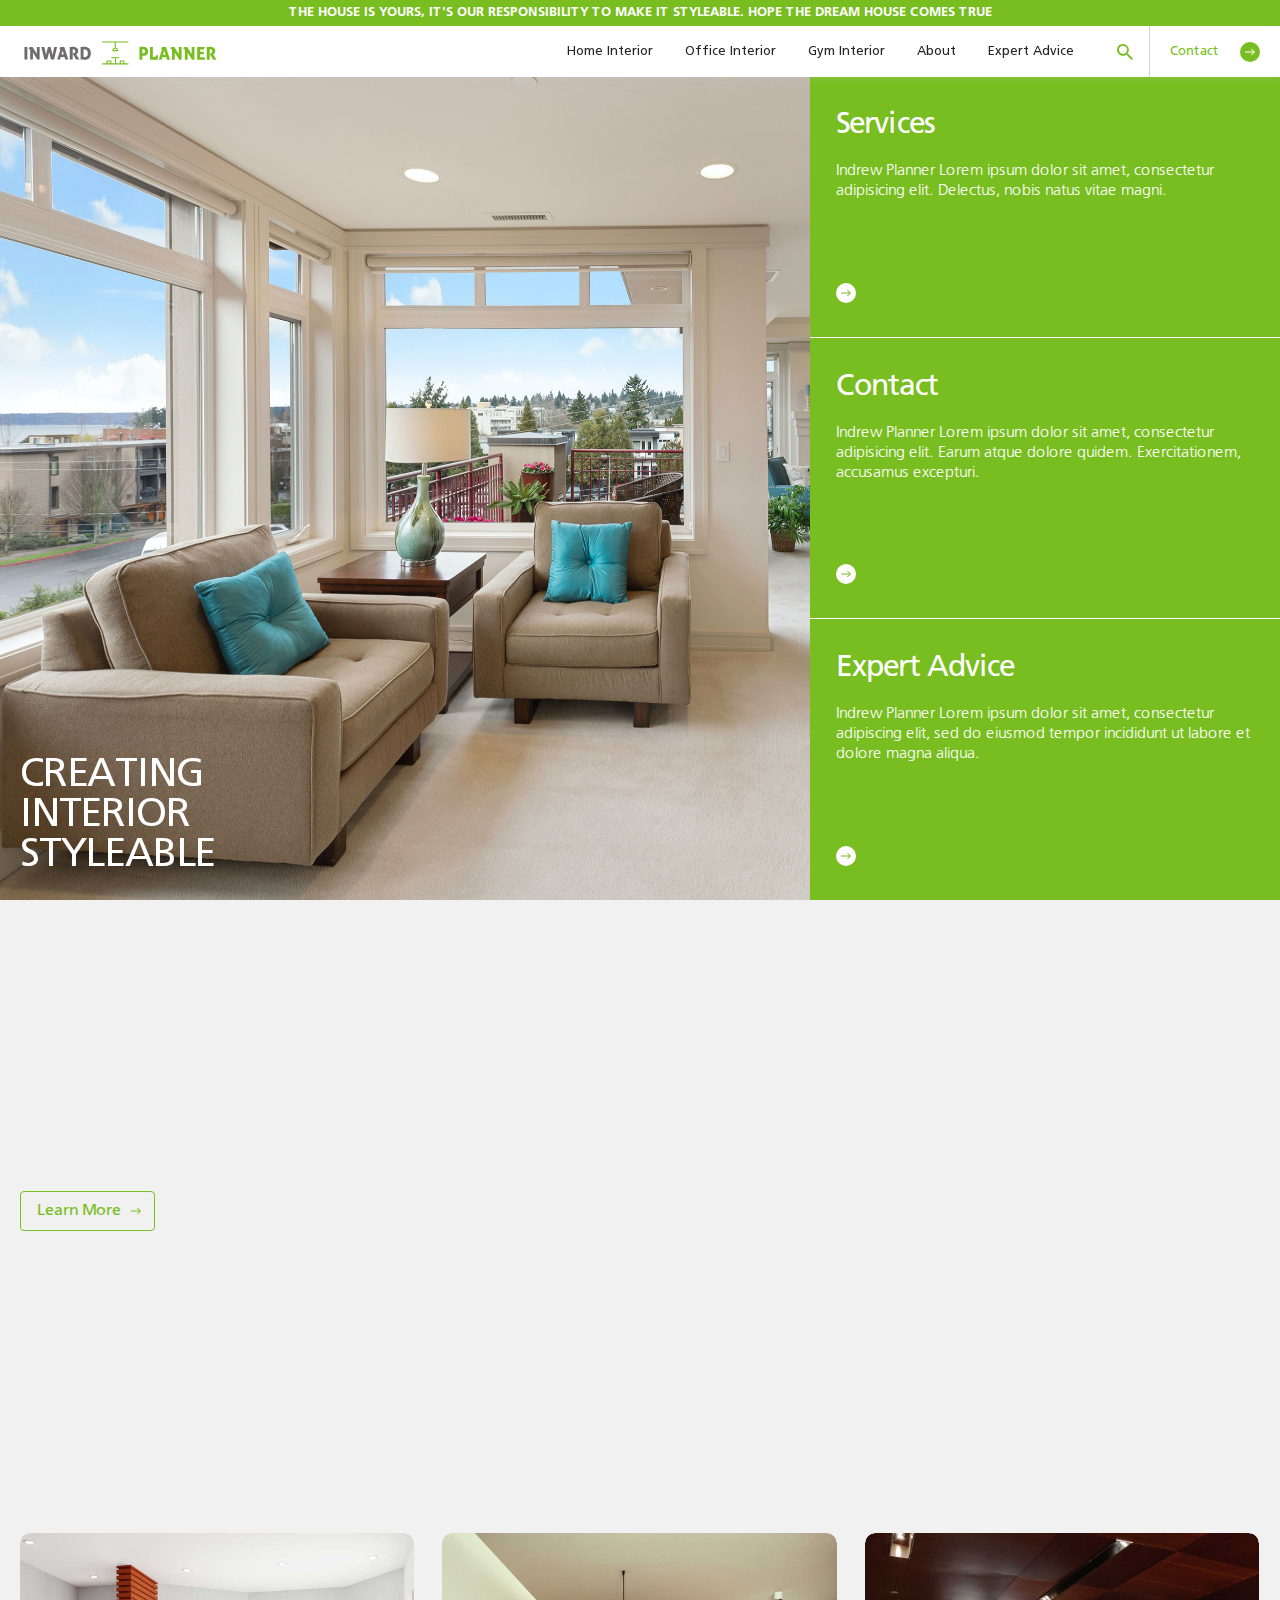
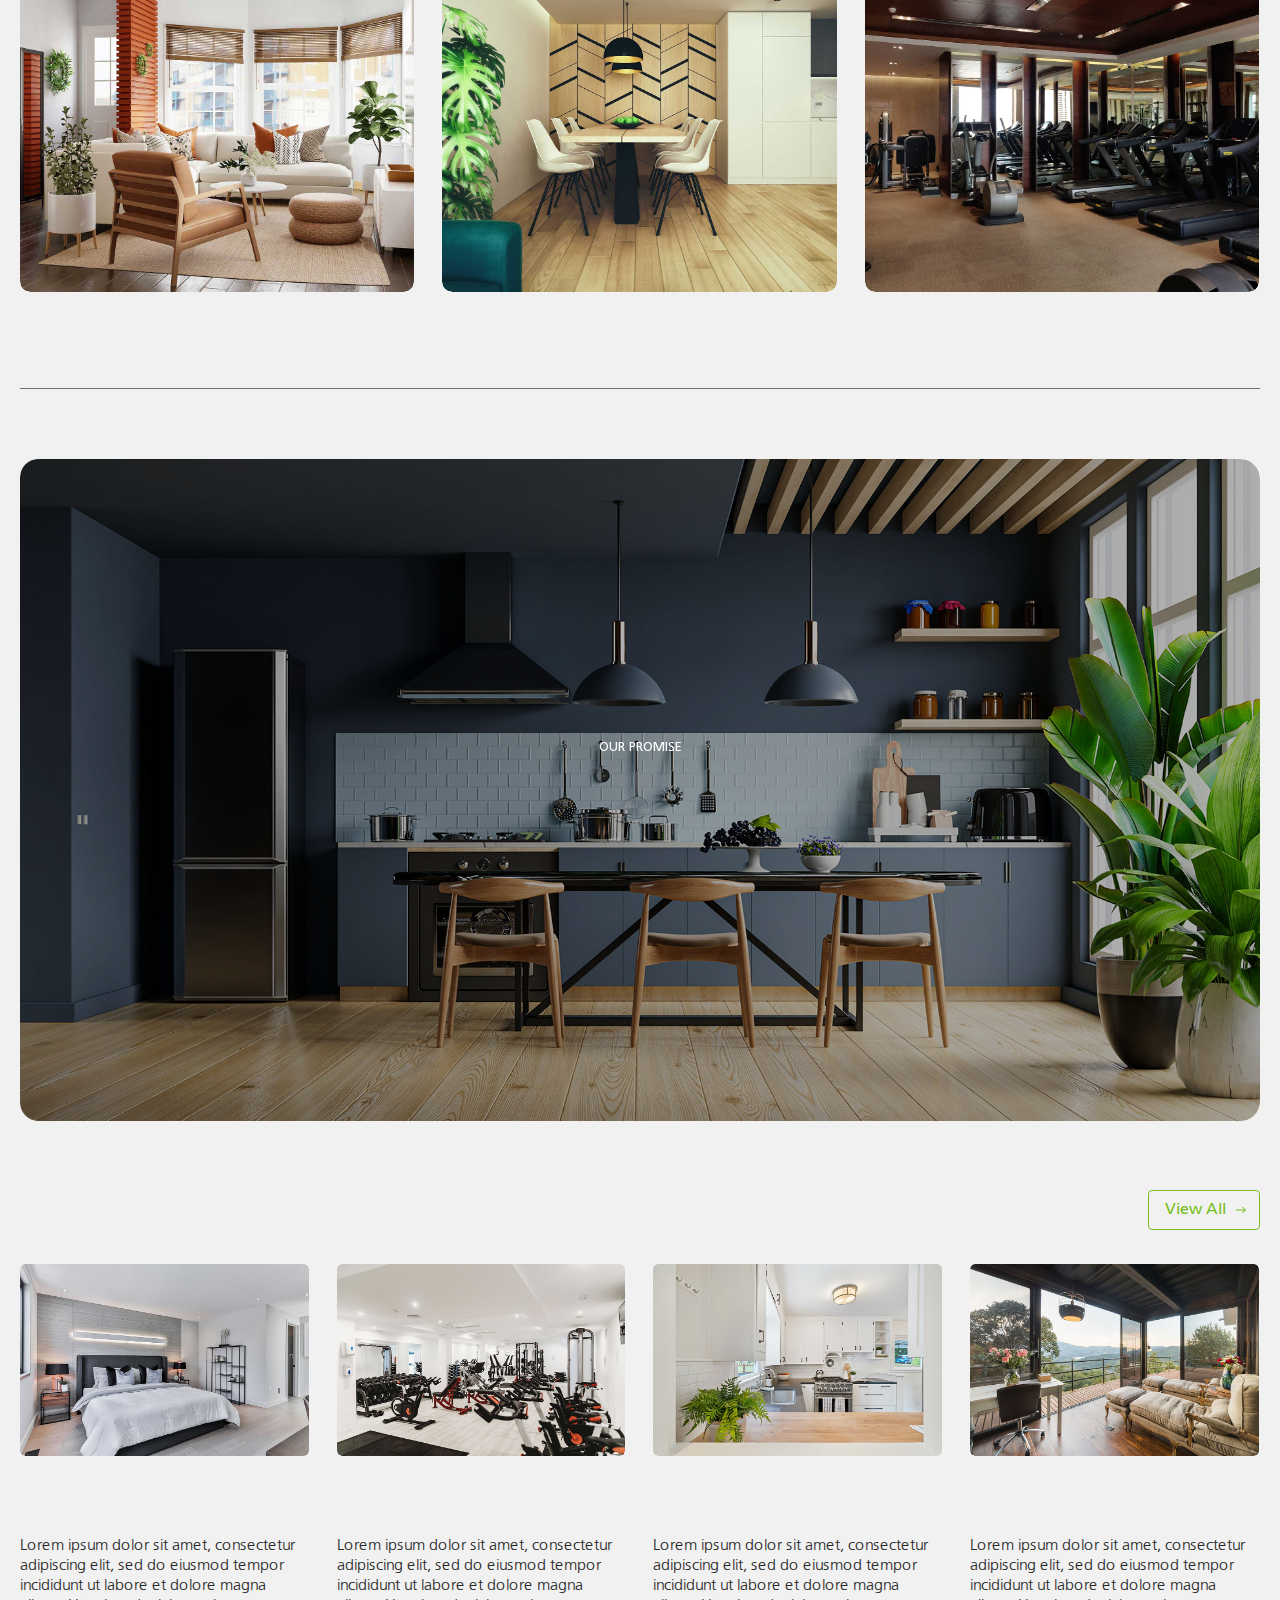
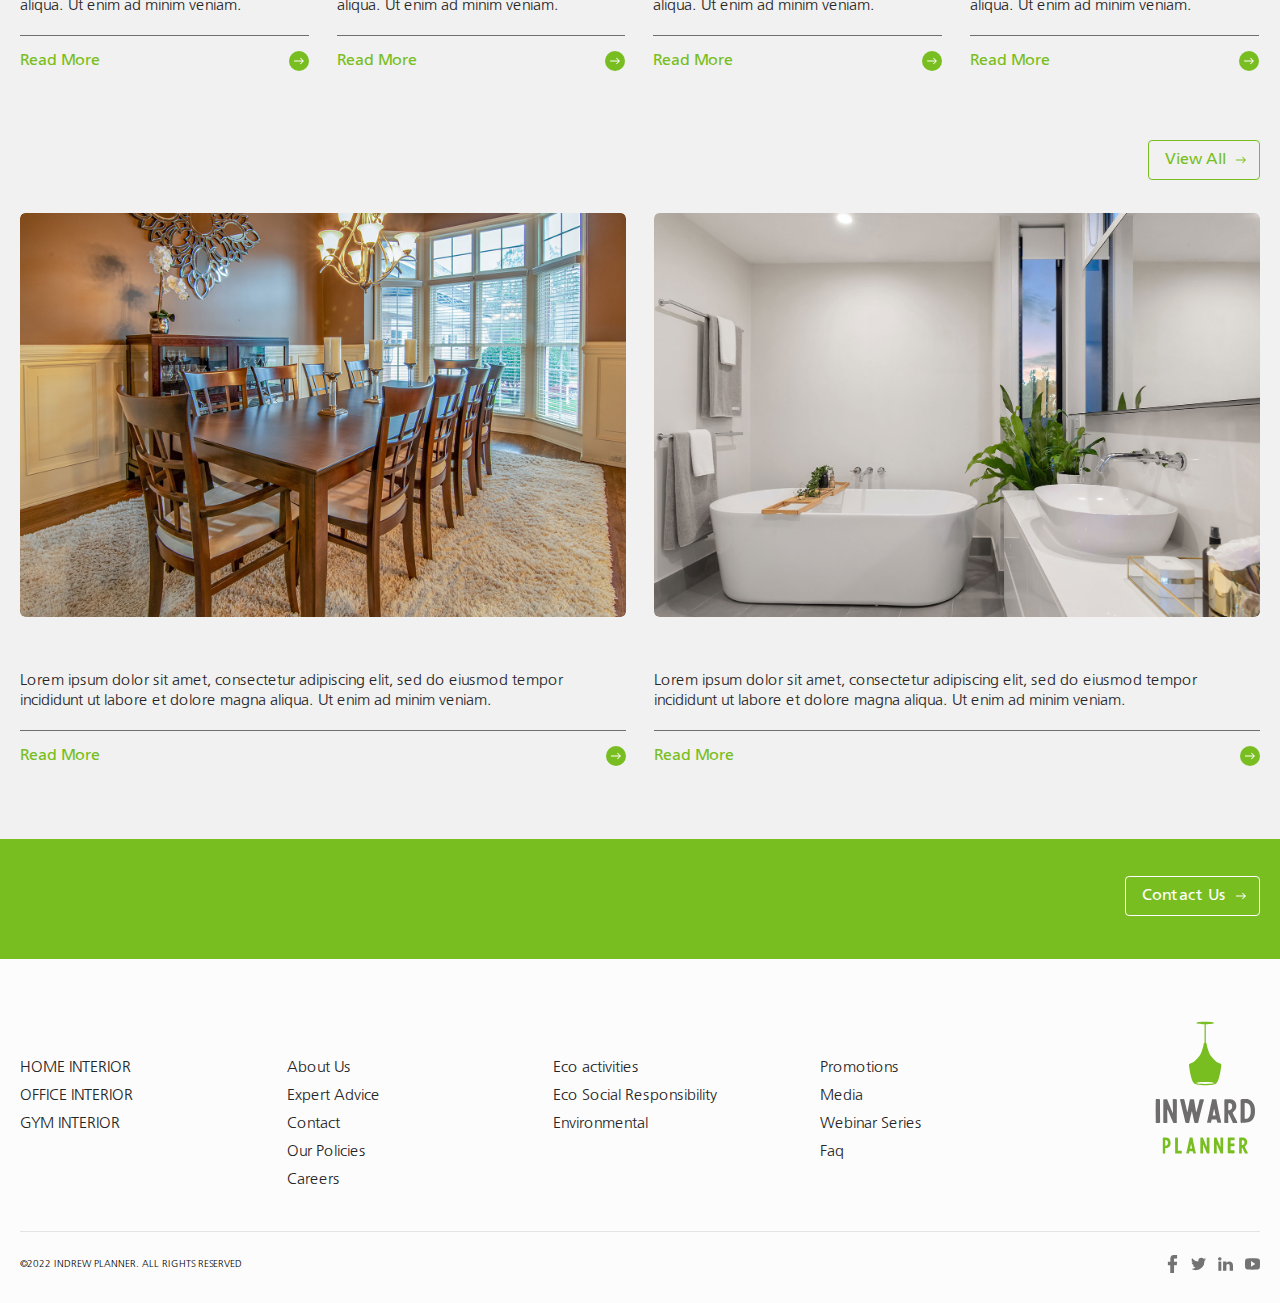
<file: index.html>
<!DOCTYPE html>
<html lang="en">

<head>
    <meta charset="utf-8">
    <meta name="viewport" content="width=device-width,initial-scale=1">
    <meta name="format-detection" content="telephone=no">
    <title>Inward Planner | Home</title>

    <link rel="icon" href="favicon/favicon.svg" type="image/svg" sizes="32x32">

    <link type="text/css" rel="stylesheet" href="css/slick-theme.min.css">
    <link type="text/css" rel="stylesheet" href="css/slick.min.css">
    <link type="text/css" rel="stylesheet" href="css/glider.min.css">
    <link type="text/css" rel="stylesheet" href="css/style.css">
</head>

<body>
    <main class="main-wrap">
        <!-- Beginning header section -->
        <header class="main-header-section">
            <div class="header-subnav red-bg">
                <div class="common-wrap clear">
                    <p>The house is yours, it's our responsibility to make it styleable. Hope the dream house comes true</p>
                </div>
            </div>
            <div class="main-header">
                <div class="common-wrap clear">
                    <div class="header-inner">
                        <div class="logo-wrap">
                            <div class="main-logo">
                                <a href="index.html" class="logo"><img src="svgs/main-logo.svg" alt=""></a>
                            </div>
                            <div class="search-trigger">
                                <figure>
                                    <img src="svgs/ic-search.svg" alt="">
                                    <img src="svgs/ic_search.svg" alt="">
                                </figure>
                            </div>
                            <div class="phone-nav" id="phone-nav">
                                <div></div>
                            </div>
                        </div>
                        <div class="nav-wrap ">
                            <div class="nav-wrap-inner">

                                <nav class="main-nav">
                                    <ul>
                                        <li><a href="home-interior.html">Home Interior</a></li>
                                        <li><a href="home-interior.html">Office Interior</a></li>
                                        <li><a href="home-interior.html">Gym Interior</a></li>
                                        <li><a href="about.html">About</a></li>
                                        <li><a href="expert-advice.html">Expert Advice</a></li>
                                        <li><a href="contact.html">Contact</a></li>
                                    </ul>
                                </nav>
                                <nav class="sidenav-nav">
                                    <ul>
                                        <li class="search-icon"><a href="#">
                                                <img src="svgs/ic-search.svg" alt="">
                                                <img src="svgs/ic_search.svg" alt="">
                                            </a></li>
                                        <li><a href="contact.html">Contact
                                                <div class="circle-btn">
                                                    <figure class="cta-rect-circle">
                                                        <img src="svgs/ic-plain-white-right-arrow.svg" alt="">
                                                    </figure>
                                                    <figure class="cta-rect-circle-animate">
                                                        <img src="svgs/ic-plain-white-right-arrow.svg" alt="">
                                                    </figure>
                                                </div>
                                            </a>
                                        </li>
                                    </ul>
                                </nav>
                            </div>
                        </div>
                    </div>
                </div>
            </div>
        </header>
        <!-- //End header section -->

        <!-- Beginning main content section -->
        <div class="main-content-wrap home section">
            <div class="hero-wrap section">
                <div class="hero-bg">
                    <figure>
                        <img src="images/hero.jpg" alt="Hero">
                    </figure>
                </div>
                <div class="hero-sidebar">
                    <div class="common-wrap clear">
                        <div class="hero-title anim-el">
                            <h2>Creating Interior Styleable</h2>
                        </div>
                    </div>
                    <div class="side-bar-wrap flex">
                        <a href="#services" class="side-bar circle-btn-hover side-bar-scroll">
                            <h3 class="anim-el">Services</h3>
                            <p>Indrew Planner Lorem ipsum dolor sit amet, consectetur adipisicing elit. Delectus, nobis natus vitae magni.</p>
                            <div class="btn-icon circle-white">
                                <div class="circle-btn">
                                    <figure class="cta-rect-circle">
                                        <img src="svgs/ic-plain-red-right-arrow.svg" alt="">
                                    </figure>
                                    <figure class="cta-rect-circle-animate">
                                        <img src="svgs/ic-plain-red-right-arrow.svg" alt="">
                                    </figure>
                                </div>
                            </div>
                            <div class="btn-icon circle-red">
                                <div class="circle-btn">
                                    <figure class="cta-rect-circle">
                                        <img src="svgs/ic-plain-white-right-arrow.svg" alt="">
                                    </figure>
                                    <figure class="cta-rect-circle-animate">
                                        <img src="svgs/ic-plain-white-right-arrow.svg" alt="">
                                    </figure>
                                </div>
                            </div>

                        </a>
                        <a href="contact.html" class="side-bar circle-btn-hover">
                            <h3 class="anim-el">Contact</h3>
                            <p>Indrew Planner Lorem ipsum dolor sit amet, consectetur adipisicing elit. Earum atque dolore quidem. Exercitationem, accusamus excepturi.</p>
                            <div class="btn-icon circle-white">
                                <div class="circle-btn">
                                    <figure class="cta-rect-circle">
                                        <img src="svgs/ic-plain-red-right-arrow.svg" alt="">
                                    </figure>
                                    <figure class="cta-rect-circle-animate">
                                        <img src="svgs/ic-plain-red-right-arrow.svg" alt="">
                                    </figure>
                                </div>
                            </div>
                            <div class="btn-icon circle-red">
                                <div class="circle-btn">
                                    <figure class="cta-rect-circle">
                                        <img src="svgs/ic-plain-white-right-arrow.svg" alt="">
                                    </figure>
                                    <figure class="cta-rect-circle-animate">
                                        <img src="svgs/ic-plain-white-right-arrow.svg" alt="">
                                    </figure>
                                </div>
                            </div>
                        </a>
                        <a href="expert-advice.html" class="side-bar circle-btn-hover side-bar-scroll">
                            <h3 class="anim-el">Expert Advice</h3>
                            <p>Indrew Planner Lorem ipsum dolor sit amet, consectetur adipiscing elit, sed do eiusmod tempor incididunt ut labore et dolore magna aliqua.</p>
                            <div class="btn-icon circle-white">
                                <div class="circle-btn">
                                    <figure class="cta-rect-circle">
                                        <img src="svgs/ic-plain-red-right-arrow.svg" alt="">
                                    </figure>
                                    <figure class="cta-rect-circle-animate">
                                        <img src="svgs/ic-plain-red-right-arrow.svg" alt="">
                                    </figure>
                                </div>
                            </div>
                            <div class="btn-icon circle-red">
                                <div class="circle-btn">
                                    <figure class="cta-rect-circle">
                                        <img src="svgs/ic-plain-white-right-arrow.svg" alt="">
                                    </figure>
                                    <figure class="cta-rect-circle-animate">
                                        <img src="svgs/ic-plain-white-right-arrow.svg" alt="">
                                    </figure>
                                </div>
                            </div>
                        </a>
                    </div>
                </div>
            </div>
            <div class="category-card-wrap section">
                <div class="common-wrap clear">
                    <div class="large-scroll-text-wrap">
                        <div class="intro_paragraph">
                            <h2>Inward Planning is a modern quality interior design company. Which tries to make your life more beautiful.</h2>
                        </div>
                        <div class="learn-more-btn">
                            <a href="about-confirmed.html" class="btn transparent-bg btn-arrow">
                                <span>Learn More</span>
                                <figure class="cta-rect-arrow-right__arrow">
                                    <img src="svgs/ic-plain-red-right-arrow.svg" alt="">
                                </figure>
                                <figure class="cta-rect-arrow-right__arrow-hover">
                                    <img src="svgs/ic-plain-red-right-arrow.svg" alt="">
                                </figure>
                            </a>
                        </div>
                        <div class="large-scroll-text" id="services">
                            <div class='scrolling-text'>
                                <h2 class="scrolling-text-content" id="scrollingText"><em> - Our Service </em><em> - Our Service </em><em> - Our Service </em><em> - Our Service </em><em> - Our Service </em><em> - Our Service </em><em> - Our Service </em><em> - Our Service </em><em> - Our Service </em><em> - Our Service </em><em> - Our Service </em><em> - Our Service </em><em> - Our Service </em><em> - Our Service </em><em> - Our Service </em><em> - Our Service </em><em> - Our Service </em><em> - Our Service </em><em> - Our Service </em><em> - Our Service </em><em> - Our Service </em><em> - Our Service </em><em> - Our Service </em><em> - Our Service </em><em> - Our Service </em><em> - Our Service </em><em> - Our Service </em><em> - Our Service </em></h2>
                            </div>
                        </div>
                    </div>
                    <div class="category-card-item-wrap zoom-image flex">
                        <a href="home-interior.html" class="category-card-item">
                            <picture>
                                <img src="images/home-decor.jpg" alt="">
                            </picture>
                            <h4>Home Interior</h4>
                        </a>
                        <a href="home-interior.html" class="category-card-item">
                            <picture>
                                <img src="images/office-decor.jpg" alt="">
                            </picture>
                            <h4>Office Interior</h4>
                        </a>
                        <a href="home-interior.html" class="category-card-item">
                            <picture>
                                <img src="images/gym-decor.jpg" alt="">
                            </picture>
                            <h4>GYM Interior</h4>
                        </a>
                    </div>
                </div>
            </div>
            <div class="image-break-wrap section">
                <div class="common-wrap clear">
                    <div class="image-break zoom-image">
                        <figure>
                            <img src="images/banners-bg.jpg" alt="Hero">
                        </figure>
                        <div class="image-break-content">
                            <em>Our Promise</em>
                            <h3>Trust and reliability for your every interior need</h3>
                        </div>
                    </div>
                </div>
            </div>
            <div class="expert-advice-wrap section" id="expert-advice">
                <div class="common-wrap clear">
                    <div class="latest-news-intro">
                        <h3>Expert Advice</h3>
                        <div class="view-all-btn">
                            <a href="expert-advice.html" class="btn transparent-bg btn-arrow">
                                <span>View All</span>
                                <figure class="cta-rect-arrow-right__arrow">
                                    <img src="svgs/ic-plain-red-right-arrow.svg" alt="">
                                </figure>
                                <figure class="cta-rect-arrow-right__arrow-hover">
                                    <img src="svgs/ic-plain-red-right-arrow.svg" alt="">
                                </figure>
                            </a>
                        </div>
                    </div>
                    <div class="expert-advice-card-wrap zoom-image flex" id="expert-advice-card-wrap">
                        <a href="blog-article.html" class="expert-advice-card circle-btn-hover align-content flex">
                            <div>
                                <figure>
                                    <img src="images/luxury-bedroom.jpg" alt="Hero">
                                </figure>
                                <div class="expert-advice-card-title align-content-inner">
                                    <h4>Advance Luxury Bedroom design can be ....</h4>
                                    <p>Lorem ipsum dolor sit amet, consectetur adipiscing elit, sed do eiusmod tempor incididunt ut labore et dolore magna aliqua. Ut enim ad minim veniam.</p>
                                </div>
                                <div class="expert-advice-card-read">
                                    <div class="link-inner-wrap">
                                        <em>Read More</em>
                                        <div class="circle-red">
                                            <div class="circle-btn">
                                                <figure class="cta-rect-circle">
                                                    <img src="svgs/ic-plain-white-right-arrow.svg" alt="">
                                                </figure>
                                                <figure class="cta-rect-circle-animate">
                                                    <img src="svgs/ic-plain-white-right-arrow.svg" alt="">
                                                </figure>
                                            </div>
                                        </div>
                                    </div>
                                </div>
                            </div>
                        </a>
                        <a href="blog-article.html" class="expert-advice-card circle-btn-hover align-content flex">
                            <div>
                                <figure>
                                    <img src="images/gym-interior.jpg" alt="Hero">
                                </figure>
                                <div class="expert-advice-card-title align-content-inner">
                                    <h4>Buy advanced fitness equipment for ....</h4>
                                    <p>Lorem ipsum dolor sit amet, consectetur adipiscing elit, sed do eiusmod tempor incididunt ut labore et dolore magna aliqua. Ut enim ad minim veniam.</p>
                                </div>
                                <div class="expert-advice-card-read">
                                    <div class="link-inner-wrap">
                                        <em>Read More</em>
                                        <div class="circle-red">
                                            <div class="circle-btn">
                                                <figure class="cta-rect-circle">
                                                    <img src="svgs/ic-plain-white-right-arrow.svg" alt="">
                                                </figure>
                                                <figure class="cta-rect-circle-animate">
                                                    <img src="svgs/ic-plain-white-right-arrow.svg" alt="">
                                                </figure>
                                            </div>
                                        </div>
                                    </div>
                                </div>
                            </div>
                        </a>
                        <a href="blog-article.html" class="expert-advice-card circle-btn-hover align-content flex">
                            <div>
                                <figure>
                                    <img src="images/kitchen-decor.jpg" alt="Hero">
                                </figure>
                                <div class="expert-advice-card-title align-content-inner">
                                    <h4>How to Buy advanced kitchen things ...</h4>
                                    <p>Lorem ipsum dolor sit amet, consectetur adipiscing elit, sed do eiusmod tempor incididunt ut labore et dolore magna aliqua. Ut enim ad minim veniam.</p>
                                </div>
                                <div class="expert-advice-card-read">
                                    <div class="link-inner-wrap">
                                        <em>Read More</em>
                                        <div class="circle-red">
                                            <div class="circle-btn">
                                                <figure class="cta-rect-circle">
                                                    <img src="svgs/ic-plain-white-right-arrow.svg" alt="">
                                                </figure>
                                                <figure class="cta-rect-circle-animate">
                                                    <img src="svgs/ic-plain-white-right-arrow.svg" alt="">
                                                </figure>
                                            </div>
                                        </div>
                                    </div>
                                </div>
                            </div>
                        </a>
                        <a href="blog-article.html" class="expert-advice-card circle-btn-hover align-content flex">
                            <div>
                                <figure>
                                    <img src="images/balcony-outdoor.jpg" alt="Hero">
                                </figure>
                                <div class="expert-advice-card-title align-content-inner">
                                    <h4>You should buy Balcony things from ... </h4>
                                    <p>Lorem ipsum dolor sit amet, consectetur adipiscing elit, sed do eiusmod tempor incididunt ut labore et dolore magna aliqua. Ut enim ad minim veniam.</p>
                                </div>
                                <div class="expert-advice-card-read">
                                    <div class="link-inner-wrap">
                                        <em>Read More</em>
                                        <div class="circle-red">
                                            <div class="circle-btn">
                                                <figure class="cta-rect-circle">
                                                    <img src="svgs/ic-plain-white-right-arrow.svg" alt="">
                                                </figure>
                                                <figure class="cta-rect-circle-animate">
                                                    <img src="svgs/ic-plain-white-right-arrow.svg" alt="">
                                                </figure>
                                            </div>
                                        </div>
                                    </div>
                                </div>
                            </div>
                        </a>
                    </div>
                </div>
            </div>
            <div class="latest-news-wrap section">
                <div class="common-wrap clear">
                    <div class="latest-news-intro">
                        <h3>Recent News</h3>
                        <div class="view-all-btn">
                            <a href="expert-advice.html" class="btn transparent-bg btn-arrow">
                                <span>View All</span>
                                <figure class="cta-rect-arrow-right__arrow">
                                    <img src="svgs/ic-plain-red-right-arrow.svg" alt="">
                                </figure>
                                <figure class="cta-rect-arrow-right__arrow-hover">
                                    <img src="svgs/ic-plain-red-right-arrow.svg" alt="">
                                </figure>
                            </a>
                        </div>
                    </div>
                    <div class="latest-news-card-wrap zoom-image flex" id="latest-news-card-slider">
                        <a href="blog-article.html" class="latest-news-card circle-btn-hover flex align-content">
                            <div>
                                <picture>
                                    <img src="images/Dining-area.jpg" alt="">
                                </picture>
                                <div class="latest-news-card-title align-content-inner">
                                    <h4>Which wood should be good to made Dining table?</h4>
                                    <p>Lorem ipsum dolor sit amet, consectetur adipiscing elit, sed do eiusmod tempor incididunt ut labore et dolore magna aliqua. Ut enim ad minim veniam.</p>
                                </div>
                                <div class="expert-advice-card-read">
                                    <div class="link-inner-wrap">
                                        <em>Read More</em>
                                        <div class="circle-red">
                                            <div class="circle-btn">
                                                <figure class="cta-rect-circle">
                                                    <img src="svgs/ic-plain-white-right-arrow.svg" alt="">
                                                </figure>
                                                <figure class="cta-rect-circle-animate">
                                                    <img src="svgs/ic-plain-white-right-arrow.svg" alt="">
                                                </figure>
                                            </div>
                                        </div>
                                    </div>
                                </div>
                            </div>
                        </a>
                        <a href="blog-article.html" class="latest-news-card circle-btn-hover flex align-content">
                            <div>
                                <picture>
                                    <img src="images/bathroom.jpg" alt="">
                                </picture>
                                <div class="latest-news-card-title align-content-inner">
                                    <h4>Maybe greenery can make your bathroom more beautiful</h4>
                                    <p>Lorem ipsum dolor sit amet, consectetur adipiscing elit, sed do eiusmod tempor incididunt ut labore et dolore magna aliqua. Ut enim ad minim veniam.</p>
                                </div>
                                <div class="expert-advice-card-read">
                                    <div class="link-inner-wrap">
                                        <em>Read More</em>
                                        <div class="circle-red">
                                            <div class="circle-btn">
                                                <figure class="cta-rect-circle">
                                                    <img src="svgs/ic-plain-white-right-arrow.svg" alt="">
                                                </figure>
                                                <figure class="cta-rect-circle-animate">
                                                    <img src="svgs/ic-plain-white-right-arrow.svg" alt="">
                                                </figure>
                                            </div>
                                        </div>
                                    </div>
                                </div>
                            </div>
                        </a>
                        <a href="blog-article.html" class="latest-news-card circle-btn-hover flex align-content tablet">
                            <div>
                                <picture>
                                    <img src="images/Dining-area.jpg" alt="">
                                </picture>
                                <div class="latest-news-card-title align-content-inner">
                                    <h4>Which wood should be good to made Dining table?</h4>
                                    <p>Lorem ipsum dolor sit amet, consectetur adipiscing elit, sed do eiusmod tempor incididunt ut labore et dolore magna aliqua. Ut enim ad minim veniam.</p>
                                </div>
                                <div class="expert-advice-card-read">
                                    <div class="link-inner-wrap">
                                        <em>Read More</em>
                                        <div class="circle-red">
                                            <div class="circle-btn">
                                                <figure class="cta-rect-circle">
                                                    <img src="svgs/ic-plain-white-right-arrow.svg" alt="">
                                                </figure>
                                                <figure class="cta-rect-circle-animate">
                                                    <img src="svgs/ic-plain-white-right-arrow.svg" alt="">
                                                </figure>
                                            </div>
                                        </div>
                                    </div>
                                </div>
                            </div>
                        </a>
                        <a href="blog-article.html" class="latest-news-card circle-btn-hover flex align-content tablet">
                            <div>
                                <picture>
                                    <img src="images/bathroom.jpg" alt="">
                                </picture>
                                <div class="latest-news-card-title align-content-inner">
                                    <h4>Maybe greenery can make your bathroom more beautiful</h4>
                                    <p>Lorem ipsum dolor sit amet, consectetur adipiscing elit, sed do eiusmod tempor incididunt ut labore et dolore magna aliqua. Ut enim ad minim veniam.</p>
                                </div>
                                <div class="expert-advice-card-read">
                                    <div class="link-inner-wrap">
                                        <em>Read More</em>
                                        <div class="circle-red">
                                            <div class="circle-btn">
                                                <figure class="cta-rect-circle">
                                                    <img src="svgs/ic-plain-white-right-arrow.svg" alt="">
                                                </figure>
                                                <figure class="cta-rect-circle-animate">
                                                    <img src="svgs/ic-plain-white-right-arrow.svg" alt="">
                                                </figure>
                                            </div>
                                        </div>
                                    </div>
                                </div>
                            </div>
                        </a>
                    </div>
                </div>
            </div>
            <div class="contact-bar-wrap red-bg section">
                <div class="common-wrap clear">
                    <div class="contact-bar-inner flex-box flex-vertical-align">
                        <h3>We would like to hear from you.</h3>
                        <div class="view-all-btn">
                            <a href="contact.html" class="btn transparent-white-bg btn-arrow">
                                <span>Contact Us</span>
                                <figure class="cta-rect-arrow-right__arrow">
                                    <img src="svgs/ic-plain-white-right-arrow.svg" alt="">
                                </figure>
                                <figure class="cta-rect-arrow-right__arrow-hover">
                                    <img src="svgs/ic-plain-white-right-arrow.svg" alt="">
                                </figure>
                            </a>
                        </div>
                    </div>
                </div>
            </div>
        </div>
        <!-- //End main content section -->

        <!-- Beginning footer section -->
        <footer class="main-footer-section">
            <div class="common-wrap clear ">
                <div class="footer-inner flex-box">
                    <div class="footer-logo order-2">
                        <a href="index.html">
                            <img src="svgs/footer-logo.svg" alt="">
                        </a>
                    </div>
                    <div class="footer-widget-wrap flex border-animation">
                        <div class="footer-widget">
                            <h5>Services</h5>
                            <ul>
                                <li>
                                    <a href="home-interior.html">HOME INTERIOR</a>
                                </li>
                                <li>
                                    <a href="home-interior.html">OFFICE INTERIOR</a>
                                </li>
                                <li>
                                    <a href="home-interior.html">GYM INTERIOR</a>
                                </li>
                            </ul>
                        </div>
                        <div class="footer-widget">
                            <h5>Company</h5>
                            <ul>
                                <li>
                                    <a href="about.html">About Us</a>
                                </li>
                                <li>
                                    <a href="expert-advice.html">Expert Advice</a>
                                </li>
                                <li>
                                    <a href="contact.html">Contact</a>
                                </li>
                                <li>
                                    <a href="faq.html">Our Policies</a>
                                </li>
                                <li>
                                    <a href="#">Careers</a>
                                </li>
                            </ul>
                        </div>
                        <div class="footer-widget">
                            <h5>Sustainabilitys</h5>
                            <ul>
                                <li>
                                    <a href="#">Eco activities</a>
                                </li>
                                <li>
                                    <a href="#">Eco Social Responsibility</a>
                                </li>
                                <li>
                                    <a href="#">Environmental</a>
                                </li>
                            </ul>
                        </div>
                        <div class="footer-widget">
                            <h5>Media </h5>
                            <ul>
                                <li>
                                    <a href="#">Promotions</a>
                                </li>
                                <li>
                                    <a href="#">Media</a>
                                </li>
                                <li>
                                    <a href="#">Webinar Series</a>
                                </li>
                                <li>
                                    <a href="faq.html">Faq</a>
                                </li>
                            </ul>
                        </div>
                    </div>
                </div>
            </div>
            <div class="footer-bottom">
                <div class="common-wrap clear">
                    <div class="footer-bottom-inner flex-box">
                        <div class="footer-bottom-left flex-box border-animation">
                            <div class="footer-copyright">
                                <p>©2022 Indrew Planner. All rights reserved</p>
                            </div>
                        </div>
                        <div class="footer-social">
                            <ul>
                                <li>
                                    <a href="#">
                                        <img class="default" src="svgs/social-facebook.svg" alt="">
                                        <img class="hoverd" src="svgs/Facebook.svg" alt="">
                                    </a>
                                </li>
                                <li>
                                    <a href="#">
                                        <img class="default" src="svgs/social-twitter.svg" alt="">
                                        <img class="hoverd" src="svgs/Twitter.svg" alt="">
                                    </a>
                                </li>
                                <li>
                                    <a href="#">
                                        <img class="default" src="svgs/social-linkedin.svg" alt="">
                                        <img class="hoverd" src="svgs/LinkedIn.svg" alt="">
                                    </a>
                                </li>
                                <li>
                                    <a href="#">
                                        <img class="default" src="svgs/social-youtube.svg" alt="">
                                        <img class="hoverd" src="svgs/Youtube.svg" alt="">
                                    </a>
                                </li>
                            </ul>
                        </div>
                    </div>
                </div>
            </div>
        </footer>
        <!-- //End main footer section -->
    </main>
    <div class="search-wrap">
        <div class="search-main">
            <form action="#" method="post">
                <div class="search-input-item">
                    <input type="search" placeholder="Search for products and advice…">
                    <div class="search-remover">

                    </div>
                </div>
                <div class="search-input-item search-submit circle-btn-hover">
                    <input type="submit" value="search">
                    <div class="btn-arrow">
                        <div class="circle-white">
                            <div class="circle-btn">
                                <figure class="cta-rect-circle">
                                    <img src="svgs/ic-plain-red-right-arrow.svg" alt="">
                                </figure>
                                <figure class="cta-rect-circle-animate">
                                    <img src="svgs/ic-plain-red-right-arrow.svg" alt="">
                                </figure>
                            </div>
                        </div>
                    </div>
                </div>
            </form>
        </div>
        <div class="search-overlay"></div>
    </div>
    <script src="js/jquery-3.5.1.min.js"></script>
    <script src="js/slick.min.js"></script>
    <script src="js/headroom.js"></script>
    <script src="js/glider.min.js"></script>
    <script src="js/common-scripts.js" defer></script>
</body>

</html>
</file>
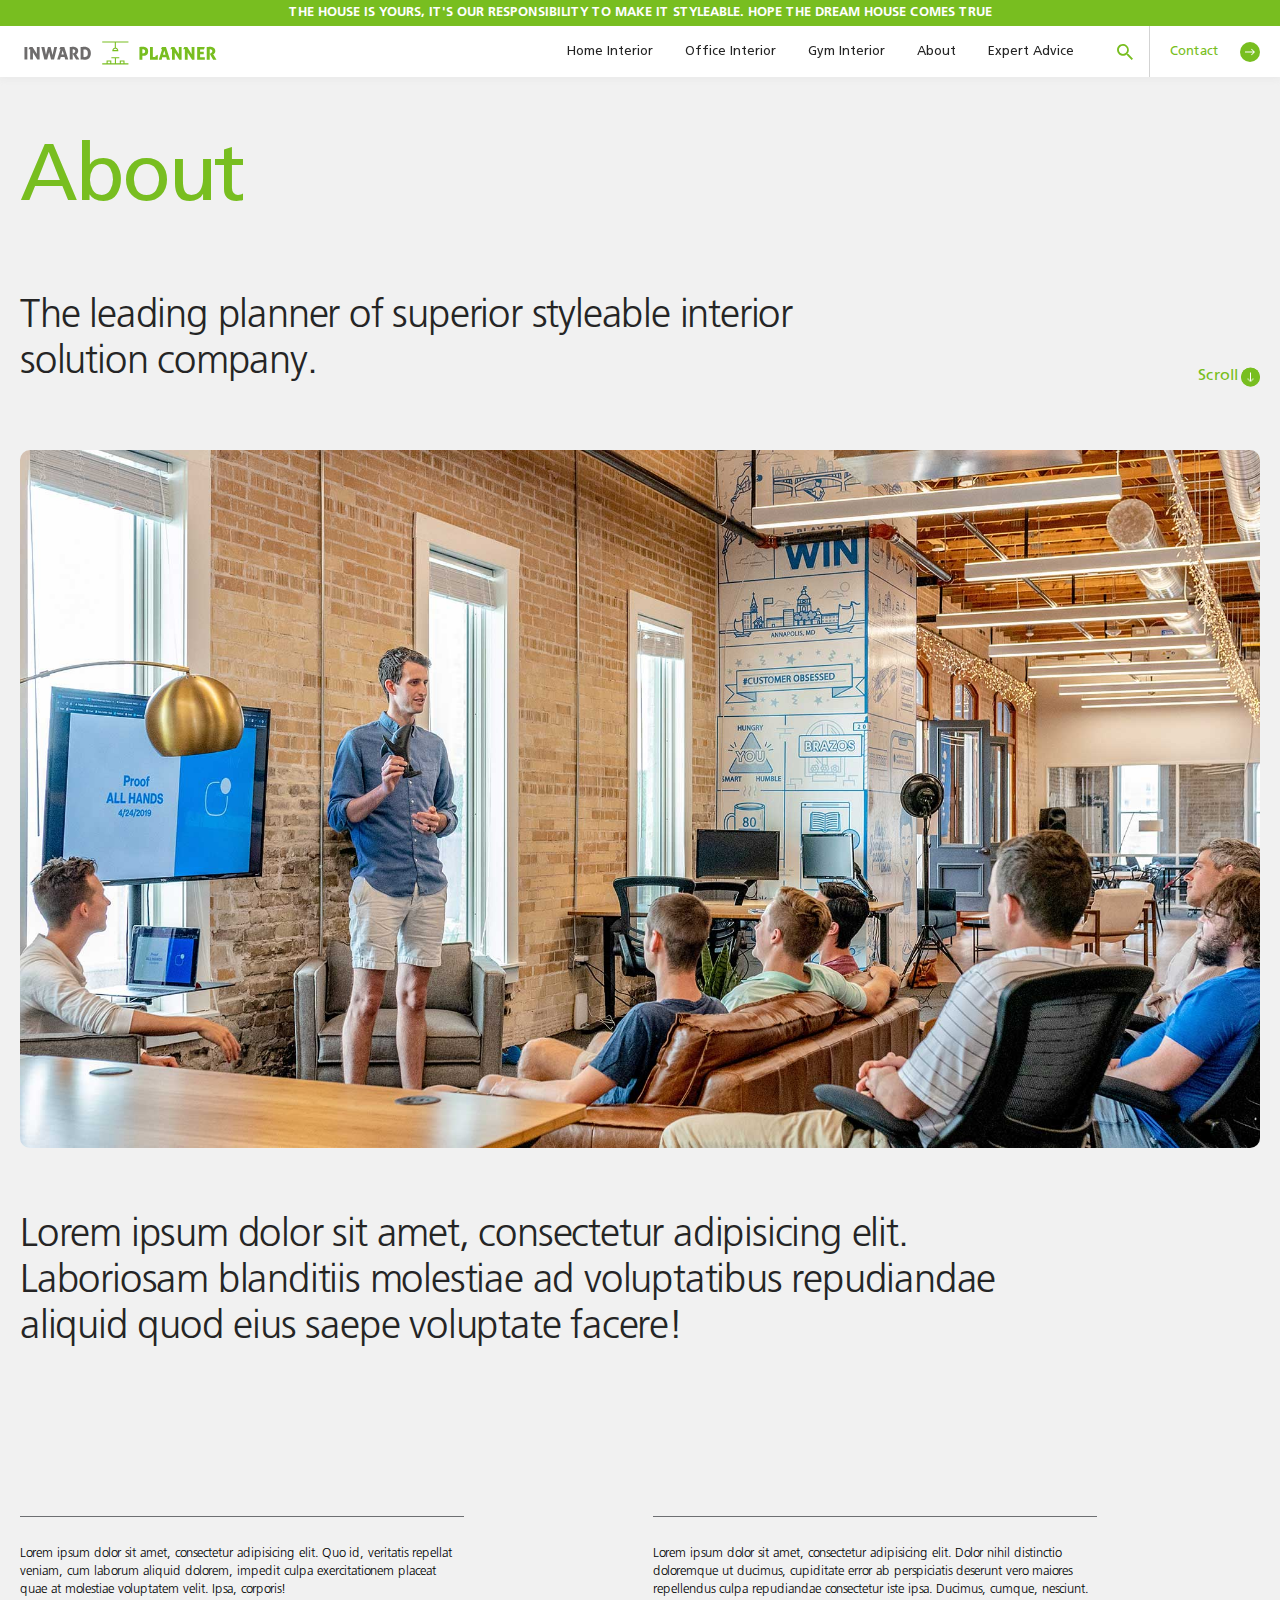
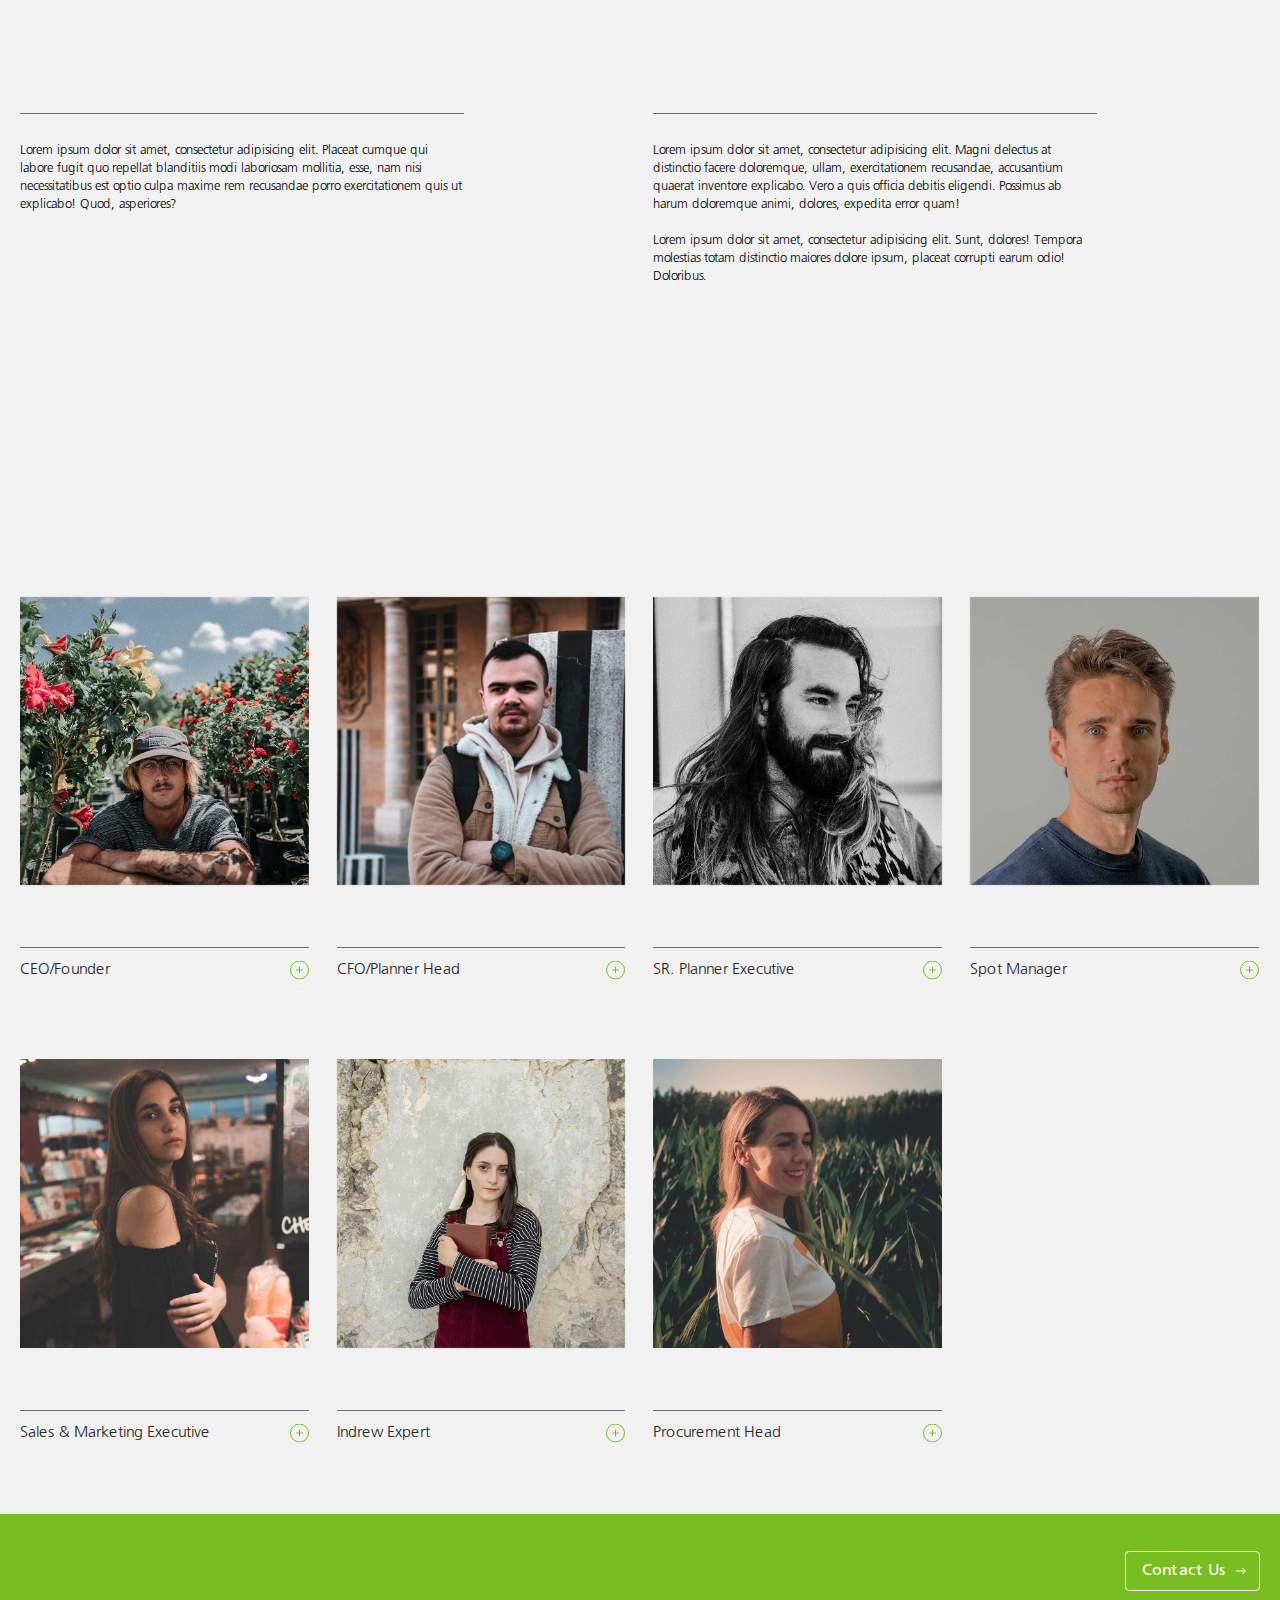
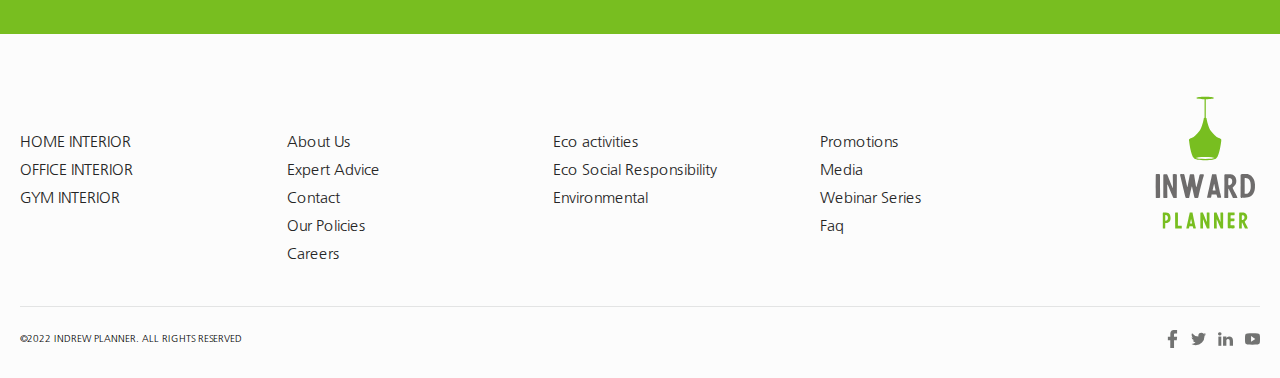
<file: about.html>
<!DOCTYPE html>
<html lang="zxx">
<head>
    <meta charset="utf-8">
    <meta name="viewport" content="width=device-width,initial-scale=1">
    <meta name="format-detection" content="telephone=no">
    <title>Inward Planner | About</title>
    <link rel="icon" href="favicon/favicon.svg" type="image/svg" sizes="32x32">
    <link type="text/css" rel="stylesheet" href="css/slick-theme.min.css">
    <link type="text/css" rel="stylesheet" href="css/slick.min.css">
    <link type="text/css" rel="stylesheet" href="css/glider.min.css">
    <link type="text/css" rel="stylesheet" href="css/style.css">
</head>

<body>
    <main class="main-wrap">
        <!-- Beginning header section -->
        <header class="main-header-section">
            <div class="header-subnav red-bg">
                <div class="common-wrap clear">
                    <p>The house is yours, it's our responsibility to make it styleable. Hope the dream house comes true</p>
                </div>
            </div>
            <div class="main-header">
                <div class="common-wrap clear">
                    <div class="header-inner">
                        <div class="logo-wrap">
                            <div class="main-logo">
                                <a href="index.html" class="logo"><img src="svgs/main-logo.svg" alt=""></a>
                            </div>
                            <div class="search-trigger">
                                <figure>
                                    <img src="svgs/ic-search.svg" alt="">
                                    <img src="svgs/ic_search.svg" alt="">
                                </figure>
                            </div>
                            <div class="phone-nav" id="phone-nav">
                                <div></div>
                            </div>
                        </div>
                        <div class="nav-wrap ">
                            <div class="nav-wrap-inner">

                                <nav class="main-nav">
                                    <ul>
                                        <li><a href="home-interior.html">Home Interior</a></li>
                                        <li><a href="home-interior.html">Office Interior</a></li>
                                        <li><a href="home-interior.html">Gym Interior</a></li>
                                        <li><a href="about.html">About</a></li>
                                        <li><a href="expert-advice.html">Expert Advice</a></li>
                                        <li><a href="contact.html">Contact</a></li>
                                    </ul>
                                </nav>
                                <nav class="sidenav-nav">
                                    <ul>
                                        <li class="search-icon"><a href="#">
                                                <img src="svgs/ic-search.svg" alt="">
                                                <img src="svgs/ic_search.svg" alt="">
                                            </a></li>
                                        <li><a href="contact.html">Contact
                                                <div class="circle-btn">
                                                    <figure class="cta-rect-circle">
                                                        <img src="svgs/ic-plain-white-right-arrow.svg" alt="">
                                                    </figure>
                                                    <figure class="cta-rect-circle-animate">
                                                        <img src="svgs/ic-plain-white-right-arrow.svg" alt="">
                                                    </figure>
                                                </div>
                                            </a>
                                        </li>
                                    </ul>
                                </nav>
                            </div>
                        </div>
                    </div>
                </div>
            </div>
        </header>
        <!-- //End header section -->

        <!-- Beginning main content section -->
        <div class="section main-content-wrap about-confirmed">

            <div class="section about-intro-wrap">
                <div class="common-wrap clear">
                    <div class="about-intro-inner">
                        <div class="about-intro-heading">
                            <h1>About</h1>
                            <div class="about-intro-paragraph-wrap flex-box">
                                <div class="about-intro-paragraph">
                                    <p>The leading planner of superior styleable interior solution company.</p>
                                </div>
                                <div class="about-intro-scroll">
                                    <div class="scroll-bottom-btn mb-31">
                                        <a href="#scroll-section" class="btn btn-download details-btn">
                                            <span>Scroll</span>
                                            <div class="download-btn">
                                                <figure class="cta-rect-download">
                                                    <img src="svgs/ic-red-arrow-down.svg" alt="">
                                                </figure>
                                                <figure class="cta-rect-download-animate">
                                                    <img src="svgs/ic-red-arrow-down.svg" alt="">
                                                </figure>
                                            </div>
                                        </a>
                                    </div>
                                </div>
                            </div>
                        </div>
                        <div class="about-intro-hero">
                            <figure>
                                <img src="images/about/about-hero.jpg" alt="Hero">
                            </figure>
                        </div>
                    </div>
                </div>
            </div>

            <div class="section common-product-card-wrap" id="scroll-section">
                <div class="common-wrap clear">
                    <div class="common-product-card-inner">
                        <div class="common-product-card-main">
                            <div class="common-product-card-heading">
                                <p>Lorem ipsum dolor sit amet, consectetur adipisicing elit. Laboriosam blanditiis molestiae ad voluptatibus repudiandae aliquid quod eius saepe voluptate facere!</p>
                            </div>
                            <div class="common-product-card-item-wrap flex">
                                <div class="common-product-card-item flex">
                                    <div class="common-product-card-item-heading">
                                        <h4>You Deserve the Best</h4>
                                    </div>
                                    <div class="common-product-card-content">
                                        <p>Lorem ipsum dolor sit amet, consectetur adipisicing elit. Quo id, veritatis repellat veniam, cum laborum aliquid dolorem, impedit culpa exercitationem placeat quae at molestiae voluptatem velit. Ipsa, corporis!</p>
                                    </div>
                                </div>
                                <div class="common-product-card-item flex">
                                    <div class="common-product-card-item-heading">
                                        <h4>Trust and Reliability</h4>
                                    </div>
                                    <div class="common-product-card-content">
                                        <p>Lorem ipsum dolor sit amet, consectetur adipisicing elit. Dolor nihil distinctio doloremque ut ducimus, cupiditate error ab perspiciatis deserunt vero maiores repellendus culpa repudiandae consectetur iste ipsa. Ducimus, cumque, nesciunt.</p>
                                    </div>
                                </div>
                                <div class="common-product-card-item flex">
                                    <div class="common-product-card-item-heading">
                                        <h4>Make Living Liveable</h4>
                                    </div>
                                    <div class="common-product-card-content">
                                        <p>Lorem ipsum dolor sit amet, consectetur adipisicing elit. Placeat cumque qui labore fugit quo repellat blanditiis modi laboriosam mollitia, esse, nam nisi necessitatibus est optio culpa maxime rem recusandae porro exercitationem quis ut explicabo! Quod, asperiores?</p>
                                    </div>
                                </div>
                                <div class="common-product-card-item flex">
                                    <div class="common-product-card-item-heading">
                                        <h4>Design Certification</h4>
                                    </div>
                                    <div class="common-product-card-content">
                                        <p>Lorem ipsum dolor sit amet, consectetur adipisicing elit. Magni delectus at distinctio facere doloremque, ullam, exercitationem recusandae, accusantium quaerat inventore explicabo. Vero a quis officia debitis eligendi. Possimus ab harum doloremque animi, dolores, expedita error quam!</p>
                                        <p>Lorem ipsum dolor sit amet, consectetur adipisicing elit. Sunt, dolores! Tempora molestias totam distinctio maiores dolore ipsum, placeat corrupti earum odio! Doloribus.</p>
                                    </div>
                                </div>
                            </div>
                        </div>
                    </div>
                </div>
            </div>

            <div class="section expert-our-team-wrap">
                <div class="common-wrap clear">
                    <div class="expert-our-team-inner">
                        <div class="large-scroll-text">
                            <div class="scrolling-text">
                                <h2 class="scrolling-text-content anim-el in-view" id="scrollingText" style="transform: translateX(-800px);"><em> - Our Team </em><em> - Our Team </em><em> - Our Team </em><em> - Our Team </em><em> - Our Team </em><em> - Our Team </em><em> - Our Team </em><em> - Our Team </em><em> - Our Team </em><em> - Our Team </em><em> - Our Team </em><em> - Our Team </em><em> - Our Team </em><em> - Our Team </em><em> - Our Team </em><em> - Our Team </em><em> - Our Team </em><em> - Our Team </em><em> - Our Team </em><em> - Our Team </em><em> - Our Team </em><em> - Our Team </em><em> - Our Team </em><em> - Our Team </em><em> - Our Team </em><em> - Our Team </em><em> - Our Team </em><em> - Our Team </em></h2>
                            </div>
                        </div>
                        <div class="expert-our-team-item-wrap flex">
                            <a href="#executive-modal-one" class="expert-advice-card circle-btn-hover align-content flex">
                                <div>
                                    <picture>
                                        <img src="images/about/member-1.jpg" alt="">
                                    </picture>
                                    <div class="expert-advice-card-title align-content-inner">
                                        <h4 class="anim-el in-view">Lawre Dink</h4>
                                    </div>
                                    <div class="expert-advice-card-read">
                                        <div class="link-inner-wrap">
                                            <em>CEO/Founder</em>
                                        </div>
                                    </div>
                                </div>

                            </a>
                            <a href="#executive-modal-two" class="expert-advice-card circle-btn-hover align-content flex">
                                <div>
                                    <picture>
                                        <img src="images/about/member-2.jpg"  alt="">
                                    </picture>
                                    <div class="expert-advice-card-title align-content-inner">
                                        <h4 class="anim-el in-view">Stefen Hawk</h4>
                                    </div>
                                    <div class="expert-advice-card-read">
                                        <div class="link-inner-wrap">
                                            <em>CFO/Planner Head</em>
                                        </div>
                                    </div>
                                </div>

                            </a>
                            <a href="#executive-modal-three" class="expert-advice-card circle-btn-hover align-content flex">
                                <div>
                                    <picture>
                                        <img src="images/about/member-3.jpg" alt="">
                                    </picture>
                                    <div class="expert-advice-card-title align-content-inner">
                                        <h4 class="anim-el in-view">Uhahid Bera</h4>
                                    </div>
                                    <div class="expert-advice-card-read">
                                        <div class="link-inner-wrap">
                                            <em>SR. Planner Executive</em>
                                        </div>
                                    </div>
                                </div>

                            </a>
                            <a href="#executive-modal-four" class="expert-advice-card circle-btn-hover align-content flex">
                                <div>
                                    <picture>
                                        <img src="images/about/member-4.jpg" alt="">
                                    </picture>
                                    <div class="expert-advice-card-title align-content-inner">
                                        <h4 class="anim-el in-view">Eric Hundy</h4>
                                    </div>
                                    <div class="expert-advice-card-read">
                                        <div class="link-inner-wrap">
                                            <em>Spot Manager</em>
                                        </div>
                                    </div>
                                </div>

                            </a>
                            <a href="#executive-modal-five" class="expert-advice-card circle-btn-hover align-content flex">
                                <div>
                                    <picture>
                                        <img src="images/about/member-5.jpg" alt="">
                                    </picture>
                                    <div class="expert-advice-card-title align-content-inner">
                                        <h4 class="anim-el in-view">Maria Anne</h4>
                                    </div>
                                    <div class="expert-advice-card-read">
                                        <div class="link-inner-wrap">
                                            <em>Sales &amp; Marketing Executive</em>
                                        </div>
                                    </div>
                                </div>

                            </a>
                            <a href="#executive-modal-six" class="expert-advice-card circle-btn-hover align-content flex">
                                <div>
                                    <picture>
                                        <img src="images/about/member-6.jpg" alt="">
                                    </picture>
                                    <div class="expert-advice-card-title align-content-inner">
                                        <h4 class="anim-el in-view">Angelina Julie</h4>
                                    </div>
                                    <div class="expert-advice-card-read">
                                        <div class="link-inner-wrap">
                                            <em>Indrew Expert</em>
                                        </div>
                                    </div>
                                </div>

                            </a>
                            <a href="#executive-modal-seven" class="expert-advice-card circle-btn-hover align-content flex">
                                <div>
                                    <picture>
                                        <img src="images/about/member-7.jpg" alt="">
                                    </picture>
                                    <div class="expert-advice-card-title align-content-inner">
                                        <h4 class="anim-el in-view">Dilhani Rowshon</h4>
                                    </div>
                                    <div class="expert-advice-card-read">
                                        <div class="link-inner-wrap">
                                            <em>Procurement Head</em>
                                        </div>
                                    </div>
                                </div>

                            </a>
                        </div>
                    </div>
                </div>
            </div>

            <div class="section contact-bar-wrap red-bg">
                <div class="common-wrap clear">
                    <div class="contact-bar-inner flex-box flex-vertical-align">
                        <h3 class="anim-el in-view">We would like to hear from you.</h3>
                        <div class="view-all-btn">
                            <a href="contact.html" class="btn transparent-white-bg btn-arrow">
                                <span>Contact Us</span>
                                <figure class="cta-rect-arrow-right__arrow">
                                    <img src="svgs/ic-plain-white-right-arrow.svg" alt="">
                                </figure>
                                <figure class="cta-rect-arrow-right__arrow-hover">
                                    <img src="svgs/ic-plain-white-right-arrow.svg" alt="">
                                </figure>
                            </a>
                        </div>
                    </div>
                </div>
            </div>

        </div>
        <!-- //End main content section -->

        <!-- Beginning footer section -->
        <footer class="main-footer-section">
            <div class="common-wrap clear ">
                <div class="footer-inner flex-box">
                    <div class="footer-logo order-2">
                        <a href="index.html">
                            <img src="svgs/footer-logo.svg" alt="">
                        </a>
                    </div>
                    <div class="footer-widget-wrap flex border-animation">
                        <div class="footer-widget">
                            <h5>Services</h5>
                            <ul>
                                <li>
                                    <a href="home-interior.html">HOME INTERIOR</a>
                                </li>
                                <li>
                                    <a href="home-interior.html">OFFICE INTERIOR</a>
                                </li>
                                <li>
                                    <a href="home-interior.html">GYM INTERIOR</a>
                                </li>
                            </ul>
                        </div>
                        <div class="footer-widget">
                            <h5>Company</h5>
                            <ul>
                                <li>
                                    <a href="about.html">About Us</a>
                                </li>
                                <li>
                                    <a href="expert-advice.html">Expert Advice</a>
                                </li>
                                <li>
                                    <a href="contact.html">Contact</a>
                                </li>
                                <li>
                                    <a href="faq.html">Our Policies</a>
                                </li>
                                <li>
                                    <a href="#">Careers</a>
                                </li>
                            </ul>
                        </div>
                        <div class="footer-widget">
                            <h5>Sustainabilitys</h5>
                            <ul>
                                <li>
                                    <a href="#">Eco activities</a>
                                </li>
                                <li>
                                    <a href="#">Eco Social Responsibility</a>
                                </li>
                                <li>
                                    <a href="#">Environmental</a>
                                </li>
                            </ul>
                        </div>
                        <div class="footer-widget">
                            <h5>Media </h5>
                            <ul>
                                <li>
                                    <a href="#">Promotions</a>
                                </li>
                                <li>
                                    <a href="#">Media</a>
                                </li>
                                <li>
                                    <a href="#">Webinar Series</a>
                                </li>
                                <li>
                                    <a href="faq.html">Faq</a>
                                </li>
                            </ul>
                        </div>
                    </div>
                </div>
            </div>
            <div class="footer-bottom">
                <div class="common-wrap clear">
                    <div class="footer-bottom-inner flex-box">
                        <div class="footer-bottom-left flex-box border-animation">
                            <div class="footer-copyright">
                                <p>©2022 Indrew Planner. All rights reserved</p>
                            </div>
                        </div>
                        <div class="footer-social">
                            <ul>
                                <li>
                                    <a href="#">
                                        <img class="default" src="svgs/social-facebook.svg" alt="">
                                        <img class="hoverd" src="svgs/Facebook.svg" alt="">
                                    </a>
                                </li>
                                <li>
                                    <a href="#">
                                        <img class="default" src="svgs/social-twitter.svg" alt="">
                                        <img class="hoverd" src="svgs/Twitter.svg" alt="">
                                    </a>
                                </li>
                                <li>
                                    <a href="#">
                                        <img class="default" src="svgs/social-linkedin.svg" alt="">
                                        <img class="hoverd" src="svgs/LinkedIn.svg" alt="">
                                    </a>
                                </li>
                                <li>
                                    <a href="#">
                                        <img class="default" src="svgs/social-youtube.svg" alt="">
                                        <img class="hoverd" src="svgs/Youtube.svg" alt="">
                                    </a>
                                </li>
                            </ul>
                        </div>
                    </div>
                </div>
            </div>
        </footer>
        <!-- //End main footer section -->

        <div class="executive-modal-wrap">
            <div class="team-member-slideout-wrap" id="executive-modal-one">
                <div class="team-member-slideout-wrap-inner">
                    <div class="team-member-slideout-heading flex flex-vertical-align">
                        <div class="team-member-slideout-text">
                            <h4>Executive Management Team</h4>
                        </div>
                        <div class="team-member-slideout-cross">
                            <img src="svgs/about-confirmed/ic-close.svg" alt="">
                        </div>
                    </div>
                    <div class="team-slide-content-wrap">
                        <div class="team-member-details flex">
                            <h2 class="mobi anim-el in-view">Erick Diack</h2>
                            <span class="mobi">CEO/Founder</span>
                            <div class="team-member-details-thumb">
                                <picture>
                                    <img src="images/about/member-1.jpg" alt="">
                                </picture>
                            </div>
                            <div class="team-member-details-content">
                                <h2>Erick Diack</h2>
                                <span>CEO/Founder</span>
                                <p>Lorem ipsum dolor sit amet, consectetur adipisicing elit. Ducimus consequatur modi, quis expedita, culpa necessitatibus quibusdam, cupiditate velit laudantium dolores, eveniet dolor?</p>
                                <p>Lorem ipsum dolor sit amet, consectetur adipisicing elit. Ut officia, quisquam eius fuga, delectus quis.</p>
                                <p>Lorem ipsum dolor sit amet, consectetur adipisicing elit. Odio minima eaque, praesentium, inventore, harum qui nobis nostrum ad rem nihil soluta voluptates at non facilis.</p>
                            </div>
                        </div>
                        <div class="team-slide-nav">
                            <div class="next-member-heading">
                                <p>Next Member</p>
                            </div>
                            <div class="next-member-name">
                                <h4>Stefen Hawk</h4>
                                <p>CFO/Planner Head</p>
                                <div class="circle-red">
                                    <div class="circle-btn">
                                        <figure class="cta-rect-circle">
                                            <img src="svgs/ic-plain-white-right-arrow.svg" alt="">
                                        </figure>
                                        <figure class="cta-rect-circle-animate">
                                            <img src="svgs/ic-plain-white-right-arrow.svg" alt="">
                                        </figure>
                                    </div>
                                </div>
                            </div>
                        </div>
                    </div>
                </div>
            </div>
            <div class="team-member-slideout-wrap" id="executive-modal-two">
                <div class="team-member-slideout-wrap-inner">
                    <div class="team-member-slideout-heading flex flex-vertical-align">
                        <div class="team-member-slideout-text">
                            <h4>Executive Management Team</h4>
                        </div>
                        <div class="team-member-slideout-cross">
                            <img src="svgs/about-confirmed/ic-close.svg" alt="">
                        </div>
                    </div>
                    <div class="team-slide-content-wrap">
                        <div class="team-member-details flex">
                            <h2 class="mobi">Stefen Hawk</h2>
                            <span class="mobi">CFO/Planner Head</span>
                            <div class="team-member-details-thumb">
                                <picture>
                                    <img src="images/about/member-2.jpg" alt="">
                                </picture>
                            </div>
                            <div class="team-member-details-content">
                                <h2>Stefen Hawk</h2>
                                <span>CFO/Planner Head</span>
                                <p>Lorem ipsum dolor sit amet, consectetur adipisicing elit. Dignissimos saepe ipsum reiciendis, laborum, dolorem non itaque, inventore delectus aliquam ipsam omnis est!</p>
                                <p>Lorem ipsum dolor sit amet, consectetur adipisicing elit. Sequi, accusamus! Qui nam est tempore doloremque voluptates eveniet ratione nemo consequatur, perferendis in corrupti, optio ipsum perspiciatis amet. Officiis, sit.</p>
                                <p>Lorem ipsum dolor sit amet, consectetur adipisicing elit. Officia itaque architecto nobis illum quisquam odit impedit repudiandae error quis earum accusamus reiciendis dolore ea, dolores accusantium velit commodi enim voluptatum est necessitatibus voluptatem!</p>
                            </div>
                        </div>
                        <div class="team-slide-nav">
                            <div class="next-member-heading">
                                <p>Next Member</p>
                            </div>
                            <div class="next-member-name">
                                <h4>Uhahid Bera</h4>
                                <p>SR. Planner Executive</p>
                                <div class="circle-red">
                                    <div class="circle-btn">
                                        <figure class="cta-rect-circle">
                                            <img src="svgs/ic-plain-white-right-arrow.svg" alt="">
                                        </figure>
                                        <figure class="cta-rect-circle-animate">
                                            <img src="svgs/ic-plain-white-right-arrow.svg" alt="">
                                        </figure>
                                    </div>
                                </div>
                            </div>
                        </div>
                    </div>
                </div>
            </div>
            <div class="team-member-slideout-wrap" id="executive-modal-three">
                <div class="team-member-slideout-wrap-inner">
                    <div class="team-member-slideout-heading flex flex-vertical-align">
                        <div class="team-member-slideout-text">
                            <h4>Executive Management Team</h4>
                        </div>
                        <div class="team-member-slideout-cross">
                            <img src="svgs/about-confirmed/ic-close.svg" alt="">
                        </div>
                    </div>
                    <div class="team-slide-content-wrap">
                        <div class="team-member-details flex">
                            <h2 class="mobi">Uhahid Bera</h2>
                            <span class="mobi">SR. Planner Executive</span>
                            <div class="team-member-details-thumb">
                                <picture>
                                    <img src="images/about/member-3.jpg" alt="">
                                </picture>
                            </div>
                            <div class="team-member-details-content">
                                <h2>Uhahid Bera</h2>
                                <span>SR. Planner Executive</span>
                                <p>Lorem ipsum dolor sit amet, consectetur adipisicing elit. Ea quibusdam est recusandae animi corporis earum aliquid consectetur aut rem.</p>
                                <p>Lorem ipsum dolor sit amet, consectetur adipisicing elit. Odit aut ipsam deserunt saepe vero ducimus iusto maxime similique molestias, suscipit. Nulla incidunt omnis quo laborum ad.</p>
                                <p>Lorem ipsum dolor sit amet, consectetur adipisicing elit. Molestiae tempore id, tempora natus architecto nam ab asperiores nemo. Expedita architecto quibusdam, repellat dicta sed quasi corporis!</p>
                            </div>
                        </div>
                        <div class="team-slide-nav">
                            <div class="next-member-heading">
                                <p>Next Member</p>
                            </div>
                            <div class="next-member-name">
                                <h4>Eric Hundy</h4>
                                <p>Spot Manager</p>
                                <div class="circle-red">
                                    <div class="circle-btn">
                                        <figure class="cta-rect-circle">
                                            <img src="svgs/ic-plain-white-right-arrow.svg" alt="">
                                        </figure>
                                        <figure class="cta-rect-circle-animate">
                                            <img src="svgs/ic-plain-white-right-arrow.svg" alt="">
                                        </figure>
                                    </div>
                                </div>
                            </div>
                        </div>
                    </div>
                </div>
            </div>
            <div class="team-member-slideout-wrap" id="executive-modal-four">
                <div class="team-member-slideout-wrap-inner">
                    <div class="team-member-slideout-heading flex flex-vertical-align">
                        <div class="team-member-slideout-text">
                            <h4>Executive Management Team</h4>
                        </div>
                        <div class="team-member-slideout-cross">
                            <img src="svgs/about-confirmed/ic-close.svg" alt="">
                        </div>
                    </div>
                    <div class="team-slide-content-wrap">
                        <div class="team-member-details flex">
                            <h2 class="mobi">Eric Hundy</h2>
                            <span class="mobi">Spot Manager</span>
                            <div class="team-member-details-thumb">
                                <picture>
                                    <img src="images/about/member-4.jpg" alt="">
                                </picture>
                            </div>
                            <div class="team-member-details-content">
                                <h2>Eric Hundy</h2>
                                <span>Spot Manager</span>
                                <p>Lorem ipsum dolor sit amet, consectetur adipisicing elit. Neque quod, ad repellendus quos recusandae est mollitia minus. Aperiam.</p>
                                <p>Lorem ipsum dolor sit amet, consectetur adipisicing elit. Numquam, commodi porro. Dolores sed tempore dicta maiores quidem fugit illo ipsa blanditiis. Nihil!</p>
                                <p>Lorem ipsum dolor sit amet, consectetur adipisicing elit. Quaerat consequuntur cupiditate, blanditiis officia quo error dicta non, ipsa sit, vel repudiandae nemo molestias suscipit accusamus nam impedit autem ab eum modi alias reiciendis commodi a velit.</p>
                            </div>
                        </div>
                        <div class="team-slide-nav">
                            <div class="next-member-heading">
                                <p>Next Member</p>
                            </div>
                            <div class="next-member-name">
                                <h4>Maria Anne</h4>
                                <p>Sales &amp; Marketing Executive</p>
                                <div class="circle-red">
                                    <div class="circle-btn">
                                        <figure class="cta-rect-circle">
                                            <img src="svgs/ic-plain-white-right-arrow.svg" alt="">
                                        </figure>
                                        <figure class="cta-rect-circle-animate">
                                            <img src="svgs/ic-plain-white-right-arrow.svg" alt="">
                                        </figure>
                                    </div>
                                </div>
                            </div>
                        </div>
                    </div>
                </div>
            </div>
            <div class="team-member-slideout-wrap" id="executive-modal-five">
                <div class="team-member-slideout-wrap-inner">
                    <div class="team-member-slideout-heading flex flex-vertical-align">
                        <div class="team-member-slideout-text">
                            <h4>Executive Management Team</h4>
                        </div>
                        <div class="team-member-slideout-cross">
                            <img src="svgs/about-confirmed/ic-close.svg" alt="">
                        </div>
                    </div>
                    <div class="team-slide-content-wrap">
                        <div class="team-member-details flex">
                            <h2 class="mobi">Maria Anne</h2>
                            <span class="mobi"> Sales &amp; Marketing Executive</span>
                            <div class="team-member-details-thumb">
                                <picture>
                                    <img src="images/about/member-5.jpg" alt="">
                                </picture>
                            </div>
                            <div class="team-member-details-content">
                                <h2>Maria Anne</h2>
                                <span>Sales &amp; Marketing Executive</span>
                                <p>Lorem ipsum dolor sit amet, consectetur adipisicing elit. Ut distinctio eius nam vero saepe dolorum neque, libero a animi nostrum sunt placeat praesentium voluptatum facilis amet?</p>
                                <p>Lorem ipsum dolor sit amet, consectetur adipisicing elit. Molestiae quo esse eum similique dolor in. Praesentium quas, excepturi alias ab iusto quibusdam magni itaque natus doloribus?</p>
                                <p>Lorem ipsum dolor sit amet, consectetur adipisicing elit. Molestias possimus, nostrum! Atque necessitatibus explicabo voluptate facere ex mollitia unde, vero, ducimus possimus. Repudiandae esse recusandae maiores reiciendis, mollitia provident laboriosam numquam ea id.</p>
                            </div>
                        </div>
                        <div class="team-slide-nav">
                            <div class="next-member-heading">
                                <p>Next Member</p>
                            </div>
                            <div class="next-member-name">
                                <h4>Angelina Julie</h4>
                                <p>Indrew Expert</p>
                                <div class="circle-red">
                                    <div class="circle-btn">
                                        <figure class="cta-rect-circle">
                                            <img src="svgs/ic-plain-white-right-arrow.svg" alt="">
                                        </figure>
                                        <figure class="cta-rect-circle-animate">
                                            <img src="svgs/ic-plain-white-right-arrow.svg" alt="">
                                        </figure>
                                    </div>
                                </div>
                            </div>
                        </div>
                    </div>
                </div>
            </div>
            <div class="team-member-slideout-wrap" id="executive-modal-six">
                <div class="team-member-slideout-wrap-inner">
                    <div class="team-member-slideout-heading flex flex-vertical-align">
                        <div class="team-member-slideout-text">
                            <h4>Executive Management Team</h4>
                        </div>
                        <div class="team-member-slideout-cross">
                            <img src="svgs/about-confirmed/ic-close.svg" alt="">
                        </div>
                    </div>
                    <div class="team-slide-content-wrap">
                        <div class="team-member-details flex">
                            <h2 class="mobi">Angelina Julie</h2>
                            <span class="mobi">Indrew Expert</span>
                            <div class="team-member-details-thumb">
                                <picture>
                                    <img src="images/about/member-6.jpg" alt="">
                                </picture>
                            </div>
                            <div class="team-member-details-content">
                                <h2>Angelina Julie</h2>
                                <span>Indrew Expert</span>
                                <p>Lorem ipsum dolor sit amet, consectetur adipisicing elit. Tenetur veniam laudantium natus corporis non id et, eius impedit aperiam! Sequi, obcaecati, minus!</p>
                                <p>Lorem ipsum dolor sit amet, consectetur adipisicing elit. Maiores molestiae exercitationem dolorum amet modi fugit quas, expedita eaque ad voluptatibus nihil, sit deserunt quae sequi velit adipisci soluta in totam tenetur. Id doloribus, porro quo vero harum ut cum!</p>
                                <p>Lorem ipsum dolor sit amet, consectetur adipisicing elit. Expedita maiores est, quaerat non adipisci sint cum, perferendis magnam ullam ut asperiores quos voluptatum debitis vitae perspiciatis nesciunt harum ex. Et, consectetur consequuntur.</p>
                            </div>
                        </div>
                        <div class="team-slide-nav">
                            <div class="next-member-heading">
                                <p>Next Member</p>
                            </div>
                            <div class="next-member-name">
                                <h4>Dilhani Rowshon</h4>
                                <p>Procurement Head</p>
                                <div class="circle-red">
                                    <div class="circle-btn">
                                        <figure class="cta-rect-circle">
                                            <img src="svgs/ic-plain-white-right-arrow.svg" alt="">
                                        </figure>
                                        <figure class="cta-rect-circle-animate">
                                            <img src="svgs/ic-plain-white-right-arrow.svg" alt="">
                                        </figure>
                                    </div>
                                </div>
                            </div>
                        </div>
                    </div>
                </div>
            </div>
            <div class="team-member-slideout-wrap" id="executive-modal-seven">
                <div class="team-member-slideout-wrap-inner">
                    <div class="team-member-slideout-heading flex flex-vertical-align">
                        <div class="team-member-slideout-text">
                            <h4>Executive Management Team</h4>
                        </div>
                        <div class="team-member-slideout-cross">
                            <img src="svgs/about-confirmed/ic-close.svg" alt="">
                        </div>
                    </div>
                    <div class="team-slide-content-wrap">
                        <div class="team-member-details flex">
                            <h2 class="mobi">Dilhani Rowshon</h2>
                            <span class="mobi">Procurement Head</span>
                            <div class="team-member-details-thumb">
                                <picture>
                                    <img src="images/about/member-7.jpg" alt="">
                                </picture>
                            </div>
                            <div class="team-member-details-content">
                                <h2>Dilhani Rowshon</h2>
                                <span>Procurement Head</span>
                                <p>Lorem ipsum dolor sit amet, consectetur adipisicing elit. Nihil sunt accusamus, corporis, veritatis repudiandae ut. Sequi optio in labore. Numquam autem saepe debitis quaerat. Labore minima unde error?</p>
                                <p>Lorem ipsum dolor sit amet, consectetur adipisicing elit. Neque id consectetur, eos, autem laboriosam unde. Sint et quo repudiandae mollitia nam voluptas facilis, velit nulla asperiores architecto.</p>
                                <p>Lorem ipsum dolor sit amet, consectetur adipisicing elit. Officiis necessitatibus, voluptate quo debitis placeat vitae, itaque nisi, quibusdam tempore labore iste? Nostrum iure a reprehenderit, nam nihil ducimus.</p>
                            </div>
                        </div>
                        
                    </div>
                </div>
            </div>
        </div>
        <div class="executive-modal-overlay"></div>

    </main>
    <div class="search-wrap">
        <div class="search-main">
            <form action="#" method="post">
                <div class="search-input-item">
                    <input type="search" placeholder="Search for products and advice…">
                    <div class="search-remover">

                    </div>
                </div>
                <div class="search-input-item search-submit circle-btn-hover">
                    <input type="submit" value="search">
                    <div class="btn-arrow">
                        <div class="circle-white">
                            <div class="circle-btn">
                                <figure class="cta-rect-circle">
                                    <img src="svgs/ic-plain-red-right-arrow.svg" alt="">
                                </figure>
                                <figure class="cta-rect-circle-animate">
                                    <img src="svgs/ic-plain-red-right-arrow.svg" alt="">
                                </figure>
                            </div>
                        </div>
                    </div>
                </div>
            </form>
        </div>
        <div class="search-overlay"></div>
    </div>
    <script src="js/jquery-3.5.1.min.js"></script>
    <script src="js/slick.min.js"></script>
    <script src="js/headroom.js"></script>
    <script src="js/glider.min.js"></script>
    <script src="js/common-scripts.js" defer></script>
</body>

</html>
</file>
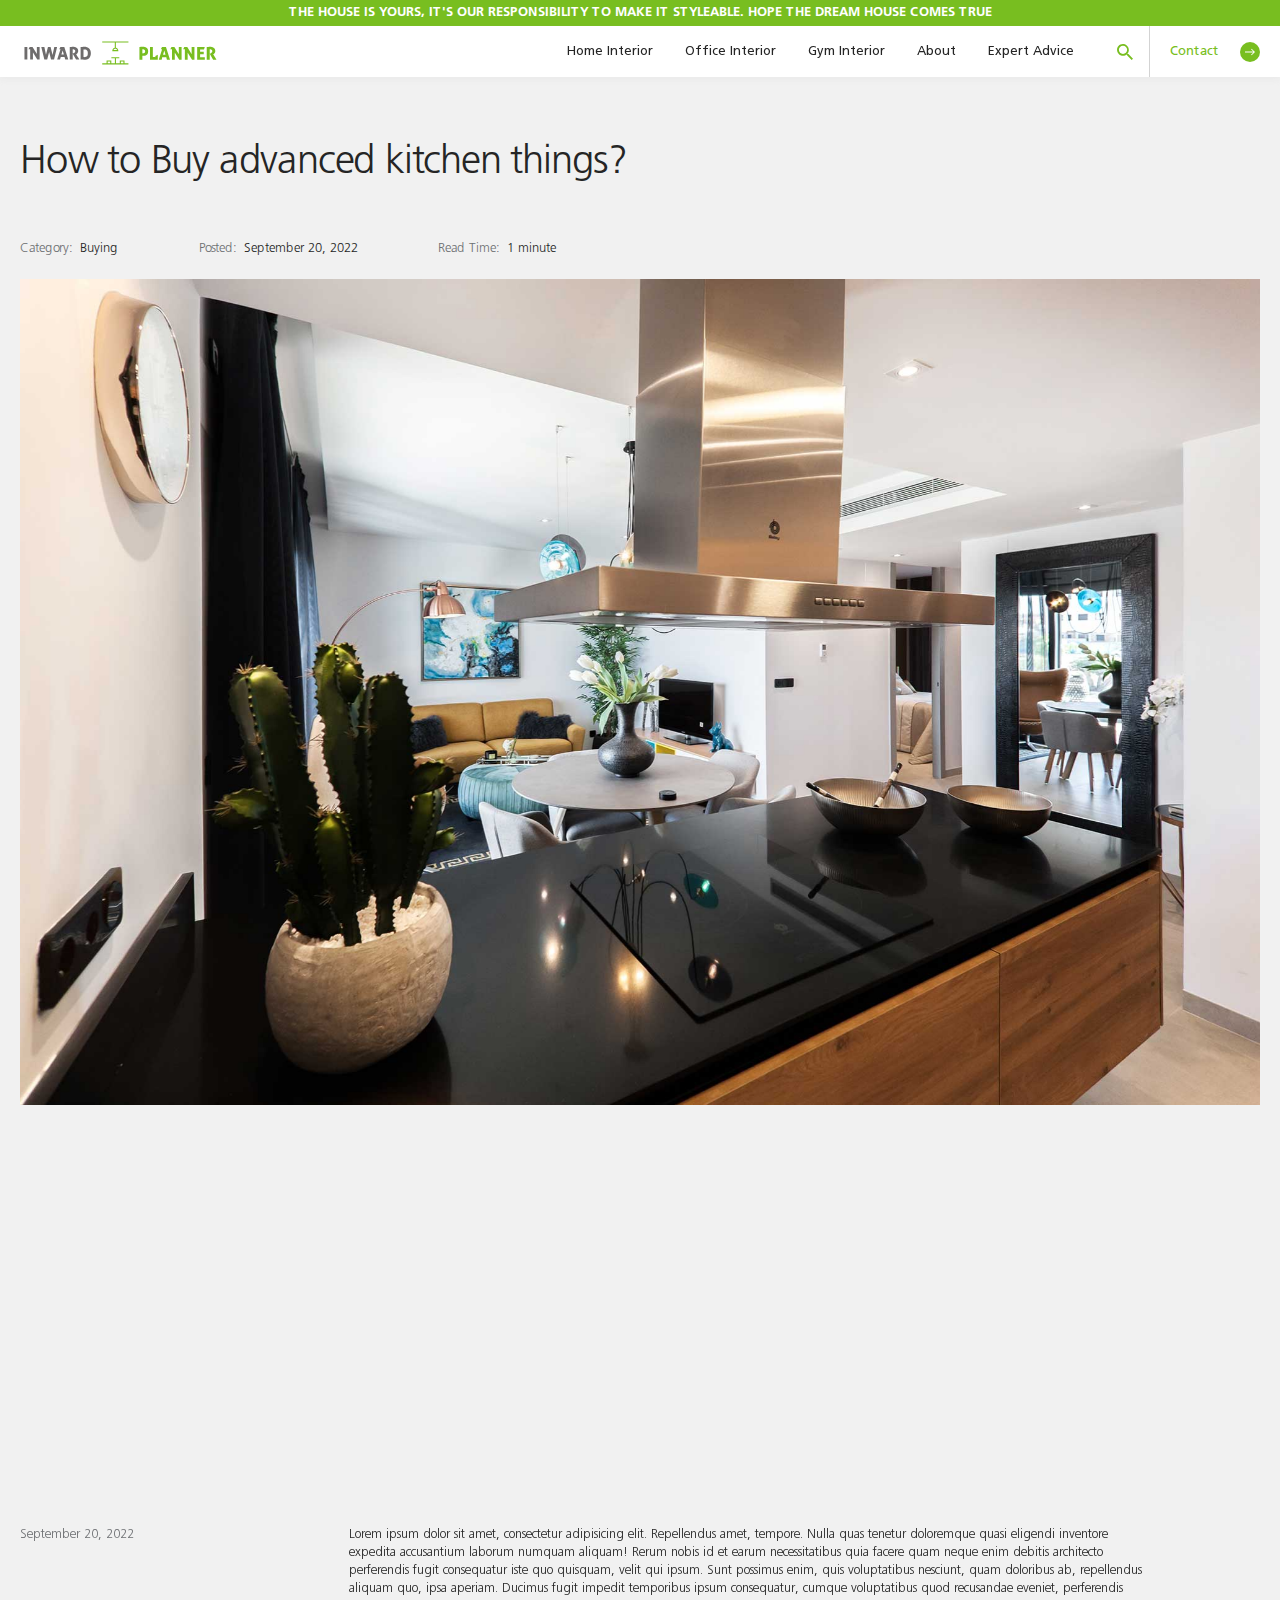
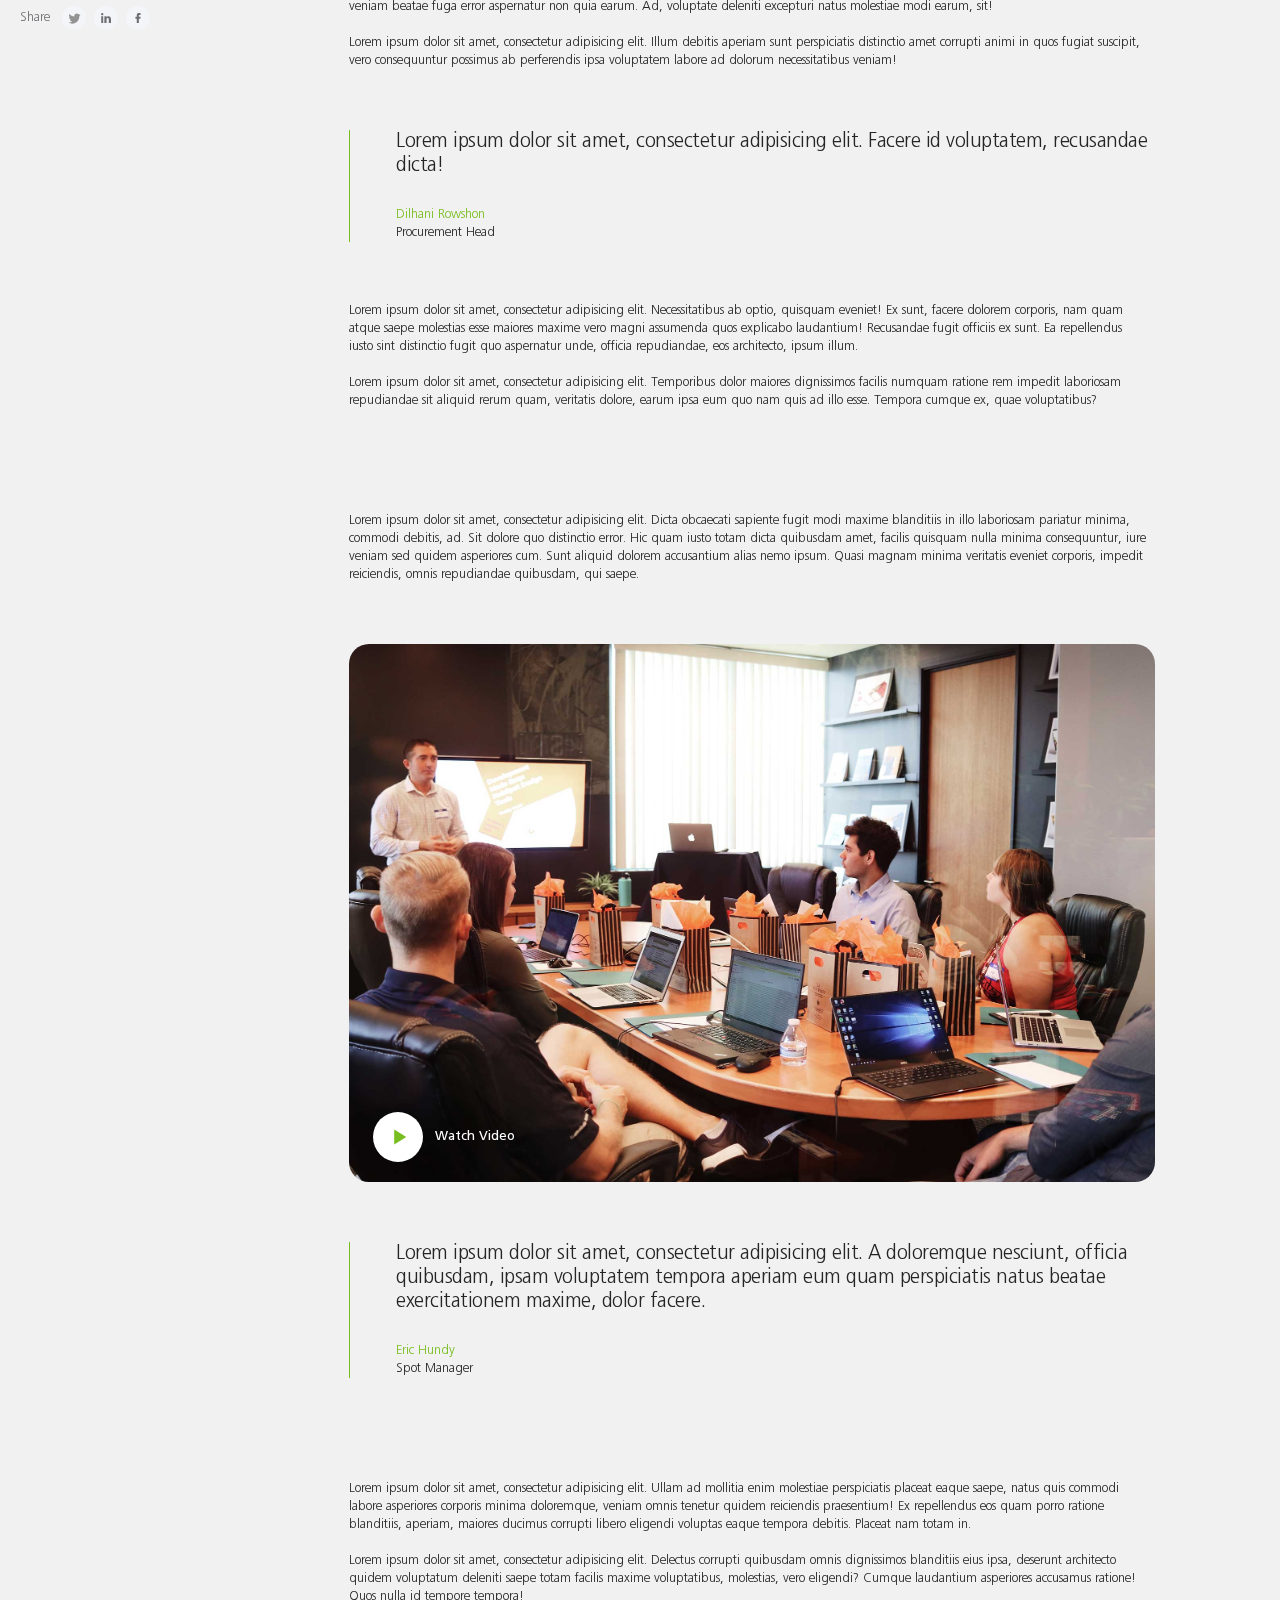
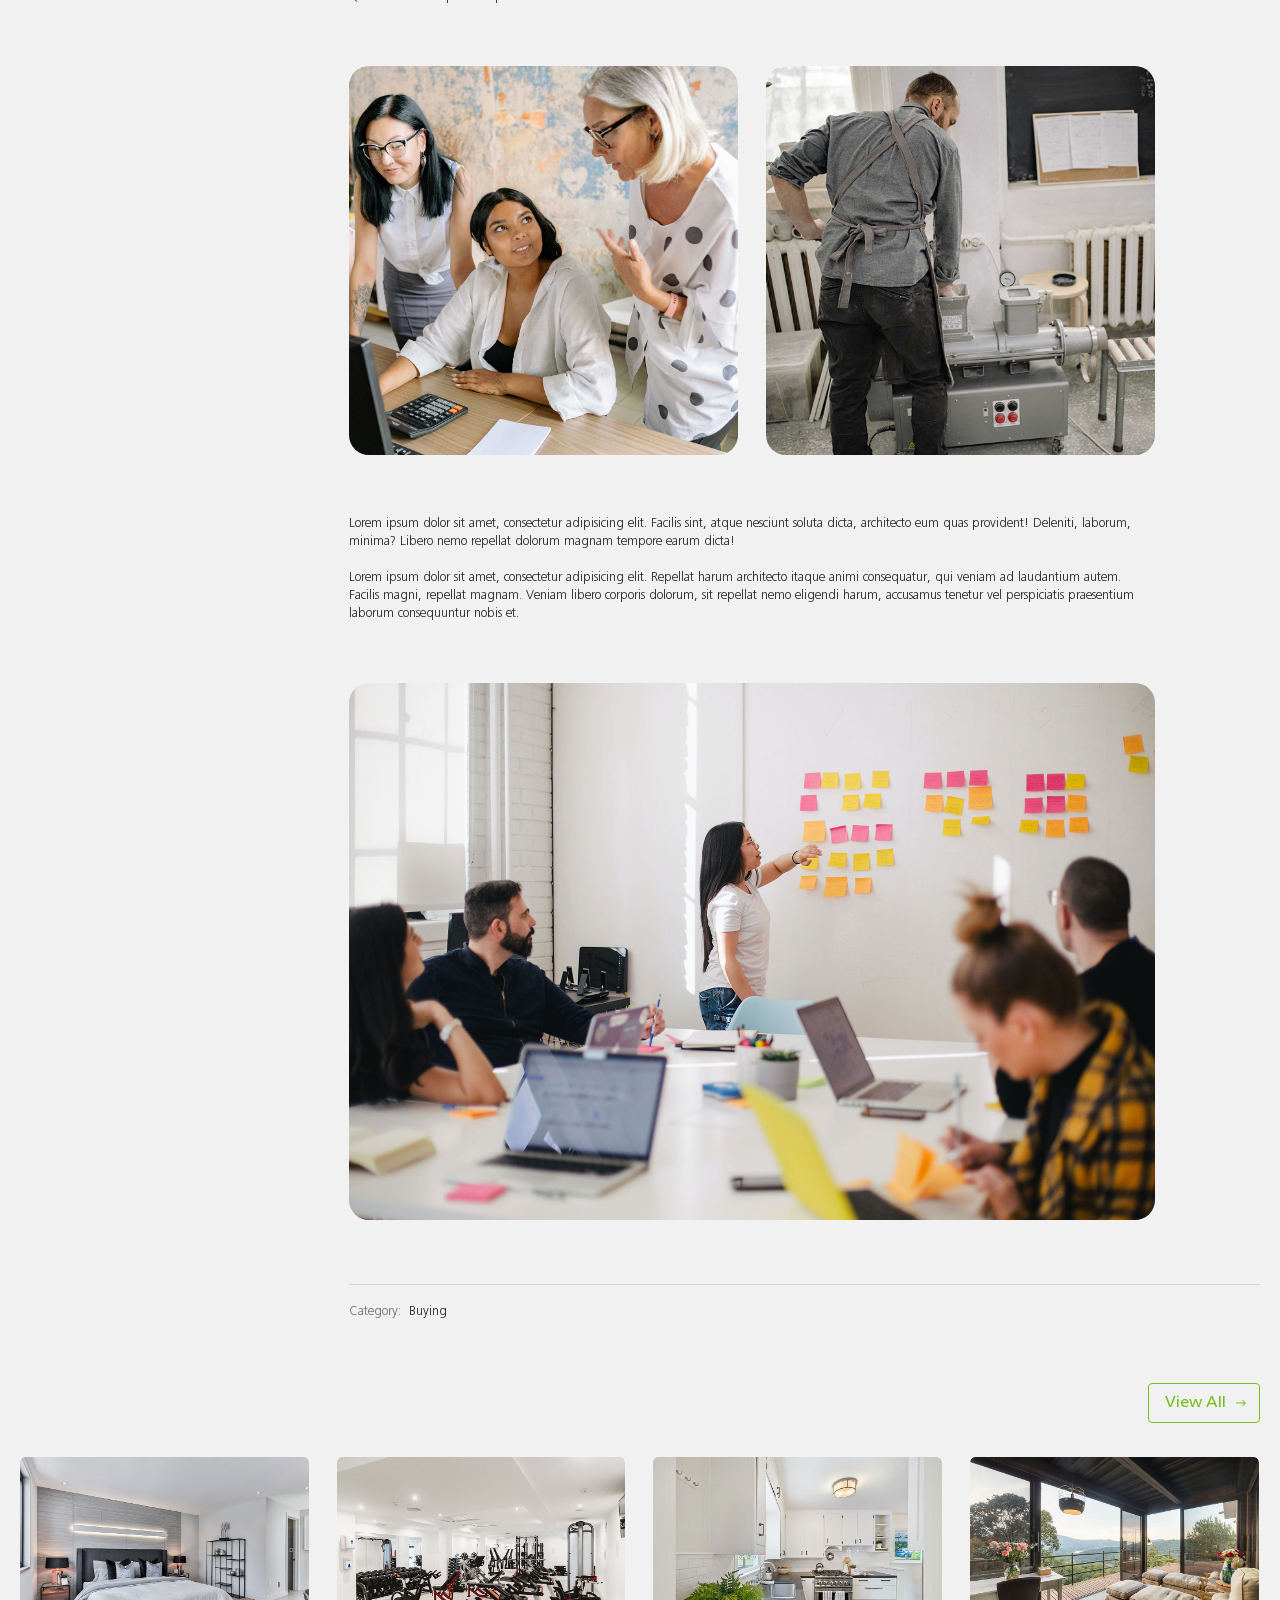
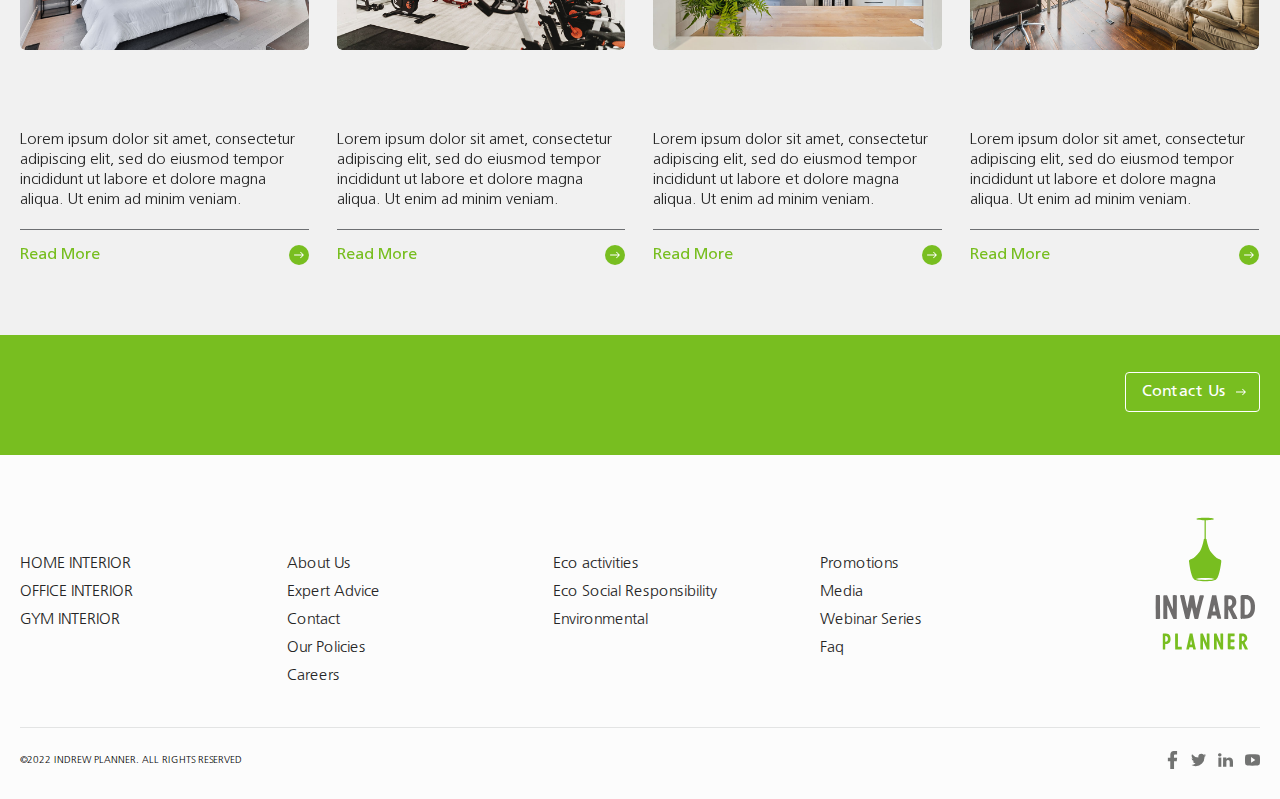
<file: blog-article.html>
<!DOCTYPE html>
<html lang="zxx">

<head>
    <meta charset="utf-8">
    <meta name="viewport" content="width=device-width,initial-scale=1">
    <meta name="format-detection" content="telephone=no">
    <title>Indrew Planner | Blog Article</title>

    <link rel="icon" href="favicon/favicon.svg" type="image/svg" sizes="32x32">
    <link type="text/css" rel="stylesheet" href="css/slick-theme.min.css">
    <link type="text/css" rel="stylesheet" href="css/slick.min.css">
    <link type="text/css" rel="stylesheet" href="css/glider.min.css">
    <link type="text/css" rel="stylesheet" href="css/style.css">
</head>

<body>
    <main class="main-wrap">
        <!-- Beginning header section -->
        <header class="main-header-section">
            <div class="header-subnav red-bg">
                <div class="common-wrap clear">
                    <p>The house is yours, it's our responsibility to make it styleable. Hope the dream house comes true</p>
                </div>
            </div>
            <div class="main-header">
                <div class="common-wrap clear">
                    <div class="header-inner">
                        <div class="logo-wrap">
                            <div class="main-logo">
                                <a href="index.html" class="logo"><img src="svgs/main-logo.svg" alt=""></a>
                            </div>
                            <div class="search-trigger">
                                <figure>
                                    <img src="svgs/ic-search.svg" alt="">
                                    <img src="svgs/ic_search.svg" alt="">
                                </figure>
                            </div>
                            <div class="phone-nav" id="phone-nav">
                                <div></div>
                            </div>
                        </div>
                        <div class="nav-wrap ">
                            <div class="nav-wrap-inner">

                                <nav class="main-nav">
                                    <ul>
                                        <li><a href="home-interior.html">Home Interior</a></li>
                                        <li><a href="home-interior.html">Office Interior</a></li>
                                        <li><a href="home-interior.html">Gym Interior</a></li>
                                        <li><a href="about.html">About</a></li>
                                        <li><a href="expert-advice.html">Expert Advice</a></li>
                                        <li><a href="contact.html">Contact</a></li>
                                    </ul>
                                </nav>
                                <nav class="sidenav-nav">
                                    <ul>
                                        <li class="search-icon"><a href="#">
                                            <img src="svgs/ic-search.svg" alt="">
                                            <img src="svgs/ic_search.svg" alt="">
                                            </a></li>
                                        <li><a href="contact.html">Contact
                                            <div class="circle-btn">
                                                <figure class="cta-rect-circle">
                                                    <img src="svgs/ic-plain-white-right-arrow.svg" alt="">
                                                </figure>
                                                <figure class="cta-rect-circle-animate">
                                                    <img src="svgs/ic-plain-white-right-arrow.svg" alt="">
                                                </figure>
                                            </div>
                                            </a>
                                        </li>
                                    </ul>
                                </nav>
                            </div>
                        </div>
                    </div>
                </div>
            </div>
        </header>
        <!-- //End header section -->

        <!-- Beginning main content section -->
        <div class="section main-content-wrap blog-article">
            
            <div class="section article-hero-wrap">
                <div class="common-wrap clear">
                    <div class="article-hero-innar flex">
                        <div class="article-hero-content flex">
                            <h2>How to Buy advanced kitchen things?</h2>
                            <div class="article-category">
                                <ul class="flex">
                                    <li>Category: <em>Buying</em></li>
                                    <li>Posted: <em>September 20, 2022</em></li>
                                    <li>Read Time: <em>1 minute</em></li>
                                </ul>
                            </div>
                        </div>
                        <div class="article-hero flex">
                            <picture>
                                <img src="images/blog/buy-kitchen.jpg" alt="">
                            </picture>
                        </div>
                    </div>
                </div>
            </div>

            <div class="section blog-article-wrap">
                <div class="common-wrap clear">
                    <div class="blog-article-innar flex">
                        <div class="blog-article-intro">
                            <h2>Lorem ipsum dolor sit amet, consectetur adipisicing elit. Ab debitis laborum temporibus nemo repudiandae qui. Laborum assumenda consectetur quidem eius atque commodi, dolore totam ipsum minima.</h2>
                        </div>
                        <div class="blog-article-content-wrap flex">
                            <aside class="blog-article-left-content flex">
                                <dfn>September 20, 2022</dfn>
                                <h4>How to Buy advanced kitchen things?</h4>
                                <div class="blog-article-social-wrap flex">
                                    <em>Share</em>
                                    <ul class="flex">
                                        <li><a href="#"><img class="default" src="svgs/blog-article/twitter_icon.svg" alt=""><img class="hoverd" src="svgs/blog-article/twitter_icon-rd.svg" alt=""></a></li>
                                        <li><a href="#"><img class="default" src="svgs/blog-article/linkedin_icon.svg" alt=""><img class="hoverd" src="svgs/blog-article/linkedin_icon-rd.svg" alt=""></a></li>
                                        <li><a href="#"><img class="default" src="svgs/blog-article/facebook_icon.svg" alt=""><img class="hoverd" src="svgs/blog-article/facebook_icon-rd.svg" alt=""></a></li>
                                    </ul>
                                </div>
                            </aside>
                            <div class="blog-article-content flex">
                                <div class="blog-article-content-item-wrap flex">
                                    <div class="blog-article-content-item flex">
                                        <p>Lorem ipsum dolor sit amet, consectetur adipisicing elit. Repellendus amet, tempore. Nulla quas tenetur doloremque quasi eligendi inventore expedita accusantium laborum numquam aliquam! Rerum nobis id et earum necessitatibus quia facere quam neque enim debitis architecto perferendis fugit consequatur iste quo quisquam, velit qui ipsum. Sunt possimus enim, quis voluptatibus nesciunt, quam doloribus ab, repellendus aliquam quo, ipsa aperiam. Ducimus fugit impedit temporibus ipsum consequatur, cumque voluptatibus quod recusandae eveniet, perferendis veniam beatae fuga error aspernatur non quia earum. Ad, voluptate deleniti excepturi natus molestiae modi earum, sit!</p>
                                        <p>Lorem ipsum dolor sit amet, consectetur adipisicing elit. Illum debitis aperiam sunt perspiciatis distinctio amet corrupti animi in quos fugiat suscipit, vero consequuntur possimus ab perferendis ipsa voluptatem labore ad dolorum necessitatibus veniam!</p>
                                    </div>
                                    <div class="quote-wrap flex">
                                        <p>Lorem ipsum dolor sit amet, consectetur adipisicing elit. Facere id voluptatem, recusandae dicta!</p>
                                        <div class="quote-author">
                                            <h6>Dilhani Rowshon</h6>
                                            <p>Procurement Head</p>
                                        </div>
                                    </div>
                                    <div class="blog-article-content-item flex">
                                        <p>Lorem ipsum dolor sit amet, consectetur adipisicing elit. Necessitatibus ab optio, quisquam eveniet! Ex sunt, facere dolorem corporis, nam quam atque saepe molestias esse maiores maxime vero magni assumenda quos explicabo laudantium! Recusandae fugit officiis ex sunt. Ea repellendus iusto sint distinctio fugit quo aspernatur unde, officia repudiandae, eos architecto, ipsum illum.</p>
                                        <p>Lorem ipsum dolor sit amet, consectetur adipisicing elit. Temporibus dolor maiores dignissimos facilis numquam ratione rem impedit laboriosam repudiandae sit aliquid rerum quam, veritatis dolore, earum ipsa eum quo nam quis ad illo esse. Tempora cumque ex, quae voluptatibus?</p>
                                    </div>
                                    <div class="blog-article-content-item flex">
                                        <h4>Lorem ipsum dolor sit. </h4>
                                        <p>Lorem ipsum dolor sit amet, consectetur adipisicing elit. Dicta obcaecati sapiente fugit modi maxime blanditiis in illo laboriosam pariatur minima, commodi debitis, ad. Sit dolore quo distinctio error. Hic quam iusto totam dicta quibusdam amet, facilis quisquam nulla minima consequuntur, iure veniam sed quidem asperiores cum. Sunt aliquid dolorem accusantium alias nemo ipsum. Quasi magnam minima veritatis eveniet corporis, impedit reiciendis, omnis repudiandae quibusdam, qui saepe.</p>
                                    </div>
                                    <div class="blog-article-content-thumb">
                                        <figure>
                                            <img src="images/blog/event-managements.jpg" alt="Hero">
                                        </figure>
                                        <div class="video-play-btn flex">
                                            <a href="#"><img src="svgs/blog-article/play_icon.svg" alt=""></a>
                                            <em>Watch Video</em>
                                        </div>
                                    </div>
                                    <div class="quote-wrap flex">
                                        <p>Lorem ipsum dolor sit amet, consectetur adipisicing elit. A doloremque nesciunt, officia quibusdam, ipsam voluptatem tempora aperiam eum quam perspiciatis natus beatae exercitationem maxime, dolor facere.</p>
                                        <div class="quote-author">
                                            <h6>Eric Hundy</h6>
                                            <p>Spot Manager</p>
                                        </div>
                                    </div>
                                    <div class="blog-article-content-item flex">
                                        <h4>Lorem ipsum dolor sit amet.</h4>
                                        <p>Lorem ipsum dolor sit amet, consectetur adipisicing elit. Ullam ad mollitia enim molestiae perspiciatis placeat eaque saepe, natus quis commodi labore asperiores corporis minima doloremque, veniam omnis tenetur quidem reiciendis praesentium! Ex repellendus eos quam porro ratione blanditiis, aperiam, maiores ducimus corrupti libero eligendi voluptas eaque tempora debitis. Placeat nam totam in.</p>
                                        <p>Lorem ipsum dolor sit amet, consectetur adipisicing elit. Delectus corrupti quibusdam omnis dignissimos blanditiis eius ipsa, deserunt architecto quidem voluptatum deleniti saepe totam facilis maxime voluptatibus, molestias, vero eligendi? Cumque laudantium asperiores accusamus ratione! Quos nulla id tempore tempora!</p>
                                    </div>
                                    <div class="blog-article-content-thumb flex">
                                        <div class="blog-article-content-small-thumb">
                                            <figure>
                                                <img src="images/blog/working-2.jpg" alt="Hero">
                                            </figure>
                                        </div>
                                        <div class="blog-article-content-small-thumb">
                                            <figure>
                                                <img src="images/blog/working.jpg" alt="Hero">
                                            </figure>
                                        </div>
                                    </div>
                                    <div class="blog-article-content-item flex">
                                        <p>Lorem ipsum dolor sit amet, consectetur adipisicing elit. Facilis sint, atque nesciunt soluta dicta, architecto eum quas provident! Deleniti, laborum, minima? Libero nemo repellat dolorum magnam tempore earum dicta!</p>
                                        <p>Lorem ipsum dolor sit amet, consectetur adipisicing elit. Repellat harum architecto itaque animi consequatur, qui veniam ad laudantium autem. Facilis magni, repellat magnam. Veniam libero corporis dolorum, sit repellat nemo eligendi harum, accusamus tenetur vel perspiciatis praesentium laborum consequuntur nobis et.</p>
                                    </div>
                                    <div class="blog-article-content-thumb">
                                        <figure>
                                            <img src="images/blog/working-3.jpg" alt="Employ Working">
                                        </figure>
                                    </div>
                                </div>
                                <div class="article-category">
                                    <ul class="flex">
                                        <li>Category: <em>Buying</em></li>
                                    </ul>
                                </div>
                            </div>
                        </div>
                    </div>
                </div>
            </div>

            <div class="section expert-advice-wrap" id="expert-advice">
                <div class="common-wrap clear">
                    <div class="latest-news-intro">
                        <h3>Expert Advice</h3>
                        <div class="view-all-btn">
                            <a href="expert-advice.html" class="btn transparent-bg btn-arrow">
                                <span>View All</span>
                                <figure class="cta-rect-arrow-right__arrow">
                                    <img src="svgs/ic-plain-red-right-arrow.svg" alt="">
                                </figure>
                                <figure class="cta-rect-arrow-right__arrow-hover">
                                    <img src="svgs/ic-plain-red-right-arrow.svg" alt="">
                                </figure>
                            </a>
                        </div>
                    </div>
                    <div class="expert-advice-card-wrap zoom-image flex" id="expert-advice-card-wrap">
                        <a href="blog-article.html" class="expert-advice-card circle-btn-hover align-content flex">
                            <div>
                                <figure>
                                    <img src="images/luxury-bedroom.jpg" alt="Hero">
                                </figure>
                                <div class="expert-advice-card-title align-content-inner">
                                    <h4>Advance Luxury Bedroom design can be ....</h4>
                                    <p>Lorem ipsum dolor sit amet, consectetur adipiscing elit, sed do eiusmod tempor incididunt ut labore et dolore magna aliqua. Ut enim ad minim veniam.</p>
                                </div>
                                <div class="expert-advice-card-read">
                                     <div class="link-inner-wrap">
                                        <em>Read More</em>
                                        <div class="circle-red">
                                            <div class="circle-btn">
                                                <figure class="cta-rect-circle">
                                                    <img src="svgs/ic-plain-white-right-arrow.svg" alt="">
                                                </figure>
                                                <figure class="cta-rect-circle-animate">
                                                    <img src="svgs/ic-plain-white-right-arrow.svg" alt="">
                                                </figure>
                                            </div>
                                        </div>
                                    </div>
                                </div>
                            </div>
                        </a>
                        <a href="blog-article.html" class="expert-advice-card circle-btn-hover align-content flex">
                            <div>
                                <figure>
                                    <img src="images/gym-interior.jpg" alt="Hero">
                                </figure>
                                <div class="expert-advice-card-title align-content-inner">
                                    <h4>Buy advanced fitness equipment for ....</h4>
                                    <p>Lorem ipsum dolor sit amet, consectetur adipiscing elit, sed do eiusmod tempor incididunt ut labore et dolore magna aliqua. Ut enim ad minim veniam.</p>
                                </div>
                                <div class="expert-advice-card-read">
                                     <div class="link-inner-wrap">
                                        <em>Read More</em>
                                        <div class="circle-red">
                                            <div class="circle-btn">
                                                <figure class="cta-rect-circle">
                                                    <img src="svgs/ic-plain-white-right-arrow.svg" alt="">
                                                </figure>
                                                <figure class="cta-rect-circle-animate">
                                                    <img src="svgs/ic-plain-white-right-arrow.svg" alt="">
                                                </figure>
                                            </div>
                                        </div>
                                    </div>
                                </div>
                            </div>
                        </a>
                        <a href="blog-article.html" class="expert-advice-card circle-btn-hover align-content flex">
                            <div>
                                <figure>
                                    <img src="images/kitchen-decor.jpg" alt="Hero">
                                </figure>
                                <div class="expert-advice-card-title align-content-inner">
                                    <h4>How to Buy advanced kitchen things ...</h4>
                                    <p>Lorem ipsum dolor sit amet, consectetur adipiscing elit, sed do eiusmod tempor incididunt ut labore et dolore magna aliqua. Ut enim ad minim veniam.</p>
                                </div>
                                <div class="expert-advice-card-read">
                                     <div class="link-inner-wrap">
                                        <em>Read More</em>
                                        <div class="circle-red">
                                            <div class="circle-btn">
                                                <figure class="cta-rect-circle">
                                                    <img src="svgs/ic-plain-white-right-arrow.svg" alt="">
                                                </figure>
                                                <figure class="cta-rect-circle-animate">
                                                    <img src="svgs/ic-plain-white-right-arrow.svg" alt="">
                                                </figure>
                                            </div>
                                        </div>
                                    </div>
                                </div>
                            </div>
                        </a>
                        <a href="blog-article.html" class="expert-advice-card circle-btn-hover align-content flex">
                            <div>
                                <figure>
                                    <img src="images/balcony-outdoor.jpg" alt="Hero">
                                </figure>
                                <div class="expert-advice-card-title align-content-inner">
                                    <h4>You should buy Balcony things from ... </h4>
                                    <p>Lorem ipsum dolor sit amet, consectetur adipiscing elit, sed do eiusmod tempor incididunt ut labore et dolore magna aliqua. Ut enim ad minim veniam.</p>
                                </div>
                                <div class="expert-advice-card-read">
                                     <div class="link-inner-wrap">
                                        <em>Read More</em>
                                        <div class="circle-red">
                                            <div class="circle-btn">
                                                <figure class="cta-rect-circle">
                                                    <img src="svgs/ic-plain-white-right-arrow.svg" alt="">
                                                </figure>
                                                <figure class="cta-rect-circle-animate">
                                                    <img src="svgs/ic-plain-white-right-arrow.svg" alt="">
                                                </figure>
                                            </div>
                                        </div>
                                    </div>
                                </div>
                            </div>
                        </a>
                    </div>
                </div>
            </div>

            <div class="section contact-bar-wrap red-bg mt-70">
                <div class="common-wrap clear">
                    <div class="contact-bar-inner flex-box flex-vertical-align">
                        <h3>We would like to hear from you.</h3>
                        <div class="view-all-btn">
                            <a href="contact.html" class="btn transparent-white-bg btn-arrow">
                                <span>Contact Us</span>
                                <figure class="cta-rect-arrow-right__arrow">
                                    <img src="svgs/ic-plain-white-right-arrow.svg" alt="">
                                </figure>
                                <figure class="cta-rect-arrow-right__arrow-hover">
                                    <img src="svgs/ic-plain-white-right-arrow.svg" alt="">
                                </figure>
                            </a>
                        </div>
                    </div>
                </div>
            </div>

        </div>
        <!-- //End main content section -->

        <!-- Beginning footer section -->
        <footer class="main-footer-section">
            <div class="common-wrap clear ">
                <div class="footer-inner flex-box">
                    <div class="footer-logo order-2">
                        <a href="index.html">
                            <img src="svgs/footer-logo.svg" alt="">
                        </a>
                    </div>
                    <div class="footer-widget-wrap flex border-animation">
                        <div class="footer-widget">
                            <h5>Services</h5>
                            <ul>
                                <li>
                                    <a href="home-interior.html">HOME INTERIOR</a>
                                </li>
                                <li>
                                    <a href="home-interior.html">OFFICE INTERIOR</a>
                                </li>
                                <li>
                                    <a href="home-interior.html">GYM INTERIOR</a>
                                </li>
                            </ul>
                        </div>
                        <div class="footer-widget">
                            <h5>Company</h5>
                            <ul>
                                <li>
                                    <a href="about.html">About Us</a>
                                </li>
                                <li>
                                    <a href="expert-advice.html">Expert Advice</a>
                                </li>
                                <li>
                                    <a href="contact.html">Contact</a>
                                </li>
                                <li>
                                    <a href="faq.html">Our Policies</a>
                                </li>
                                <li>
                                    <a href="#">Careers</a>
                                </li>
                            </ul>
                        </div>
                        <div class="footer-widget">
                            <h5>Sustainabilitys</h5>
                            <ul>
                                <li>
                                    <a href="#">Eco activities</a>
                                </li>
                                <li>
                                    <a href="#">Eco Social Responsibility</a>
                                </li>
                                <li>
                                    <a href="#">Environmental</a>
                                </li>
                            </ul>
                        </div>
                        <div class="footer-widget">
                            <h5>Media </h5>
                            <ul>
                                <li>
                                    <a href="#">Promotions</a>
                                </li>
                                <li>
                                    <a href="#">Media</a>
                                </li>
                                <li>
                                    <a href="#">Webinar Series</a>
                                </li>
                                <li>
                                    <a href="faq.html">Faq</a>
                                </li>
                            </ul>
                        </div>
                    </div>
                </div>
            </div>
            <div class="footer-bottom">
                <div class="common-wrap clear">
                    <div class="footer-bottom-inner flex-box">
                        <div class="footer-bottom-left flex-box border-animation">
                            <div class="footer-copyright">
                                <p>©2022 Indrew Planner. All rights reserved</p>
                            </div>
                        </div>
                        <div class="footer-social">
                            <ul>
                                <li>
                                    <a href="#">
                                        <img class="default" src="svgs/social-facebook.svg" alt="">
                                        <img class="hoverd" src="svgs/Facebook.svg" alt="">
                                    </a>
                                </li>
                                <li>
                                    <a href="#">
                                        <img class="default" src="svgs/social-twitter.svg" alt="">
                                        <img class="hoverd" src="svgs/Twitter.svg" alt="">
                                    </a>
                                </li>
                                <li>
                                    <a href="#">
                                        <img class="default" src="svgs/social-linkedin.svg" alt="">
                                        <img class="hoverd" src="svgs/LinkedIn.svg" alt="">
                                    </a>
                                </li>
                                <li>
                                    <a href="#">
                                        <img class="default" src="svgs/social-youtube.svg" alt="">
                                        <img class="hoverd" src="svgs/Youtube.svg" alt="">
                                    </a>
                                </li>
                            </ul>
                        </div>
                    </div>
                </div>
            </div>
        </footer>
        <!-- //End main footer section -->
    </main>
    <div class="search-wrap">
        <div class="search-main">
            <form action="#" method="post">
                <div class="search-input-item">
                    <input type="search" placeholder="Search for products and advice…">
                    <div class="search-remover">

                    </div>
                </div>
                <div class="search-input-item search-submit circle-btn-hover">
                    <input type="submit" value="search">
                    <div class="btn-arrow">
                        <div class="circle-white">
                            <div class="circle-btn">
                                <figure class="cta-rect-circle">
                                    <img src="svgs/ic-plain-red-right-arrow.svg" alt="">
                                </figure>
                                <figure class="cta-rect-circle-animate">
                                    <img src="svgs/ic-plain-red-right-arrow.svg" alt="">
                                </figure>
                            </div>
                        </div>
                    </div>
                </div>
            </form>
        </div>
        <div class="search-overlay"></div>
    </div>
    <script src="js/jquery-3.5.1.min.js"></script>
    <script src="js/slick.min.js"></script>
    <script src="js/headroom.js"></script>
    <script src="js/glider.min.js"></script>
    <script src="js/common-scripts.js" defer></script>
</body>

</html>
</file>
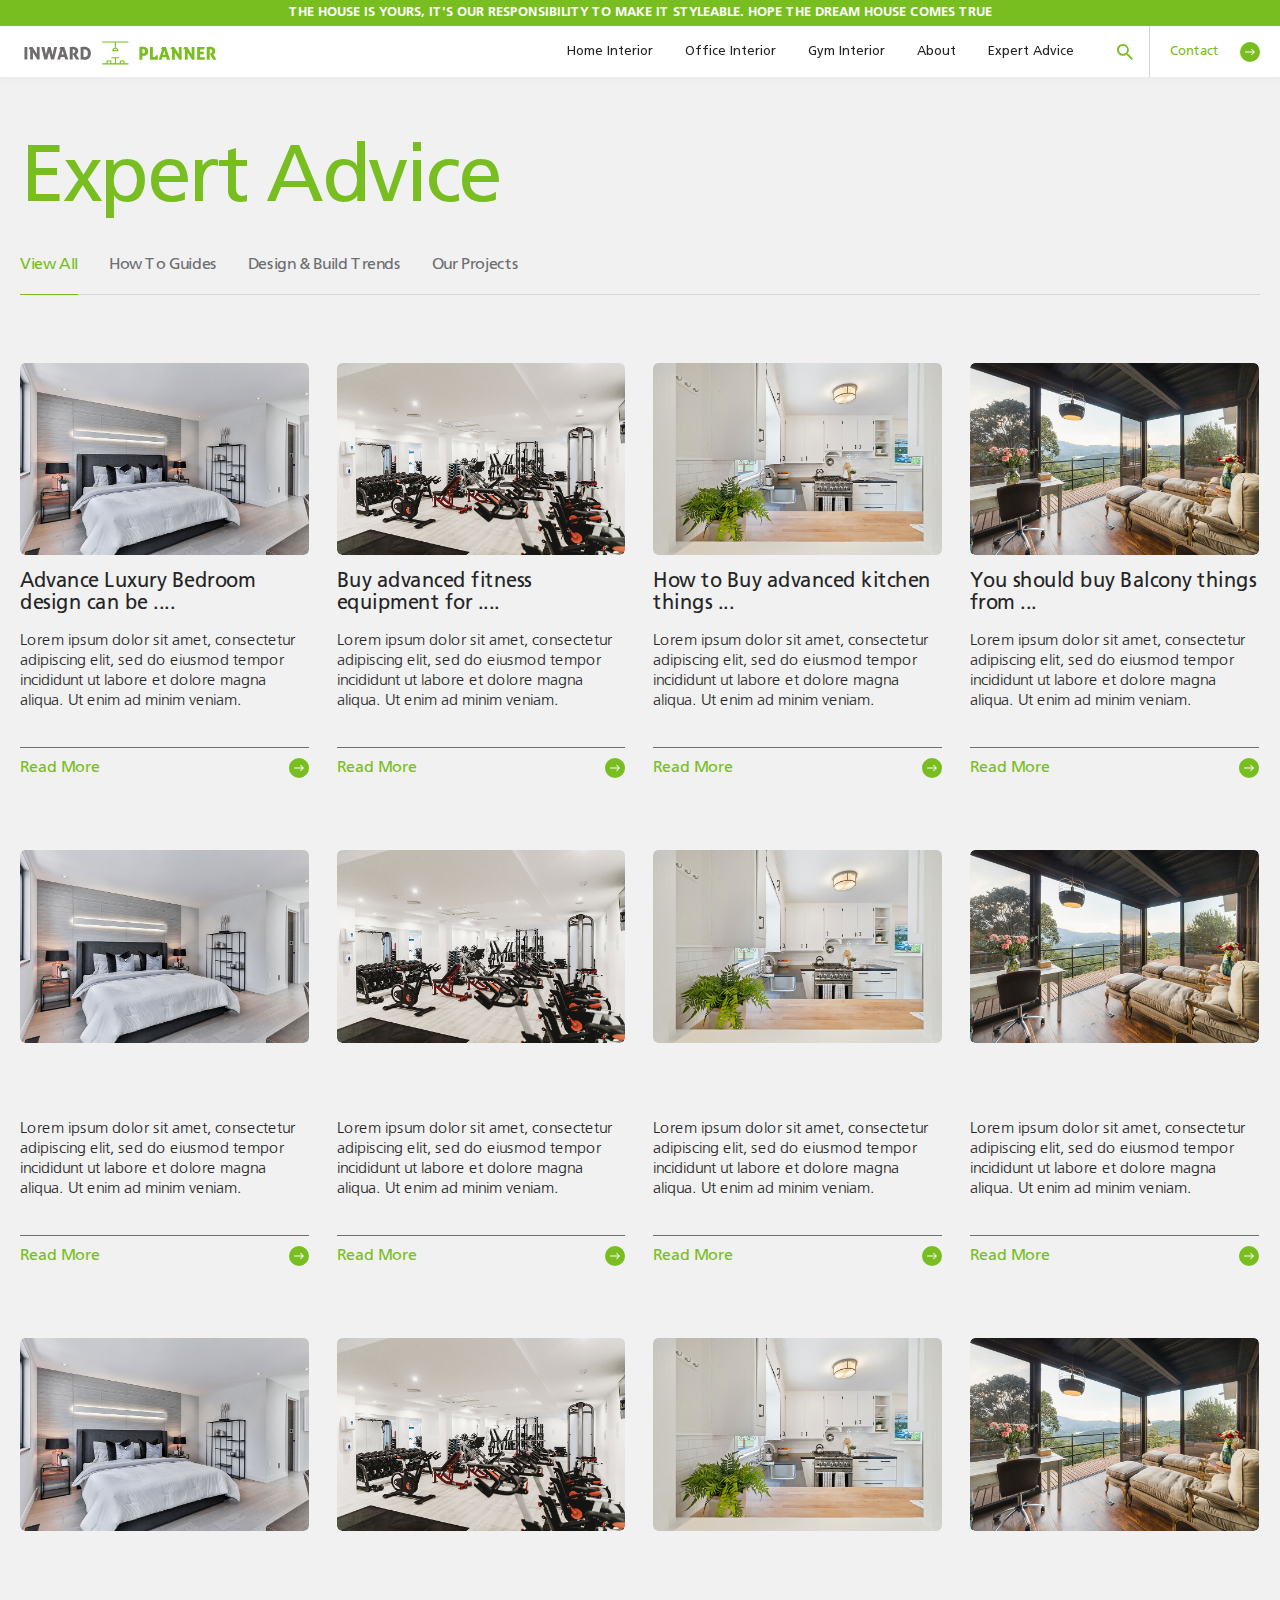
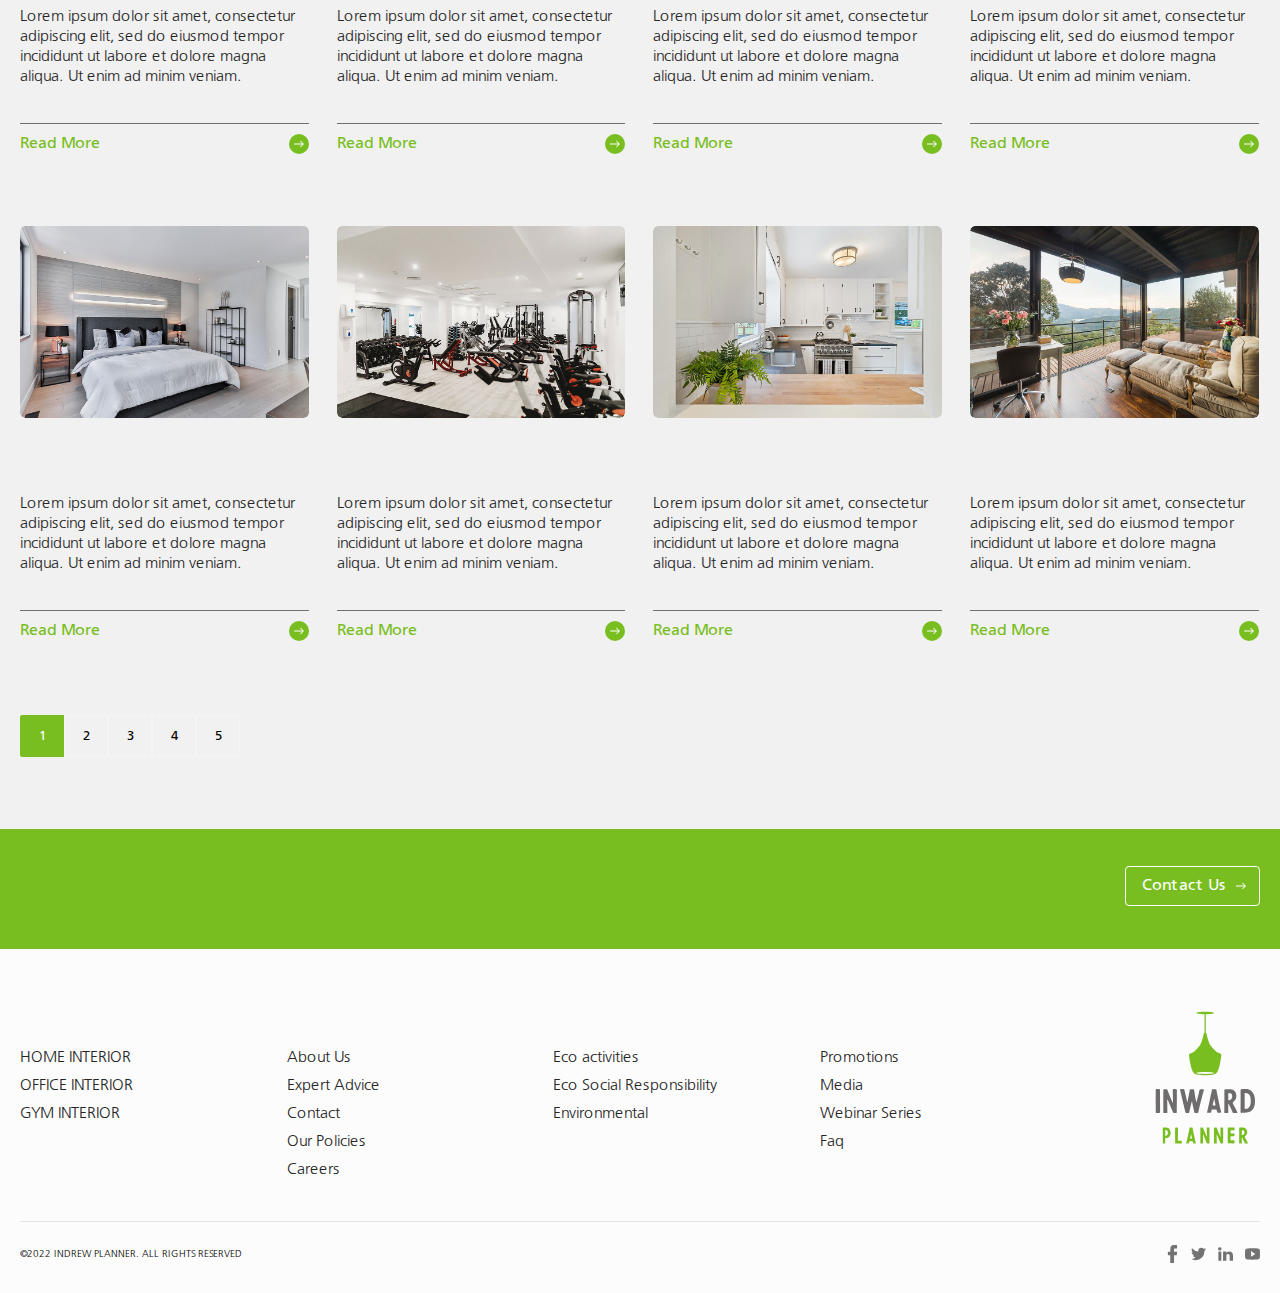
<file: expert-advice.html>
<!DOCTYPE html>
<html lang="en">

<head>
    <meta charset="utf-8">
    <meta name="viewport" content="width=device-width,initial-scale=1">
    <meta name="format-detection" content="telephone=no">
    <title>Indrew Planner | Expert Advice</title>

    <link rel="icon" href="favicon/favicon.svg" type="image/svg" sizes="32x32">
    <link type="text/css" rel="stylesheet" href="css/slick-theme.min.css">
    <link type="text/css" rel="stylesheet" href="css/slick.min.css">
    <link type="text/css" rel="stylesheet" href="css/style.css">
</head>

<body>
    <main class="main-wrap">
        <!-- Beginning header section -->
        <header class="main-header-section">
            <div class="header-subnav red-bg">
                <div class="common-wrap clear">
                    <p>The house is yours, it's our responsibility to make it styleable. Hope the dream house comes true</p>
                </div>
            </div>
            <div class="main-header">
                <div class="common-wrap clear">
                    <div class="header-inner">
                        <div class="logo-wrap">
                            <div class="main-logo">
                                <a href="index.html" class="logo"><img src="svgs/main-logo.svg" alt=""></a>
                            </div>
                            <div class="search-trigger">
                                <figure>
                                    <img src="svgs/ic-search.svg" alt="">
                                    <img src="svgs/ic_search.svg" alt="">
                                </figure>
                            </div>
                            <div class="phone-nav" id="phone-nav">
                                <div></div>
                            </div>
                        </div>
                        <div class="nav-wrap ">
                            <div class="nav-wrap-inner">

                                <nav class="main-nav">
                                    <ul>
                                        <li><a href="home-interior.html">Home Interior</a></li>
                                        <li><a href="home-interior.html">Office Interior</a></li>
                                        <li><a href="home-interior.html">Gym Interior</a></li>
                                        <li><a href="about.html">About</a></li>
                                        <li><a href="expert-advice.html">Expert Advice</a></li>
                                        <li><a href="contact.html">Contact</a></li>
                                    </ul>
                                </nav>
                                <nav class="sidenav-nav">
                                    <ul>
                                        <li class="search-icon"><a href="#">
                                                <img src="svgs/ic-search.svg" alt="">
                                                <img src="svgs/ic_search.svg" alt="">
                                            </a></li>
                                        <li><a href="contact.html">Contact
                                                <div class="circle-btn">
                                                    <figure class="cta-rect-circle">
                                                        <img src="svgs/ic-plain-white-right-arrow.svg" alt="">
                                                    </figure>
                                                    <figure class="cta-rect-circle-animate">
                                                        <img src="svgs/ic-plain-white-right-arrow.svg" alt="">
                                                    </figure>
                                                </div>
                                            </a>
                                        </li>
                                    </ul>
                                </nav>
                            </div>
                        </div>
                    </div>
                </div>
            </div>
        </header>
        <!-- //End header section -->

        <!-- Beginning main content section -->
        <div class="section main-content-wrap readymix blog-summary">
            <div class="section product-tab-wrap">
                <div class="common-wrap clear">
                    <div class="product-tab-innar flex">
                        <h1>Expert Advice</h1>
                        <div class="product-tab flex">
                            <div class="product-tab-trigger flex">
                                <ul>
                                    <li class="tab-active"><a href="#product-tab-item-1">View All</a></li>
                                    <li><a href="#product-tab-item-2">How To Guides</a></li>
                                    <li><a href="#product-tab-item-3">Design &amp; Build Trends</a></li>
                                    <li><a href="#product-tab-item-4">Our Projects</a></li>
                                </ul>
                            </div>
                            <div class="line"></div>
                            <div class="product-tab-item-wrap flex mt-40">
                                <div class="product-tab-item" id="product-tab-item-1">
                                    <div class="expert-advice-card-wrap zoom-image flex blog-summary-card-wrap">
                                        <a href="blog-article.html" class="expert-advice-card circle-btn-hover align-content flex">
                                            <div>
                                                <figure>
                                                    <img src="images/luxury-bedroom.jpg" alt="Hero">
                                                </figure>
                                                <div class="expert-advice-card-title align-content-inner">
                                                    <h4>Advance Luxury Bedroom design can be ....</h4>
                                                    <p>Lorem ipsum dolor sit amet, consectetur adipiscing elit, sed do eiusmod tempor incididunt ut labore et dolore magna aliqua. Ut enim ad minim veniam.</p>
                                                </div>
                                                <div class="expert-advice-card-read">
                                                    <div class="link-inner-wrap">
                                                        <em>Read More</em>
                                                        <div class="circle-red">
                                                            <div class="circle-btn">
                                                                <figure class="cta-rect-circle">
                                                                    <img src="svgs/ic-plain-white-right-arrow.svg" alt="">
                                                                </figure>
                                                                <figure class="cta-rect-circle-animate">
                                                                    <img src="svgs/ic-plain-white-right-arrow.svg" alt="">
                                                                </figure>
                                                            </div>
                                                        </div>
                                                    </div>
                                                </div>
                                            </div>
                                        </a>
                                        <a href="blog-article.html" class="expert-advice-card circle-btn-hover align-content flex">
                                            <div>
                                                <figure>
                                                    <img src="images/gym-interior.jpg" alt="Hero">
                                                </figure>
                                                <div class="expert-advice-card-title align-content-inner">
                                                    <h4>Buy advanced fitness equipment for ....</h4>
                                                    <p>Lorem ipsum dolor sit amet, consectetur adipiscing elit, sed do eiusmod tempor incididunt ut labore et dolore magna aliqua. Ut enim ad minim veniam.</p>
                                                </div>
                                                <div class="expert-advice-card-read">
                                                    <div class="link-inner-wrap">
                                                        <em>Read More</em>
                                                        <div class="circle-red">
                                                            <div class="circle-btn">
                                                                <figure class="cta-rect-circle">
                                                                    <img src="svgs/ic-plain-white-right-arrow.svg" alt="">
                                                                </figure>
                                                                <figure class="cta-rect-circle-animate">
                                                                    <img src="svgs/ic-plain-white-right-arrow.svg" alt="">
                                                                </figure>
                                                            </div>
                                                        </div>
                                                    </div>
                                                </div>
                                            </div>
                                        </a>
                                        <a href="blog-article.html" class="expert-advice-card circle-btn-hover align-content flex">
                                            <div>
                                                <figure>
                                                    <img src="images/kitchen-decor.jpg" alt="Hero">
                                                </figure>
                                                <div class="expert-advice-card-title align-content-inner">
                                                    <h4>How to Buy advanced kitchen things ...</h4>
                                                    <p>Lorem ipsum dolor sit amet, consectetur adipiscing elit, sed do eiusmod tempor incididunt ut labore et dolore magna aliqua. Ut enim ad minim veniam.</p>
                                                </div>
                                                <div class="expert-advice-card-read">
                                                    <div class="link-inner-wrap">
                                                        <em>Read More</em>
                                                        <div class="circle-red">
                                                            <div class="circle-btn">
                                                                <figure class="cta-rect-circle">
                                                                    <img src="svgs/ic-plain-white-right-arrow.svg" alt="">
                                                                </figure>
                                                                <figure class="cta-rect-circle-animate">
                                                                    <img src="svgs/ic-plain-white-right-arrow.svg" alt="">
                                                                </figure>
                                                            </div>
                                                        </div>
                                                    </div>
                                                </div>
                                            </div>
                                        </a>
                                        <a href="blog-article.html" class="expert-advice-card circle-btn-hover align-content flex">
                                            <div>
                                                <figure>
                                                    <img src="images/balcony-outdoor.jpg" alt="Hero">
                                                </figure>
                                                <div class="expert-advice-card-title align-content-inner">
                                                    <h4>You should buy Balcony things from ... </h4>
                                                    <p>Lorem ipsum dolor sit amet, consectetur adipiscing elit, sed do eiusmod tempor incididunt ut labore et dolore magna aliqua. Ut enim ad minim veniam.</p>
                                                </div>
                                                <div class="expert-advice-card-read">
                                                    <div class="link-inner-wrap">
                                                        <em>Read More</em>
                                                        <div class="circle-red">
                                                            <div class="circle-btn">
                                                                <figure class="cta-rect-circle">
                                                                    <img src="svgs/ic-plain-white-right-arrow.svg" alt="">
                                                                </figure>
                                                                <figure class="cta-rect-circle-animate">
                                                                    <img src="svgs/ic-plain-white-right-arrow.svg" alt="">
                                                                </figure>
                                                            </div>
                                                        </div>
                                                    </div>
                                                </div>
                                            </div>
                                        </a>
                                        <a href="blog-article.html" class="expert-advice-card circle-btn-hover align-content flex">
                                            <div>
                                                <figure>
                                                    <img src="images/luxury-bedroom.jpg" alt="Hero">
                                                </figure>
                                                <div class="expert-advice-card-title align-content-inner">
                                                    <h4>Advance Luxury Bedroom design can be ....</h4>
                                                    <p>Lorem ipsum dolor sit amet, consectetur adipiscing elit, sed do eiusmod tempor incididunt ut labore et dolore magna aliqua. Ut enim ad minim veniam.</p>
                                                </div>
                                                <div class="expert-advice-card-read">
                                                    <div class="link-inner-wrap">
                                                        <em>Read More</em>
                                                        <div class="circle-red">
                                                            <div class="circle-btn">
                                                                <figure class="cta-rect-circle">
                                                                    <img src="svgs/ic-plain-white-right-arrow.svg" alt="">
                                                                </figure>
                                                                <figure class="cta-rect-circle-animate">
                                                                    <img src="svgs/ic-plain-white-right-arrow.svg" alt="">
                                                                </figure>
                                                            </div>
                                                        </div>
                                                    </div>
                                                </div>
                                            </div>
                                        </a>
                                        <a href="blog-article.html" class="expert-advice-card circle-btn-hover align-content flex">
                                            <div>
                                                <figure>
                                                    <img src="images/gym-interior.jpg" alt="Hero">
                                                </figure>
                                                <div class="expert-advice-card-title align-content-inner">
                                                    <h4>Buy advanced fitness equipment for ....</h4>
                                                    <p>Lorem ipsum dolor sit amet, consectetur adipiscing elit, sed do eiusmod tempor incididunt ut labore et dolore magna aliqua. Ut enim ad minim veniam.</p>
                                                </div>
                                                <div class="expert-advice-card-read">
                                                    <div class="link-inner-wrap">
                                                        <em>Read More</em>
                                                        <div class="circle-red">
                                                            <div class="circle-btn">
                                                                <figure class="cta-rect-circle">
                                                                    <img src="svgs/ic-plain-white-right-arrow.svg" alt="">
                                                                </figure>
                                                                <figure class="cta-rect-circle-animate">
                                                                    <img src="svgs/ic-plain-white-right-arrow.svg" alt="">
                                                                </figure>
                                                            </div>
                                                        </div>
                                                    </div>
                                                </div>
                                            </div>
                                        </a>
                                        <a href="blog-article.html" class="expert-advice-card circle-btn-hover align-content flex">
                                            <div>
                                                <figure>
                                                    <img src="images/kitchen-decor.jpg" alt="Hero">
                                                </figure>
                                                <div class="expert-advice-card-title align-content-inner">
                                                    <h4>How to Buy advanced kitchen things ...</h4>
                                                    <p>Lorem ipsum dolor sit amet, consectetur adipiscing elit, sed do eiusmod tempor incididunt ut labore et dolore magna aliqua. Ut enim ad minim veniam.</p>
                                                </div>
                                                <div class="expert-advice-card-read">
                                                    <div class="link-inner-wrap">
                                                        <em>Read More</em>
                                                        <div class="circle-red">
                                                            <div class="circle-btn">
                                                                <figure class="cta-rect-circle">
                                                                    <img src="svgs/ic-plain-white-right-arrow.svg" alt="">
                                                                </figure>
                                                                <figure class="cta-rect-circle-animate">
                                                                    <img src="svgs/ic-plain-white-right-arrow.svg" alt="">
                                                                </figure>
                                                            </div>
                                                        </div>
                                                    </div>
                                                </div>
                                            </div>
                                        </a>
                                        <a href="blog-article.html" class="expert-advice-card circle-btn-hover align-content flex">
                                            <div>
                                                <figure>
                                                    <img src="images/balcony-outdoor.jpg" alt="Hero">
                                                </figure>
                                                <div class="expert-advice-card-title align-content-inner">
                                                    <h4>You should buy Balcony things from ... </h4>
                                                    <p>Lorem ipsum dolor sit amet, consectetur adipiscing elit, sed do eiusmod tempor incididunt ut labore et dolore magna aliqua. Ut enim ad minim veniam.</p>
                                                </div>
                                                <div class="expert-advice-card-read">
                                                    <div class="link-inner-wrap">
                                                        <em>Read More</em>
                                                        <div class="circle-red">
                                                            <div class="circle-btn">
                                                                <figure class="cta-rect-circle">
                                                                    <img src="svgs/ic-plain-white-right-arrow.svg" alt="">
                                                                </figure>
                                                                <figure class="cta-rect-circle-animate">
                                                                    <img src="svgs/ic-plain-white-right-arrow.svg" alt="">
                                                                </figure>
                                                            </div>
                                                        </div>
                                                    </div>
                                                </div>
                                            </div>
                                        </a>
                                        <a href="blog-article.html" class="expert-advice-card circle-btn-hover align-content flex">
                                            <div>
                                                <figure>
                                                    <img src="images/luxury-bedroom.jpg" alt="Hero">
                                                </figure>
                                                <div class="expert-advice-card-title align-content-inner">
                                                    <h4>Advance Luxury Bedroom design can be ....</h4>
                                                    <p>Lorem ipsum dolor sit amet, consectetur adipiscing elit, sed do eiusmod tempor incididunt ut labore et dolore magna aliqua. Ut enim ad minim veniam.</p>
                                                </div>
                                                <div class="expert-advice-card-read">
                                                    <div class="link-inner-wrap">
                                                        <em>Read More</em>
                                                        <div class="circle-red">
                                                            <div class="circle-btn">
                                                                <figure class="cta-rect-circle">
                                                                    <img src="svgs/ic-plain-white-right-arrow.svg" alt="">
                                                                </figure>
                                                                <figure class="cta-rect-circle-animate">
                                                                    <img src="svgs/ic-plain-white-right-arrow.svg" alt="">
                                                                </figure>
                                                            </div>
                                                        </div>
                                                    </div>
                                                </div>
                                            </div>
                                        </a>
                                        <a href="blog-article.html" class="expert-advice-card circle-btn-hover align-content flex">
                                            <div>
                                                <figure>
                                                    <img src="images/gym-interior.jpg" alt="Hero">
                                                </figure>
                                                <div class="expert-advice-card-title align-content-inner">
                                                    <h4>Buy advanced fitness equipment for ....</h4>
                                                    <p>Lorem ipsum dolor sit amet, consectetur adipiscing elit, sed do eiusmod tempor incididunt ut labore et dolore magna aliqua. Ut enim ad minim veniam.</p>
                                                </div>
                                                <div class="expert-advice-card-read">
                                                    <div class="link-inner-wrap">
                                                        <em>Read More</em>
                                                        <div class="circle-red">
                                                            <div class="circle-btn">
                                                                <figure class="cta-rect-circle">
                                                                    <img src="svgs/ic-plain-white-right-arrow.svg" alt="">
                                                                </figure>
                                                                <figure class="cta-rect-circle-animate">
                                                                    <img src="svgs/ic-plain-white-right-arrow.svg" alt="">
                                                                </figure>
                                                            </div>
                                                        </div>
                                                    </div>
                                                </div>
                                            </div>
                                        </a>
                                        <a href="blog-article.html" class="expert-advice-card circle-btn-hover align-content flex">
                                            <div>
                                                <figure>
                                                    <img src="images/kitchen-decor.jpg" alt="Hero">
                                                </figure>
                                                <div class="expert-advice-card-title align-content-inner">
                                                    <h4>How to Buy advanced kitchen things ...</h4>
                                                    <p>Lorem ipsum dolor sit amet, consectetur adipiscing elit, sed do eiusmod tempor incididunt ut labore et dolore magna aliqua. Ut enim ad minim veniam.</p>
                                                </div>
                                                <div class="expert-advice-card-read">
                                                    <div class="link-inner-wrap">
                                                        <em>Read More</em>
                                                        <div class="circle-red">
                                                            <div class="circle-btn">
                                                                <figure class="cta-rect-circle">
                                                                    <img src="svgs/ic-plain-white-right-arrow.svg" alt="">
                                                                </figure>
                                                                <figure class="cta-rect-circle-animate">
                                                                    <img src="svgs/ic-plain-white-right-arrow.svg" alt="">
                                                                </figure>
                                                            </div>
                                                        </div>
                                                    </div>
                                                </div>
                                            </div>
                                        </a>
                                        <a href="blog-article.html" class="expert-advice-card circle-btn-hover align-content flex">
                                            <div>
                                                <figure>
                                                    <img src="images/balcony-outdoor.jpg" alt="Hero">
                                                </figure>
                                                <div class="expert-advice-card-title align-content-inner">
                                                    <h4>You should buy Balcony things from ... </h4>
                                                    <p>Lorem ipsum dolor sit amet, consectetur adipiscing elit, sed do eiusmod tempor incididunt ut labore et dolore magna aliqua. Ut enim ad minim veniam.</p>
                                                </div>
                                                <div class="expert-advice-card-read">
                                                    <div class="link-inner-wrap">
                                                        <em>Read More</em>
                                                        <div class="circle-red">
                                                            <div class="circle-btn">
                                                                <figure class="cta-rect-circle">
                                                                    <img src="svgs/ic-plain-white-right-arrow.svg" alt="">
                                                                </figure>
                                                                <figure class="cta-rect-circle-animate">
                                                                    <img src="svgs/ic-plain-white-right-arrow.svg" alt="">
                                                                </figure>
                                                            </div>
                                                        </div>
                                                    </div>
                                                </div>
                                            </div>
                                        </a>
                                        <a href="blog-article.html" class="expert-advice-card circle-btn-hover align-content flex">
                                            <div>
                                                <figure>
                                                    <img src="images/luxury-bedroom.jpg" alt="Hero">
                                                </figure>
                                                <div class="expert-advice-card-title align-content-inner">
                                                    <h4>Advance Luxury Bedroom design can be ....</h4>
                                                    <p>Lorem ipsum dolor sit amet, consectetur adipiscing elit, sed do eiusmod tempor incididunt ut labore et dolore magna aliqua. Ut enim ad minim veniam.</p>
                                                </div>
                                                <div class="expert-advice-card-read">
                                                    <div class="link-inner-wrap">
                                                        <em>Read More</em>
                                                        <div class="circle-red">
                                                            <div class="circle-btn">
                                                                <figure class="cta-rect-circle">
                                                                    <img src="svgs/ic-plain-white-right-arrow.svg" alt="">
                                                                </figure>
                                                                <figure class="cta-rect-circle-animate">
                                                                    <img src="svgs/ic-plain-white-right-arrow.svg" alt="">
                                                                </figure>
                                                            </div>
                                                        </div>
                                                    </div>
                                                </div>
                                            </div>
                                        </a>
                                        <a href="blog-article.html" class="expert-advice-card circle-btn-hover align-content flex">
                                            <div>
                                                <figure>
                                                    <img src="images/gym-interior.jpg" alt="Hero">
                                                </figure>
                                                <div class="expert-advice-card-title align-content-inner">
                                                    <h4>Buy advanced fitness equipment for ....</h4>
                                                    <p>Lorem ipsum dolor sit amet, consectetur adipiscing elit, sed do eiusmod tempor incididunt ut labore et dolore magna aliqua. Ut enim ad minim veniam.</p>
                                                </div>
                                                <div class="expert-advice-card-read">
                                                    <div class="link-inner-wrap">
                                                        <em>Read More</em>
                                                        <div class="circle-red">
                                                            <div class="circle-btn">
                                                                <figure class="cta-rect-circle">
                                                                    <img src="svgs/ic-plain-white-right-arrow.svg" alt="">
                                                                </figure>
                                                                <figure class="cta-rect-circle-animate">
                                                                    <img src="svgs/ic-plain-white-right-arrow.svg" alt="">
                                                                </figure>
                                                            </div>
                                                        </div>
                                                    </div>
                                                </div>
                                            </div>
                                        </a>
                                        <a href="blog-article.html" class="expert-advice-card circle-btn-hover align-content flex">
                                            <div>
                                                <figure>
                                                    <img src="images/kitchen-decor.jpg" alt="Hero">
                                                </figure>
                                                <div class="expert-advice-card-title align-content-inner">
                                                    <h4>How to Buy advanced kitchen things ...</h4>
                                                    <p>Lorem ipsum dolor sit amet, consectetur adipiscing elit, sed do eiusmod tempor incididunt ut labore et dolore magna aliqua. Ut enim ad minim veniam.</p>
                                                </div>
                                                <div class="expert-advice-card-read">
                                                    <div class="link-inner-wrap">
                                                        <em>Read More</em>
                                                        <div class="circle-red">
                                                            <div class="circle-btn">
                                                                <figure class="cta-rect-circle">
                                                                    <img src="svgs/ic-plain-white-right-arrow.svg" alt="">
                                                                </figure>
                                                                <figure class="cta-rect-circle-animate">
                                                                    <img src="svgs/ic-plain-white-right-arrow.svg" alt="">
                                                                </figure>
                                                            </div>
                                                        </div>
                                                    </div>
                                                </div>
                                            </div>
                                        </a>
                                        <a href="blog-article.html" class="expert-advice-card circle-btn-hover align-content flex">
                                            <div>
                                                <figure>
                                                    <img src="images/balcony-outdoor.jpg" alt="Hero">
                                                </figure>
                                                <div class="expert-advice-card-title align-content-inner">
                                                    <h4>You should buy Balcony things from ... </h4>
                                                    <p>Lorem ipsum dolor sit amet, consectetur adipiscing elit, sed do eiusmod tempor incididunt ut labore et dolore magna aliqua. Ut enim ad minim veniam.</p>
                                                </div>
                                                <div class="expert-advice-card-read">
                                                    <div class="link-inner-wrap">
                                                        <em>Read More</em>
                                                        <div class="circle-red">
                                                            <div class="circle-btn">
                                                                <figure class="cta-rect-circle">
                                                                    <img src="svgs/ic-plain-white-right-arrow.svg" alt="">
                                                                </figure>
                                                                <figure class="cta-rect-circle-animate">
                                                                    <img src="svgs/ic-plain-white-right-arrow.svg" alt="">
                                                                </figure>
                                                            </div>
                                                        </div>
                                                    </div>
                                                </div>
                                            </div>
                                        </a>
                                    </div>
                                    <div class="blog-summary-card-pagination">
                                        <ul class="flex">
                                            <li class="active"><a href="#">1</a></li>
                                            <li><a href="#">2</a></li>
                                            <li><a href="#">3</a></li>
                                            <li><a href="#">4</a></li>
                                            <li><a href="#">5</a></li>
                                        </ul>
                                    </div>
                                </div>
                                <div class="product-tab-item" id="product-tab-item-2">
                                    <div class="expert-advice-card-wrap zoom-image flex blog-summary-card-wrap">
                                        <a href="blog-article.html" class="expert-advice-card circle-btn-hover align-content flex">
                                            <div>
                                                <figure>
                                                    <img src="images/gym-interior.jpg" alt="Hero">
                                                </figure>
                                                <div class="expert-advice-card-title align-content-inner">
                                                    <h4>Buy advanced fitness equipment for ....</h4>
                                                    <p>Lorem ipsum dolor sit amet, consectetur adipiscing elit, sed do eiusmod tempor incididunt ut labore et dolore magna aliqua. Ut enim ad minim veniam.</p>
                                                </div>
                                                <div class="expert-advice-card-read">
                                                    <div class="link-inner-wrap">
                                                        <em>Read More</em>
                                                        <div class="circle-red">
                                                            <div class="circle-btn">
                                                                <figure class="cta-rect-circle">
                                                                    <img src="svgs/ic-plain-white-right-arrow.svg" alt="">
                                                                </figure>
                                                                <figure class="cta-rect-circle-animate">
                                                                    <img src="svgs/ic-plain-white-right-arrow.svg" alt="">
                                                                </figure>
                                                            </div>
                                                        </div>
                                                    </div>
                                                </div>
                                            </div>
                                        </a>
                                        <a href="blog-article.html" class="expert-advice-card circle-btn-hover align-content flex">
                                            <div>
                                                <figure>
                                                    <img src="images/kitchen-decor.jpg" alt="Hero">
                                                </figure>
                                                <div class="expert-advice-card-title align-content-inner">
                                                    <h4>How to Buy advanced kitchen things ...</h4>
                                                    <p>Lorem ipsum dolor sit amet, consectetur adipiscing elit, sed do eiusmod tempor incididunt ut labore et dolore magna aliqua. Ut enim ad minim veniam.</p>
                                                </div>
                                                <div class="expert-advice-card-read">
                                                    <div class="link-inner-wrap">
                                                        <em>Read More</em>
                                                        <div class="circle-red">
                                                            <div class="circle-btn">
                                                                <figure class="cta-rect-circle">
                                                                    <img src="svgs/ic-plain-white-right-arrow.svg" alt="">
                                                                </figure>
                                                                <figure class="cta-rect-circle-animate">
                                                                    <img src="svgs/ic-plain-white-right-arrow.svg" alt="">
                                                                </figure>
                                                            </div>
                                                        </div>
                                                    </div>
                                                </div>
                                            </div>
                                        </a>
                                        <a href="blog-article.html" class="expert-advice-card circle-btn-hover align-content flex">
                                            <div>
                                                <figure>
                                                    <img src="images/balcony-outdoor.jpg" alt="Hero">
                                                </figure>
                                                <div class="expert-advice-card-title align-content-inner">
                                                    <h4>You should buy Balcony things from ... </h4>
                                                    <p>Lorem ipsum dolor sit amet, consectetur adipiscing elit, sed do eiusmod tempor incididunt ut labore et dolore magna aliqua. Ut enim ad minim veniam.</p>
                                                </div>
                                                <div class="expert-advice-card-read">
                                                    <div class="link-inner-wrap">
                                                        <em>Read More</em>
                                                        <div class="circle-red">
                                                            <div class="circle-btn">
                                                                <figure class="cta-rect-circle">
                                                                    <img src="svgs/ic-plain-white-right-arrow.svg" alt="">
                                                                </figure>
                                                                <figure class="cta-rect-circle-animate">
                                                                    <img src="svgs/ic-plain-white-right-arrow.svg" alt="">
                                                                </figure>
                                                            </div>
                                                        </div>
                                                    </div>
                                                </div>
                                            </div>
                                        </a>
                                        <a href="blog-article.html" class="expert-advice-card circle-btn-hover align-content flex">
                                            <div>
                                                <figure>
                                                    <img src="images/luxury-bedroom.jpg" alt="Hero">
                                                </figure>
                                                <div class="expert-advice-card-title align-content-inner">
                                                    <h4>Advance Luxury Bedroom design can be ....</h4>
                                                    <p>Lorem ipsum dolor sit amet, consectetur adipiscing elit, sed do eiusmod tempor incididunt ut labore et dolore magna aliqua. Ut enim ad minim veniam.</p>
                                                </div>
                                                <div class="expert-advice-card-read">
                                                    <div class="link-inner-wrap">
                                                        <em>Read More</em>
                                                        <div class="circle-red">
                                                            <div class="circle-btn">
                                                                <figure class="cta-rect-circle">
                                                                    <img src="svgs/ic-plain-white-right-arrow.svg" alt="">
                                                                </figure>
                                                                <figure class="cta-rect-circle-animate">
                                                                    <img src="svgs/ic-plain-white-right-arrow.svg" alt="">
                                                                </figure>
                                                            </div>
                                                        </div>
                                                    </div>
                                                </div>
                                            </div>
                                        </a>
                                        <a href="blog-article.html" class="expert-advice-card circle-btn-hover align-content flex">
                                            <div>
                                                <figure>
                                                    <img src="images/gym-interior.jpg" alt="Hero">
                                                </figure>
                                                <div class="expert-advice-card-title align-content-inner">
                                                    <h4>Buy advanced fitness equipment for ....</h4>
                                                    <p>Lorem ipsum dolor sit amet, consectetur adipiscing elit, sed do eiusmod tempor incididunt ut labore et dolore magna aliqua. Ut enim ad minim veniam.</p>
                                                </div>
                                                <div class="expert-advice-card-read">
                                                    <div class="link-inner-wrap">
                                                        <em>Read More</em>
                                                        <div class="circle-red">
                                                            <div class="circle-btn">
                                                                <figure class="cta-rect-circle">
                                                                    <img src="svgs/ic-plain-white-right-arrow.svg" alt="">
                                                                </figure>
                                                                <figure class="cta-rect-circle-animate">
                                                                    <img src="svgs/ic-plain-white-right-arrow.svg" alt="">
                                                                </figure>
                                                            </div>
                                                        </div>
                                                    </div>
                                                </div>
                                            </div>
                                        </a>
                                        <a href="blog-article.html" class="expert-advice-card circle-btn-hover align-content flex">
                                            <div>
                                                <figure>
                                                    <img src="images/kitchen-decor.jpg" alt="Hero">
                                                </figure>
                                                <div class="expert-advice-card-title align-content-inner">
                                                    <h4>How to Buy advanced kitchen things ...</h4>
                                                    <p>Lorem ipsum dolor sit amet, consectetur adipiscing elit, sed do eiusmod tempor incididunt ut labore et dolore magna aliqua. Ut enim ad minim veniam.</p>
                                                </div>
                                                <div class="expert-advice-card-read">
                                                    <div class="link-inner-wrap">
                                                        <em>Read More</em>
                                                        <div class="circle-red">
                                                            <div class="circle-btn">
                                                                <figure class="cta-rect-circle">
                                                                    <img src="svgs/ic-plain-white-right-arrow.svg" alt="">
                                                                </figure>
                                                                <figure class="cta-rect-circle-animate">
                                                                    <img src="svgs/ic-plain-white-right-arrow.svg" alt="">
                                                                </figure>
                                                            </div>
                                                        </div>
                                                    </div>
                                                </div>
                                            </div>
                                        </a>
                                        <a href="blog-article.html" class="expert-advice-card circle-btn-hover align-content flex">
                                            <div>
                                                <figure>
                                                    <img src="images/balcony-outdoor.jpg" alt="Hero">
                                                </figure>
                                                <div class="expert-advice-card-title align-content-inner">
                                                    <h4>You should buy Balcony things from ... </h4>
                                                    <p>Lorem ipsum dolor sit amet, consectetur adipiscing elit, sed do eiusmod tempor incididunt ut labore et dolore magna aliqua. Ut enim ad minim veniam.</p>
                                                </div>
                                                <div class="expert-advice-card-read">
                                                    <div class="link-inner-wrap">
                                                        <em>Read More</em>
                                                        <div class="circle-red">
                                                            <div class="circle-btn">
                                                                <figure class="cta-rect-circle">
                                                                    <img src="svgs/ic-plain-white-right-arrow.svg" alt="">
                                                                </figure>
                                                                <figure class="cta-rect-circle-animate">
                                                                    <img src="svgs/ic-plain-white-right-arrow.svg" alt="">
                                                                </figure>
                                                            </div>
                                                        </div>
                                                    </div>
                                                </div>
                                            </div>
                                        </a>
                                        <a href="blog-article.html" class="expert-advice-card circle-btn-hover align-content flex">
                                            <div>
                                                <figure>
                                                    <img src="images/luxury-bedroom.jpg" alt="Hero">
                                                </figure>
                                                <div class="expert-advice-card-title align-content-inner">
                                                    <h4>Advance Luxury Bedroom design can be ....</h4>
                                                    <p>Lorem ipsum dolor sit amet, consectetur adipiscing elit, sed do eiusmod tempor incididunt ut labore et dolore magna aliqua. Ut enim ad minim veniam.</p>
                                                </div>
                                                <div class="expert-advice-card-read">
                                                    <div class="link-inner-wrap">
                                                        <em>Read More</em>
                                                        <div class="circle-red">
                                                            <div class="circle-btn">
                                                                <figure class="cta-rect-circle">
                                                                    <img src="svgs/ic-plain-white-right-arrow.svg" alt="">
                                                                </figure>
                                                                <figure class="cta-rect-circle-animate">
                                                                    <img src="svgs/ic-plain-white-right-arrow.svg" alt="">
                                                                </figure>
                                                            </div>
                                                        </div>
                                                    </div>
                                                </div>
                                            </div>
                                        </a>
                                        <a href="blog-article.html" class="expert-advice-card circle-btn-hover align-content flex">
                                            <div>
                                                <figure>
                                                    <img src="images/gym-interior.jpg" alt="Hero">
                                                </figure>
                                                <div class="expert-advice-card-title align-content-inner">
                                                    <h4>Buy advanced fitness equipment for ....</h4>
                                                    <p>Lorem ipsum dolor sit amet, consectetur adipiscing elit, sed do eiusmod tempor incididunt ut labore et dolore magna aliqua. Ut enim ad minim veniam.</p>
                                                </div>
                                                <div class="expert-advice-card-read">
                                                    <div class="link-inner-wrap">
                                                        <em>Read More</em>
                                                        <div class="circle-red">
                                                            <div class="circle-btn">
                                                                <figure class="cta-rect-circle">
                                                                    <img src="svgs/ic-plain-white-right-arrow.svg" alt="">
                                                                </figure>
                                                                <figure class="cta-rect-circle-animate">
                                                                    <img src="svgs/ic-plain-white-right-arrow.svg" alt="">
                                                                </figure>
                                                            </div>
                                                        </div>
                                                    </div>
                                                </div>
                                            </div>
                                        </a>
                                        <a href="blog-article.html" class="expert-advice-card circle-btn-hover align-content flex">
                                            <div>
                                                <figure>
                                                    <img src="images/kitchen-decor.jpg" alt="Hero">
                                                </figure>
                                                <div class="expert-advice-card-title align-content-inner">
                                                    <h4>How to Buy advanced kitchen things ...</h4>
                                                    <p>Lorem ipsum dolor sit amet, consectetur adipiscing elit, sed do eiusmod tempor incididunt ut labore et dolore magna aliqua. Ut enim ad minim veniam.</p>
                                                </div>
                                                <div class="expert-advice-card-read">
                                                    <div class="link-inner-wrap">
                                                        <em>Read More</em>
                                                        <div class="circle-red">
                                                            <div class="circle-btn">
                                                                <figure class="cta-rect-circle">
                                                                    <img src="svgs/ic-plain-white-right-arrow.svg" alt="">
                                                                </figure>
                                                                <figure class="cta-rect-circle-animate">
                                                                    <img src="svgs/ic-plain-white-right-arrow.svg" alt="">
                                                                </figure>
                                                            </div>
                                                        </div>
                                                    </div>
                                                </div>
                                            </div>
                                        </a>
                                        <a href="blog-article.html" class="expert-advice-card circle-btn-hover align-content flex">
                                            <div>
                                                <figure>
                                                    <img src="images/balcony-outdoor.jpg" alt="Hero">
                                                </figure>
                                                <div class="expert-advice-card-title align-content-inner">
                                                    <h4>You should buy Balcony things from ... </h4>
                                                    <p>Lorem ipsum dolor sit amet, consectetur adipiscing elit, sed do eiusmod tempor incididunt ut labore et dolore magna aliqua. Ut enim ad minim veniam.</p>
                                                </div>
                                                <div class="expert-advice-card-read">
                                                    <div class="link-inner-wrap">
                                                        <em>Read More</em>
                                                        <div class="circle-red">
                                                            <div class="circle-btn">
                                                                <figure class="cta-rect-circle">
                                                                    <img src="svgs/ic-plain-white-right-arrow.svg" alt="">
                                                                </figure>
                                                                <figure class="cta-rect-circle-animate">
                                                                    <img src="svgs/ic-plain-white-right-arrow.svg" alt="">
                                                                </figure>
                                                            </div>
                                                        </div>
                                                    </div>
                                                </div>
                                            </div>
                                        </a>
                                    </div>
                                </div>
                                <div class="product-tab-item" id="product-tab-item-3">
                                    <div class="expert-advice-card-wrap zoom-image flex blog-summary-card-wrap">
                                        <a href="blog-article.html" class="expert-advice-card circle-btn-hover align-content flex">
                                            <div>
                                                <figure>
                                                    <img src="images/luxury-bedroom.jpg" alt="Hero">
                                                </figure>
                                                <div class="expert-advice-card-title align-content-inner">
                                                    <h4>Advance Luxury Bedroom design can be ....</h4>
                                                    <p>Lorem ipsum dolor sit amet, consectetur adipiscing elit, sed do eiusmod tempor incididunt ut labore et dolore magna aliqua. Ut enim ad minim veniam.</p>
                                                </div>
                                                <div class="expert-advice-card-read">
                                                    <div class="link-inner-wrap">
                                                        <em>Read More</em>
                                                        <div class="circle-red">
                                                            <div class="circle-btn">
                                                                <figure class="cta-rect-circle">
                                                                    <img src="svgs/ic-plain-white-right-arrow.svg" alt="">
                                                                </figure>
                                                                <figure class="cta-rect-circle-animate">
                                                                    <img src="svgs/ic-plain-white-right-arrow.svg" alt="">
                                                                </figure>
                                                            </div>
                                                        </div>
                                                    </div>
                                                </div>
                                            </div>
                                        </a>
                                        <a href="blog-article.html" class="expert-advice-card circle-btn-hover align-content flex">
                                            <div>
                                                <figure>
                                                    <img src="images/gym-interior.jpg" alt="Hero">
                                                </figure>
                                                <div class="expert-advice-card-title align-content-inner">
                                                    <h4>Buy advanced fitness equipment for ....</h4>
                                                    <p>Lorem ipsum dolor sit amet, consectetur adipiscing elit, sed do eiusmod tempor incididunt ut labore et dolore magna aliqua. Ut enim ad minim veniam.</p>
                                                </div>
                                                <div class="expert-advice-card-read">
                                                    <div class="link-inner-wrap">
                                                        <em>Read More</em>
                                                        <div class="circle-red">
                                                            <div class="circle-btn">
                                                                <figure class="cta-rect-circle">
                                                                    <img src="svgs/ic-plain-white-right-arrow.svg" alt="">
                                                                </figure>
                                                                <figure class="cta-rect-circle-animate">
                                                                    <img src="svgs/ic-plain-white-right-arrow.svg" alt="">
                                                                </figure>
                                                            </div>
                                                        </div>
                                                    </div>
                                                </div>
                                            </div>
                                        </a>
                                        <a href="blog-article.html" class="expert-advice-card circle-btn-hover align-content flex">
                                            <div>
                                                <figure>
                                                    <img src="images/kitchen-decor.jpg" alt="Hero">
                                                </figure>
                                                <div class="expert-advice-card-title align-content-inner">
                                                    <h4>How to Buy advanced kitchen things ...</h4>
                                                    <p>Lorem ipsum dolor sit amet, consectetur adipiscing elit, sed do eiusmod tempor incididunt ut labore et dolore magna aliqua. Ut enim ad minim veniam.</p>
                                                </div>
                                                <div class="expert-advice-card-read">
                                                    <div class="link-inner-wrap">
                                                        <em>Read More</em>
                                                        <div class="circle-red">
                                                            <div class="circle-btn">
                                                                <figure class="cta-rect-circle">
                                                                    <img src="svgs/ic-plain-white-right-arrow.svg" alt="">
                                                                </figure>
                                                                <figure class="cta-rect-circle-animate">
                                                                    <img src="svgs/ic-plain-white-right-arrow.svg" alt="">
                                                                </figure>
                                                            </div>
                                                        </div>
                                                    </div>
                                                </div>
                                            </div>
                                        </a>
                                        <a href="blog-article.html" class="expert-advice-card circle-btn-hover align-content flex">
                                            <div>
                                                <figure>
                                                    <img src="images/balcony-outdoor.jpg" alt="Hero">
                                                </figure>
                                                <div class="expert-advice-card-title align-content-inner">
                                                    <h4>You should buy Balcony things from ... </h4>
                                                    <p>Lorem ipsum dolor sit amet, consectetur adipiscing elit, sed do eiusmod tempor incididunt ut labore et dolore magna aliqua. Ut enim ad minim veniam.</p>
                                                </div>
                                                <div class="expert-advice-card-read">
                                                    <div class="link-inner-wrap">
                                                        <em>Read More</em>
                                                        <div class="circle-red">
                                                            <div class="circle-btn">
                                                                <figure class="cta-rect-circle">
                                                                    <img src="svgs/ic-plain-white-right-arrow.svg" alt="">
                                                                </figure>
                                                                <figure class="cta-rect-circle-animate">
                                                                    <img src="svgs/ic-plain-white-right-arrow.svg" alt="">
                                                                </figure>
                                                            </div>
                                                        </div>
                                                    </div>
                                                </div>
                                            </div>
                                        </a>
                                        <a href="blog-article.html" class="expert-advice-card circle-btn-hover align-content flex">
                                            <div>
                                                <figure>
                                                    <img src="images/luxury-bedroom.jpg" alt="Hero">
                                                </figure>
                                                <div class="expert-advice-card-title align-content-inner">
                                                    <h4>Advance Luxury Bedroom design can be ....</h4>
                                                    <p>Lorem ipsum dolor sit amet, consectetur adipiscing elit, sed do eiusmod tempor incididunt ut labore et dolore magna aliqua. Ut enim ad minim veniam.</p>
                                                </div>
                                                <div class="expert-advice-card-read">
                                                    <div class="link-inner-wrap">
                                                        <em>Read More</em>
                                                        <div class="circle-red">
                                                            <div class="circle-btn">
                                                                <figure class="cta-rect-circle">
                                                                    <img src="svgs/ic-plain-white-right-arrow.svg" alt="">
                                                                </figure>
                                                                <figure class="cta-rect-circle-animate">
                                                                    <img src="svgs/ic-plain-white-right-arrow.svg" alt="">
                                                                </figure>
                                                            </div>
                                                        </div>
                                                    </div>
                                                </div>
                                            </div>
                                        </a>
                                        <a href="blog-article.html" class="expert-advice-card circle-btn-hover align-content flex">
                                            <div>
                                                <figure>
                                                    <img src="images/gym-interior.jpg" alt="Hero">
                                                </figure>
                                                <div class="expert-advice-card-title align-content-inner">
                                                    <h4>Buy advanced fitness equipment for ....</h4>
                                                    <p>Lorem ipsum dolor sit amet, consectetur adipiscing elit, sed do eiusmod tempor incididunt ut labore et dolore magna aliqua. Ut enim ad minim veniam.</p>
                                                </div>
                                                <div class="expert-advice-card-read">
                                                    <div class="link-inner-wrap">
                                                        <em>Read More</em>
                                                        <div class="circle-red">
                                                            <div class="circle-btn">
                                                                <figure class="cta-rect-circle">
                                                                    <img src="svgs/ic-plain-white-right-arrow.svg" alt="">
                                                                </figure>
                                                                <figure class="cta-rect-circle-animate">
                                                                    <img src="svgs/ic-plain-white-right-arrow.svg" alt="">
                                                                </figure>
                                                            </div>
                                                        </div>
                                                    </div>
                                                </div>
                                            </div>
                                        </a>
                                        <a href="blog-article.html" class="expert-advice-card circle-btn-hover align-content flex">
                                            <div>
                                                <figure>
                                                    <img src="images/kitchen-decor.jpg" alt="Hero">
                                                </figure>
                                                <div class="expert-advice-card-title align-content-inner">
                                                    <h4>How to Buy advanced kitchen things ...</h4>
                                                    <p>Lorem ipsum dolor sit amet, consectetur adipiscing elit, sed do eiusmod tempor incididunt ut labore et dolore magna aliqua. Ut enim ad minim veniam.</p>
                                                </div>
                                                <div class="expert-advice-card-read">
                                                    <div class="link-inner-wrap">
                                                        <em>Read More</em>
                                                        <div class="circle-red">
                                                            <div class="circle-btn">
                                                                <figure class="cta-rect-circle">
                                                                    <img src="svgs/ic-plain-white-right-arrow.svg" alt="">
                                                                </figure>
                                                                <figure class="cta-rect-circle-animate">
                                                                    <img src="svgs/ic-plain-white-right-arrow.svg" alt="">
                                                                </figure>
                                                            </div>
                                                        </div>
                                                    </div>
                                                </div>
                                            </div>
                                        </a>
                                        <a href="blog-article.html" class="expert-advice-card circle-btn-hover align-content flex">
                                            <div>
                                                <figure>
                                                    <img src="images/balcony-outdoor.jpg" alt="Hero">
                                                </figure>
                                                <div class="expert-advice-card-title align-content-inner">
                                                    <h4>You should buy Balcony things from ... </h4>
                                                    <p>Lorem ipsum dolor sit amet, consectetur adipiscing elit, sed do eiusmod tempor incididunt ut labore et dolore magna aliqua. Ut enim ad minim veniam.</p>
                                                </div>
                                                <div class="expert-advice-card-read">
                                                    <div class="link-inner-wrap">
                                                        <em>Read More</em>
                                                        <div class="circle-red">
                                                            <div class="circle-btn">
                                                                <figure class="cta-rect-circle">
                                                                    <img src="svgs/ic-plain-white-right-arrow.svg" alt="">
                                                                </figure>
                                                                <figure class="cta-rect-circle-animate">
                                                                    <img src="svgs/ic-plain-white-right-arrow.svg" alt="">
                                                                </figure>
                                                            </div>
                                                        </div>
                                                    </div>
                                                </div>
                                            </div>
                                        </a>
                                    </div>
                                </div>
                                <div class="product-tab-item" id="product-tab-item-4">
                                    <div class="expert-advice-card-wrap zoom-image flex blog-summary-card-wrap">
                                        <a href="blog-article.html" class="expert-advice-card circle-btn-hover align-content flex">
                                            <div>
                                                <figure>
                                                    <img src="images/gym-interior.jpg" alt="Hero">
                                                </figure>
                                                <div class="expert-advice-card-title align-content-inner">
                                                    <h4>Buy advanced fitness equipment for ....</h4>
                                                    <p>Lorem ipsum dolor sit amet, consectetur adipiscing elit, sed do eiusmod tempor incididunt ut labore et dolore magna aliqua. Ut enim ad minim veniam.</p>
                                                </div>
                                                <div class="expert-advice-card-read">
                                                    <div class="link-inner-wrap">
                                                        <em>Read More</em>
                                                        <div class="circle-red">
                                                            <div class="circle-btn">
                                                                <figure class="cta-rect-circle">
                                                                    <img src="svgs/ic-plain-white-right-arrow.svg" alt="">
                                                                </figure>
                                                                <figure class="cta-rect-circle-animate">
                                                                    <img src="svgs/ic-plain-white-right-arrow.svg" alt="">
                                                                </figure>
                                                            </div>
                                                        </div>
                                                    </div>
                                                </div>
                                            </div>
                                        </a>
                                        <a href="blog-article.html" class="expert-advice-card circle-btn-hover align-content flex">
                                            <div>
                                                <figure>
                                                    <img src="images/kitchen-decor.jpg" alt="Hero">
                                                </figure>
                                                <div class="expert-advice-card-title align-content-inner">
                                                    <h4>How to Buy advanced kitchen things ...</h4>
                                                    <p>Lorem ipsum dolor sit amet, consectetur adipiscing elit, sed do eiusmod tempor incididunt ut labore et dolore magna aliqua. Ut enim ad minim veniam.</p>
                                                </div>
                                                <div class="expert-advice-card-read">
                                                    <div class="link-inner-wrap">
                                                        <em>Read More</em>
                                                        <div class="circle-red">
                                                            <div class="circle-btn">
                                                                <figure class="cta-rect-circle">
                                                                    <img src="svgs/ic-plain-white-right-arrow.svg" alt="">
                                                                </figure>
                                                                <figure class="cta-rect-circle-animate">
                                                                    <img src="svgs/ic-plain-white-right-arrow.svg" alt="">
                                                                </figure>
                                                            </div>
                                                        </div>
                                                    </div>
                                                </div>
                                            </div>
                                        </a>
                                        <a href="blog-article.html" class="expert-advice-card circle-btn-hover align-content flex">
                                            <div>
                                                <figure>
                                                    <img src="images/balcony-outdoor.jpg" alt="Hero">
                                                </figure>
                                                <div class="expert-advice-card-title align-content-inner">
                                                    <h4>You should buy Balcony things from ... </h4>
                                                    <p>Lorem ipsum dolor sit amet, consectetur adipiscing elit, sed do eiusmod tempor incididunt ut labore et dolore magna aliqua. Ut enim ad minim veniam.</p>
                                                </div>
                                                <div class="expert-advice-card-read">
                                                    <div class="link-inner-wrap">
                                                        <em>Read More</em>
                                                        <div class="circle-red">
                                                            <div class="circle-btn">
                                                                <figure class="cta-rect-circle">
                                                                    <img src="svgs/ic-plain-white-right-arrow.svg" alt="">
                                                                </figure>
                                                                <figure class="cta-rect-circle-animate">
                                                                    <img src="svgs/ic-plain-white-right-arrow.svg" alt="">
                                                                </figure>
                                                            </div>
                                                        </div>
                                                    </div>
                                                </div>
                                            </div>
                                        </a>
                                        <a href="blog-article.html" class="expert-advice-card circle-btn-hover align-content flex">
                                            <div>
                                                <figure>
                                                    <img src="images/luxury-bedroom.jpg" alt="Hero">
                                                </figure>
                                                <div class="expert-advice-card-title align-content-inner">
                                                    <h4>Advance Luxury Bedroom design can be ....</h4>
                                                    <p>Lorem ipsum dolor sit amet, consectetur adipiscing elit, sed do eiusmod tempor incididunt ut labore et dolore magna aliqua. Ut enim ad minim veniam.</p>
                                                </div>
                                                <div class="expert-advice-card-read">
                                                    <div class="link-inner-wrap">
                                                        <em>Read More</em>
                                                        <div class="circle-red">
                                                            <div class="circle-btn">
                                                                <figure class="cta-rect-circle">
                                                                    <img src="svgs/ic-plain-white-right-arrow.svg" alt="">
                                                                </figure>
                                                                <figure class="cta-rect-circle-animate">
                                                                    <img src="svgs/ic-plain-white-right-arrow.svg" alt="">
                                                                </figure>
                                                            </div>
                                                        </div>
                                                    </div>
                                                </div>
                                            </div>
                                        </a>
                                        <a href="blog-article.html" class="expert-advice-card circle-btn-hover align-content flex">
                                            <div>
                                                <figure>
                                                    <img src="images/gym-interior.jpg" alt="Hero">
                                                </figure>
                                                <div class="expert-advice-card-title align-content-inner">
                                                    <h4>Buy advanced fitness equipment for ....</h4>
                                                    <p>Lorem ipsum dolor sit amet, consectetur adipiscing elit, sed do eiusmod tempor incididunt ut labore et dolore magna aliqua. Ut enim ad minim veniam.</p>
                                                </div>
                                                <div class="expert-advice-card-read">
                                                    <div class="link-inner-wrap">
                                                        <em>Read More</em>
                                                        <div class="circle-red">
                                                            <div class="circle-btn">
                                                                <figure class="cta-rect-circle">
                                                                    <img src="svgs/ic-plain-white-right-arrow.svg" alt="">
                                                                </figure>
                                                                <figure class="cta-rect-circle-animate">
                                                                    <img src="svgs/ic-plain-white-right-arrow.svg" alt="">
                                                                </figure>
                                                            </div>
                                                        </div>
                                                    </div>
                                                </div>
                                            </div>
                                        </a>
                                        <a href="blog-article.html" class="expert-advice-card circle-btn-hover align-content flex">
                                            <div>
                                                <figure>
                                                    <img src="images/kitchen-decor.jpg" alt="Hero">
                                                </figure>
                                                <div class="expert-advice-card-title align-content-inner">
                                                    <h4>How to Buy advanced kitchen things ...</h4>
                                                    <p>Lorem ipsum dolor sit amet, consectetur adipiscing elit, sed do eiusmod tempor incididunt ut labore et dolore magna aliqua. Ut enim ad minim veniam.</p>
                                                </div>
                                                <div class="expert-advice-card-read">
                                                    <div class="link-inner-wrap">
                                                        <em>Read More</em>
                                                        <div class="circle-red">
                                                            <div class="circle-btn">
                                                                <figure class="cta-rect-circle">
                                                                    <img src="svgs/ic-plain-white-right-arrow.svg" alt="">
                                                                </figure>
                                                                <figure class="cta-rect-circle-animate">
                                                                    <img src="svgs/ic-plain-white-right-arrow.svg" alt="">
                                                                </figure>
                                                            </div>
                                                        </div>
                                                    </div>
                                                </div>
                                            </div>
                                        </a>
                                    </div>
                                </div>
                            </div>
                        </div>
                    </div>
                </div>
            </div>

            <div class="section contact-bar-wrap red-bg mt-70">
                <div class="common-wrap clear">
                    <div class="contact-bar-inner flex-box flex-vertical-align">
                        <h3>We would like to hear from you.</h3>
                        <div class="view-all-btn">
                            <a href="blog-article.html" class="btn transparent-white-bg btn-arrow">
                                <span>Contact Us</span>
                                <figure class="cta-rect-arrow-right__arrow">
                                    <img src="svgs/ic-plain-white-right-arrow.svg" alt="">
                                </figure>
                                <figure class="cta-rect-arrow-right__arrow-hover">
                                    <img src="svgs/ic-plain-white-right-arrow.svg" alt="">
                                </figure>
                            </a>
                        </div>
                    </div>
                </div>
            </div>
        </div>
        <!-- //End main content section -->

        <!-- Beginning footer section -->
        <footer class="main-footer-section">
            <div class="common-wrap clear ">
                <div class="footer-inner flex-box">
                    <div class="footer-logo order-2">
                        <a href="index.html">
                            <img src="svgs/footer-logo.svg" alt="">
                        </a>
                    </div>
                    <div class="footer-widget-wrap flex border-animation">
                        <div class="footer-widget">
                            <h5>Services</h5>
                            <ul>
                                <li>
                                    <a href="home-interior.html">HOME INTERIOR</a>
                                </li>
                                <li>
                                    <a href="home-interior.html">OFFICE INTERIOR</a>
                                </li>
                                <li>
                                    <a href="home-interior.html">GYM INTERIOR</a>
                                </li>
                            </ul>
                        </div>
                        <div class="footer-widget">
                            <h5>Company</h5>
                            <ul>
                                <li>
                                    <a href="about.html">About Us</a>
                                </li>
                                <li>
                                    <a href="expert-advice.html">Expert Advice</a>
                                </li>
                                <li>
                                    <a href="contact.html">Contact</a>
                                </li>
                                <li>
                                    <a href="faq.html">Our Policies</a>
                                </li>
                                <li>
                                    <a href="#">Careers</a>
                                </li>
                            </ul>
                        </div>
                        <div class="footer-widget">
                            <h5>Sustainabilitys</h5>
                            <ul>
                                <li>
                                    <a href="#">Eco activities</a>
                                </li>
                                <li>
                                    <a href="#">Eco Social Responsibility</a>
                                </li>
                                <li>
                                    <a href="#">Environmental</a>
                                </li>
                            </ul>
                        </div>
                        <div class="footer-widget">
                            <h5>Media </h5>
                            <ul>
                                <li>
                                    <a href="#">Promotions</a>
                                </li>
                                <li>
                                    <a href="#">Media</a>
                                </li>
                                <li>
                                    <a href="#">Webinar Series</a>
                                </li>
                                <li>
                                    <a href="faq.html">Faq</a>
                                </li>
                            </ul>
                        </div>
                    </div>
                </div>
            </div>
            <div class="footer-bottom">
                <div class="common-wrap clear">
                    <div class="footer-bottom-inner flex-box">
                        <div class="footer-bottom-left flex-box border-animation">
                            <div class="footer-copyright">
                                <p>©2022 Indrew Planner. All rights reserved</p>
                            </div>
                        </div>
                        <div class="footer-social">
                            <ul>
                                <li>
                                    <a href="#">
                                        <img class="default" src="svgs/social-facebook.svg" alt="">
                                        <img class="hoverd" src="svgs/Facebook.svg" alt="">
                                    </a>
                                </li>
                                <li>
                                    <a href="#">
                                        <img class="default" src="svgs/social-twitter.svg" alt="">
                                        <img class="hoverd" src="svgs/Twitter.svg" alt="">
                                    </a>
                                </li>
                                <li>
                                    <a href="#">
                                        <img class="default" src="svgs/social-linkedin.svg" alt="">
                                        <img class="hoverd" src="svgs/LinkedIn.svg" alt="">
                                    </a>
                                </li>
                                <li>
                                    <a href="#">
                                        <img class="default" src="svgs/social-youtube.svg" alt="">
                                        <img class="hoverd" src="svgs/Youtube.svg" alt="">
                                    </a>
                                </li>
                            </ul>
                        </div>
                    </div>
                </div>
            </div>
        </footer>
        <!-- //End main footer section -->
    </main>
    <div class="search-wrap">
        <div class="search-main">
            <form action="#" method="post">
                <div class="search-input-item">
                    <input type="search" placeholder="Search for products and advice…">
                    <div class="search-remover">

                    </div>
                </div>
                <div class="search-input-item search-submit circle-btn-hover">
                    <input type="submit" value="search">
                    <div class="btn-arrow">
                        <div class="circle-white">
                            <div class="circle-btn">
                                <figure class="cta-rect-circle">
                                    <img src="svgs/ic-plain-red-right-arrow.svg" alt="">
                                </figure>
                                <figure class="cta-rect-circle-animate">
                                    <img src="svgs/ic-plain-red-right-arrow.svg" alt="">
                                </figure>
                            </div>
                        </div>
                    </div>
                </div>
            </form>
        </div>
        <div class="search-overlay"></div>
    </div>
    <script src="js/jquery-3.5.1.min.js"></script>
    <script src="js/slick.min.js"></script>
    <script src="js/headroom.js"></script>
    <script src="js/common-scripts.js" defer></script>
</body>

</html>
</file>
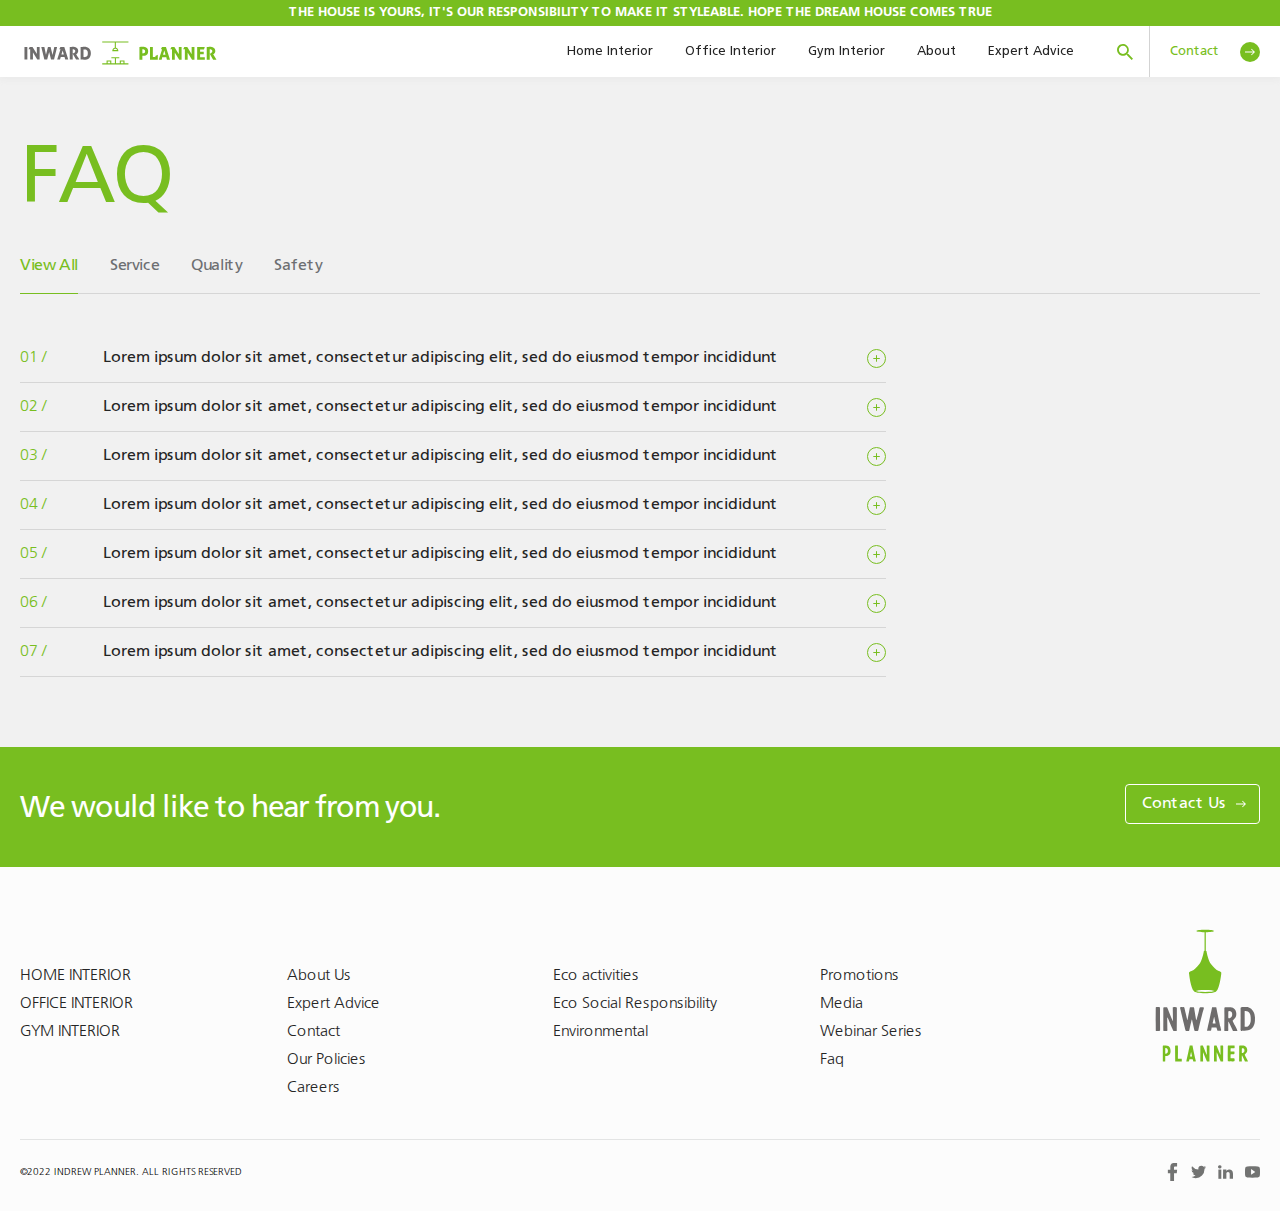
<file: faq.html>
<!DOCTYPE html>
<html lang="en" id="js-scroll">

    <head>
        <meta charset="utf-8">
        <meta name="viewport" content="width=device-width,initial-scale=1">
        <meta name="format-detection" content="telephone=no">
        <title>Inward Planner | FAQ</title>

        <link rel="icon" href="favicon/favicon.svg" type="image/svg" sizes="32x32">
        <link type="text/css" rel="stylesheet" href="css/slick-theme.min.css">
        <link type="text/css" rel="stylesheet" href="css/slick.min.css">
        <link type="text/css" rel="stylesheet" href="css/glider.min.css">
        <link type="text/css" rel="stylesheet" href="css/style.css">
    </head>

    <body>
        <main class="main-wrap">
            <!-- Beginning header section -->
            <header class="main-header-section">
            <div class="header-subnav red-bg">
                <div class="common-wrap clear">
                    <p>The house is yours, it's our responsibility to make it styleable. Hope the dream house comes true</p>
                </div>
            </div>
            <div class="main-header">
                <div class="common-wrap clear">
                    <div class="header-inner">
                        <div class="logo-wrap">
                            <div class="main-logo">
                                <a href="index.html" class="logo"><img src="svgs/main-logo.svg" alt=""></a>
                            </div>
                            <div class="search-trigger">
                                <figure>
                                    <img src="svgs/ic-search.svg" alt="">
                                    <img src="svgs/ic_search.svg" alt="">
                                </figure>
                            </div>
                            <div class="phone-nav" id="phone-nav">
                                <div></div>
                            </div>
                        </div>
                        <div class="nav-wrap ">
                            <div class="nav-wrap-inner">

                                <nav class="main-nav">
                                    <ul>
                                        <li><a href="home-interior.html">Home Interior</a></li>
                                        <li><a href="home-interior.html">Office Interior</a></li>
                                        <li><a href="home-interior.html">Gym Interior</a></li>
                                        <li><a href="about.html">About</a></li>
                                        <li><a href="expert-advice.html">Expert Advice</a></li>
                                        <li><a href="contact.html">Contact</a></li>
                                    </ul>
                                </nav>
                                <nav class="sidenav-nav">
                                    <ul>
                                        <li class="search-icon"><a href="#">
                                            <img src="svgs/ic-search.svg" alt="">
                                            <img src="svgs/ic_search.svg" alt="">
                                            </a></li>
                                        <li><a href="contact.html">Contact
                                            <div class="circle-btn">
                                                <figure class="cta-rect-circle">
                                                    <img src="svgs/ic-plain-white-right-arrow.svg" alt="">
                                                </figure>
                                                <figure class="cta-rect-circle-animate">
                                                    <img src="svgs/ic-plain-white-right-arrow.svg" alt="">
                                                </figure>
                                            </div>
                                            </a>
                                        </li>
                                    </ul>
                                </nav>
                            </div>
                        </div>
                    </div>
                </div>
            </div>
        </header>
            <!-- //End header section -->

            <!-- Beginning main content section -->
            <div class="section main-content-wrap faq">

                <div class="section faq-wrap pt-142">
                    <div class="common-wrap clear">
                        <div class="faq-inner">
                            <div class="faq-title text-red pb-36">
                                <h1>FAQ</h1>
                            </div>
                            <div class="faq-tab-wrap">
                                <div class="faq-tab-trigger">
                                    <ul>
                                        <li><a href="#faq-tab-1">View All</a></li>
                                        <li><a href="#faq-tab-2">Service</a></li>
                                        <li><a href="#faq-tab-3">Quality</a></li>
                                        <li><a href="#faq-tab-4">Safety</a></li>
                                    </ul>
                                </div>
                                <div class="faq-tab-content-wrap mt-40">
                                    <div class="faq-tab-content" id="faq-tab-1">
                                        <ul>
                                            <li><a href="#">Lorem ipsum dolor sit amet, consectetur adipiscing elit, sed do eiusmod tempor incididunt</a>
                                                <div class="faq-accordion">
                                                    <p>Lorem ipsum dolor sit amet, consectetur adipiscing elit, sed do eiusmod tempor incididunt ut labore et dolore magna aliqua. Ut enim ad minim veniam. Lorem ipsum dolor sit amet, consectetur adipiscing elit, sed do eiusmod tempor incididunt ut labore et dolore magna aliqua. Ut enim ad minim veniam. Lorem ipsum dolor sit amet, consectetur adipiscing elit, sed do eiusmod tempor incididunt ut labore et dolore magna aliqua. Ut enim ad minim veniam. Lorem ipsum dolor sit amet, consectetur adipiscing elit, sed do eiusmod tempor incididunt ut labore et dolore magna aliqua. Ut enim ad minim veniam. </p>
                                                </div>
                                            </li>
                                            <li><a href="#">Lorem ipsum dolor sit amet, consectetur adipiscing elit, sed do eiusmod tempor incididunt</a>
                                                <div class="faq-accordion">

                                                    <p>Lorem ipsum dolor sit amet, consectetur adipiscing elit, sed do eiusmod tempor incididunt ut labore et dolore magna aliqua. Ut enim ad minim veniam. Lorem ipsum dolor sit amet, consectetur adipiscing elit, sed do eiusmod tempor incididunt ut labore et dolore magna aliqua. Ut enim ad minim veniam. Lorem ipsum dolor sit amet, consectetur adipiscing elit, sed do eiusmod tempor incididunt ut labore et dolore magna aliqua. Ut enim ad minim veniam. Lorem ipsum dolor sit amet, consectetur adipiscing elit, sed do eiusmod tempor incididunt ut labore et dolore magna aliqua. Ut enim ad minim veniam. </p>
                                                </div>
                                            </li>
                                            <li><a href="#">Lorem ipsum dolor sit amet, consectetur adipiscing elit, sed do eiusmod tempor incididunt</a>
                                                <div class="faq-accordion">

                                                    <p>Lorem ipsum dolor sit amet, consectetur adipiscing elit, sed do eiusmod tempor incididunt ut labore et dolore magna aliqua. Ut enim ad minim veniam. Lorem ipsum dolor sit amet, consectetur adipiscing elit, sed do eiusmod tempor incididunt ut labore et dolore magna aliqua. Ut enim ad minim veniam. Lorem ipsum dolor sit amet, consectetur adipiscing elit, sed do eiusmod tempor incididunt ut labore et dolore magna aliqua. Ut enim ad minim veniam. Lorem ipsum dolor sit amet, consectetur adipiscing elit, sed do eiusmod tempor incididunt ut labore et dolore magna aliqua. Ut enim ad minim veniam. </p>
                                                </div>
                                            </li>
                                            <li><a href="#">Lorem ipsum dolor sit amet, consectetur adipiscing elit, sed do eiusmod tempor incididunt</a>
                                                <div class="faq-accordion">

                                                    <p>Lorem ipsum dolor sit amet, consectetur adipiscing elit, sed do eiusmod tempor incididunt ut labore et dolore magna aliqua. Ut enim ad minim veniam. Lorem ipsum dolor sit amet, consectetur adipiscing elit, sed do eiusmod tempor incididunt ut labore et dolore magna aliqua. Ut enim ad minim veniam. Lorem ipsum dolor sit amet, consectetur adipiscing elit, sed do eiusmod tempor incididunt ut labore et dolore magna aliqua. Ut enim ad minim veniam. Lorem ipsum dolor sit amet, consectetur adipiscing elit, sed do eiusmod tempor incididunt ut labore et dolore magna aliqua. Ut enim ad minim veniam. </p>
                                                </div>
                                            </li>
                                            <li><a href="#">Lorem ipsum dolor sit amet, consectetur adipiscing elit, sed do eiusmod tempor incididunt</a>
                                                <div class="faq-accordion">

                                                    <p>Lorem ipsum dolor sit amet, consectetur adipiscing elit, sed do eiusmod tempor incididunt ut labore et dolore magna aliqua. Ut enim ad minim veniam. Lorem ipsum dolor sit amet, consectetur adipiscing elit, sed do eiusmod tempor incididunt ut labore et dolore magna aliqua. Ut enim ad minim veniam. Lorem ipsum dolor sit amet, consectetur adipiscing elit, sed do eiusmod tempor incididunt ut labore et dolore magna aliqua. Ut enim ad minim veniam. Lorem ipsum dolor sit amet, consectetur adipiscing elit, sed do eiusmod tempor incididunt ut labore et dolore magna aliqua. Ut enim ad minim veniam. </p>
                                                </div>
                                            </li>
                                            <li><a href="#">Lorem ipsum dolor sit amet, consectetur adipiscing elit, sed do eiusmod tempor incididunt</a>
                                                <div class="faq-accordion">

                                                    <p>Lorem ipsum dolor sit amet, consectetur adipiscing elit, sed do eiusmod tempor incididunt ut labore et dolore magna aliqua. Ut enim ad minim veniam. Lorem ipsum dolor sit amet, consectetur adipiscing elit, sed do eiusmod tempor incididunt ut labore et dolore magna aliqua. Ut enim ad minim veniam. Lorem ipsum dolor sit amet, consectetur adipiscing elit, sed do eiusmod tempor incididunt ut labore et dolore magna aliqua. Ut enim ad minim veniam. Lorem ipsum dolor sit amet, consectetur adipiscing elit, sed do eiusmod tempor incididunt ut labore et dolore magna aliqua. Ut enim ad minim veniam. </p>
                                                </div>
                                            </li>
                                            <li><a href="#">Lorem ipsum dolor sit amet, consectetur adipiscing elit, sed do eiusmod tempor incididunt</a>
                                                <div class="faq-accordion">

                                                    <p>Lorem ipsum dolor sit amet, consectetur adipiscing elit, sed do eiusmod tempor incididunt ut labore et dolore magna aliqua. Ut enim ad minim veniam. Lorem ipsum dolor sit amet, consectetur adipiscing elit, sed do eiusmod tempor incididunt ut labore et dolore magna aliqua. Ut enim ad minim veniam. Lorem ipsum dolor sit amet, consectetur adipiscing elit, sed do eiusmod tempor incididunt ut labore et dolore magna aliqua. Ut enim ad minim veniam. Lorem ipsum dolor sit amet, consectetur adipiscing elit, sed do eiusmod tempor incididunt ut labore et dolore magna aliqua. Ut enim ad minim veniam. </p>
                                                </div>
                                            </li>
                                        </ul>
                                    </div>
                                    <div class="faq-tab-content" id="faq-tab-2">
                                        <ul>
                                            <li><a href="#">Lorem ipsum dolor sit amet, consectetur adipiscing elit, sed do eiusmod tempor incididunt</a>
                                                <div class="faq-accordion">

                                                    <p>Lorem ipsum dolor sit amet, consectetur adipiscing elit, sed do eiusmod tempor incididunt ut labore et dolore magna aliqua. Ut enim ad minim veniam. Lorem ipsum dolor sit amet, consectetur adipiscing elit, sed do eiusmod tempor incididunt ut labore et dolore magna aliqua. Ut enim ad minim veniam. Lorem ipsum dolor sit amet, consectetur adipiscing elit, sed do eiusmod tempor incididunt ut labore et dolore magna aliqua. Ut enim ad minim veniam. Lorem ipsum dolor sit amet, consectetur adipiscing elit, sed do eiusmod tempor incididunt ut labore et dolore magna aliqua. Ut enim ad minim veniam. </p>
                                                </div>
                                            </li>
                                            <li><a href="#">Lorem ipsum dolor sit amet, consectetur adipiscing elit, sed do eiusmod tempor incididunt</a>
                                                <div class="faq-accordion">

                                                    <p>Lorem ipsum dolor sit amet, consectetur adipiscing elit, sed do eiusmod tempor incididunt ut labore et dolore magna aliqua. Ut enim ad minim veniam. Lorem ipsum dolor sit amet, consectetur adipiscing elit, sed do eiusmod tempor incididunt ut labore et dolore magna aliqua. Ut enim ad minim veniam. Lorem ipsum dolor sit amet, consectetur adipiscing elit, sed do eiusmod tempor incididunt ut labore et dolore magna aliqua. Ut enim ad minim veniam. Lorem ipsum dolor sit amet, consectetur adipiscing elit, sed do eiusmod tempor incididunt ut labore et dolore magna aliqua. Ut enim ad minim veniam. </p>
                                                </div>
                                            </li>
                                            <li><a href="#">Lorem ipsum dolor sit amet, consectetur adipiscing elit, sed do eiusmod tempor incididunt</a>
                                                <div class="faq-accordion">

                                                    <p>Lorem ipsum dolor sit amet, consectetur adipiscing elit, sed do eiusmod tempor incididunt ut labore et dolore magna aliqua. Ut enim ad minim veniam. Lorem ipsum dolor sit amet, consectetur adipiscing elit, sed do eiusmod tempor incididunt ut labore et dolore magna aliqua. Ut enim ad minim veniam. Lorem ipsum dolor sit amet, consectetur adipiscing elit, sed do eiusmod tempor incididunt ut labore et dolore magna aliqua. Ut enim ad minim veniam. Lorem ipsum dolor sit amet, consectetur adipiscing elit, sed do eiusmod tempor incididunt ut labore et dolore magna aliqua. Ut enim ad minim veniam. </p>
                                                </div>
                                            </li>
                                            <li><a href="#">Lorem ipsum dolor sit amet, consectetur adipiscing elit, sed do eiusmod tempor incididunt</a>
                                                <div class="faq-accordion">

                                                    <p>Lorem ipsum dolor sit amet, consectetur adipiscing elit, sed do eiusmod tempor incididunt ut labore et dolore magna aliqua. Ut enim ad minim veniam. Lorem ipsum dolor sit amet, consectetur adipiscing elit, sed do eiusmod tempor incididunt ut labore et dolore magna aliqua. Ut enim ad minim veniam. Lorem ipsum dolor sit amet, consectetur adipiscing elit, sed do eiusmod tempor incididunt ut labore et dolore magna aliqua. Ut enim ad minim veniam. Lorem ipsum dolor sit amet, consectetur adipiscing elit, sed do eiusmod tempor incididunt ut labore et dolore magna aliqua. Ut enim ad minim veniam. </p>
                                                </div>
                                            </li>
                                            <li><a href="#">Lorem ipsum dolor sit amet, consectetur adipiscing elit, sed do eiusmod tempor incididunt</a>
                                                <div class="faq-accordion">

                                                    <p>Lorem ipsum dolor sit amet, consectetur adipiscing elit, sed do eiusmod tempor incididunt ut labore et dolore magna aliqua. Ut enim ad minim veniam. Lorem ipsum dolor sit amet, consectetur adipiscing elit, sed do eiusmod tempor incididunt ut labore et dolore magna aliqua. Ut enim ad minim veniam. Lorem ipsum dolor sit amet, consectetur adipiscing elit, sed do eiusmod tempor incididunt ut labore et dolore magna aliqua. Ut enim ad minim veniam. Lorem ipsum dolor sit amet, consectetur adipiscing elit, sed do eiusmod tempor incididunt ut labore et dolore magna aliqua. Ut enim ad minim veniam. </p>
                                                </div>
                                            </li>
                                            <li><a href="#">Lorem ipsum dolor sit amet, consectetur adipiscing elit, sed do eiusmod tempor incididunt</a>
                                                <div class="faq-accordion">

                                                    <p>Lorem ipsum dolor sit amet, consectetur adipiscing elit, sed do eiusmod tempor incididunt ut labore et dolore magna aliqua. Ut enim ad minim veniam. Lorem ipsum dolor sit amet, consectetur adipiscing elit, sed do eiusmod tempor incididunt ut labore et dolore magna aliqua. Ut enim ad minim veniam. Lorem ipsum dolor sit amet, consectetur adipiscing elit, sed do eiusmod tempor incididunt ut labore et dolore magna aliqua. Ut enim ad minim veniam. Lorem ipsum dolor sit amet, consectetur adipiscing elit, sed do eiusmod tempor incididunt ut labore et dolore magna aliqua. Ut enim ad minim veniam. </p>
                                                </div>
                                            </li>
                                            <li><a href="#">Lorem ipsum dolor sit amet, consectetur adipiscing elit, sed do eiusmod tempor incididunt</a>
                                                <div class="faq-accordion">

                                                    <p>Lorem ipsum dolor sit amet, consectetur adipiscing elit, sed do eiusmod tempor incididunt ut labore et dolore magna aliqua. Ut enim ad minim veniam. Lorem ipsum dolor sit amet, consectetur adipiscing elit, sed do eiusmod tempor incididunt ut labore et dolore magna aliqua. Ut enim ad minim veniam. Lorem ipsum dolor sit amet, consectetur adipiscing elit, sed do eiusmod tempor incididunt ut labore et dolore magna aliqua. Ut enim ad minim veniam. Lorem ipsum dolor sit amet, consectetur adipiscing elit, sed do eiusmod tempor incididunt ut labore et dolore magna aliqua. Ut enim ad minim veniam. </p>
                                                </div>
                                            </li>
                                        </ul>
                                    </div>
                                    <div class="faq-tab-content" id="faq-tab-3">
                                        <ul>
                                            <li><a href="#">Lorem ipsum dolor sit amet, consectetur adipiscing elit, sed do eiusmod tempor incididunt</a>
                                                <div class="faq-accordion">

                                                    <p>Lorem ipsum dolor sit amet, consectetur adipiscing elit, sed do eiusmod tempor incididunt ut labore et dolore magna aliqua. Ut enim ad minim veniam. Lorem ipsum dolor sit amet, consectetur adipiscing elit, sed do eiusmod tempor incididunt ut labore et dolore magna aliqua. Ut enim ad minim veniam. Lorem ipsum dolor sit amet, consectetur adipiscing elit, sed do eiusmod tempor incididunt ut labore et dolore magna aliqua. Ut enim ad minim veniam. Lorem ipsum dolor sit amet, consectetur adipiscing elit, sed do eiusmod tempor incididunt ut labore et dolore magna aliqua. Ut enim ad minim veniam. </p>
                                                </div>
                                            </li>
                                            <li><a href="#">Lorem ipsum dolor sit amet, consectetur adipiscing elit, sed do eiusmod tempor incididunt</a>
                                                <div class="faq-accordion">

                                                    <p>Lorem ipsum dolor sit amet, consectetur adipiscing elit, sed do eiusmod tempor incididunt ut labore et dolore magna aliqua. Ut enim ad minim veniam. Lorem ipsum dolor sit amet, consectetur adipiscing elit, sed do eiusmod tempor incididunt ut labore et dolore magna aliqua. Ut enim ad minim veniam. Lorem ipsum dolor sit amet, consectetur adipiscing elit, sed do eiusmod tempor incididunt ut labore et dolore magna aliqua. Ut enim ad minim veniam. Lorem ipsum dolor sit amet, consectetur adipiscing elit, sed do eiusmod tempor incididunt ut labore et dolore magna aliqua. Ut enim ad minim veniam. </p>
                                                </div>
                                            </li>
                                            <li><a href="#">Lorem ipsum dolor sit amet, consectetur adipiscing elit, sed do eiusmod tempor incididunt</a>
                                                <div class="faq-accordion">

                                                    <p>Lorem ipsum dolor sit amet, consectetur adipiscing elit, sed do eiusmod tempor incididunt ut labore et dolore magna aliqua. Ut enim ad minim veniam. Lorem ipsum dolor sit amet, consectetur adipiscing elit, sed do eiusmod tempor incididunt ut labore et dolore magna aliqua. Ut enim ad minim veniam. Lorem ipsum dolor sit amet, consectetur adipiscing elit, sed do eiusmod tempor incididunt ut labore et dolore magna aliqua. Ut enim ad minim veniam. Lorem ipsum dolor sit amet, consectetur adipiscing elit, sed do eiusmod tempor incididunt ut labore et dolore magna aliqua. Ut enim ad minim veniam. </p>
                                                </div>
                                            </li>
                                            <li><a href="#">Lorem ipsum dolor sit amet, consectetur adipiscing elit, sed do eiusmod tempor incididunt</a>
                                                <div class="faq-accordion">

                                                    <p>Lorem ipsum dolor sit amet, consectetur adipiscing elit, sed do eiusmod tempor incididunt ut labore et dolore magna aliqua. Ut enim ad minim veniam. Lorem ipsum dolor sit amet, consectetur adipiscing elit, sed do eiusmod tempor incididunt ut labore et dolore magna aliqua. Ut enim ad minim veniam. Lorem ipsum dolor sit amet, consectetur adipiscing elit, sed do eiusmod tempor incididunt ut labore et dolore magna aliqua. Ut enim ad minim veniam. Lorem ipsum dolor sit amet, consectetur adipiscing elit, sed do eiusmod tempor incididunt ut labore et dolore magna aliqua. Ut enim ad minim veniam. </p>
                                                </div>
                                            </li>
                                            <li><a href="#">Lorem ipsum dolor sit amet, consectetur adipiscing elit, sed do eiusmod tempor incididunt</a>
                                                <div class="faq-accordion">

                                                    <p>Lorem ipsum dolor sit amet, consectetur adipiscing elit, sed do eiusmod tempor incididunt ut labore et dolore magna aliqua. Ut enim ad minim veniam. Lorem ipsum dolor sit amet, consectetur adipiscing elit, sed do eiusmod tempor incididunt ut labore et dolore magna aliqua. Ut enim ad minim veniam. Lorem ipsum dolor sit amet, consectetur adipiscing elit, sed do eiusmod tempor incididunt ut labore et dolore magna aliqua. Ut enim ad minim veniam. Lorem ipsum dolor sit amet, consectetur adipiscing elit, sed do eiusmod tempor incididunt ut labore et dolore magna aliqua. Ut enim ad minim veniam. </p>
                                                </div>
                                            </li>
                                            <li><a href="#">Lorem ipsum dolor sit amet, consectetur adipiscing elit, sed do eiusmod tempor incididunt</a>
                                                <div class="faq-accordion">

                                                    <p>Lorem ipsum dolor sit amet, consectetur adipiscing elit, sed do eiusmod tempor incididunt ut labore et dolore magna aliqua. Ut enim ad minim veniam. Lorem ipsum dolor sit amet, consectetur adipiscing elit, sed do eiusmod tempor incididunt ut labore et dolore magna aliqua. Ut enim ad minim veniam. Lorem ipsum dolor sit amet, consectetur adipiscing elit, sed do eiusmod tempor incididunt ut labore et dolore magna aliqua. Ut enim ad minim veniam. Lorem ipsum dolor sit amet, consectetur adipiscing elit, sed do eiusmod tempor incididunt ut labore et dolore magna aliqua. Ut enim ad minim veniam. </p>
                                                </div>
                                            </li>
                                            <li><a href="#">Lorem ipsum dolor sit amet, consectetur adipiscing elit, sed do eiusmod tempor incididunt</a>
                                                <div class="faq-accordion">

                                                    <p>Lorem ipsum dolor sit amet, consectetur adipiscing elit, sed do eiusmod tempor incididunt ut labore et dolore magna aliqua. Ut enim ad minim veniam. Lorem ipsum dolor sit amet, consectetur adipiscing elit, sed do eiusmod tempor incididunt ut labore et dolore magna aliqua. Ut enim ad minim veniam. Lorem ipsum dolor sit amet, consectetur adipiscing elit, sed do eiusmod tempor incididunt ut labore et dolore magna aliqua. Ut enim ad minim veniam. Lorem ipsum dolor sit amet, consectetur adipiscing elit, sed do eiusmod tempor incididunt ut labore et dolore magna aliqua. Ut enim ad minim veniam. </p>
                                                </div>
                                            </li>
                                        </ul>
                                    </div>
                                    <div class="faq-tab-content" id="faq-tab-4">
                                        <ul>
                                            <li><a href="#">Lorem ipsum dolor sit amet, consectetur adipiscing elit, sed do eiusmod tempor incididunt</a>
                                                <div class="faq-accordion">

                                                    <p>Lorem ipsum dolor sit amet, consectetur adipiscing elit, sed do eiusmod tempor incididunt ut labore et dolore magna aliqua. Ut enim ad minim veniam. Lorem ipsum dolor sit amet, consectetur adipiscing elit, sed do eiusmod tempor incididunt ut labore et dolore magna aliqua. Ut enim ad minim veniam. Lorem ipsum dolor sit amet, consectetur adipiscing elit, sed do eiusmod tempor incididunt ut labore et dolore magna aliqua. Ut enim ad minim veniam. Lorem ipsum dolor sit amet, consectetur adipiscing elit, sed do eiusmod tempor incididunt ut labore et dolore magna aliqua. Ut enim ad minim veniam. </p>
                                                </div>
                                            </li>
                                            <li><a href="#">Lorem ipsum dolor sit amet, consectetur adipiscing elit, sed do eiusmod tempor incididunt</a>
                                                <div class="faq-accordion">

                                                    <p>Lorem ipsum dolor sit amet, consectetur adipiscing elit, sed do eiusmod tempor incididunt ut labore et dolore magna aliqua. Ut enim ad minim veniam. Lorem ipsum dolor sit amet, consectetur adipiscing elit, sed do eiusmod tempor incididunt ut labore et dolore magna aliqua. Ut enim ad minim veniam. Lorem ipsum dolor sit amet, consectetur adipiscing elit, sed do eiusmod tempor incididunt ut labore et dolore magna aliqua. Ut enim ad minim veniam. Lorem ipsum dolor sit amet, consectetur adipiscing elit, sed do eiusmod tempor incididunt ut labore et dolore magna aliqua. Ut enim ad minim veniam. </p>
                                                </div>
                                            </li>
                                            <li><a href="#">Lorem ipsum dolor sit amet, consectetur adipiscing elit, sed do eiusmod tempor incididunt</a>
                                                <div class="faq-accordion">

                                                    <p>Lorem ipsum dolor sit amet, consectetur adipiscing elit, sed do eiusmod tempor incididunt ut labore et dolore magna aliqua. Ut enim ad minim veniam. Lorem ipsum dolor sit amet, consectetur adipiscing elit, sed do eiusmod tempor incididunt ut labore et dolore magna aliqua. Ut enim ad minim veniam. Lorem ipsum dolor sit amet, consectetur adipiscing elit, sed do eiusmod tempor incididunt ut labore et dolore magna aliqua. Ut enim ad minim veniam. Lorem ipsum dolor sit amet, consectetur adipiscing elit, sed do eiusmod tempor incididunt ut labore et dolore magna aliqua. Ut enim ad minim veniam. </p>
                                                </div>
                                            </li>
                                            <li><a href="#">Lorem ipsum dolor sit amet, consectetur adipiscing elit, sed do eiusmod tempor incididunt</a>
                                                <div class="faq-accordion">

                                                    <p>Lorem ipsum dolor sit amet, consectetur adipiscing elit, sed do eiusmod tempor incididunt ut labore et dolore magna aliqua. Ut enim ad minim veniam. Lorem ipsum dolor sit amet, consectetur adipiscing elit, sed do eiusmod tempor incididunt ut labore et dolore magna aliqua. Ut enim ad minim veniam. Lorem ipsum dolor sit amet, consectetur adipiscing elit, sed do eiusmod tempor incididunt ut labore et dolore magna aliqua. Ut enim ad minim veniam. Lorem ipsum dolor sit amet, consectetur adipiscing elit, sed do eiusmod tempor incididunt ut labore et dolore magna aliqua. Ut enim ad minim veniam. </p>
                                                </div>
                                            </li>
                                            <li><a href="#">Lorem ipsum dolor sit amet, consectetur adipiscing elit, sed do eiusmod tempor incididunt</a>
                                                <div class="faq-accordion">

                                                    <p>Lorem ipsum dolor sit amet, consectetur adipiscing elit, sed do eiusmod tempor incididunt ut labore et dolore magna aliqua. Ut enim ad minim veniam. Lorem ipsum dolor sit amet, consectetur adipiscing elit, sed do eiusmod tempor incididunt ut labore et dolore magna aliqua. Ut enim ad minim veniam. Lorem ipsum dolor sit amet, consectetur adipiscing elit, sed do eiusmod tempor incididunt ut labore et dolore magna aliqua. Ut enim ad minim veniam. Lorem ipsum dolor sit amet, consectetur adipiscing elit, sed do eiusmod tempor incididunt ut labore et dolore magna aliqua. Ut enim ad minim veniam. </p>
                                                </div>
                                            </li>
                                            <li><a href="#">Lorem ipsum dolor sit amet, consectetur adipiscing elit, sed do eiusmod tempor incididunt</a>
                                                <div class="faq-accordion">

                                                    <p>Lorem ipsum dolor sit amet, consectetur adipiscing elit, sed do eiusmod tempor incididunt ut labore et dolore magna aliqua. Ut enim ad minim veniam. Lorem ipsum dolor sit amet, consectetur adipiscing elit, sed do eiusmod tempor incididunt ut labore et dolore magna aliqua. Ut enim ad minim veniam. Lorem ipsum dolor sit amet, consectetur adipiscing elit, sed do eiusmod tempor incididunt ut labore et dolore magna aliqua. Ut enim ad minim veniam. Lorem ipsum dolor sit amet, consectetur adipiscing elit, sed do eiusmod tempor incididunt ut labore et dolore magna aliqua. Ut enim ad minim veniam. </p>
                                                </div>
                                            </li>
                                            <li><a href="#">Lorem ipsum dolor sit amet, consectetur adipiscing elit, sed do eiusmod tempor incididunt</a>
                                                <div class="faq-accordion">

                                                    <p>Lorem ipsum dolor sit amet, consectetur adipiscing elit, sed do eiusmod tempor incididunt ut labore et dolore magna aliqua. Ut enim ad minim veniam. Lorem ipsum dolor sit amet, consectetur adipiscing elit, sed do eiusmod tempor incididunt ut labore et dolore magna aliqua. Ut enim ad minim veniam. Lorem ipsum dolor sit amet, consectetur adipiscing elit, sed do eiusmod tempor incididunt ut labore et dolore magna aliqua. Ut enim ad minim veniam. Lorem ipsum dolor sit amet, consectetur adipiscing elit, sed do eiusmod tempor incididunt ut labore et dolore magna aliqua. Ut enim ad minim veniam. </p>
                                                </div>
                                            </li>
                                        </ul>
                                    </div>
                                </div>
                            </div>
                        </div>
                    </div>
                </div>

                <div class="section contact-bar-wrap red-bg mt-70">
                    <div class="common-wrap clear">
                        <div class="contact-bar-inner flex-box flex-vertical-align">
                            <h3>We would like to hear from you.</h3>
                            <div class="view-all-btn">
                                <a href="contact.html" class="btn transparent-white-bg btn-arrow">
                                    <span>Contact Us</span>
                                    <figure class="cta-rect-arrow-right__arrow">
                                        <img src="svgs/ic-plain-white-right-arrow.svg" alt="">
                                    </figure>
                                    <figure class="cta-rect-arrow-right__arrow-hover">
                                        <img src="svgs/ic-plain-white-right-arrow.svg" alt="">
                                    </figure>
                                </a>
                            </div>
                        </div>
                    </div>
                </div>

            </div>
            <!-- //End main content section -->

            <!-- Beginning footer section -->
            <footer class="main-footer-section">
            <div class="common-wrap clear ">
                <div class="footer-inner flex-box">
                    <div class="footer-logo order-2">
                        <a href="index.html">
                            <img src="svgs/footer-logo.svg" alt="">
                        </a>
                    </div>
                    <div class="footer-widget-wrap flex border-animation">
                        <div class="footer-widget">
                            <h5>Services</h5>
                            <ul>
                                <li>
                                    <a href="home-interior.html">HOME INTERIOR</a>
                                </li>
                                <li>
                                    <a href="home-interior.html">OFFICE INTERIOR</a>
                                </li>
                                <li>
                                    <a href="home-interior.html">GYM INTERIOR</a>
                                </li>
                            </ul>
                        </div>
                        <div class="footer-widget">
                            <h5>Company</h5>
                            <ul>
                                <li>
                                    <a href="about.html">About Us</a>
                                </li>
                                <li>
                                    <a href="expert-advice.html">Expert Advice</a>
                                </li>
                                <li>
                                    <a href="contact.html">Contact</a>
                                </li>
                                <li>
                                    <a href="faq.html">Our Policies</a>
                                </li>
                                <li>
                                    <a href="#">Careers</a>
                                </li>
                            </ul>
                        </div>
                        <div class="footer-widget">
                            <h5>Sustainabilitys</h5>
                            <ul>
                                <li>
                                    <a href="#">Eco activities</a>
                                </li>
                                <li>
                                    <a href="#">Eco Social Responsibility</a>
                                </li>
                                <li>
                                    <a href="#">Environmental</a>
                                </li>
                            </ul>
                        </div>
                        <div class="footer-widget">
                            <h5>Media </h5>
                            <ul>
                                <li>
                                    <a href="#">Promotions</a>
                                </li>
                                <li>
                                    <a href="#">Media</a>
                                </li>
                                <li>
                                    <a href="#">Webinar Series</a>
                                </li>
                                <li>
                                    <a href="faq.html">Faq</a>
                                </li>
                            </ul>
                        </div>
                    </div>
                </div>
            </div>
            <div class="footer-bottom">
                <div class="common-wrap clear">
                    <div class="footer-bottom-inner flex-box">
                        <div class="footer-bottom-left flex-box border-animation">
                            <div class="footer-copyright">
                                <p>©2022 Indrew Planner. All rights reserved</p>
                            </div>
                        </div>
                        <div class="footer-social">
                            <ul>
                                <li>
                                    <a href="#">
                                        <img class="default" src="svgs/social-facebook.svg" alt="">
                                        <img class="hoverd" src="svgs/Facebook.svg" alt="">
                                    </a>
                                </li>
                                <li>
                                    <a href="#">
                                        <img class="default" src="svgs/social-twitter.svg" alt="">
                                        <img class="hoverd" src="svgs/Twitter.svg" alt="">
                                    </a>
                                </li>
                                <li>
                                    <a href="#">
                                        <img class="default" src="svgs/social-linkedin.svg" alt="">
                                        <img class="hoverd" src="svgs/LinkedIn.svg" alt="">
                                    </a>
                                </li>
                                <li>
                                    <a href="#">
                                        <img class="default" src="svgs/social-youtube.svg" alt="">
                                        <img class="hoverd" src="svgs/Youtube.svg" alt="">
                                    </a>
                                </li>
                            </ul>
                        </div>
                    </div>
                </div>
            </div>
        </footer>
            <!-- //End main footer section -->
        </main>
        <div class="search-wrap">
            <div class="search-main">
                <form action="#" method="post">
                    <div class="search-input-item">
                        <input type="search" placeholder="Search for products and advice…">
                        <div class="search-remover">

                        </div>
                    </div>
                    <div class="search-input-item search-submit circle-btn-hover">
                        <input type="submit" value="search">
                        <div class="btn-arrow">
                            <div class="circle-white">
                                <div class="circle-btn">
                                    <figure class="cta-rect-circle">
                                        <img src="svgs/ic-plain-red-right-arrow.svg" alt="">
                                    </figure>
                                    <figure class="cta-rect-circle-animate">
                                        <img src="svgs/ic-plain-red-right-arrow.svg" alt="">
                                    </figure>
                                </div>
                            </div>
                        </div>
                    </div>
                </form>
            </div>
            <div class="search-overlay"></div>
        </div>


        <script src="js/jquery-3.5.1.min.js"></script>
        <script src="js/headroom.js"></script>
        <script src="js/common-scripts.js" defer></script>
    </body>

</html>
</file>
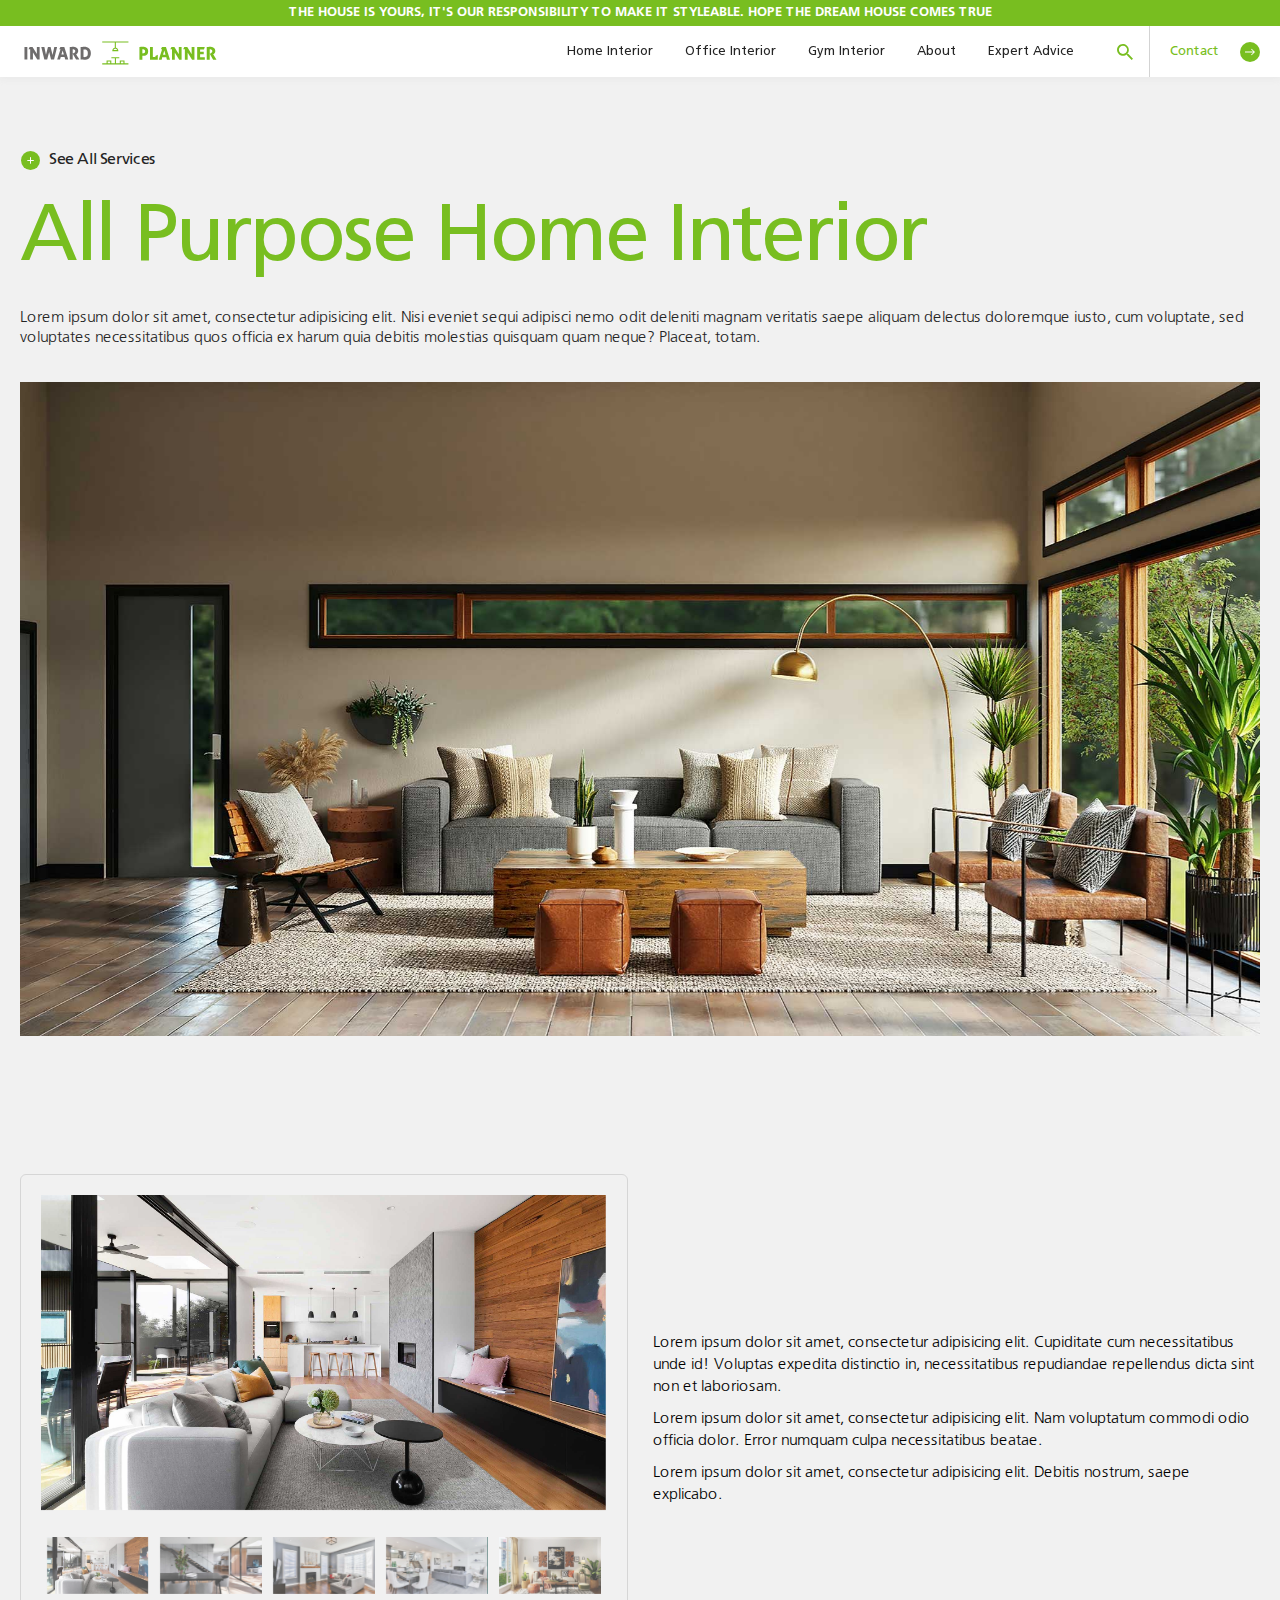
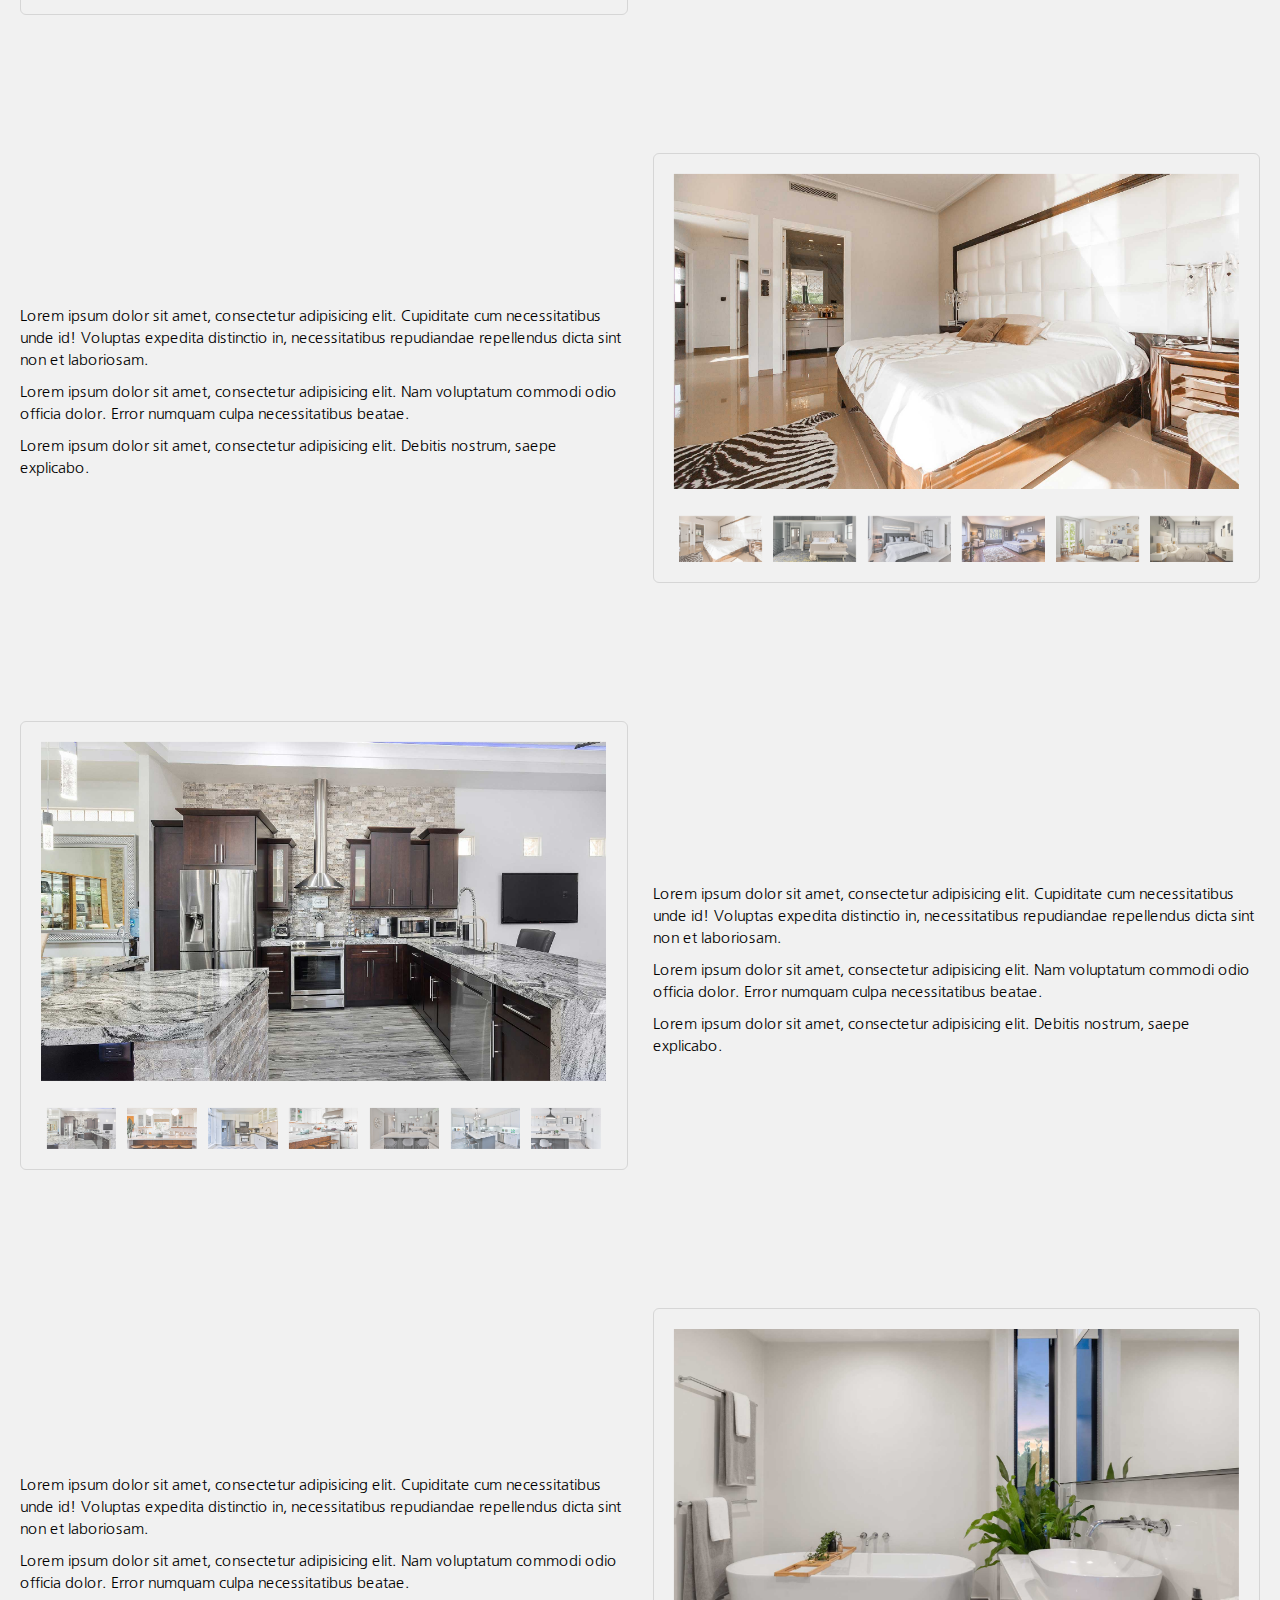
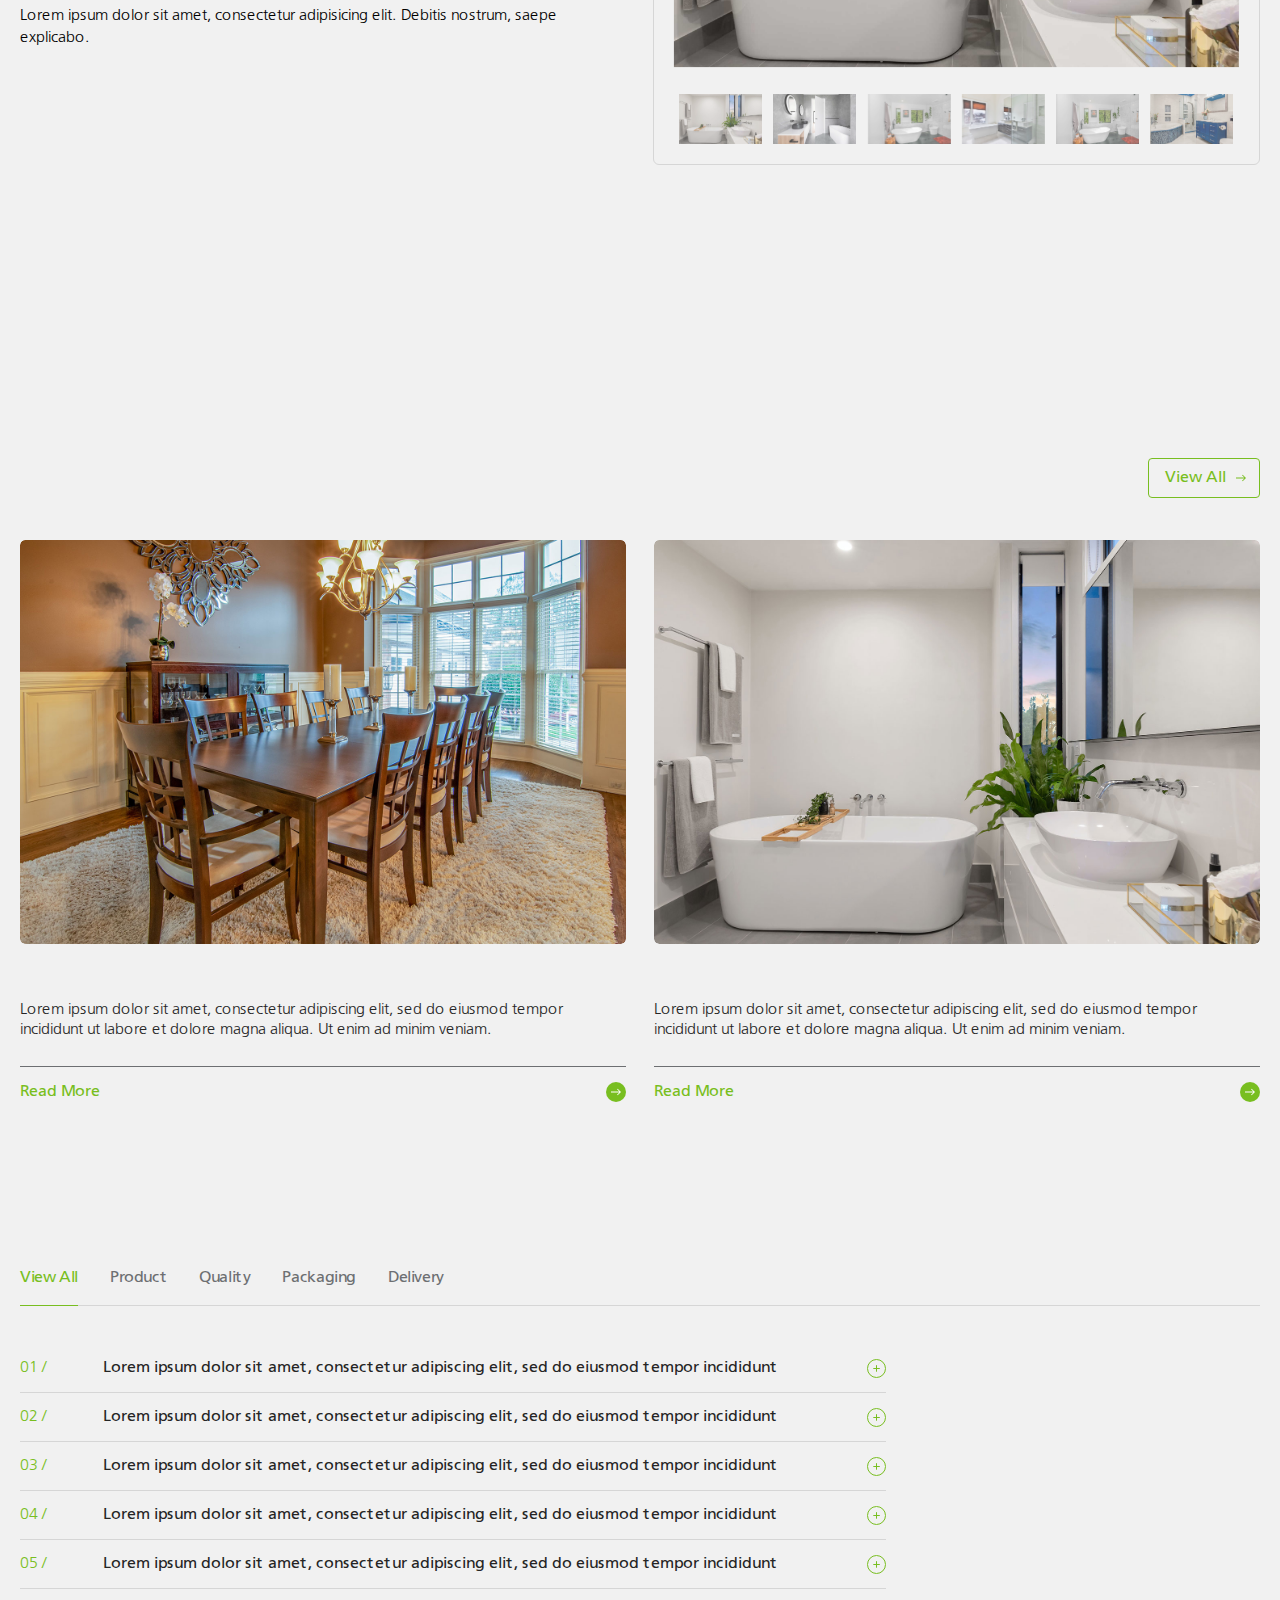
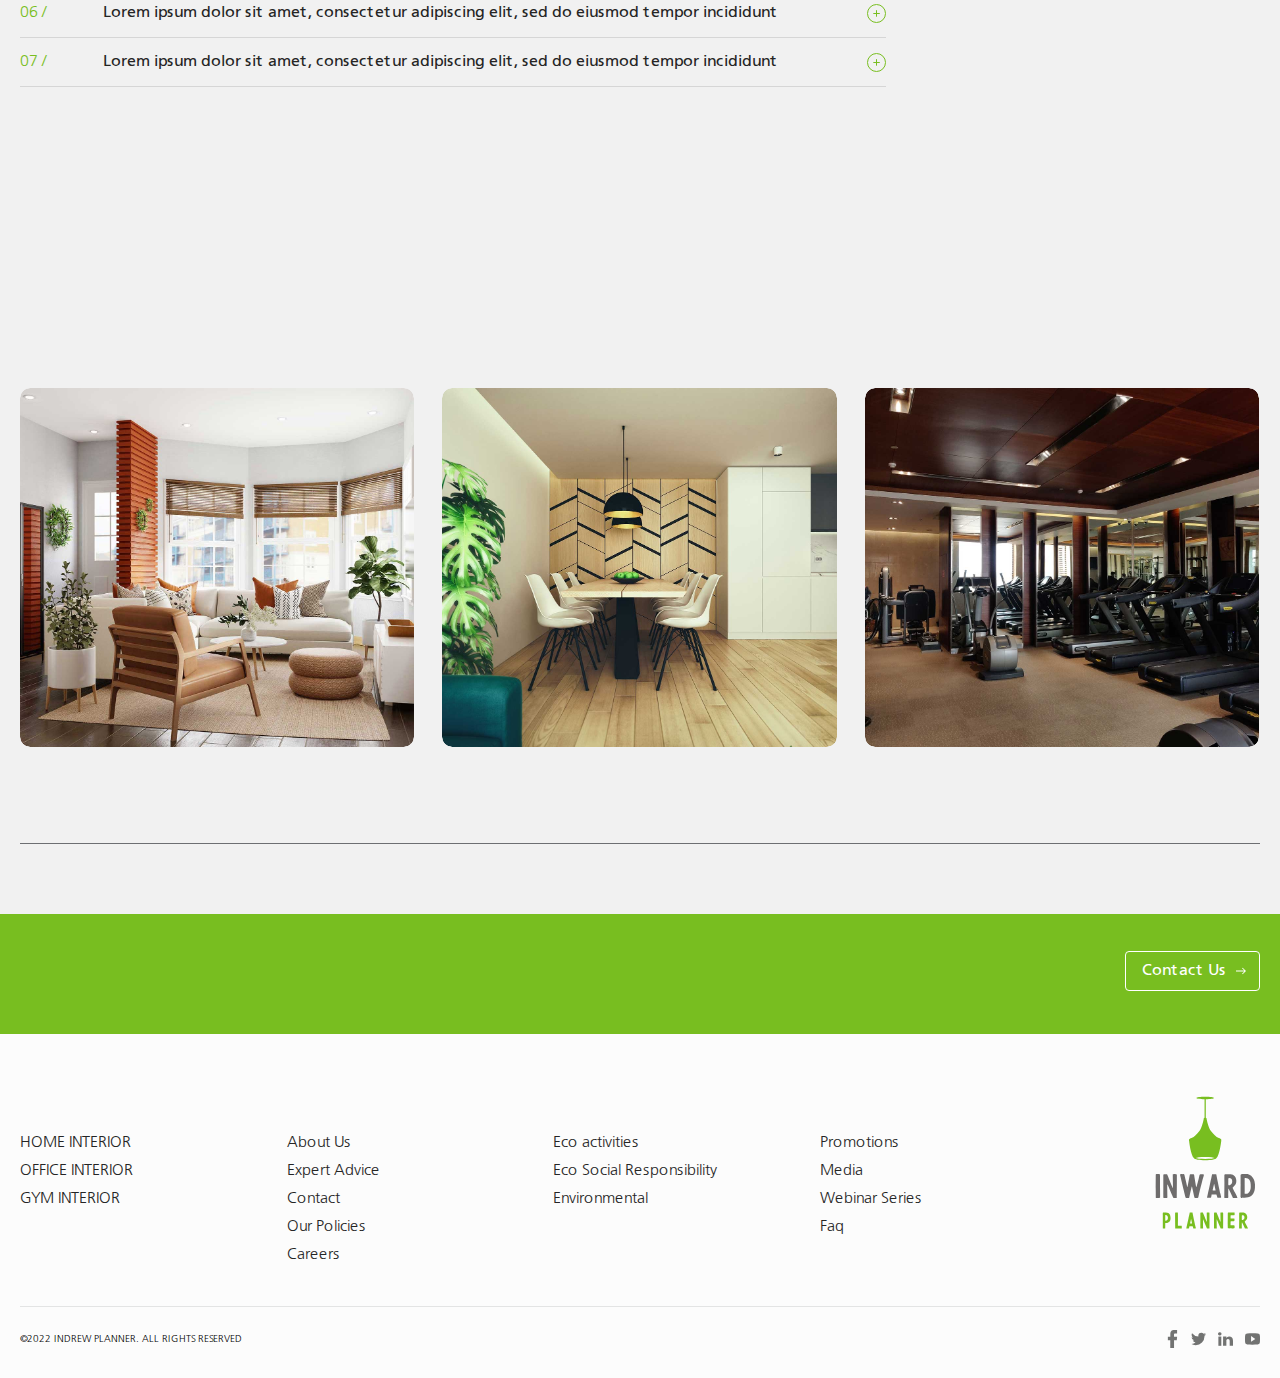
<file: home-interior.html>
<!DOCTYPE html>
<html lang="en" id="js-scroll">

<head>
    <meta charset="utf-8">
    <meta name="viewport" content="width=device-width,initial-scale=1">
    <meta name="format-detection" content="telephone=no">
    <title>Inward Planner | Product </title>
    
    <link rel="icon" href="favicon/favicon.svg" type="image/png" sizes="32x32">
    <link type="text/css" rel="stylesheet" href="css/slick-theme.min.css">
    <link type="text/css" rel="stylesheet" href="css/slick.min.css">
    <link type="text/css" rel="stylesheet" href="css/glider.min.css">
    <link type="text/css" rel="stylesheet" href="css/style.css">
</head>

<body>
    <main class="main-wrap">
        <!-- Beginning header section -->
        <header class="main-header-section">
            <div class="header-subnav red-bg">
                <div class="common-wrap clear">
                    <p>The house is yours, it's our responsibility to make it styleable. Hope the dream house comes true</p>
                </div>
            </div>
            <div class="main-header">
                <div class="common-wrap clear">
                    <div class="header-inner">
                        <div class="logo-wrap">
                            <div class="main-logo">
                                <a href="index.html" class="logo"><img src="svgs/main-logo.svg" alt=""></a>
                            </div>
                            <div class="search-trigger">
                                <figure>
                                    <img src="svgs/ic-search.svg" alt="">
                                    <img src="svgs/ic_search.svg" alt="">
                                </figure>
                            </div>
                            <div class="phone-nav" id="phone-nav">
                                <div></div>
                            </div>
                        </div>
                        <div class="nav-wrap ">
                            <div class="nav-wrap-inner">
                                <nav class="main-nav">
                                    <ul>
                                        <li><a href="home-interior.html">Home Interior</a></li>
                                        <li><a href="home-interior.html">Office Interior</a></li>
                                        <li><a href="home-interior.html">Gym Interior</a></li>
                                        <li><a href="about.html">About</a></li>
                                        <li><a href="expert-advice.html">Expert Advice</a></li>
                                        <li><a href="contact.html">Contact</a></li>
                                    </ul>
                                </nav>
                                <nav class="sidenav-nav">
                                    <ul>
                                        <li class="search-icon"><a href="#">
                                            <img src="svgs/ic-search.svg" alt="">
                                            <img src="svgs/ic_search.svg" alt="">
                                            </a></li>
                                        <li><a href="contact.html">Contact
                                            <div class="circle-btn">
                                                <figure class="cta-rect-circle">
                                                    <img src="svgs/ic-plain-white-right-arrow.svg" alt="">
                                                </figure>
                                                <figure class="cta-rect-circle-animate">
                                                    <img src="svgs/ic-plain-white-right-arrow.svg" alt="">
                                                </figure>
                                            </div>
                                            </a>
                                        </li>
                                    </ul>
                                </nav>
                            </div>
                        </div>
                    </div>
                </div>
            </div>
        </header>
        <!-- //End header section -->

        <!-- Beginning main content section -->
        <div class="section main-content-wrap">
            <div class="section scroll-nav-wrap">
                <div class="common-wrap clear">
                    <div class="scroll-nav-inner flex-box flex-vertical-align">
                        <div class="scroll-nav-slide-trigger">
                            <a href="#">See All Services</a>
                        </div>
                        <div class="scroll-nav-link">
                            <ul>
                                <li><a href="#scroll-1">Overview</a></li>
                                <li><a href="#scroll-2">Drawing Room</a></li>
                                <li><a href="#scroll-3">Bed Room</a></li>
                                <li><a href="#scroll-4">Kitchen</a></li>
                                <li><a href="#scroll-5">BathRoom</a></li>
                                <li><a href="#scroll-6">How-To Guides</a></li>
                            </ul>
                        </div>
                        <div class="circle-btn-hover scroll-nav-cta-bg flex flex-right-align">
                            <a href="contact.html" class="btn red-bg btn-arrow">Contact
                                <div class="circle-btn">
                                    <figure class="cta-rect-circle">
                                        <img src="svgs/ic-plain-red-right-arrow.svg" alt="">
                                    </figure>
                                    <figure class="cta-rect-circle-animate">
                                        <img src="svgs/ic-plain-red-right-arrow.svg" alt="">
                                    </figure>
                                </div>
                            </a>
                        </div>
                    </div>
                </div>
            </div>

            <div class="section product-content-wrap">
                <div class="single-product-wrap section-scroll" id="scroll-1">
                    <div class="common-wrap clear">
                        <div class="single-product-inner flex flex-top-align">
                            <div class="single-product-right">
                                <div class="see-different-products">
                                    <a href="#">See All Services</a>
                                </div>
                                <div class="single-product-intro">
                                    <h1>All Purpose Home Interior</h1>
                                    <p>Lorem ipsum dolor sit amet, consectetur adipisicing elit. Nisi eveniet sequi adipisci nemo odit deleniti magnam veritatis saepe aliquam delectus doloremque iusto, cum voluptate, sed voluptates necessitatibus quos officia ex harum quia debitis molestias quisquam quam neque? Placeat, totam.</p>
                                    <figure>
                                        <img src="images/home-interior/home-interior.jpg" alt="">
                                    </figure>
                                </div>
                                <div class="single-product-item-wrap flex" id="scroll-section">
                                    <div class="single-product-item section-scroll" id="scroll-2">
                                        <div class="single-product-title">
                                            <h3>Drawing Interior</h3>
                                        </div>
                                        <div class="single-product-item-thumb flex">
                                           <div class="interior-shower">
                                               <figure>
                                                   <img src="images/home-interior/slider-1.jpg" alt="">
                                               </figure>
                                           </div>
                                            <div class="interior-trigger">
                                                <a href="images/home-interior/slider-1.jpg">
                                                    <img src="images/home-interior/slider-1.jpg" alt="">
                                                </a>
                                                <a href="images/home-interior/slider-2.jpg">
                                                    <img src="images/home-interior/slider-2.jpg" alt="">
                                                </a>
                                                <a href="images/home-interior/slider-3.jpg">
                                                    <img src="images/home-interior/slider-3.jpg" alt="">
                                                </a>
                                                <a href="images/home-interior/slider-4.jpg">
                                                    <img src="images/home-interior/slider-4.jpg" alt="">
                                                </a>
                                                <a href="images/home-interior/slider-5.jpg">
                                                    <img src="images/home-interior/slider-5.jpg" alt="">
                                                </a>
                                            </div>
                                        </div>
                                        <div class="single-product-item-content flex">
                                           <h2>Lorem ipsum dolor sit amet.</h2>
                                           <p>Lorem ipsum dolor sit amet, consectetur adipisicing elit. Cupiditate cum necessitatibus unde id! Voluptas expedita distinctio in, necessitatibus repudiandae repellendus dicta sint non et laboriosam.</p>
                                           <p>Lorem ipsum dolor sit amet, consectetur adipisicing elit. Nam voluptatum commodi odio officia dolor. Error numquam culpa necessitatibus beatae.</p>
                                           <p>Lorem ipsum dolor sit amet, consectetur adipisicing elit. Debitis nostrum, saepe explicabo.</p>
                                        </div>
                                    </div>
                                    <div class="single-product-item section-scroll" id="scroll-3">
                                        <div class="single-product-title">
                                            <h3>Bed Room Interior</h3>
                                        </div>
                                        <div class="single-product-item-thumb flex">
                                           <div class="interior-shower">
                                               <figure>
                                                   <img src="images/home-interior/bed-room-1.jpg" alt="">
                                               </figure>
                                           </div>
                                            <div class="interior-trigger">
                                                <a href="images/home-interior/bed-room-1.jpg">
                                                    <img src="images/home-interior/bed-room-1.jpg" alt="">
                                                </a>
                                                <a href="images/home-interior/bed-room-2.jpg">
                                                    <img src="images/home-interior/bed-room-2.jpg" alt="">
                                                </a>
                                                <a href="images/home-interior/bed-room-3.jpg">
                                                    <img src="images/home-interior/bed-room-3.jpg" alt="">
                                                </a>
                                                <a href="images/home-interior/bed-room-4.jpg">
                                                    <img src="images/home-interior/bed-room-4.jpg" alt="">
                                                </a>
                                                <a href="images/home-interior/bed-room-5.jpg">
                                                    <img src="images/home-interior/bed-room-5.jpg" alt="">
                                                </a>
                                                <a href="images/home-interior/bed-room-6.jpg">
                                                    <img src="images/home-interior/bed-room-6.jpg" alt="">
                                                </a>
                                            </div>
                                        </div>
                                        <div class="single-product-item-content flex">
                                           <h2>Lorem ipsum dolor sit amet.</h2>
                                           <p>Lorem ipsum dolor sit amet, consectetur adipisicing elit. Cupiditate cum necessitatibus unde id! Voluptas expedita distinctio in, necessitatibus repudiandae repellendus dicta sint non et laboriosam.</p>
                                           <p>Lorem ipsum dolor sit amet, consectetur adipisicing elit. Nam voluptatum commodi odio officia dolor. Error numquam culpa necessitatibus beatae.</p>
                                           <p>Lorem ipsum dolor sit amet, consectetur adipisicing elit. Debitis nostrum, saepe explicabo.</p>
                                        </div>
                                    </div>
                                    <div class="single-product-item section-scroll" id="scroll-4">
                                        <div class="single-product-title">
                                            <h3>Kitchen Interior</h3>
                                        </div>
                                        <div class="single-product-item-thumb flex">
                                           <div class="interior-shower">
                                               <figure>
                                                   <img src="images/home-interior/kitchen-1.jpg" alt="">
                                               </figure>
                                           </div>
                                            <div class="interior-trigger">
                                                <a href="images/home-interior/kitchen-1.jpg">
                                                    <img src="images/home-interior/kitchen-1.jpg" alt="">
                                                </a>
                                                <a href="images/home-interior/kitchen-2.jpg">
                                                    <img src="images/home-interior/kitchen-2.jpg" alt="">
                                                </a>
                                                <a href="images/home-interior/kitchen-3.jpg">
                                                    <img src="images/home-interior/kitchen-3.jpg" alt="">
                                                </a>
                                                <a href="images/home-interior/kitchen-4.jpg">
                                                    <img src="images/home-interior/kitchen-4.jpg" alt="">
                                                </a>
                                                <a href="images/home-interior/kitchen-5.jpg">
                                                    <img src="images/home-interior/kitchen-5.jpg" alt="">
                                                </a>
                                                <a href="images/home-interior/kitchen-6.jpg">
                                                    <img src="images/home-interior/kitchen-6.jpg" alt="">
                                                </a>
                                                <a href="images/home-interior/kitchen-7.jpg">
                                                    <img src="images/home-interior/kitchen-7.jpg" alt="">
                                                </a>
                                            </div>
                                        </div>
                                        <div class="single-product-item-content flex">
                                           <h2>Lorem ipsum dolor sit amet.</h2>
                                           <p>Lorem ipsum dolor sit amet, consectetur adipisicing elit. Cupiditate cum necessitatibus unde id! Voluptas expedita distinctio in, necessitatibus repudiandae repellendus dicta sint non et laboriosam.</p>
                                           <p>Lorem ipsum dolor sit amet, consectetur adipisicing elit. Nam voluptatum commodi odio officia dolor. Error numquam culpa necessitatibus beatae.</p>
                                           <p>Lorem ipsum dolor sit amet, consectetur adipisicing elit. Debitis nostrum, saepe explicabo.</p>
                                        </div>
                                    </div>
                                    <div class="single-product-item section-scroll" id="scroll-5">
                                        <div class="single-product-title">
                                            <h3>BathRoom Interior</h3>
                                        </div>
                                        <div class="single-product-item-thumb flex">
                                           <div class="interior-shower">
                                               <figure>
                                                   <img src="images/home-interior/bathroom-1.jpg" alt="">
                                               </figure>
                                           </div>
                                            <div class="interior-trigger">
                                                <a href="images/home-interior/bathroom-1.jpg">
                                                    <img src="images/home-interior/bathroom-1.jpg" alt="">
                                                </a>
                                                <a href="images/home-interior/bathroom-2.jpg">
                                                    <img src="images/home-interior/bathroom-2.jpg" alt="">
                                                </a>
                                                <a href="images/home-interior/bathroom-3.jpg">
                                                    <img src="images/home-interior/bathroom-3.jpg" alt="">
                                                </a>
                                                <a href="images/home-interior/bathroom-4.jpg">
                                                    <img src="images/home-interior/bathroom-4.jpg" alt="">
                                                </a>
                                                <a href="images/home-interior/bathroom-5.jpg">
                                                    <img src="images/home-interior/bathroom-5.jpg" alt="">
                                                </a>
                                                <a href="images/home-interior/bathroom-6.jpg">
                                                    <img src="images/home-interior/bathroom-6.jpg" alt="">
                                                </a>
                                            </div>
                                        </div>
                                        <div class="single-product-item-content flex">
                                           <h2>Lorem ipsum dolor sit amet.</h2>
                                           <p>Lorem ipsum dolor sit amet, consectetur adipisicing elit. Cupiditate cum necessitatibus unde id! Voluptas expedita distinctio in, necessitatibus repudiandae repellendus dicta sint non et laboriosam.</p>
                                           <p>Lorem ipsum dolor sit amet, consectetur adipisicing elit. Nam voluptatum commodi odio officia dolor. Error numquam culpa necessitatibus beatae.</p>
                                           <p>Lorem ipsum dolor sit amet, consectetur adipisicing elit. Debitis nostrum, saepe explicabo.</p>
                                        </div>
                                    </div>
                                </div>
                            </div>
                        </div>
                    </div>
                </div>
                <div class="category-card-wrap section-scroll product-category-scroll-text how-to-guides" id="scroll-6">
                    <div class="common-wrap clear">
                        <div class="large-scroll-text-wrap">
                            <div class="large-scroll-text">
                                <div class='scrolling-text'>
                                    <h2 class="scrolling-text-content">- <em> How-To Guides </em> - <em> How-To Guides </em> - <em> How-To Guides </em> - <em> How-To Guides </em> - <em> How-To Guides </em> - <em> How-To Guides </em> - <em> How-To Guides </em> - <em> How-To Guides </em> - <em> How-To Guides </em> - <em> How-To Guides </em> - <em> How-To Guides </em> - <em> How-To Guides </em> - <em> How-To Guides </em> </h2>

                                </div>
                            </div>
                        </div>
                    </div>
                </div>
            </div>

            <div class="section latest-news-wrap how-to-wrap">
                <div class="common-wrap clear">
                    <div class="latest-news-intro">
                        <h3>Guides &amp; Tips </h3>
                        <div class="view-all-btn">
                            <a href="expert-advice.html" class="btn transparent-bg btn-arrow">
                                <span>View All</span>
                                <figure class="cta-rect-arrow-right__arrow">
                                    <img src="svgs/ic-plain-red-right-arrow.svg" alt="">
                                </figure>
                                <figure class="cta-rect-arrow-right__arrow-hover">
                                    <img src="svgs/ic-plain-red-right-arrow.svg" alt="">
                                </figure>
                            </a>
                        </div>
                    </div>
                    <div class="latest-news-card-wrap zoom-image flex" id="latest-news-card-slider">
                        <a href="blog-article-with-images.html" class="latest-news-card circle-btn-hover flex align-content">
                            <div>
                                <picture>
                                    <img src="images/Dining-area.jpg" alt="">
                                </picture>
                                <div class="latest-news-card-title align-content-inner">
                                    <h4>Which wood should be good to made Dining table?</h4>
                                    <p>Lorem ipsum dolor sit amet, consectetur adipiscing elit, sed do eiusmod tempor incididunt ut labore et dolore magna aliqua. Ut enim ad minim veniam.</p>
                                </div>
                                <div class="expert-advice-card-read">
                                    <div class="link-inner-wrap">
                                        <em>Read More</em>
                                        <div class="circle-red">
                                            <div class="circle-btn">
                                                <figure class="cta-rect-circle">
                                                    <img src="svgs/ic-plain-white-right-arrow.svg" alt="">
                                                </figure>
                                                <figure class="cta-rect-circle-animate">
                                                    <img src="svgs/ic-plain-white-right-arrow.svg" alt="">
                                                </figure>
                                            </div>
                                        </div>
                                    </div>
                                </div>
                            </div>
                        </a>
                        <a href="blog-article-with-images.html" class="latest-news-card circle-btn-hover flex align-content">
                            <div>
                                <picture>
                                    <img src="images/bathroom.jpg" alt="">
                                </picture>
                                <div class="latest-news-card-title align-content-inner">
                                    <h4>Maybe greenery can make your bathroom more beautiful</h4>
                                    <p>Lorem ipsum dolor sit amet, consectetur adipiscing elit, sed do eiusmod tempor incididunt ut labore et dolore magna aliqua. Ut enim ad minim veniam.</p>
                                </div>
                                <div class="expert-advice-card-read">
                                    <div class="link-inner-wrap">
                                        <em>Read More</em>
                                        <div class="circle-red">
                                            <div class="circle-btn">
                                                <figure class="cta-rect-circle">
                                                    <img src="svgs/ic-plain-white-right-arrow.svg" alt="">
                                                </figure>
                                                <figure class="cta-rect-circle-animate">
                                                    <img src="svgs/ic-plain-white-right-arrow.svg" alt="">
                                                </figure>
                                            </div>
                                        </div>
                                    </div>
                                </div>
                            </div>
                        </a>
                        <a href="blog-article-with-images.html" class="latest-news-card circle-btn-hover flex align-content tablet">
                            <div>
                                <picture>
                                    <img src="images/Dining-area.jpg" alt="">
                                </picture>
                                <div class="latest-news-card-title align-content-inner">
                                    <h4>Which wood should be good to made Dining table?</h4>
                                    <p>Lorem ipsum dolor sit amet, consectetur adipiscing elit, sed do eiusmod tempor incididunt ut labore et dolore magna aliqua. Ut enim ad minim veniam.</p>
                                </div>
                                <div class="expert-advice-card-read">
                                    <div class="link-inner-wrap">
                                        <em>Read More</em>
                                        <div class="circle-red">
                                            <div class="circle-btn">
                                                <figure class="cta-rect-circle">
                                                    <img src="svgs/ic-plain-white-right-arrow.svg" alt="">
                                                </figure>
                                                <figure class="cta-rect-circle-animate">
                                                    <img src="svgs/ic-plain-white-right-arrow.svg" alt="">
                                                </figure>
                                            </div>
                                        </div>
                                    </div>
                                </div>
                            </div>
                        </a>
                        <a href="blog-article-with-images.html" class="latest-news-card circle-btn-hover flex align-content tablet">
                            <div>
                                <picture>
                                    <img src="images/bathroom.jpg" alt="">
                                </picture>
                                <div class="latest-news-card-title align-content-inner">
                                    <h4>Maybe greenery can make your bathroom more beautiful</h4>
                                    <p>Lorem ipsum dolor sit amet, consectetur adipiscing elit, sed do eiusmod tempor incididunt ut labore et dolore magna aliqua. Ut enim ad minim veniam.</p>
                                </div>
                                <div class="expert-advice-card-read">
                                    <div class="link-inner-wrap">
                                        <em>Read More</em>
                                        <div class="circle-red">
                                            <div class="circle-btn">
                                                <figure class="cta-rect-circle">
                                                    <img src="svgs/ic-plain-white-right-arrow.svg" alt="">
                                                </figure>
                                                <figure class="cta-rect-circle-animate">
                                                    <img src="svgs/ic-plain-white-right-arrow.svg" alt="">
                                                </figure>
                                            </div>
                                        </div>
                                    </div>
                                </div>
                            </div>
                        </a>
                    </div>
                </div>
            </div>

            <div class="section faq-wrap ">
                <div class="common-wrap clear">
                    <div class="faq-inner">
                        <div class="faq-title">
                            <h3>FAQ</h3>
                        </div>
                        <div class="faq-tab-wrap">
                            <div class="faq-tab-trigger">
                                <ul>
                                    <li><a href="#faq-tab-1">View All</a></li>
                                    <li><a href="#faq-tab-2">Product</a></li>
                                    <li><a href="#faq-tab-3">Quality</a></li>
                                    <li><a href="#faq-tab-4">Packaging</a></li>
                                    <li><a href="#faq-tab-5">Delivery</a></li>
                                </ul>
                            </div>
                            <div class="faq-tab-content-wrap">
                                <div class="faq-tab-content" id="faq-tab-1">
                                    <ul>
                                        <li><a href="#">Lorem ipsum dolor sit amet, consectetur adipiscing elit, sed do eiusmod tempor incididunt</a>
                                            <div class="faq-accordion">
                                                <p>Lorem ipsum dolor sit amet, consectetur adipiscing elit, sed do eiusmod tempor incididunt ut labore et dolore magna aliqua. Ut enim ad minim veniam. Lorem ipsum dolor sit amet, consectetur adipiscing elit, sed do eiusmod tempor incididunt ut labore et dolore magna aliqua. Ut enim ad minim veniam. Lorem ipsum dolor sit amet, consectetur adipiscing elit, sed do eiusmod tempor incididunt ut labore et dolore magna aliqua. Ut enim ad minim veniam. Lorem ipsum dolor sit amet, consectetur adipiscing elit, sed do eiusmod tempor incididunt ut labore et dolore magna aliqua. Ut enim ad minim veniam. </p>
                                            </div>
                                        </li>
                                        <li><a href="#">Lorem ipsum dolor sit amet, consectetur adipiscing elit, sed do eiusmod tempor incididunt</a>
                                            <div class="faq-accordion">
                                                
                                                <p>Lorem ipsum dolor sit amet, consectetur adipiscing elit, sed do eiusmod tempor incididunt ut labore et dolore magna aliqua. Ut enim ad minim veniam. Lorem ipsum dolor sit amet, consectetur adipiscing elit, sed do eiusmod tempor incididunt ut labore et dolore magna aliqua. Ut enim ad minim veniam. Lorem ipsum dolor sit amet, consectetur adipiscing elit, sed do eiusmod tempor incididunt ut labore et dolore magna aliqua. Ut enim ad minim veniam. Lorem ipsum dolor sit amet, consectetur adipiscing elit, sed do eiusmod tempor incididunt ut labore et dolore magna aliqua. Ut enim ad minim veniam. </p>
                                            </div>
                                        </li>
                                        <li><a href="#">Lorem ipsum dolor sit amet, consectetur adipiscing elit, sed do eiusmod tempor incididunt</a>
                                            <div class="faq-accordion">
                                                
                                                <p>Lorem ipsum dolor sit amet, consectetur adipiscing elit, sed do eiusmod tempor incididunt ut labore et dolore magna aliqua. Ut enim ad minim veniam. Lorem ipsum dolor sit amet, consectetur adipiscing elit, sed do eiusmod tempor incididunt ut labore et dolore magna aliqua. Ut enim ad minim veniam. Lorem ipsum dolor sit amet, consectetur adipiscing elit, sed do eiusmod tempor incididunt ut labore et dolore magna aliqua. Ut enim ad minim veniam. Lorem ipsum dolor sit amet, consectetur adipiscing elit, sed do eiusmod tempor incididunt ut labore et dolore magna aliqua. Ut enim ad minim veniam. </p>
                                            </div>
                                        </li>
                                        <li><a href="#">Lorem ipsum dolor sit amet, consectetur adipiscing elit, sed do eiusmod tempor incididunt</a>
                                            <div class="faq-accordion">
                                                
                                                <p>Lorem ipsum dolor sit amet, consectetur adipiscing elit, sed do eiusmod tempor incididunt ut labore et dolore magna aliqua. Ut enim ad minim veniam. Lorem ipsum dolor sit amet, consectetur adipiscing elit, sed do eiusmod tempor incididunt ut labore et dolore magna aliqua. Ut enim ad minim veniam. Lorem ipsum dolor sit amet, consectetur adipiscing elit, sed do eiusmod tempor incididunt ut labore et dolore magna aliqua. Ut enim ad minim veniam. Lorem ipsum dolor sit amet, consectetur adipiscing elit, sed do eiusmod tempor incididunt ut labore et dolore magna aliqua. Ut enim ad minim veniam. </p>
                                            </div>
                                        </li>
                                        <li><a href="#">Lorem ipsum dolor sit amet, consectetur adipiscing elit, sed do eiusmod tempor incididunt</a>
                                            <div class="faq-accordion">
                                                
                                                <p>Lorem ipsum dolor sit amet, consectetur adipiscing elit, sed do eiusmod tempor incididunt ut labore et dolore magna aliqua. Ut enim ad minim veniam. Lorem ipsum dolor sit amet, consectetur adipiscing elit, sed do eiusmod tempor incididunt ut labore et dolore magna aliqua. Ut enim ad minim veniam. Lorem ipsum dolor sit amet, consectetur adipiscing elit, sed do eiusmod tempor incididunt ut labore et dolore magna aliqua. Ut enim ad minim veniam. Lorem ipsum dolor sit amet, consectetur adipiscing elit, sed do eiusmod tempor incididunt ut labore et dolore magna aliqua. Ut enim ad minim veniam. </p>
                                            </div>
                                        </li>
                                        <li><a href="#">Lorem ipsum dolor sit amet, consectetur adipiscing elit, sed do eiusmod tempor incididunt</a>
                                            <div class="faq-accordion">
                                                
                                                <p>Lorem ipsum dolor sit amet, consectetur adipiscing elit, sed do eiusmod tempor incididunt ut labore et dolore magna aliqua. Ut enim ad minim veniam. Lorem ipsum dolor sit amet, consectetur adipiscing elit, sed do eiusmod tempor incididunt ut labore et dolore magna aliqua. Ut enim ad minim veniam. Lorem ipsum dolor sit amet, consectetur adipiscing elit, sed do eiusmod tempor incididunt ut labore et dolore magna aliqua. Ut enim ad minim veniam. Lorem ipsum dolor sit amet, consectetur adipiscing elit, sed do eiusmod tempor incididunt ut labore et dolore magna aliqua. Ut enim ad minim veniam. </p>
                                            </div>
                                        </li>
                                        <li><a href="#">Lorem ipsum dolor sit amet, consectetur adipiscing elit, sed do eiusmod tempor incididunt</a>
                                            <div class="faq-accordion">
                                                
                                                <p>Lorem ipsum dolor sit amet, consectetur adipiscing elit, sed do eiusmod tempor incididunt ut labore et dolore magna aliqua. Ut enim ad minim veniam. Lorem ipsum dolor sit amet, consectetur adipiscing elit, sed do eiusmod tempor incididunt ut labore et dolore magna aliqua. Ut enim ad minim veniam. Lorem ipsum dolor sit amet, consectetur adipiscing elit, sed do eiusmod tempor incididunt ut labore et dolore magna aliqua. Ut enim ad minim veniam. Lorem ipsum dolor sit amet, consectetur adipiscing elit, sed do eiusmod tempor incididunt ut labore et dolore magna aliqua. Ut enim ad minim veniam. </p>
                                            </div>
                                        </li>
                                    </ul>
                                </div>
                                <div class="faq-tab-content" id="faq-tab-2">
                                    <ul>
                                        <li><a href="#">Lorem ipsum dolor sit amet, consectetur adipiscing elit, sed do eiusmod tempor incididunt</a>
                                            <div class="faq-accordion">
                                                
                                                <p>Lorem ipsum dolor sit amet, consectetur adipiscing elit, sed do eiusmod tempor incididunt ut labore et dolore magna aliqua. Ut enim ad minim veniam. Lorem ipsum dolor sit amet, consectetur adipiscing elit, sed do eiusmod tempor incididunt ut labore et dolore magna aliqua. Ut enim ad minim veniam. Lorem ipsum dolor sit amet, consectetur adipiscing elit, sed do eiusmod tempor incididunt ut labore et dolore magna aliqua. Ut enim ad minim veniam. Lorem ipsum dolor sit amet, consectetur adipiscing elit, sed do eiusmod tempor incididunt ut labore et dolore magna aliqua. Ut enim ad minim veniam. </p>
                                            </div>
                                        </li>
                                        <li><a href="#">Lorem ipsum dolor sit amet, consectetur adipiscing elit, sed do eiusmod tempor incididunt</a>
                                            <div class="faq-accordion">
                                                
                                                <p>Lorem ipsum dolor sit amet, consectetur adipiscing elit, sed do eiusmod tempor incididunt ut labore et dolore magna aliqua. Ut enim ad minim veniam. Lorem ipsum dolor sit amet, consectetur adipiscing elit, sed do eiusmod tempor incididunt ut labore et dolore magna aliqua. Ut enim ad minim veniam. Lorem ipsum dolor sit amet, consectetur adipiscing elit, sed do eiusmod tempor incididunt ut labore et dolore magna aliqua. Ut enim ad minim veniam. Lorem ipsum dolor sit amet, consectetur adipiscing elit, sed do eiusmod tempor incididunt ut labore et dolore magna aliqua. Ut enim ad minim veniam. </p>
                                            </div>
                                        </li>
                                        <li><a href="#">Lorem ipsum dolor sit amet, consectetur adipiscing elit, sed do eiusmod tempor incididunt</a>
                                            <div class="faq-accordion">
                                                
                                                <p>Lorem ipsum dolor sit amet, consectetur adipiscing elit, sed do eiusmod tempor incididunt ut labore et dolore magna aliqua. Ut enim ad minim veniam. Lorem ipsum dolor sit amet, consectetur adipiscing elit, sed do eiusmod tempor incididunt ut labore et dolore magna aliqua. Ut enim ad minim veniam. Lorem ipsum dolor sit amet, consectetur adipiscing elit, sed do eiusmod tempor incididunt ut labore et dolore magna aliqua. Ut enim ad minim veniam. Lorem ipsum dolor sit amet, consectetur adipiscing elit, sed do eiusmod tempor incididunt ut labore et dolore magna aliqua. Ut enim ad minim veniam. </p>
                                            </div>
                                        </li>
                                        <li><a href="#">Lorem ipsum dolor sit amet, consectetur adipiscing elit, sed do eiusmod tempor incididunt</a>
                                            <div class="faq-accordion">
                                                
                                                <p>Lorem ipsum dolor sit amet, consectetur adipiscing elit, sed do eiusmod tempor incididunt ut labore et dolore magna aliqua. Ut enim ad minim veniam. Lorem ipsum dolor sit amet, consectetur adipiscing elit, sed do eiusmod tempor incididunt ut labore et dolore magna aliqua. Ut enim ad minim veniam. Lorem ipsum dolor sit amet, consectetur adipiscing elit, sed do eiusmod tempor incididunt ut labore et dolore magna aliqua. Ut enim ad minim veniam. Lorem ipsum dolor sit amet, consectetur adipiscing elit, sed do eiusmod tempor incididunt ut labore et dolore magna aliqua. Ut enim ad minim veniam. </p>
                                            </div>
                                        </li>
                                        <li><a href="#">Lorem ipsum dolor sit amet, consectetur adipiscing elit, sed do eiusmod tempor incididunt</a>
                                            <div class="faq-accordion">
                                                
                                                <p>Lorem ipsum dolor sit amet, consectetur adipiscing elit, sed do eiusmod tempor incididunt ut labore et dolore magna aliqua. Ut enim ad minim veniam. Lorem ipsum dolor sit amet, consectetur adipiscing elit, sed do eiusmod tempor incididunt ut labore et dolore magna aliqua. Ut enim ad minim veniam. Lorem ipsum dolor sit amet, consectetur adipiscing elit, sed do eiusmod tempor incididunt ut labore et dolore magna aliqua. Ut enim ad minim veniam. Lorem ipsum dolor sit amet, consectetur adipiscing elit, sed do eiusmod tempor incididunt ut labore et dolore magna aliqua. Ut enim ad minim veniam. </p>
                                            </div>
                                        </li>
                                        <li><a href="#">Lorem ipsum dolor sit amet, consectetur adipiscing elit, sed do eiusmod tempor incididunt</a>
                                            <div class="faq-accordion">
                                                
                                                <p>Lorem ipsum dolor sit amet, consectetur adipiscing elit, sed do eiusmod tempor incididunt ut labore et dolore magna aliqua. Ut enim ad minim veniam. Lorem ipsum dolor sit amet, consectetur adipiscing elit, sed do eiusmod tempor incididunt ut labore et dolore magna aliqua. Ut enim ad minim veniam. Lorem ipsum dolor sit amet, consectetur adipiscing elit, sed do eiusmod tempor incididunt ut labore et dolore magna aliqua. Ut enim ad minim veniam. Lorem ipsum dolor sit amet, consectetur adipiscing elit, sed do eiusmod tempor incididunt ut labore et dolore magna aliqua. Ut enim ad minim veniam. </p>
                                            </div>
                                        </li>
                                        <li><a href="#">Lorem ipsum dolor sit amet, consectetur adipiscing elit, sed do eiusmod tempor incididunt</a>
                                            <div class="faq-accordion">
                                                
                                                <p>Lorem ipsum dolor sit amet, consectetur adipiscing elit, sed do eiusmod tempor incididunt ut labore et dolore magna aliqua. Ut enim ad minim veniam. Lorem ipsum dolor sit amet, consectetur adipiscing elit, sed do eiusmod tempor incididunt ut labore et dolore magna aliqua. Ut enim ad minim veniam. Lorem ipsum dolor sit amet, consectetur adipiscing elit, sed do eiusmod tempor incididunt ut labore et dolore magna aliqua. Ut enim ad minim veniam. Lorem ipsum dolor sit amet, consectetur adipiscing elit, sed do eiusmod tempor incididunt ut labore et dolore magna aliqua. Ut enim ad minim veniam. </p>
                                            </div>
                                        </li>
                                    </ul>
                                </div>
                                <div class="faq-tab-content" id="faq-tab-3">
                                    <ul>
                                        <li><a href="#">Lorem ipsum dolor sit amet, consectetur adipiscing elit, sed do eiusmod tempor incididunt</a>
                                            <div class="faq-accordion">
                                                
                                                <p>Lorem ipsum dolor sit amet, consectetur adipiscing elit, sed do eiusmod tempor incididunt ut labore et dolore magna aliqua. Ut enim ad minim veniam. Lorem ipsum dolor sit amet, consectetur adipiscing elit, sed do eiusmod tempor incididunt ut labore et dolore magna aliqua. Ut enim ad minim veniam. Lorem ipsum dolor sit amet, consectetur adipiscing elit, sed do eiusmod tempor incididunt ut labore et dolore magna aliqua. Ut enim ad minim veniam. Lorem ipsum dolor sit amet, consectetur adipiscing elit, sed do eiusmod tempor incididunt ut labore et dolore magna aliqua. Ut enim ad minim veniam. </p>
                                            </div>
                                        </li>
                                        <li><a href="#">Lorem ipsum dolor sit amet, consectetur adipiscing elit, sed do eiusmod tempor incididunt</a>
                                            <div class="faq-accordion">
                                                
                                                <p>Lorem ipsum dolor sit amet, consectetur adipiscing elit, sed do eiusmod tempor incididunt ut labore et dolore magna aliqua. Ut enim ad minim veniam. Lorem ipsum dolor sit amet, consectetur adipiscing elit, sed do eiusmod tempor incididunt ut labore et dolore magna aliqua. Ut enim ad minim veniam. Lorem ipsum dolor sit amet, consectetur adipiscing elit, sed do eiusmod tempor incididunt ut labore et dolore magna aliqua. Ut enim ad minim veniam. Lorem ipsum dolor sit amet, consectetur adipiscing elit, sed do eiusmod tempor incididunt ut labore et dolore magna aliqua. Ut enim ad minim veniam. </p>
                                            </div>
                                        </li>
                                        <li><a href="#">Lorem ipsum dolor sit amet, consectetur adipiscing elit, sed do eiusmod tempor incididunt</a>
                                            <div class="faq-accordion">
                                                
                                                <p>Lorem ipsum dolor sit amet, consectetur adipiscing elit, sed do eiusmod tempor incididunt ut labore et dolore magna aliqua. Ut enim ad minim veniam. Lorem ipsum dolor sit amet, consectetur adipiscing elit, sed do eiusmod tempor incididunt ut labore et dolore magna aliqua. Ut enim ad minim veniam. Lorem ipsum dolor sit amet, consectetur adipiscing elit, sed do eiusmod tempor incididunt ut labore et dolore magna aliqua. Ut enim ad minim veniam. Lorem ipsum dolor sit amet, consectetur adipiscing elit, sed do eiusmod tempor incididunt ut labore et dolore magna aliqua. Ut enim ad minim veniam. </p>
                                            </div>
                                        </li>
                                        <li><a href="#">Lorem ipsum dolor sit amet, consectetur adipiscing elit, sed do eiusmod tempor incididunt</a>
                                            <div class="faq-accordion">
                                                
                                                <p>Lorem ipsum dolor sit amet, consectetur adipiscing elit, sed do eiusmod tempor incididunt ut labore et dolore magna aliqua. Ut enim ad minim veniam. Lorem ipsum dolor sit amet, consectetur adipiscing elit, sed do eiusmod tempor incididunt ut labore et dolore magna aliqua. Ut enim ad minim veniam. Lorem ipsum dolor sit amet, consectetur adipiscing elit, sed do eiusmod tempor incididunt ut labore et dolore magna aliqua. Ut enim ad minim veniam. Lorem ipsum dolor sit amet, consectetur adipiscing elit, sed do eiusmod tempor incididunt ut labore et dolore magna aliqua. Ut enim ad minim veniam. </p>
                                            </div>
                                        </li>
                                        <li><a href="#">Lorem ipsum dolor sit amet, consectetur adipiscing elit, sed do eiusmod tempor incididunt</a>
                                            <div class="faq-accordion">
                                                
                                                <p>Lorem ipsum dolor sit amet, consectetur adipiscing elit, sed do eiusmod tempor incididunt ut labore et dolore magna aliqua. Ut enim ad minim veniam. Lorem ipsum dolor sit amet, consectetur adipiscing elit, sed do eiusmod tempor incididunt ut labore et dolore magna aliqua. Ut enim ad minim veniam. Lorem ipsum dolor sit amet, consectetur adipiscing elit, sed do eiusmod tempor incididunt ut labore et dolore magna aliqua. Ut enim ad minim veniam. Lorem ipsum dolor sit amet, consectetur adipiscing elit, sed do eiusmod tempor incididunt ut labore et dolore magna aliqua. Ut enim ad minim veniam. </p>
                                            </div>
                                        </li>
                                        <li><a href="#">Lorem ipsum dolor sit amet, consectetur adipiscing elit, sed do eiusmod tempor incididunt</a>
                                            <div class="faq-accordion">
                                                
                                                <p>Lorem ipsum dolor sit amet, consectetur adipiscing elit, sed do eiusmod tempor incididunt ut labore et dolore magna aliqua. Ut enim ad minim veniam. Lorem ipsum dolor sit amet, consectetur adipiscing elit, sed do eiusmod tempor incididunt ut labore et dolore magna aliqua. Ut enim ad minim veniam. Lorem ipsum dolor sit amet, consectetur adipiscing elit, sed do eiusmod tempor incididunt ut labore et dolore magna aliqua. Ut enim ad minim veniam. Lorem ipsum dolor sit amet, consectetur adipiscing elit, sed do eiusmod tempor incididunt ut labore et dolore magna aliqua. Ut enim ad minim veniam. </p>
                                            </div>
                                        </li>
                                        <li><a href="#">Lorem ipsum dolor sit amet, consectetur adipiscing elit, sed do eiusmod tempor incididunt</a>
                                            <div class="faq-accordion">
                                                
                                                <p>Lorem ipsum dolor sit amet, consectetur adipiscing elit, sed do eiusmod tempor incididunt ut labore et dolore magna aliqua. Ut enim ad minim veniam. Lorem ipsum dolor sit amet, consectetur adipiscing elit, sed do eiusmod tempor incididunt ut labore et dolore magna aliqua. Ut enim ad minim veniam. Lorem ipsum dolor sit amet, consectetur adipiscing elit, sed do eiusmod tempor incididunt ut labore et dolore magna aliqua. Ut enim ad minim veniam. Lorem ipsum dolor sit amet, consectetur adipiscing elit, sed do eiusmod tempor incididunt ut labore et dolore magna aliqua. Ut enim ad minim veniam. </p>
                                            </div>
                                        </li>
                                    </ul>
                                </div>
                                <div class="faq-tab-content" id="faq-tab-4">
                                    <ul>
                                        <li><a href="#">Lorem ipsum dolor sit amet, consectetur adipiscing elit, sed do eiusmod tempor incididunt</a>
                                            <div class="faq-accordion">
                                                
                                                <p>Lorem ipsum dolor sit amet, consectetur adipiscing elit, sed do eiusmod tempor incididunt ut labore et dolore magna aliqua. Ut enim ad minim veniam. Lorem ipsum dolor sit amet, consectetur adipiscing elit, sed do eiusmod tempor incididunt ut labore et dolore magna aliqua. Ut enim ad minim veniam. Lorem ipsum dolor sit amet, consectetur adipiscing elit, sed do eiusmod tempor incididunt ut labore et dolore magna aliqua. Ut enim ad minim veniam. Lorem ipsum dolor sit amet, consectetur adipiscing elit, sed do eiusmod tempor incididunt ut labore et dolore magna aliqua. Ut enim ad minim veniam. </p>
                                            </div>
                                        </li>
                                        <li><a href="#">Lorem ipsum dolor sit amet, consectetur adipiscing elit, sed do eiusmod tempor incididunt</a>
                                            <div class="faq-accordion">
                                                
                                                <p>Lorem ipsum dolor sit amet, consectetur adipiscing elit, sed do eiusmod tempor incididunt ut labore et dolore magna aliqua. Ut enim ad minim veniam. Lorem ipsum dolor sit amet, consectetur adipiscing elit, sed do eiusmod tempor incididunt ut labore et dolore magna aliqua. Ut enim ad minim veniam. Lorem ipsum dolor sit amet, consectetur adipiscing elit, sed do eiusmod tempor incididunt ut labore et dolore magna aliqua. Ut enim ad minim veniam. Lorem ipsum dolor sit amet, consectetur adipiscing elit, sed do eiusmod tempor incididunt ut labore et dolore magna aliqua. Ut enim ad minim veniam. </p>
                                            </div>
                                        </li>
                                        <li><a href="#">Lorem ipsum dolor sit amet, consectetur adipiscing elit, sed do eiusmod tempor incididunt</a>
                                            <div class="faq-accordion">
                                                
                                                <p>Lorem ipsum dolor sit amet, consectetur adipiscing elit, sed do eiusmod tempor incididunt ut labore et dolore magna aliqua. Ut enim ad minim veniam. Lorem ipsum dolor sit amet, consectetur adipiscing elit, sed do eiusmod tempor incididunt ut labore et dolore magna aliqua. Ut enim ad minim veniam. Lorem ipsum dolor sit amet, consectetur adipiscing elit, sed do eiusmod tempor incididunt ut labore et dolore magna aliqua. Ut enim ad minim veniam. Lorem ipsum dolor sit amet, consectetur adipiscing elit, sed do eiusmod tempor incididunt ut labore et dolore magna aliqua. Ut enim ad minim veniam. </p>
                                            </div>
                                        </li>
                                        <li><a href="#">Lorem ipsum dolor sit amet, consectetur adipiscing elit, sed do eiusmod tempor incididunt</a>
                                            <div class="faq-accordion">
                                                
                                                <p>Lorem ipsum dolor sit amet, consectetur adipiscing elit, sed do eiusmod tempor incididunt ut labore et dolore magna aliqua. Ut enim ad minim veniam. Lorem ipsum dolor sit amet, consectetur adipiscing elit, sed do eiusmod tempor incididunt ut labore et dolore magna aliqua. Ut enim ad minim veniam. Lorem ipsum dolor sit amet, consectetur adipiscing elit, sed do eiusmod tempor incididunt ut labore et dolore magna aliqua. Ut enim ad minim veniam. Lorem ipsum dolor sit amet, consectetur adipiscing elit, sed do eiusmod tempor incididunt ut labore et dolore magna aliqua. Ut enim ad minim veniam. </p>
                                            </div>
                                        </li>
                                        <li><a href="#">Lorem ipsum dolor sit amet, consectetur adipiscing elit, sed do eiusmod tempor incididunt</a>
                                            <div class="faq-accordion">
                                                
                                                <p>Lorem ipsum dolor sit amet, consectetur adipiscing elit, sed do eiusmod tempor incididunt ut labore et dolore magna aliqua. Ut enim ad minim veniam. Lorem ipsum dolor sit amet, consectetur adipiscing elit, sed do eiusmod tempor incididunt ut labore et dolore magna aliqua. Ut enim ad minim veniam. Lorem ipsum dolor sit amet, consectetur adipiscing elit, sed do eiusmod tempor incididunt ut labore et dolore magna aliqua. Ut enim ad minim veniam. Lorem ipsum dolor sit amet, consectetur adipiscing elit, sed do eiusmod tempor incididunt ut labore et dolore magna aliqua. Ut enim ad minim veniam. </p>
                                            </div>
                                        </li>
                                        <li><a href="#">Lorem ipsum dolor sit amet, consectetur adipiscing elit, sed do eiusmod tempor incididunt</a>
                                            <div class="faq-accordion">
                                                
                                                <p>Lorem ipsum dolor sit amet, consectetur adipiscing elit, sed do eiusmod tempor incididunt ut labore et dolore magna aliqua. Ut enim ad minim veniam. Lorem ipsum dolor sit amet, consectetur adipiscing elit, sed do eiusmod tempor incididunt ut labore et dolore magna aliqua. Ut enim ad minim veniam. Lorem ipsum dolor sit amet, consectetur adipiscing elit, sed do eiusmod tempor incididunt ut labore et dolore magna aliqua. Ut enim ad minim veniam. Lorem ipsum dolor sit amet, consectetur adipiscing elit, sed do eiusmod tempor incididunt ut labore et dolore magna aliqua. Ut enim ad minim veniam. </p>
                                            </div>
                                        </li>
                                        <li><a href="#">Lorem ipsum dolor sit amet, consectetur adipiscing elit, sed do eiusmod tempor incididunt</a>
                                            <div class="faq-accordion">
                                                
                                                <p>Lorem ipsum dolor sit amet, consectetur adipiscing elit, sed do eiusmod tempor incididunt ut labore et dolore magna aliqua. Ut enim ad minim veniam. Lorem ipsum dolor sit amet, consectetur adipiscing elit, sed do eiusmod tempor incididunt ut labore et dolore magna aliqua. Ut enim ad minim veniam. Lorem ipsum dolor sit amet, consectetur adipiscing elit, sed do eiusmod tempor incididunt ut labore et dolore magna aliqua. Ut enim ad minim veniam. Lorem ipsum dolor sit amet, consectetur adipiscing elit, sed do eiusmod tempor incididunt ut labore et dolore magna aliqua. Ut enim ad minim veniam. </p>
                                            </div>
                                        </li>
                                    </ul>
                                </div>
                                <div class="faq-tab-content" id="faq-tab-5">
                                    <ul>
                                        <li><a href="#">Lorem ipsum dolor sit amet, consectetur adipiscing elit, sed do eiusmod tempor incididunt</a>
                                            <div class="faq-accordion">
                                                
                                                <p>Lorem ipsum dolor sit amet, consectetur adipiscing elit, sed do eiusmod tempor incididunt ut labore et dolore magna aliqua. Ut enim ad minim veniam. Lorem ipsum dolor sit amet, consectetur adipiscing elit, sed do eiusmod tempor incididunt ut labore et dolore magna aliqua. Ut enim ad minim veniam. Lorem ipsum dolor sit amet, consectetur adipiscing elit, sed do eiusmod tempor incididunt ut labore et dolore magna aliqua. Ut enim ad minim veniam. Lorem ipsum dolor sit amet, consectetur adipiscing elit, sed do eiusmod tempor incididunt ut labore et dolore magna aliqua. Ut enim ad minim veniam. </p>
                                            </div>
                                        </li>
                                        <li><a href="#">Lorem ipsum dolor sit amet, consectetur adipiscing elit, sed do eiusmod tempor incididunt</a>
                                            <div class="faq-accordion">
                                                
                                                <p>Lorem ipsum dolor sit amet, consectetur adipiscing elit, sed do eiusmod tempor incididunt ut labore et dolore magna aliqua. Ut enim ad minim veniam. Lorem ipsum dolor sit amet, consectetur adipiscing elit, sed do eiusmod tempor incididunt ut labore et dolore magna aliqua. Ut enim ad minim veniam. Lorem ipsum dolor sit amet, consectetur adipiscing elit, sed do eiusmod tempor incididunt ut labore et dolore magna aliqua. Ut enim ad minim veniam. Lorem ipsum dolor sit amet, consectetur adipiscing elit, sed do eiusmod tempor incididunt ut labore et dolore magna aliqua. Ut enim ad minim veniam. </p>
                                            </div>
                                        </li>
                                        <li><a href="#">Lorem ipsum dolor sit amet, consectetur adipiscing elit, sed do eiusmod tempor incididunt</a>
                                            <div class="faq-accordion">
                                                
                                                <p>Lorem ipsum dolor sit amet, consectetur adipiscing elit, sed do eiusmod tempor incididunt ut labore et dolore magna aliqua. Ut enim ad minim veniam. Lorem ipsum dolor sit amet, consectetur adipiscing elit, sed do eiusmod tempor incididunt ut labore et dolore magna aliqua. Ut enim ad minim veniam. Lorem ipsum dolor sit amet, consectetur adipiscing elit, sed do eiusmod tempor incididunt ut labore et dolore magna aliqua. Ut enim ad minim veniam. Lorem ipsum dolor sit amet, consectetur adipiscing elit, sed do eiusmod tempor incididunt ut labore et dolore magna aliqua. Ut enim ad minim veniam. </p>
                                            </div>
                                        </li>
                                        <li><a href="#">Lorem ipsum dolor sit amet, consectetur adipiscing elit, sed do eiusmod tempor incididunt</a>
                                            <div class="faq-accordion">
                                                
                                                <p>Lorem ipsum dolor sit amet, consectetur adipiscing elit, sed do eiusmod tempor incididunt ut labore et dolore magna aliqua. Ut enim ad minim veniam. Lorem ipsum dolor sit amet, consectetur adipiscing elit, sed do eiusmod tempor incididunt ut labore et dolore magna aliqua. Ut enim ad minim veniam. Lorem ipsum dolor sit amet, consectetur adipiscing elit, sed do eiusmod tempor incididunt ut labore et dolore magna aliqua. Ut enim ad minim veniam. Lorem ipsum dolor sit amet, consectetur adipiscing elit, sed do eiusmod tempor incididunt ut labore et dolore magna aliqua. Ut enim ad minim veniam. </p>
                                            </div>
                                        </li>
                                        <li><a href="#">Lorem ipsum dolor sit amet, consectetur adipiscing elit, sed do eiusmod tempor incididunt</a>
                                            <div class="faq-accordion">
                                                
                                                <p>Lorem ipsum dolor sit amet, consectetur adipiscing elit, sed do eiusmod tempor incididunt ut labore et dolore magna aliqua. Ut enim ad minim veniam. Lorem ipsum dolor sit amet, consectetur adipiscing elit, sed do eiusmod tempor incididunt ut labore et dolore magna aliqua. Ut enim ad minim veniam. Lorem ipsum dolor sit amet, consectetur adipiscing elit, sed do eiusmod tempor incididunt ut labore et dolore magna aliqua. Ut enim ad minim veniam. Lorem ipsum dolor sit amet, consectetur adipiscing elit, sed do eiusmod tempor incididunt ut labore et dolore magna aliqua. Ut enim ad minim veniam. </p>
                                            </div>
                                        </li>
                                        <li><a href="#">Lorem ipsum dolor sit amet, consectetur adipiscing elit, sed do eiusmod tempor incididunt</a>
                                            <div class="faq-accordion">
                                                
                                                <p>Lorem ipsum dolor sit amet, consectetur adipiscing elit, sed do eiusmod tempor incididunt ut labore et dolore magna aliqua. Ut enim ad minim veniam. Lorem ipsum dolor sit amet, consectetur adipiscing elit, sed do eiusmod tempor incididunt ut labore et dolore magna aliqua. Ut enim ad minim veniam. Lorem ipsum dolor sit amet, consectetur adipiscing elit, sed do eiusmod tempor incididunt ut labore et dolore magna aliqua. Ut enim ad minim veniam. Lorem ipsum dolor sit amet, consectetur adipiscing elit, sed do eiusmod tempor incididunt ut labore et dolore magna aliqua. Ut enim ad minim veniam. </p>
                                            </div>
                                        </li>
                                        <li><a href="#">Lorem ipsum dolor sit amet, consectetur adipiscing elit, sed do eiusmod tempor incididunt</a>
                                            <div class="faq-accordion">
                                                
                                                <p>Lorem ipsum dolor sit amet, consectetur adipiscing elit, sed do eiusmod tempor incididunt ut labore et dolore magna aliqua. Ut enim ad minim veniam. Lorem ipsum dolor sit amet, consectetur adipiscing elit, sed do eiusmod tempor incididunt ut labore et dolore magna aliqua. Ut enim ad minim veniam. Lorem ipsum dolor sit amet, consectetur adipiscing elit, sed do eiusmod tempor incididunt ut labore et dolore magna aliqua. Ut enim ad minim veniam. Lorem ipsum dolor sit amet, consectetur adipiscing elit, sed do eiusmod tempor incididunt ut labore et dolore magna aliqua. Ut enim ad minim veniam. </p>
                                            </div>
                                        </li>
                                    </ul>
                                </div>
                            </div>
                        </div>
                    </div>
                </div>
            </div>

            <div class="section category-card-wrap">
                <div class="common-wrap clear">
                    <div class="large-scroll-text-wrap">
                        <div class="large-scroll-text mt-0" id="services">
                            <div class='scrolling-text'>
                                <h2 class="scrolling-text-content"><em> - Our Service </em><em> - Our Service </em><em> - Our Service </em><em> - Our Service </em><em> - Our Service </em><em> - Our Service </em><em> - Our Service </em><em> - Our Service </em><em> - Our Service </em><em> - Our Service </em><em> - Our Service </em><em> - Our Service </em><em> - Our Service </em><em> - Our Service </em><em> - Our Service </em><em> - Our Service </em><em> - Our Service </em><em> - Our Service </em><em> - Our Service </em><em> - Our Service </em><em> - Our Service </em><em> - Our Service </em><em> - Our Service </em><em> - Our Service </em><em> - Our Service </em><em> - Our Service </em><em> - Our Service </em><em> - Our Service </em></h2>
                            </div>
                        </div>
                    </div>
                    <div class="category-card-item-wrap zoom-image flex">
                        <a href="cement.html" class="category-card-item">
                            <picture>
                                <img src="images/home-decor.jpg" alt="">
                            </picture>
                            <h4>Home Interior</h4>
                        </a>
                        <a href="readymix.html" class="category-card-item">
                            <picture>
                                <img src="images/office-decor.jpg" alt="">
                            </picture>
                            <h4>Office Interior</h4>
                        </a>
                        <a href="aggregate.html" class="category-card-item">
                            <picture>
                                <img src="images/gym-decor.jpg" alt="">
                            </picture>
                            <h4>GYM Interior</h4>
                        </a>
                    </div>
                </div>
            </div>

            <div class="section contact-bar-wrap red-bg mt-70">
                <div class="common-wrap clear">
                    <div class="contact-bar-inner flex-box flex-vertical-align">
                        <h3>We would like to hear from you.</h3>
                        <div class="view-all-btn">
                            <a href="contact.html" class="btn transparent-white-bg btn-arrow">
                                <span>Contact Us</span>
                                <figure class="cta-rect-arrow-right__arrow">
                                    <img src="svgs/ic-plain-white-right-arrow.svg" alt="">
                                </figure>
                                <figure class="cta-rect-arrow-right__arrow-hover">
                                    <img src="svgs/ic-plain-white-right-arrow.svg" alt="">
                                </figure>
                            </a>
                        </div>
                    </div>
                </div>
            </div>
        </div>
        <!-- //End main content section -->

        <!-- Beginning footer section -->
        <footer class="main-footer-section">
            <div class="common-wrap clear ">
                <div class="footer-inner flex-box">
                    <div class="footer-logo order-2">
                        <a href="index.html">
                            <img src="svgs/footer-logo.svg" alt="">
                        </a>
                    </div>
                    <div class="footer-widget-wrap flex border-animation">
                        <div class="footer-widget">
                            <h5>Services</h5>
                            <ul>
                                <li>
                                    <a href="home-interior.html">HOME INTERIOR</a>
                                </li>
                                <li>
                                    <a href="home-interior.html">OFFICE INTERIOR</a>
                                </li>
                                <li>
                                    <a href="home-interior.html">GYM INTERIOR</a>
                                </li>
                            </ul>
                        </div>
                        <div class="footer-widget">
                            <h5>Company</h5>
                            <ul>
                                <li>
                                    <a href="about.html">About Us</a>
                                </li>
                                <li>
                                    <a href="expert-advice.html">Expert Advice</a>
                                </li>
                                <li>
                                    <a href="contact.html">Contact</a>
                                </li>
                                <li>
                                    <a href="faq.html">Our Policies</a>
                                </li>
                                <li>
                                    <a href="#">Careers</a>
                                </li>
                            </ul>
                        </div>
                        <div class="footer-widget">
                            <h5>Sustainabilitys</h5>
                            <ul>
                                <li>
                                    <a href="#">Eco activities</a>
                                </li>
                                <li>
                                    <a href="#">Eco Social Responsibility</a>
                                </li>
                                <li>
                                    <a href="#">Environmental</a>
                                </li>
                            </ul>
                        </div>
                        <div class="footer-widget">
                            <h5>Media </h5>
                            <ul>
                                <li>
                                    <a href="#">Promotions</a>
                                </li>
                                <li>
                                    <a href="#">Media</a>
                                </li>
                                <li>
                                    <a href="#">Webinar Series</a>
                                </li>
                                <li>
                                    <a href="faq.html">Faq</a>
                                </li>
                            </ul>
                        </div>
                    </div>
                </div>
            </div>
            <div class="footer-bottom">
                <div class="common-wrap clear">
                    <div class="footer-bottom-inner flex-box">
                        <div class="footer-bottom-left flex-box border-animation">
                            <div class="footer-copyright">
                                <p>©2022 Indrew Planner. All rights reserved</p>
                            </div>
                        </div>
                        <div class="footer-social">
                            <ul>
                                <li>
                                    <a href="#">
                                        <img class="default" src="svgs/social-facebook.svg" alt="">
                                        <img class="hoverd" src="svgs/Facebook.svg" alt="">
                                    </a>
                                </li>
                                <li>
                                    <a href="#">
                                        <img class="default" src="svgs/social-twitter.svg" alt="">
                                        <img class="hoverd" src="svgs/Twitter.svg" alt="">
                                    </a>
                                </li>
                                <li>
                                    <a href="#">
                                        <img class="default" src="svgs/social-linkedin.svg" alt="">
                                        <img class="hoverd" src="svgs/LinkedIn.svg" alt="">
                                    </a>
                                </li>
                                <li>
                                    <a href="#">
                                        <img class="default" src="svgs/social-youtube.svg" alt="">
                                        <img class="hoverd" src="svgs/Youtube.svg" alt="">
                                    </a>
                                </li>
                            </ul>
                        </div>
                    </div>
                </div>
            </div>
        </footer>
        <!-- //End main footer section -->
    </main>
    <div class="search-wrap">
        <div class="search-main">
            <form action="#" method="post">
                <div class="search-input-item">
                    <input type="search" placeholder="Search for products and advice…">
                    <div class="search-remover"></div>
                </div>
                <div class="search-input-item search-submit circle-btn-hover">
                    <input type="submit" value="search">
                    <div class="btn-arrow">
                        <div class="circle-white">
                            <div class="circle-btn">
                                <figure class="cta-rect-circle">
                                    <img src="svgs/ic-plain-red-right-arrow.svg" alt="">
                                </figure>
                                <figure class="cta-rect-circle-animate">
                                    <img src="svgs/ic-plain-red-right-arrow.svg" alt="">
                                </figure>
                            </div>
                        </div>
                    </div>
                </div>
            </form>
        </div>
        <div class="search-overlay"></div>
    </div>
   
    <div class="slide-out-wrap">
        <div class="slide-out-inner">
            <div class="slide-out-intro flex-box">
                <h4>All Services</h4>
                <div class="slide-out-cross">
                    <figure>
                        <img src="svgs/ic-close.svg" alt="">
                    </figure>
                </div>
            </div>
            <div class="slide-out-card-wrap">
                <a href="home-interior.html" class="slide-out-card flex-box flex-vertical-align circle-btn-hover">
                    <div class="slide-out-card-thumb">
                        <figure>
                            <img src="images/home-interior/sidebar-home.jpg" alt="Home Interior">
                        </figure>
                    </div>
                    <div class="slide-out-card-content">
                        <h4>Home Interior Design</h4>
                        <p>Lorem ipsum dolor sit amet, consectetur adipisicing elit. Nihil id laudantium, repudiandae esse fuga ea commodi corrupti et, similique, culpa quae quia! Expedita quam, rerum. Reprehenderit, recusandae, labore.</p>
                            <div class="btn-arrow">
                                <div class="circle-red">
                                    <div class="circle-btn">
                                        <figure class="cta-rect-circle">
                                            <img src="svgs/ic-plain-white-right-arrow.svg" alt="">
                                        </figure>
                                        <figure class="cta-rect-circle-animate">
                                            <img src="svgs/ic-plain-white-right-arrow.svg" alt="">
                                        </figure>
                                    </div>
                                </div>
                            </div>

                    </div>
                </a>
                <a href="home-interior.html" class="slide-out-card flex-box flex-vertical-align circle-btn-hover">
                    <div class="slide-out-card-thumb">
                        <figure>
                            <img src="images/home-interior/sidebar-office.jpg" alt="Office Interior">
                        </figure>
                    </div>
                    <div class="slide-out-card-content">
                        <h4>Office Interior Design</h4>
                        <p>Lorem ipsum dolor sit amet, consectetur adipisicing elit. Quo exercitationem repudiandae fugiat esse laboriosam quam dolores quos! Delectus corporis voluptas in adipisci, vero ipsam alias voluptatibus! Explicabo odio, laboriosam ratione dolorum nam quo. </p>

                            <div class="btn-arrow">
                                <div class="circle-red">
                                    <div class="circle-btn">
                                        <figure class="cta-rect-circle">
                                            <img src="svgs/ic-plain-white-right-arrow.svg" alt="">
                                        </figure>
                                        <figure class="cta-rect-circle-animate">
                                            <img src="svgs/ic-plain-white-right-arrow.svg" alt="">
                                        </figure>
                                    </div>
                                </div>
                            </div>
 
                    </div>
                </a>
                <a href="home-interior.html" class="slide-out-card flex-box flex-vertical-align circle-btn-hover">
                    <div class="slide-out-card-thumb">
                        <figure>
                            <img src="images/home-interior/sidebar-gym.jpg" alt="Gym Interior">
                        </figure>
                    </div>
                    <div class="slide-out-card-content">
                        <h4>Gym Interior</h4>
                        <p>Lorem ipsum dolor sit amet, consectetur adipisicing elit. Ratione illo dignissimos perferendis dolorum ipsa, ipsum animi laboriosam tenetur sunt voluptate illum laborum exercitationem modi a!</p>

                            <div class="btn-arrow">
                                <div class="circle-red">
                                    <div class="circle-btn">
                                        <figure class="cta-rect-circle">
                                            <img src="svgs/ic-plain-white-right-arrow.svg" alt="">
                                        </figure>
                                        <figure class="cta-rect-circle-animate">
                                            <img src="svgs/ic-plain-white-right-arrow.svg" alt="">
                                        </figure>
                                    </div>
                                </div>
                            </div>

                    </div>
                </a>
            </div>
        </div>
    </div>
    <div class="fade-dark-overlay"></div>
   
    <script src="js/jquery-3.5.1.min.js"></script>
    <script src="js/slick.min.js"></script>
    <script src="js/glider.min.js"></script>
    <script src="js/headroom.js"></script>
    <script src="js/common-scripts.js" defer></script>
</body>

</html>
</file>
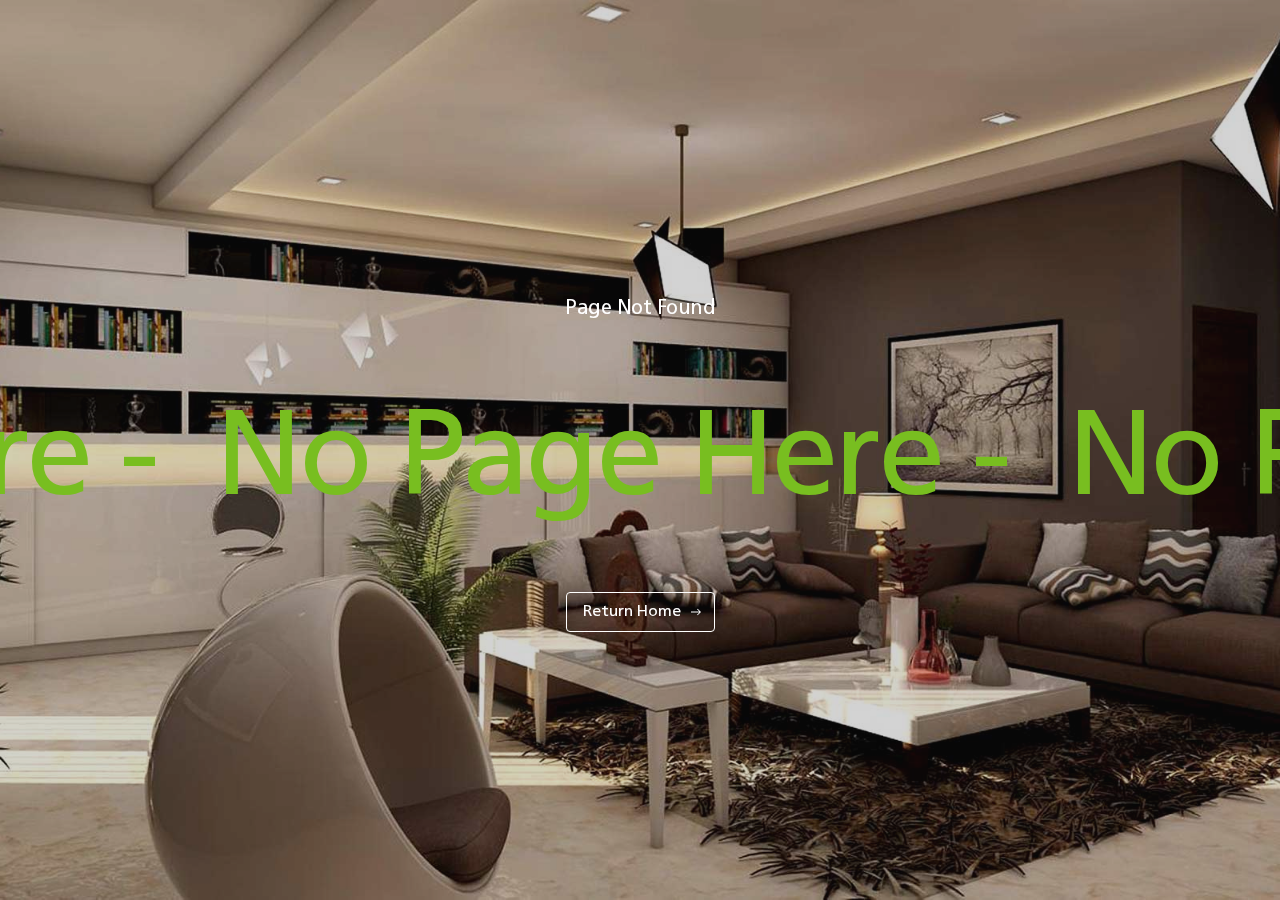
<file: page-not-found.html>
<!DOCTYPE html>
<html lang="en" >

<head>
    <meta charset="utf-8">
    <meta name="viewport" content="width=device-width,initial-scale=1">
    <meta name="format-detection" content="telephone=no">
    <title>Inward Planner | 404</title>

    <link rel="icon" href="favicon/favicon.svg" type="image/svg" sizes="32x32">
    <link type="text/css" rel="stylesheet" href="css/slick-theme.min.css">
    <link type="text/css" rel="stylesheet" href="css/slick.min.css">
    <link type="text/css" rel="stylesheet" href="css/style.css">
</head>

<body>
    <main class="main-wrap">

        <!-- Beginning main content section -->
        <div class="section main-content-wrap">
            
            <!-- Beginning page not found section -->
            <div class="section page-not-found-wrap flex">
                <div class="page-not-found-bg">
                    <picture>
                        <img src="images/not-found/not-found.jpg" alt="Not Found">
                    </picture>
                </div>
                <div class="page-not-found-inner">
                    <div class="page-not-found-item">
                        <h4>Page Not Found</h4>
                    </div>
                    <div class="gallery-slider-wrap" id="marque-slider">
                        <div>No Page Here -&nbsp;&nbsp;</div>
                        <div>No Page Here -&nbsp;&nbsp;</div>
                        <div>No Page Here -&nbsp;&nbsp;</div>
                        <div>No Page Here -&nbsp;&nbsp;</div>
                        <div>No Page Here -&nbsp;&nbsp;</div>
                        <div>No Page Here -&nbsp;&nbsp;</div>
                        <div>No Page Here -&nbsp;&nbsp;</div>
                        <div>No Page Here -&nbsp;&nbsp;</div>
                    </div>
                    <div class="page-not-found-btn">
                        <a href="index.html" class="btn transparent-white-bg btn-arrow">
                            <span>Return Home</span>
                            <figure class="cta-rect-arrow-right__arrow">
                                <img src="svgs/ic-plain-white-right-arrow.svg" alt="">
                            </figure>
                            <figure class="cta-rect-arrow-right__arrow-hover">
                                <img src="svgs/ic-plain-white-right-arrow.svg" alt="">
                            </figure>
                        </a>
                    </div>
                </div>
            </div>
            <!-- End page not found section -->
            

        </div>
        <!-- //End main content section -->

    </main>
    <script src="js/jquery-3.5.1.min.js"></script>
    <script src="js/slick.min.js"></script>
    <script src="js/headroom.js"></script>
    <script src="js/common-scripts.js" defer></script>
</body>

</html>
</file>
<file: css/style.css>
/* Typography */



@font-face {
    font-family: 'FrutigerLTStd-Roman';
    src: url('../fonts/FrutigerLTStd-Roman.woff2') format('woff2'),
        url('../fonts/FrutigerLTStd-Roman.woff') format('woff'),
        url('../fonts/FrutigerLTStd-Roman.ttf')  format('truetype');
}

@font-face {
    font-family: 'FrutigerLTStd-Light';
    src: url('../fonts/FrutigerLTStd-Light.woff2') format('woff2'),
        url('../fonts/FrutigerLTStd-Light.woff') format('woff'),
        url('../fonts/FrutigerLTStd-Light.ttf')  format('truetype');
}

@font-face {
    font-family: 'FrutigerLTStd-Bold';
    src: url('../fonts/FrutigerLTStd-Bold.woff2') format('woff2'),
        url('../fonts/FrutigerLTStd-Bold.woff') format('woff'),
        url('../fonts/FrutigerLTStd-Bold.ttf')  format('truetype');
}


@font-face {
    font-family: 'Frutiger-LT-Std-55-Roman';
    src: url('../fonts/Frutiger-LT-Std-55-Roman_18821.woff2') format('woff2'),
        url('../fonts/Frutiger-LT-Std-55-Roman_18821.woff') format('woff'),
        url('../fonts/Frutiger-LT-Std-55-Roman_18821.ttf')  format('truetype');
}
@font-face {
    font-family: 'FrutigerLTStd55RomanRegular';
    src: url('../fonts/FrutigerLTStd55RomanRegular.eot');
    src: url('../fonts/FrutigerLTStd55RomanRegular.eot') format('embedded-opentype'),
        url('../fonts/FrutigerLTStd55RomanRegular.woff2') format('woff2'),
        url('../fonts/FrutigerLTStd55RomanRegular.woff') format('woff'),
        url('../fonts/FrutigerLTStd55RomanRegular.ttf') format('truetype'),
        url('../fonts/FrutigerLTStd55RomanRegular.svg#FrutigerLTStd55RomanRegular') format('svg');
}

@font-face {
    font-family: 'FrutigerLT65Bold';
    src: url('../fonts/FrutigerLT65Bold.eot');
    src: url('../fonts/FrutigerLT65Bold.eot') format('embedded-opentype'),
        url('../fonts/FrutigerLT65Bold.woff2') format('woff2'),
        url('../fonts/FrutigerLT65Bold.woff') format('woff'),
        url('../fonts/FrutigerLT65Bold.ttf') format('truetype'),
        url('../fonts/FrutigerLT65Bold.svg#FrutigerLT65Bold') format('svg');
}
@font-face {
    font-family: 'FrutigerLT45Light_0';
    src: url('../fonts/FrutigerLT45Light_0.eot');
    src: url('../fonts/FrutigerLT45Light_0.eot') format('embedded-opentype'),
        url('../fonts/FrutigerLT45Light_0.woff2') format('woff2'),
        url('../fonts/FrutigerLT45Light_0.woff') format('woff'),
        url('../fonts/FrutigerLT45Light_0.ttf') format('truetype'),
        url('../fonts/FrutigerLT45Light_0.svg#FrutigerLT45Light_0') format('svg');
}

@font-face {
    font-family: 'FrutigerLTStd55Roman_18821';
    src: url('../fonts/FrutigerLTStd55Roman_18821.eot');
    src: url('../fonts/FrutigerLTStd55Roman_18821.eot') format('embedded-opentype'),
        url('../fonts/FrutigerLTStd55Roman_18821.woff2') format('woff2'),
        url('../fonts/FrutigerLTStd55Roman_18821.woff') format('woff'),
        url('../fonts/FrutigerLTStd55Roman_18821.ttf') format('truetype'),
        url('../fonts/FrutigerLTStd55Roman_18821.svg#FrutigerLTStd55Roman_18821') format('svg');
}


/* // End typography */


/*	Resets
------	*/

* {margin: 0; padding: 0; border: 0; -webkit-box-sizing: border-box; box-sizing: border-box;}

ul{list-style: none;}
article, aside, canvas, figure, figure img, figcaption, hgroup, footer, header, nav, section, audio, video{display: block;}

blockquote, q{quotes: none;}
blockquote:before, blockquote:after,
q:before, q:after{content: ''; content: none;}
table{border-collapse: collapse; border-spacing: 0;}
b, strong{font-weight: bold;}
[type="checkbox"], [type="radio"]{-webkit-box-sizing: border-box;box-sizing: border-box; padding: 0;}
[type="search"]{-webkit-appearance: textfield; outline-offset: -2px;}
[type="search"]::-webkit-search-decoration{-webkit-appearance: none;}
::-webkit-file-upload-button{-webkit-appearance: button; font: inherit;}

.clear:after{content:".";display:block;clear:both;visibility:hidden;line-height:0;height:0}
a img{width: auto; height: auto; max-width: 100%; vertical-align: bottom; border-style: none;  -webkit-backface-visibility: hidden; -webkit-transform: translate3d(0,0,0); visibility: visible; backface-visibility: hidden;}
a,input,select,textarea{outline:none; border-radius: 0;}
img{width: auto; height: auto; max-width: 100%; vertical-align: bottom; border-style: none; -webkit-backface-visibility: hidden; -webkit-transform: translate3d(0,0,0); visibility: visible; backface-visibility: hidden;}

/* Selection colours (easy to forget) */
img::-moz-selection{background: transparent;}
img::selection{background: transparent;}
img::-moz-selection{background: transparent;}
a{text-decoration: none; display: inline-block;}

input[type='number']{-moz-appearance:textfield;}
input::-webkit-outer-spin-button,
input::-webkit-inner-spin-button{-webkit-appearance: none;}
input::-moz-focus-inner{border:0; padding: 0; }
input:invalid,
input:required{-webkit-box-shadow: none;box-shadow: none;}
input[type="search"]::-webkit-search-decoration,
input[type="search"]::-webkit-search-cancel-button,
input[type="search"]::-webkit-search-results-button,
input[type="search"]::-webkit-search-results-decoration{display: none;}
input:required { -webkit-box-shadow:none; box-shadow:none; }
input::-moz-focus-inner{box-shadow:0 0 0px transparent;}
input[type="text"],input[type="email"],input[type="tel"],input[type="search"],input[type="number"],input[type="submit"],input[type="password"],select,textarea{-webkit-appearance:none;-moz-appearance:none;appearance:none;}

/*	Resets
------	*/
html{height: 100%; max-height: 100%; min-height: 100%; overflow: hidden; overflow-y: scroll;}
body{background: #f1f1f1; -webkit-text-size-adjust: 100%; -moz-text-size-adjust:100%; -moz-osx-font-smoothing:grayscale;-webkit-font-smoothing:antialiased; font-size: 13px; line-height: 18px; font-family: 'FrutigerLTStd-Light';}


/* Global style */
h1, h2, h3, h4, h5, h6{font-family: 'Frutiger-LT-Std-55-Roman'; font-weight: normal; font-style: normal; padding: 0; margin: 0;}
h1{font-size: 80px; line-height: 80px; letter-spacing: -2.4px;}
h2{font-size: 40px; line-height: 40px; letter-spacing: -1.2px;}
h3{font-size: 30px; line-height: 30px; letter-spacing: -0.9px;}
h4{font-size: 20px; line-height: 20px; letter-spacing: 0px;}

a{font-size: 16px; line-height: 20px; font-family: 'Frutiger-LT-Std-55-Roman';}
p{font-family: 'FrutigerLTStd-Light';}

:root{
    --oliveGreen: #78BE20;
    --white: #ffffff;
    --mine-shaft: #252525;
    --athens-gray: #F8F9FA;
    --black: #000000;
    --pink-gray: #f3f5f8;
    --nevada: #6d6f72;
    --mercury: #d6d6d6;
    --black-haze: #EAEBEC;
    --alto: #d3d3d3;
    --silver: #CCCCCC;
    --alabaster: #fcfcfc;
    --Tundora: #464646;
    --gallery: #eeeeee;
    --daintree: #001c2b;
    --silver: #adadad;
    --thunder: #231f20;
    --green: #1a8119;
    --scorpion: #606060;
    --flagstone: #acacac;
}

.red-bg{background-color: var(--oliveGreen);}


.bg-img{object-fit: cover; object-position: center; width: 100%;} 

dfn, address, em{font-style: normal;}
input[type="submit"]{cursor: pointer;}
button:focus{outline: none;}
.btn { -webkit-transition: all .4s ease-in-out; -o-transition: all .4s ease-in-out; transition: all .4s ease-in-out; min-width: 84px; padding: 12px 33px 11px 16px; border-radius: 4px; line-height: 15px; letter-spacing: 0; position: relative; overflow: hidden;}

.btn.red-bg{background-color: var(--oliveGreen); border: 0px; color: var(--white);}
.btn.transparent-bg{background-color: transparent; border: 1px solid var(--oliveGreen); color: var(--oliveGreen);}
.btn.transparent-white-bg{background-color: transparent; border: 1px solid var(--white); color: var(--white);}
.btn.transparent-red-bg{background-color: transparent; border: 1px solid var(--oliveGreen); color: var(--oliveGreen);}
.square-btn{min-width: 45px;}


.btn-arrow{position: relative;}
.btn-arrow span { -webkit-transition: -webkit-transform .8s cubic-bezier(.42,0,.002,1); transition: -webkit-transform .8s cubic-bezier(.42,0,.002,1); -o-transition: transform .8s cubic-bezier(.42,0,.002,1); transition: transform .8s cubic-bezier(.42,0,.002,1); transition: transform .8s cubic-bezier(.42,0,.002,1), -webkit-transform .8s cubic-bezier(.42,0,.002,1); transition: transform .8s cubic-bezier(.42,0,.002,1),-webkit-transform .8s cubic-bezier(.42,0,.002,1); display: inline-block; }
.btn-arrow:hover> span{-webkit-transform: translateX(2rem); -ms-transform: translateX(2rem); transform: translateX(2rem); -webkit-transition-delay: .08s; -o-transition-delay: .08s; transition-delay: .08s; }
.btn-arrow:hover .cta-rect-arrow-right__arrow, .btn-arrow:hover .cta-rect-arrow-right__arrow-hover{ -webkit-transform: translate(17px, -50%); -ms-transform: translate(17px, -50%); transform: translate(17px, -50%); }

.btn-arrow:hover>span{ -webkit-transform: translateX(20px); -ms-transform: translateX(20px); transform: translateX(20px); }
.cta-rect-arrow-right__arrow, .cta-rect-arrow-right__arrow-hover{position: absolute; top: 50%; -webkit-transform: translateY(-50%); -ms-transform: translateY(-50%); transform: translateY(-50%); left: auto; right: 13px; z-index: 1; }
.cta-rect-arrow-right__arrow { -webkit-transition: opacity .3s cubic-bezier(.28,0,.49,1),-webkit-transform .8s cubic-bezier(.42,0,.002,1); transition: opacity .3s cubic-bezier(.28,0,.49,1),-webkit-transform .8s cubic-bezier(.42,0,.002,1); -o-transition: transform .8s cubic-bezier(.42,0,.002,1),opacity .3s cubic-bezier(.28,0,.49,1); transition: transform .8s cubic-bezier(.42,0,.002,1),opacity .3s cubic-bezier(.28,0,.49,1); transition: transform .8s cubic-bezier(.42,0,.002,1),opacity .3s cubic-bezier(.28,0,.49,1),-webkit-transform .8s cubic-bezier(.42,0,.002,1); -webkit-transition-delay: .08s; -o-transition-delay: .08s; transition-delay: .08s; }
.cta-rect-arrow-right__arrow img {margin-left: auto;}
.cta-rect-arrow-right__arrow-hover { opacity: 0; -webkit-transition: opacity .4s cubic-bezier(.28,0,.49,1),-webkit-transform .6s cubic-bezier(.24,.002,.002,1); transition: opacity .4s cubic-bezier(.28,0,.49,1),-webkit-transform .6s cubic-bezier(.24,.002,.002,1); -o-transition: transform .6s cubic-bezier(.24,.002,.002,1),opacity .4s cubic-bezier(.28,0,.49,1); transition: transform .6s cubic-bezier(.24,.002,.002,1),opacity .4s cubic-bezier(.28,0,.49,1); transition: transform .6s cubic-bezier(.24,.002,.002,1),opacity .4s cubic-bezier(.28,0,.49,1),-webkit-transform .6s cubic-bezier(.24,.002,.002,1); }

.download-btn{width: 16px; height: 16px; position: absolute; top: 50%; right: 10px; -webkit-transform: translateY(-50%); -ms-transform: translateY(-50%); transform: translateY(-50%); background-color: var(--white); border-radius: 100%; overflow: hidden}
.download-btn-red .download-btn{background-color: var(--oliveGreen)}
.cta-rect-download, .cta-rect-download-animate{position: absolute; top: 0%; left: auto; right: 0; width: 100%; height: 100%; -webkit-transition: opacity .4s cubic-bezier(.28,0,.49,1),-webkit-transform .6s cubic-bezier(.24,.002,.002,1); transition: opacity .4s cubic-bezier(.28,0,.49,1),-webkit-transform .6s cubic-bezier(.24,.002,.002,1); -o-transition: transform .6s cubic-bezier(.24,.002,.002,1),opacity .4s cubic-bezier(.28,0,.49,1); transition: transform .6s cubic-bezier(.24,.002,.002,1),opacity .4s cubic-bezier(.28,0,.49,1); transition: transform .6s cubic-bezier(.24,.002,.002,1),opacity .4s cubic-bezier(.28,0,.49,1),-webkit-transform .6s cubic-bezier(.24,.002,.002,1);}
.cta-rect-download-animate{position: absolute; top: 0%; left: auto; right: 0; width: 100%; height: 100%; -webkit-transform: translateY(-30px); -ms-transform: translateY(-30px); transform: translateY(-30px);}
.btn-download:hover .cta-rect-download-animate{-webkit-transform: translateY(0);-ms-transform: translateY(0);transform: translateY(0)}
.btn-download:hover .cta-rect-download{-webkit-transform: translateY(30px);-ms-transform: translateY(30px);transform: translateY(30px)}
.btn-download img{-o-object-fit: cover;object-fit: cover; width: 100%; height: 100%; -o-object-position: center center; object-position: center center;}
.download-btn-red span{color: var(--oliveGreen)}
.no-padding{padding: 0;}
.no-padding-important{padding: 0 !important;}
.cta-rect-arrow-right__arrow-hover { left: 0; right: auto; }
.btn-arrow:hover .cta-rect-arrow-right__arrow-hover{ opacity: 1; -webkit-transition-delay: .32s; -o-transition-delay: .32s; transition-delay: .32s; }
.btn-arrow figure { width: 20px; }
.btn-arrow:hover .cta-rect-arrow-right__arrow{ opacity: 0; }
.btn-arrow figure { width: 20px; }
.btn-arrow figure img { -o-object-fit: cover; object-fit: cover; -o-object-position: center center; object-position: center center;}
.circle-btn { width: 20px; height: 20px; background-color: var(--oliveGreen); border-radius: 100%; overflow: hidden; position: absolute; top: 50%; right: 0; -webkit-transform: translateY(-50%); -ms-transform: translateY(-50%); transform: translateY(-50%); }
.cta-rect-circle, .cta-rect-circle-animate { position: absolute; top: 0%; left: auto; right: 0; width: 20px; height: 20px; -webkit-transition: opacity .4s cubic-bezier(.28,0,.49,1),-webkit-transform .6s cubic-bezier(.24,.002,.002,1); transition: opacity .4s cubic-bezier(.28,0,.49,1),-webkit-transform .6s cubic-bezier(.24,.002,.002,1); -o-transition: transform .6s cubic-bezier(.24,.002,.002,1),opacity .4s cubic-bezier(.28,0,.49,1); transition: transform .6s cubic-bezier(.24,.002,.002,1),opacity .4s cubic-bezier(.28,0,.49,1); transition: transform .6s cubic-bezier(.24,.002,.002,1),opacity .4s cubic-bezier(.28,0,.49,1),-webkit-transform .6s cubic-bezier(.24,.002,.002,1); padding: 0 !important;}
.cta-rect-circle-animate { position: absolute; top: 0%; left: auto; right: 0; width: 20px; height: 20px; -webkit-transform: translateX(-30px); -ms-transform: translateX(-30px); transform: translateX(-30px); }
.circle-btn-hover figure { width: 20px; }
.circle-btn-hover figure img { -o-object-fit: cover; object-fit: cover; -o-object-position: center center; object-position: center center;}
.circle-btn-hover:hover .cta-rect-circle-animate{-webkit-transform: translateX(0);-ms-transform: translateX(0);transform: translateX(0)}
.circle-btn-hover:hover .cta-rect-circle{-webkit-transform: translateX(30px);-ms-transform: translateX(30px);transform: translateX(30px)}
/*.circle-btn figure {height: 100% !important}
.circle-btn img { width: auto !important; }*/
.slick-track{padding-bottom: 3px;}


.cta-circle-arrow-right:hover .cta-circle-arrow-right__arrow, .cta-circle-arrow-right:hover .cta-circle-arrow-right__arrow-hover, .is-form-submit-hover .cta-circle-arrow-right .cta-circle-arrow-right__arrow, .is-form-submit-hover .cta-circle-arrow-right .cta-circle-arrow-right__arrow-hover, .is-hover .cta-circle-arrow-right .cta-circle-arrow-right__arrow, .is-hover .cta-circle-arrow-right .cta-circle-arrow-right__arrow-hover {
    -webkit-transform: translateX(4rem);
    -ms-transform: translateX(4rem);
    transform: translateX(4rem);
    -webkit-transition: -webkit-transform .6s cubic-bezier(.42,0,.002,1);
    transition: -webkit-transform .6s cubic-bezier(.42,0,.002,1);
    -o-transition: transform .6s cubic-bezier(.42,0,.002,1);
    transition: transform .6s cubic-bezier(.42,0,.002,1);
    transition: transform .6s cubic-bezier(.42,0,.002,1), -webkit-transform .6s cubic-bezier(.42,0,.002,1);
    transition: transform .6s cubic-bezier(.42,0,.002,1),-webkit-transform .6s cubic-bezier(.42,0,.002,1);
}
.circle-btn figure { display: -webkit-box; display: -ms-flexbox; display: flex; -webkit-box-orient: horizontal; -webkit-box-direction: normal; -ms-flex-flow: row wrap; flex-flow: row wrap; -webkit-box-align: center; -ms-flex-align: center; align-items: center; -webkit-box-pack: center; -ms-flex-pack: center; justify-content: center; }
.circle-btn figure img, .cta-rect-arrow-right__arrow  img, .cta-rect-arrow-right__arrow-hover  img{width: 10px; -o-object-fit: contain; object-fit: contain;}
.btn-arrow figure img{-o-object-fit: contain;object-fit: contain;}

.slide-btn:hover .cta-circle-arrow-left .cta-circle-arrow-left__arrow, .slide-btn:hover .cta-circle-arrow-left .cta-circle-arrow-left__arrow-hover{ -webkit-transform: translateX(-4rem); -ms-transform: translateX(-4rem); transform: translateX(-4rem); -webkit-transition: -webkit-transform .6s cubic-bezier(.42, 0, .002, 1); transition: -webkit-transform .6s cubic-bezier(.42, 0, .002, 1); -o-transition: transform .6s cubic-bezier(.42, 0, .002, 1); transition: transform .6s cubic-bezier(.42, 0, .002, 1); transition: transform .6s cubic-bezier(.42, 0, .002, 1), -webkit-transform .6s cubic-bezier(.42, 0, .002, 1) }
.slide-btn:hover .cta-circle-arrow-left.is-small .cta-circle-arrow-left__arrow, .slide-btn:hover .cta-circle-arrow-left.is-small .cta-circle-arrow-left__arrow-hover{ -webkit-transform: translateX(-3rem); -ms-transform: translateX(-3rem); transform: translateX(-3rem); -webkit-transition: -webkit-transform .6s cubic-bezier(.42, 0, .002, 1); transition: -webkit-transform .6s cubic-bezier(.42, 0, .002, 1); -o-transition: transform .6s cubic-bezier(.42, 0, .002, 1); transition: transform .6s cubic-bezier(.42, 0, .002, 1); transition: transform .6s cubic-bezier(.42, 0, .002, 1), -webkit-transform .6s cubic-bezier(.42, 0, .002, 1) }
.cta-circle-arrow-right { display: inline-block; position: relative; width: 4rem; height: 4rem; border-radius: 50%; overflow: hidden }
.cta-circle-arrow-right__arrow, .cta-circle-arrow-right__arrow-hover { position: absolute; top: calc(50% - .6rem); left: calc(50% - .6rem); width: 1rem; height: 1.1rem; z-index: 1 }
.cta-circle-arrow-right__arrow-hover { left: calc(50% - 4.6rem) }
.cta-circle-arrow-right:hover .cta-circle-arrow-right__arrow, .cta-circle-arrow-right:hover .cta-circle-arrow-right__arrow-hover, .slide-btn:hover .cta-circle-arrow-right .cta-circle-arrow-right__arrow, .slide-btn:hover .cta-circle-arrow-right .cta-circle-arrow-right__arrow-hover, .is-hover .cta-circle-arrow-right .cta-circle-arrow-right__arrow, .is-hover .cta-circle-arrow-right .cta-circle-arrow-right__arrow-hover { -webkit-transform: translateX(4rem); -ms-transform: translateX(4rem); transform: translateX(4rem); -webkit-transition: -webkit-transform .6s cubic-bezier(.42, 0, .002, 1); transition: -webkit-transform .6s cubic-bezier(.42, 0, .002, 1); -o-transition: transform .6s cubic-bezier(.42, 0, .002, 1); transition: transform .6s cubic-bezier(.42, 0, .002, 1); transition: transform .6s cubic-bezier(.42, 0, .002, 1), -webkit-transform .6s cubic-bezier(.42, 0, .002, 1) }

.slide-btn:hover .cta-circle-arrow-right.is-small .cta-circle-arrow-right__arrow, .slide-btn:hover .cta-circle-arrow-right.is-small .cta-circle-arrow-right__arrow-hover, .is-hover .cta-circle-arrow-right.is-small .cta-circle-arrow-right__arrow, .is-hover .cta-circle-arrow-right.is-small .cta-circle-arrow-right__arrow-hover { -webkit-transform: translateX(3rem); -ms-transform: translateX(3rem); transform: translateX(3rem); -webkit-transition: -webkit-transform .6s cubic-bezier(.42, 0, .002, 1); transition: -webkit-transform .6s cubic-bezier(.42, 0, .002, 1); -o-transition: transform .6s cubic-bezier(.42, 0, .002, 1); transition: transform .6s cubic-bezier(.42, 0, .002, 1); transition: transform .6s cubic-bezier(.42, 0, .002, 1), -webkit-transform .6s cubic-bezier(.42, 0, .002, 1) }

.details-btn{color: var(--oliveGreen); line-height: 20px;}
.details-btn .download-btn{background-color: var(--oliveGreen);}
.circle-red .circle-btn { background: var(--oliveGreen); }
.circle-white .circle-btn { background: var(--white); }



/*.red-bg{background-color: #ff0000;}*/

.pt-78{padding-top: 78px !important;}
.mt-70{margin-top: 70px !important;}
.no-margin{margin-top: 0 !important;}

.mobi{display: none;}
.desk{display: block;}


/* ======= Flex ======= */
.flex-box{ display: -webkit-box; display: -ms-flexbox; display: flex; -webkit-box-orient: horizontal; -webkit-box-direction: normal; -ms-flex-flow: row wrap; flex-flow: row wrap; -webkit-box-pack: justify; -ms-flex-pack: justify; justify-content: space-between;}
.flex-horizontal-align{-webkit-box-pack: center; -ms-flex-pack: center; justify-content: center;}
.flex-vertical-align{-webkit-box-align: center; -ms-flex-align: center; align-items: center;}
.flex-top-align{-webkit-box-align: flex-start; -ms-flex-align: flex-start; align-items: flex-start;}
.flex-bottom-align{-webkit-box-align: flex-end; -ms-flex-align: end; align-items: flex-end;}
.flex-right-align{-webkit-box-pack: end;-ms-flex-pack: end;justify-content: flex-end}
.flex-content-align{ -ms-flex-line-pack: center; align-content: center;}
.order-1{ -moz-order: 1; -ms-order: 1; -webkit-box-ordinal-group: 2; -ms-flex-order: 1; order: 1;}
.order-2{ -moz-order: 2; -ms-order: 2; -webkit-box-ordinal-group: 3; -ms-flex-order: 2; order: 2;}
.flex{ display: -moz-flex; display: -ms-flex; display: -o-flex; display: -webkit-box; display: -ms-flexbox; display: flex; -webkit-box-orient: horizontal; -webkit-box-direction: normal; -ms-flex-flow: row wrap; flex-flow: row wrap;}

.align-content > div{ display: -moz-flex; display: -ms-flex; display: -o-flex; display: -webkit-box; display: -ms-flexbox; display: flex; -webkit-box-orient: vertical; -webkit-box-direction: normal; -ms-flex-flow: column wrap; flex-flow: column wrap}
.align-content-inner{-webkit-box-flex: 1;-ms-flex: 1 0 auto;flex: 1 0 auto; display: -webkit-box; display: -ms-flexbox; display: flex; -ms-flex-wrap: wrap; flex-wrap: wrap; -webkit-box-orient: vertical; -webkit-box-direction: normal; -ms-flex-direction: column; flex-direction: column;}
/*.align-content-inner p{margin-top: auto;}*/

/* ======= Flex ======= */

.common-wrap{max-width: 1354px; margin: 0 auto; clear: both; padding: 0 20px;}




.section, section, footer, header{float: left; width: 100%; position: relative;}

body,html{height: 100%;}
.main-wrap{min-height: 100%; overflow: hidden; position: relative; overflow-x: hidden; padding-bottom: 0;    }
.is-sticky .main-wrap{overflow: revert}
.position-sticky{ position: sticky; top: 0;}
.slideShown{overflow: hidden}

/* Beginning header style */
.main-header-section{float: left; width: 100%; position: fixed; top: 0; left: 0; z-index: 999;}
.header-subnav{float: left;width: 100%; padding: 3px 0;}
.header-subnav ul{display: -webkit-box;display: -ms-flexbox;display: flex; -webkit-box-orient: horizontal; -webkit-box-direction: normal; -ms-flex-flow: row wrap; flex-flow: row wrap; -webkit-box-pack: end; -ms-flex-pack: end; justify-content: flex-end;}
.header-subnav p{color: #ffffff; font-size: 13px; line-height: 16px; padding: 2px 0; text-align: center; text-transform: uppercase; font-family: 'FrutigerLTStd-Bold'; font-weight: normal;}
.main-header{float: left; width: 100%; background-color: var(--white); -webkit-box-shadow: 0 3px 6px 0 rgba(204, 204, 204, 0.16); box-shadow: 0 3px 6px 0 rgba(204, 204, 204, 0.16);}
.header-inner{float: left; width: 100%; display: -moz-flex; display: -ms-flex; display: -o-flex; display: -webkit-box; display: -ms-flexbox; display: flex; -webkit-box-orient: horizontal; -webkit-box-direction: normal; -ms-flex-flow: row wrap; flex-flow: row wrap; -webkit-box-align: center; -ms-flex-align: center; align-items: center;}
.logo-wrap{float: left; width: 200px;}
.nav-wrap{float: left; width: calc(100% - 200px); padding-left: 10px;}
.nav-wrap-inner { float: right; width: 100%; max-width: 940px; display: -webkit-box; display: -ms-flexbox; display: flex; -webkit-box-orient: horizontal; -webkit-box-direction: normal; -ms-flex-flow: row wrap; flex-flow: row wrap; -webkit-box-align: center; -ms-flex-align: center; align-items: center; -webkit-box-pack: justify; -ms-flex-pack: justify; justify-content: space-between; }
.main-nav{float: left; width: calc(100% - 160px)}
.main-nav ul{float: left; width: 100%; display: -moz-flex; display: -ms-flex; display: -o-flex; display: -webkit-box; display: -ms-flexbox; display: flex; -webkit-box-orient: horizontal; -webkit-box-direction: normal; -ms-flex-flow: row wrap; flex-flow: row wrap; -webkit-box-align: center; -ms-flex-align: center; align-items: center; justify-content: flex-end; padding-right: 10px;}
.main-nav ul li a{line-height: 13px; color: var(--mine-shaft);}
@media only screen and (min-width: 993px){
    .main-nav ul li:last-child{display: none;}
}
.main-nav ul li.has-sub-nav > a{padding-right: 12px; position: relative;}
.main-nav ul li.has-sub-nav > a::before, .main-nav ul li.has-sub-nav > a::after{content: ''; position: absolute; right: 0; background-color: var(--mine-shaft); width: 6px; height: 1px;  -webkit-transition: 0.3s ease;  -o-transition: 0.3s ease;  transition: 0.3s ease; top: 25px;}

.main-nav ul li.has-sub-nav a::after{-webkit-transform: rotate(90deg);-ms-transform: rotate(90deg);transform: rotate(90deg)}
.sidenav-nav { float: right; width: 160px; }
.sidenav-nav ul{width: 100%; display: -moz-flex; display: -ms-flex; display: -o-flex; display: -webkit-box; display: -ms-flexbox; display: flex; -webkit-box-orient: horizontal; -webkit-box-direction: normal; -ms-flex-flow: row wrap; flex-flow: row wrap;}
.sidenav-nav ul li{border-right: 1px solid  var(--alto); position: relative; display: -webkit-box; display: -ms-flexbox; display: flex; -webkit-box-orient: horizontal; -webkit-box-direction: normal; -ms-flex-flow: row wrap; flex-flow: row wrap; -webkit-box-align: center; -ms-flex-align: center; align-items: center; background-color: var(--white);}
.sidenav-nav ul li:hover { background: var(--athens-gray);}
.sidenav-nav ul li.circle-btn-hover:hover { background: transparent;}
.sidenav-nav ul li a { color: var(--oliveGreen); line-height: 51px; display: -webkit-box; display: -ms-flexbox; display: flex; -webkit-box-orient: horizontal; -webkit-box-direction: normal; -ms-flex-flow: row wrap; flex-flow: row wrap; -webkit-box-pack: center; -ms-flex-pack: center; justify-content: center; -webkit-box-align: center; -ms-flex-align: center; align-items: center; font-size: 13px;}
.sidenav-nav ul li a > img{position: absolute; opacity: 0; -webkit-transition: 0.3s ease; -o-transition: 0.3s ease; transition: 0.3s ease;}
.sidenav-nav ul li a > img:nth-child(1){opacity: 1;}
.sidenav-nav ul li a:hover > img:nth-child(1){opacity: 0;}
.sidenav-nav ul li a:hover > img:nth-child(2){opacity: 1;}
.sidenav-nav .circle-btn-hover { width: calc(100% - 50px); }
.sidenav-nav .circle-btn-hover a { width: 100%; text-align: left; -webkit-box-pack: start; -ms-flex-pack: start; justify-content: flex-start; padding: 0 20px; }
.sidenav-nav ul li:first-child{padding-left: 0; border-left: 0; width: 50px;}
.sidenav-nav ul li:last-child{padding-right: 0; border-right: 0;}
.sub-menu{display: none;}
.search-trigger{display: none;}
.sub-menu {display: none; position: fixed; top: 76px; background-color: var(--silver); width: 100%; left: 0; padding: 0px; text-align: center;}
.sub-menu ul{-webkit-box-pack: center;-ms-flex-pack: center;justify-content: center;}
.main-nav ul li.has-sub-nav:hover > a::before, .main-nav ul li.has-sub-nav:hover > a::after{background-color: var(--oliveGreen);}
.main-nav > ul > li{position: relative; padding: 0 16px ;cursor: pointer}
.main-nav  ul > li > a{-webkit-transition: 0.3s ease;-o-transition: 0.3s ease;transition: 0.3s ease; line-height: 51px; font-size: 13px;}
.main-nav ul > li > a dfn{position: absolute; bottom: 12px; left: auto; right: 0; width: 0; height: 1px; background-color: var(--oliveGreen); -webkit-transition: 0.3s ease; -o-transition: 0.3s ease; transition: 0.3s ease;}
.main-nav ul > li.submenu-active > a dfn{background-color: var(--oliveGreen); width: 100%; left: 0;}
.main-nav > ul > li:hover > a dfn{width: 100%; left: 0;}
.main-nav ul li:hover > a{color: var(--oliveGreen)}

.main-nav ul li.has-sub-nav.active > a::after{-webkit-transform: rotate(0);-ms-transform: rotate(0);transform: rotate(0);}
.sidenav-nav ul li.search-icon:hover{background-color: transparent;}
.animated { -webkit-animation-duration: .5s; animation-duration: .5s; -webkit-animation-fill-mode: both; animation-fill-mode: both; will-change: transform,opacity; }
.animated.slideDown { -webkit-animation-name: slideDown; animation-name: slideDown; }

.animated.slideUp { -webkit-animation-name: slideUp; animation-name: slideUp; }
/*.slide-out-show{overflow-y:hidden}*/

.sidenav-nav ul li:nth-child(1) a{width: 100%; height: 100%;}
.sidenav-nav ul li:nth-child(1) a img{width: 16px;}
@-webkit-keyframes slideUp {
    0% {
        -webkit-transform: translateY(0);
        transform: translateY(0);
    }

    100% {
        -webkit-transform: translateY(-100%);
        transform: translateY(-100%);
    }
}
@keyframes slideUp {
    0% {
        -webkit-transform: translateY(0);
        transform: translateY(0);
    }

    100% {
        -webkit-transform: translateY(-100%);
        transform: translateY(-100%);
    }
}
.animated.slideDown { -webkit-animation-name: slideDown; animation-name: slideDown; }

@-webkit-keyframes slideDown {
    0% {
        -webkit-transform: translateY(-100%);
        transform: translateY(-100%);
    }

    100% {
        -webkit-transform: translateY(0);
        transform: translateY(0);
    }
}

@keyframes slideDown {
    0% {
        -webkit-transform: translateY(-100%);
        transform: translateY(-100%);
    }

    100% {
        -webkit-transform: translateY(0);
        transform: translateY(0);
    }
}
/* //End header style */


.hero-wrap{float: left; width: 100%; height: calc(100vh - 76px); margin-top: 76px; min-height: 644px;}
.hero-bg { float: left; width: 100%; height: 100%; position: absolute; top: 0; left: 0; min-height: 644px; }
.hero-bg figure{float: left; width: 100%; height: 100%;}
.hero-bg figure img{width: 100%; height: 100%; -o-object-fit: cover; object-fit: cover; -o-object-position: center center; object-position: center center;}
.side-bar{float: left;}
.hero-sidebar { float: left; width: 100%; position: relative; z-index: 9; height: 100%; min-height: 644px; }
.hero-sidebar .common-wrap{height: 100%; position: relative; display: -webkit-box; display: -ms-flexbox; display: flex; -webkit-box-orient: horizontal; -webkit-box-direction: normal; -ms-flex-flow: row wrap; flex-flow: row wrap; -webkit-box-align: end; -ms-flex-align: end; align-items: flex-end;}
.hero-title {float: left; width: 232px; text-align: left; text-transform: uppercase; color: var(--white); position: relative; bottom: 24px}
.side-bar-wrap { float: right; max-width: 470px; height: 100%; background-color: var(--oliveGreen); position: absolute; bottom: 27px; left: 26px; position: absolute; top: 0; left: auto; right: 0;}

.side-bar { float: left; width: 100%; background-color: var(--oliveGreen); padding: 35px 26px 34px; position: relative; -webkit-transition: all cubic-bezier(.18,.55,.17,.99) 1.3s; -o-transition: all cubic-bezier(.18,.55,.17,.99) 1.3s; transition: all cubic-bezier(.18,.55,.17,.99) 1.3s; cursor: pointer; border-bottom: 1px solid var(--white); }
.side-bar:last-child{border-bottom: 0;}
.side-bar a { position: absolute; bottom: 35px; left: 26px; width: 20px; height: 20px; }
.side-bar h3 { text-align: left; color: var(--white); padding-bottom: 20px;}
.side-bar p { text-align: left; color: var(--white); padding-bottom: 41px;}
.side-bar .circle-white{opacity: 1; -webkit-transition: 0.3s ease; -o-transition: 0.3s ease; transition: 0.3s ease; position: absolute; bottom: 34px; left: 26px;}
.side-bar .circle-red{opacity: 0;  -webkit-transition: 0.3s ease;  -o-transition: 0.3s ease;  transition: 0.3s ease}
.circle-red{-webkit-transition: 0.3s ease;-o-transition: 0.3s ease;transition: 0.3s ease}

.side-bar .btn-icon { position: absolute; bottom: 35px; left: 26px; width: 20px; height: 20px; }
.side-bar .circle-white { opacity: 1; -webkit-transition: .3s ease; -o-transition: .3s ease; transition: .3s ease; position: absolute; bottom: 34px; left: 26px; }
.side-bar .circle-btn { -webkit-transform: translateY(0); -ms-transform: translateY(0); transform: translateY(0); top: 0; width: 20px; height: 20px; }





.side-bar:hover {background-color: var(--white);}
.side-bar:hover h3{color: var(--oliveGreen);}
.side-bar:hover p{color: var(--oliveGreen);}
.side-bar:hover .circle-red{opacity: 1;}
.side-bar:hover .circle-white{opacity: 0;}

.side-bar .circle-btn img{margin-left: -1px;}

.category-card-wrap{float: left; width: 100%; padding-top: 98px;}
.large-scroll-text-wrap{float: left; width: 100%;}
.intro_paragraph{float: left; width: 100%; max-width: 865px; text-align: left; padding-bottom: 55px;}
.intro_paragraph h2 {    font-family: 'FrutigerLTStd-Light'; line-height: 46px}
.learn-more-btn { float: left; width: 100%; text-align: left; }
.large-scroll-text { float: left; width: 100%; margin-top: 93px; }
.scrolling-text { display: inline-block; -webkit-transition: -webkit-transform 0.5s cubic-bezier(0.23, 0.36, 0.28, 0.83); transition: -webkit-transform 0.5s cubic-bezier(0.23, 0.36, 0.28, 0.83); -o-transition: transform 0.5s cubic-bezier(0.23, 0.36, 0.28, 0.83); transition: transform 0.5s cubic-bezier(0.23, 0.36, 0.28, 0.83); transition: transform 0.5s cubic-bezier(0.23, 0.36, 0.28, 0.83), -webkit-transform 0.5s cubic-bezier(0.23, 0.36, 0.28, 0.83); will-change: transform; -webkit-backface-visibility: hidden; backface-visibility: hidden; }
.scrolling-text .scrolling-text-content { color: var(--oliveGreen); font-size: 120px; line-height: 120px; white-space: nowrap; margin: 0; font-family: 'FrutigerLTStd-Roman'; letter-spacing: -3.6px; position: relative; -webkit-transition: all 0.5s cubic-bezier(.23,1,.32,1); -o-transition: all 0.5s cubic-bezier(.23,1,.32,1); transition: all 0.5s cubic-bezier(.23,1,.32,1); /* transform: translateX(-50%); */ left: -50%; }
.scrolling-text-content em{margin: 0 15px; display: inline-block;}
.category-card-item-wrap {width: 100%; float: left; -webkit-column-gap: 2.25%; -moz-column-gap: 2.25%; column-gap: 2.25%; margin-top: 83px; border-bottom: 1px solid var(--nevada); padding-bottom: 55px; }
.category-card-item { float: left; width: 31.81126331811263%; }
.category-card-item picture{float: left; width: 100%; margin-bottom: 20px; border-radius: 10px !important; }
.category-card-item picture img { border-radius: 10px; -o-object-fit: cover; object-fit: cover; width: 100%;}
.category-card-item h4 { color: var(--mine-shaft); text-align: left; text-transform: uppercase; letter-spacing: -0.6px; display: inline-block; text-align: left; }



.product-wrap{float: left; width: 100%; padding-top: 68px;}
.product-intro{float: left; width: 100%; display: -moz-flex; display: -ms-flex; display: -o-flex; display: -webkit-box; display: -ms-flexbox; display: flex; -webkit-box-orient: horizontal; -webkit-box-direction: normal; -ms-flex-flow: row wrap; flex-flow: row wrap; -webkit-box-align: center; -ms-flex-align: center; align-items: center; -webkit-box-pack: justify; -ms-flex-pack: justify; justify-content: space-between;}
.product-card-wrap{float: left; width: 100%; -webkit-column-gap: 2.25%; -moz-column-gap: 2.25%; column-gap: 2.25%; margin-top: 36px;}
.product-card{float: left; width: 31.81126331811263%; }
.product-card figure { max-width: 175px; width: 100%; margin-bottom: 26px; -webkit-mask-image: none !important;}
/*.product-card figure img{width: 100%;}*/
.product-card-content{float: left; width: 100%; position: relative;}
.product-title { float: left; width: 100%; position: relative; padding-bottom: 26px; margin-bottom: 26px; border-bottom: 1px solid var(--nevada); }
.product-title h4{color: var(--mine-shaft); letter-spacing: -0.5px;}
.product-title .circle-red { float: left; width: 100%; position: absolute; opacity: 1; width: 19px; height: 19px; top: 0; right: 0; }
.product-card-description{float: left; width: 100%;}
.product-card-description p{font-family: 'FrutigerLTStd-Light'; color: var(--mine-shaft);}



.image-break-wrap{float: left; width: 100%; position: relative; padding-top: 70px;}
.image-break{float: left; width: 100%; position: relative; min-height: 662px; display: -webkit-box; display: -ms-flexbox; display: flex; -webkit-box-orient: horizontal; -webkit-box-direction: normal; -ms-flex-flow: row wrap; flex-flow: row wrap; -webkit-box-align: center; -ms-flex-align: center; align-items: center; -webkit-box-pack: center; -ms-flex-pack: center; justify-content: center; }
.image-break figure { position: absolute; top: 0; left: 0; width: 100%; height: 100%; overflow: hidden; border-radius: 18px; -webkit-transition: all .8s cubic-bezier(.165,.84,.44,1); -o-transition: all .8s cubic-bezier(.165,.84,.44,1); transition: all .8s cubic-bezier(.165,.84,.44,1); -webkit-mask-image: -webkit-radial-gradient(white, black);}
.image-break figure::after{content: ''; position: absolute; top: 0; left: 0; width: 100%; height: 100%; background-color: var(--black); opacity: 0.3; border-radius: 20px; -webkit-transition: all .8s cubic-bezier(.165,.84,.44,1); -o-transition: all .8s cubic-bezier(.165,.84,.44,1); transition: all .8s cubic-bezier(.165,.84,.44,1);}
.image-break:hover figure::after{border-radius: 0;}
.image-break:hover figure {border-radius: 0;}
.image-break figure img{width: 100%; height: 100%; -o-object-fit: cover; object-fit: cover; -o-object-position: center; object-position: center; border-radius: 10px; object-fit: cover;}
.image-break-content {float: left; width: 405px; position: relative; z-index: 1; text-align: center; padding-bottom: 4px;}
.image-break-content em { color: var(--white); text-transform: uppercase; font-family: 'Frutiger-LT-Std-55-Roman'; line-height: 16px;}
.image-break-content h3 { color: var(--white); margin-top: 15px; line-height: 32px; }


.expert-advice-wrap{float: left; width: 100%; padding-top: 69px;}
.expert-advice-intro{float: left; width: 100%; display: -moz-flex; display: -ms-flex; display: -o-flex; display: -webkit-box; display: -ms-flexbox; display: flex; -webkit-box-orient: horizontal; -webkit-box-direction: normal; -ms-flex-flow: row wrap; flex-flow: row wrap; -webkit-box-align: center; -ms-flex-align: center; align-items: center; -webkit-box-pack: justify; -ms-flex-pack: justify; justify-content: space-between;}
.expert-advice-card-wrap{float: left; width: 100%; margin-top: 2.25%; -webkit-column-gap: 2.25%; -moz-column-gap: 2.25%; column-gap: 2.25%}
.expert-advice-card{float: left; width: 23.28767123287671%;position: relative; padding-bottom: 35px;}
.expert-advice-card figure{float: left; width: 100%; margin-bottom: 20px;}
.expert-advice-card figure img{border-radius: 5px; -o-object-fit: cover; object-fit: cover;}
.expert-advice-card figure:not(.cta-rect-circle):not(.cta-rect-circle-animate)  img{width: 100%;}
.expert-advice-card-title { float: left; width: 100%; padding-bottom: 20px;  }
.expert-advice-card-title h4 { color: var(--mine-shaft); letter-spacing: -0.5px; line-height: 22px; margin-bottom: 16px; min-height: 44px;}

.expert-advice-card-title p { color: var(--mine-shaft);}
.expert-advice-card-read{position: absolute; bottom: 0;float: left; width: 100%; border-top:1px solid var(--nevada); padding-top: 15px;}
.expert-advice-card-read em{color: var(--oliveGreen); font-size: 16px; line-height: 19px;}
.link-inner-wrap{position: relative; line-height: 20px;}


.latest-news-wrap{float: left; width: 100%; padding-top: 69px;}
.latest-news-intro{float: left; width: 100%; display: -moz-flex; display: -ms-flex; display: -o-flex; display: -webkit-box; display: -ms-flexbox; display: flex; -webkit-box-orient: horizontal; -webkit-box-direction: normal; -ms-flex-flow: row wrap; flex-flow: row wrap; -webkit-box-align: center; -ms-flex-align: center; align-items: center; -webkit-box-pack: justify; -ms-flex-pack: justify; justify-content: space-between;}
.latest-news-card-wrap{float: left; width: 100%; margin-top: 27px; -webkit-column-gap: 2.25%; -moz-column-gap: 2.25%; column-gap: 2.25%; row-gap: 30px;}
.latest-news-card{float: left; width: 48.85844748858447%;padding-bottom: 35px; position: relative;}

.latest-news-card picture{float: left; width: 100%; margin-bottom: 24px;}
.latest-news-card picture img{border-radius: 5px; -o-object-fit: cover; object-fit: cover;}
.latest-news-card-title{float: left; width: 100%; padding-bottom: 20px}
.latest-news-card-title h4{color: var(--mine-shaft); margin-bottom: 10px; letter-spacing: -0.5px; line-height: 21px;}
.latest-news-card-desc{float: left; width: 100%; margin-top: auto;}
.latest-news-card-title p{color: var(--mine-shaft); margin-top: auto;}
.latest-news-wrap .tablet{display: none;}
.contact-bar-wrap { float: left; width: 100%; padding: 37px 0; margin-top: 73px; }
.contact-bar-inner{float: left; width: 100%;}
.contact-bar-inner h3{color: var(--white); padding-top: 5px;}

/* Beginning footer style */
.main-footer-section{float: left; width: 100%; background-color: var(--alabaster); padding-top: 57px;}
.footer-inner{float: left; width: 100%; display: -moz-flex; display: -ms-flex; display: -o-flex; display: -webkit-box; display: -ms-flexbox; display: flex; -webkit-box-orient: horizontal; -webkit-box-direction: normal; -ms-flex-flow: row wrap; flex-flow: row wrap; border-bottom: 1px solid rgba(109, 111, 114, 17%);}
.footer-logo{float: left; width: 110px;}
.footer-widget-wrap{float: left; width: calc(100% - 174px); }
.footer-widget{width: 25%; padding-bottom: 34px;}
.footer-widget h5{font-size: 17px; line-height: 22px; letter-spacing: -0.33px; font-family: 'FrutigerLTStd-Roman'; color: var(--mine-shaft); margin-bottom: 19px;}
.footer-widget ul{float: left; width: 100%; display: -moz-flex; display: -ms-flex; display: -o-flex; display: -webkit-box; display: -ms-flexbox; display: flex; -webkit-box-orient: horizontal; -webkit-box-direction: normal; -ms-flex-flow: row wrap; flex-flow: row wrap;}
.footer-widget ul li{float: left; width: 100%; display: -moz-flex; display: -ms-flex; display: -o-flex; display: -webkit-box; display: -ms-flexbox; display: flex; -webkit-box-orient: horizontal; -webkit-box-direction: normal; -ms-flex-flow: row wrap; flex-flow: row wrap; line-height: 18px; margin-bottom: 6px;}
.footer-widget ul li a{display: inline-block; font-family: 'FrutigerLTStd-Light'; color: var(--mine-shaft); font-size: 16px; line-height: 22px;}
.footer-bottom { float: left; width: 100%; padding: 23px 0 29px; }
.footer-bottom .common-wrap{max-width: 1350px;}
.footer-copyright {float: left; width: auto;}
.footer-copyright p{font-size: 10px; line-height: 18px; text-transform: uppercase;}
.footer-extra-link{float: left; width: auto;}
.footer-extra-link ul{ display: -moz-flex; display: -ms-flex; display: -o-flex; display: -webkit-box; display: -ms-flexbox; display: flex; -webkit-box-orient: horizontal; -webkit-box-direction: normal; -ms-flex-flow: row wrap; flex-flow: row wrap;}
.footer-extra-link ul li{margin-left: 20px;}
.footer-extra-link ul li a{font-size: 10px; line-height: 18px; letter-spacing: -0.25px; color: var(--mine-shaft); text-transform: uppercase; font-family: 'FrutigerLTStd-Light'; letter-spacing: -0.25px;}
.footer-social{float: left; width: auto; color: var(--mine-shaft);}
.footer-social ul{ display: -moz-flex; display: -ms-flex; display: -o-flex; display: -webkit-box; display: -ms-flexbox; display: flex; -webkit-box-orient: horizontal; -webkit-box-direction: normal; -ms-flex-flow: row wrap; flex-flow: row wrap; -webkit-box-align: center; -ms-flex-align: center; align-items: center;}
.footer-social ul li { margin-left: 11.8px; width: 15px; position: relative;}
.footer-social ul li a img, .blog-article-social-wrap a img{width: 100%; height: 100%; position: absolute; top: auto; left: 0; -webkit-transition: 0.4s ease; -o-transition: 0.4s ease; transition: 0.4s ease; bottom: 0;}
.footer-social ul li a img.hoverd, .blog-article-social-wrap a img.hoverd{opacity: 0;}
.footer-social ul li a:hover img.hoverd, .blog-article-social-wrap a:hover  img.hoverd{opacity: 1;}
.footer-social ul li a:hover img.default, .blog-article-social-wrap a:hover img.default{opacity: 0;}
.footer-bottom-left{float: left; width: 100%; max-width: 476px; margin-top: 1px;}
.footer-bottom-inner{float: left; width: 100%;}
.blog-article-social-wrap ul li{position: relative; width: 24px; height: 24px;}

.border-animation a{position: relative;}
.border-animation a:after{content: ''; position: absolute; top: auto; left: auto; right: 0; bottom: 0; height: 1px; background-color: var(--mine-shaft); width: 0; -webkit-transition: 0.3s ease; -o-transition: 0.3s ease; transition: 0.3s ease;}
.border-animation a:hover:after{left: 0; right: auto; width: 100%;}
/* //End footer style */
.expert-advice-card figure{overflow: hidden}
.zoom-image a picture{overflow: hidden}
.zoom-image a img {-webkit-transition: -webkit-transform 2.8s cubic-bezier(.23,1,.32,1); transition: -webkit-transform 2.8s cubic-bezier(.23,1,.32,1); -o-transition: transform 2.8s cubic-bezier(.23,1,.32,1); transition: transform 2.8s cubic-bezier(.23,1,.32,1); transition: transform 2.8s cubic-bezier(.23,1,.32,1), -webkit-transform 2.8s cubic-bezier(.23,1,.32,1); transition: transform 2.8s cubic-bezier(.23,1,.32,1),-webkit-transform 2.8s cubic-bezier(.23,1,.32,1);}
.zoom-image a:hover img{-webkit-transform: scale(1.1);-ms-transform: scale(1.1);transform: scale(1.1);}
.zoom-image-half a:hover img{-webkit-transform: scale(1.05);-ms-transform: scale(1.05);transform: scale(1.05);}
.zoom-image a picture, .zoom-image a figure{border-radius: 5px; -webkit-mask-image: -webkit-radial-gradient(white, black);}
.zoom-image a h4{-webkit-transition: 0.4s ease;-o-transition: 0.4s ease;transition: 0.4s ease;}
.zoom-image a:hover h4{color: var(--oliveGreen)}
.image-break.zoom-image figure img{-webkit-transition: -webkit-transform 2.8s cubic-bezier(.23,1,.32,1); transition: -webkit-transform 2.8s cubic-bezier(.23,1,.32,1); -o-transition: transform 2.8s cubic-bezier(.23,1,.32,1); transition: transform 2.8s cubic-bezier(.23,1,.32,1); transition: transform 2.8s cubic-bezier(.23,1,.32,1), -webkit-transform 2.8s cubic-bezier(.23,1,.32,1); transition: transform 2.8s cubic-bezier(.23,1,.32,1),-webkit-transform 2.8s cubic-bezier(.23,1,.32,1)}
.image-break.zoom-image:hover figure img{-webkit-transform: scale(1.1);-ms-transform: scale(1.1);transform: scale(1.1);}


.zoom-image a picture, .zoom-image a > div > figure, .zoom-image a > div > picture {-webkit-transition: all .8s cubic-bezier(.165,.84,.44,1);-o-transition: all .8s cubic-bezier(.165,.84,.44,1);transition: all .8s cubic-bezier(.165,.84,.44,1); -webkit-mask-image: -webkit-radial-gradient(white, black);}
.zoom-image a:hover picture, .zoom-image a:hover > div > figure, .zoom-image a:hover > div > picture {border-radius: 0!important;}


/**/



.single-product-wrap{float: left; width: 100%; }
.single-product-inner{float: left; width: 100%;}

.single-product-right{float: left; width: 100%;}
.single-product-intro { float: left; width: 100%; padding:0px; display: -webkit-box; display: -ms-flexbox; display: flex; -webkit-box-orient: vertical; -webkit-box-direction: normal; -ms-flex-direction: column; flex-direction: column; -webkit-box-pack: center; -ms-flex-pack: center; justify-content: center; }
.single-product-intro h1{margin-bottom: 28px; color: var(--oliveGreen)}
.single-product-intro p{font-size: 16px; line-height: 20px; margin-bottom: 34px; max-width: 100%; color: var(--mine-shaft);}
.single-product-intro figure{float: left; width: 100%;}
.single-product-intro figure img{float: left; width: 100%;}
.download-guide-btn{float: left; width: 100%; }
.scroll-bottom-btn{float: left; width: 100%;margin: -40px 0 0 0}
.scroll-bottom-btn a { padding-left: 0; padding: 0; letter-spacing: -0.39px; }
.scroll-bottom-btn a .download-btn{ right: 15px; width: 20px; height: 20px;}
.download-guide-btn a{padding: 13px 42px 12px 16px}
.single-product-item-wrap{float: left; width: 100%;}
.single-product-item { float: left; width: 100%; padding-top: 80px; display: flex; flex-flow: row wrap; align-items: center; justify-content: center; column-gap: 25px; }
.single-product-item:nth-child(even) .single-product-item-thumb{ order: 2; }
.single-product-item:nth-child(even) .single-product-title h3{text-align: right}
.single-product-title{float: left; width: 100%; margin-bottom: 28px;}
.single-product-item-thumb {float: left; width: calc(50% - 12.5px); border: 1px solid var(--mercury); padding: 20px; row-gap: 27px; border-radius: 6px;}
.single-product-item-content {float: left; width: calc(50% - 12.5px);}
.single-product-item-content h2{margin-bottom: 20px;}
.single-product-item-content p{font-size: 16px; line-height: 22px; margin-bottom: 10px;}
.single-product-content{float: left; width: 100%; }
.single-product-content h4 { padding-bottom: 16px; letter-spacing: -0.5px; }
.single-product-content ul{float: left; width: 100%;}
.single-product-content ul li { padding: 15px 0; border-bottom: 1px solid var(--mercury); line-height: 18px; }
.single-product-content ul li:first-child{padding-top: 0;}
.single-product-content ul li:last-child{border-bottom: 0; padding-bottom: 0;}
.aggregate-product .single-product-content ul li:last-child{border-bottom: 1px solid var(--mercury); padding-bottom: 15px;}
.interior-slider{float: left; width: 100%;}
.interior-slider figure{float: left; width: 100%;}
.second-product .single-product-wrap .common-wrap{max-width: 100%;}
.second-product .single-product-right{ max-width: 698px;}
.interior-trigger { display: flex; flex-flow: row wrap;}
.interior-trigger a {flex: 1 0 0; margin: 0 1%; opacity: 0.7;}
.interior-trigger a:hover{opacity: 1}

.calculator-tab-wrap{float: left; width: 100%;}
.calculator-tab-trigger { float: left; width: 100%; padding-bottom: 44px; }
.calculator-tab-trigger ul{float: left; width: 100%; display: -moz-flex; display: -ms-flex; display: -o-flex; display: -webkit-box; display: -ms-flexbox; display: flex; -webkit-box-orient: horizontal; -webkit-box-direction: normal; -ms-flex-flow: row wrap; flex-flow: row wrap; -webkit-column-gap: 5.3%; -moz-column-gap: 5.3%; column-gap: 5.3%; position: relative;}
.calculator-tab-trigger ul:after{content: ''; position: absolute; left: 0; bottom: 0; width: 100%; background-color: var(--mercury); height: 1px;}
.calculator-tab-trigger ul li{ display: -moz-flex; display: -ms-flex; display: -o-flex; display: -webkit-box; display: -ms-flexbox; display: flex; }
.calculator-tab-trigger ul li a{color: var(--nevada); font-size: 16px; line-height: 18px; padding-bottom: 23px; position: relative;}
.calculator-tab-trigger ul li a:after{content: ''; position: absolute; bottom: 0; left: auto; right: 0; width: 0%; background-color: var(--oliveGreen); height: 1px; -webkit-transition: 0.3s ease; -o-transition: 0.3s ease; transition: 0.3s ease; z-index: 1;}
.calculator-tab-trigger ul li a:hover{color: var(--oliveGreen)}
.calculator-tab-trigger ul li a:hover:after{width: 100%; left: 0;}
.calculator-tab-trigger ul li.tab-active a{color: var(--oliveGreen)}
.calculator-tab-trigger ul li.tab-active a:after{width: 100%; left: 0;}
.calculator-tab-trigger ul li.active a{color: var(--oliveGreen);}
.calculator-tab-content-wrap{float: left; width: 100%;}
.calculator-tab-content{float: left; width: 100%; display: none;}
.calculator-tab-content h4 { padding-bottom: 24px; letter-spacing: -0.5px; width: 100%; }
.calculator-tab-row-wrap { float: left; width: 100%;}
.calculator-result-wrap{float: left; width: 100%; padding-top: 24px; /*border-bottom: 1px solid var(--mercury)*/}
.calculator-result-wrap:last-child{border-bottom: 0;}
.calculator-result-wrap label{color: var(--mine-shaft)}
.results-item { float: left; width: 100%; padding: 12px 0 12px; border-bottom: 1px solid var(--mercury); margin-bottom: 23px;}
.results-item-number{font-size: 20px;line-height: 20px; font-family: 'FrutigerLTStd-Roman'; color: var(--oliveGreen);}
.results-item-unit{font-size: 13px;line-height: 13px; font-family: 'FrutigerLTStd-Roman'; color: var(--mine-shaft);}
.calculator-result-wrap .calculator-btn-group {width: 302px;}
.single-product-wrap .calculator-result-wrap .calculator-btn-group .btn-download{text-align: center; }
.single-product-wrap .calculator-result-wrap .calculator-btn-group .btn {display: flex; justify-content: center; align-items: center;}
.single-product-wrap .calculator-result-wrap .calculator-btn-group .btn-download .download-btn{display: inline-block; position: relative; margin-left: 10px; right: auto;}
.calculator-result-wrap:nth-of-type(1) {padding-top: 0;}
.calculator-result-wrap .calculator-btn-group a.btn.red-bg.btn-download{/*padding-right: 42px;*/ min-width: 206px;}
.calculator-tab-row-wrap{display: none;}
.calculator-tab-row{float: left; width: 100%; -webkit-column-gap: 30px; -moz-column-gap: 30px; column-gap: 30px; margin-bottom: 18px;}
.calculator-tab-row:last-child{margin-bottom: 0; }
.calculator-btn-group { float: left; width: 221px; margin-top: -5px; }
.calculator-btn-group .back-btn:hover{background-color: var(--oliveGreen); color: var(--white)}
.calculator-tab-row-item { float: left; width: 47.404%; margin-bottom: 23px;}
.calculator-tab-row-item label{padding-bottom: 10px; display: block; cursor: auto}
.calculator-tab-select-dropdown{float: left; width: 100%; position: relative; }
.calculator-tab-select-dropdown em { border: 1px solid var(--black-haze); border-radius: 4px; font-size: 13px; line-height: 18px; display: block; padding: 11px 28px 8px 16px; cursor: pointer; font-family: 'FrutigerLTStd-Roman'; position: relative; -webkit-transition: 0.4s ease; -o-transition: 0.4s ease; transition: 0.4s ease;}
.calculator-tab-select-dropdown em:hover {border-color: var(--nevada)}
.calculator-tab-select-dropdown.dropdown-inner-active em {border-color: var(--nevada)}
.calculator-tab-select-dropdown em:after { width: 0px; height: 0px; border-left: 5px solid transparent; border-right: 5px solid transparent; border-top: 5px solid  var(--alto); content: ''; position: absolute; right: 16px; top: 50%; -webkit-transform: translateY(-50%); -ms-transform: translateY(-50%); transform: translateY(-50%); -webkit-transition: 0.3s ease; -o-transition: 0.3s ease; transition: 0.3s ease;}
.calculator-tab-select-dropdown.dropdown-active em:after {-webkit-transform: translateY(-50%) rotate(180deg);-ms-transform: translateY(-50%) rotate(180deg);transform: translateY(-50%) rotate(180deg)}
.calculator-tab-select-dropdown ul {float: left; width: 100%; height: 200px; position: absolute; left: 0; border: 1px solid var(--black-haze); padding: 28px 15px 27px; border-radius: 4px; top: 44px; background-color: var(--white); overflow: hidden; overflow-y: scroll; z-index: 2; display: none; border-radius: 4px; -webkit-box-shadow: 0 2px 16px 0 rgba(153, 155, 168, 12%); box-shadow: 0 2px 16px 0 rgba(153, 155, 168, 12%);}
.calculator-tab-select-dropdown ul::-webkit-scrollbar{width: 0}
.calculator-tab-select-dropdown ul{ scrollbar-color: transparent transparent;}
.calculator-tab-select-dropdown li { font-family: 'FrutigerLTStd-Roman'; color: var(--mine-shaft); line-height: 13px; margin-bottom: 30px; cursor: pointer; -webkit-transition: 0.4s ease; -o-transition: 0.4s ease; transition: 0.4s ease;}
.calculator-tab-select-dropdown li:hover{color: var(--oliveGreen)}
.calculator-tab-select-dropdown li:last-child{margin-bottom: 0; }
.calculator-tab-input{float: left; width: 47%;}
.calculator-tab-input input{width: 100%; border: 1px solid var(--black-haze); border-radius: 4px; font-size: 13px; line-height: 37px; display: block; padding: 0 16px; -webkit-transition: 0.4s ease; -o-transition: 0.4s ease; transition: 0.4s ease;}
.calculator-tab-input input:hover{border-color: var(--nevada)}

.information-wrap ul { margin-top: 26px; }
.information-wrap .single-product-content { margin-bottom: 29px; }
.information-wrap .single-product-content ul li:last-child { border-bottom: 1px solid var(--mercury); padding-bottom: 15px; }
.information-wrap .single-product-content { margin-bottom: 39px; }
.information-wrap .single-product-item-thumb.flex { row-gap: 0; }
.product-category-scroll-text{padding-top: 0;}
.how-to-wrap{padding-top: 80px;}
.how-to-wrap .latest-news-card-wrap { margin-top: 36px;}
.how-to-wrap .latest-news-card-title { padding-bottom: 27px; }
.how-to-wrap .latest-news-card picture{margin-bottom: 21px;}
.how-to-wrap .latest-news-card h4 { margin-bottom: 15px; }
.how-to-wrap .download-btn { width: 20px; height: 20px; right: 0; }

.faq-wrap{float: left; width: 100%; padding-top: 106px;}
.faq-inner{float: left; width: 100%;}
.faq-title{float: left; width: 100%; padding-bottom: 32px;}
.faq-tab-wrap{float: left; width: 100%;}
.faq-tab-trigger{float: left; width: 100%;}
.faq-tab-trigger ul{ display: -moz-flex; display: -ms-flex; display: -o-flex; display: -webkit-box; display: -ms-flexbox; display: flex; -webkit-box-orient: horizontal; -webkit-box-direction: normal; -ms-flex-flow: row wrap; flex-flow: row wrap; -webkit-column-gap: 32px; -moz-column-gap: 32px; column-gap: 32px; border-bottom:1px solid var(--mercury);}
.faq-tab-trigger ul li a { color: var(--nevada); letter-spacing: -0.39px; line-height: 13px; position: relative; padding-bottom: 20px}
.faq-tab-trigger ul li a:after { content: ''; position: absolute; bottom: -1px; left: 0; width: 0; height: 1px; background-color: var(--oliveGreen); -webkit-transition: 0.3s ease; -o-transition: 0.3s ease; transition: 0.3s ease; }
.faq-tab-trigger ul li a:hover:after {width: 100%;}
.faq-tab-trigger .tab-active a:after {width: 100%;}
.faq-tab-trigger ul li a:hover{color: var(--oliveGreen)}
.faq-tab-trigger .tab-active a{color: var(--oliveGreen)}
.faq-tab-content-wrap { float: left; width: 100%; margin-top: 38px; max-width: 866px; }
.faq-tab-content{float: left; width: 100%; display: none;}
.faq-tab-content ul li { border-bottom: 1px solid var(--mercury); float: left; width: 100%; }
.faq-tab-content ul li a { float: left; width: 100%; padding: 18px 0 17px; color: var(--mine-shaft); line-height: 13px; position: relative; padding-left: 9.6%; }
.faq-tab-content ul li a:after{content: ''; position: absolute; top: 50%; right: 0; width: 20px; height: 20px; background-image: url(../svgs/ic-red-plus-outline.svg); background-size: 19px 19px; background-repeat: no-repeat; background-position: center center; -webkit-transform: translateY(-50%); -ms-transform: translateY(-50%); transform: translateY(-50%); -webkit-transition: 0.4s ease; -o-transition: 0.4s ease; transition: 0.4s ease;}
.faq-tab-content ul li.active a:after{background-image: url(../svgs/ic-red-minus-outline.svg);}
.faq-tab-content ul li.active:hover a:after{background-image: url(../svgs/ic-red-minus-outline.svg);}
.faq-tab-content ul li a:hover:after{background-image: url(../svgs/ic-red-plus.svg);}
.faq-accordion { float: left; width: 100%; display: none; padding: 7px 9.6% 24px; }
.faq-accordion h4{padding-bottom: 10px;}
.faq-tab-content ul{counter-reset: list; }
.faq-tab-content ul li a::before {counter-increment: list; content: counter(list, decimal-leading-zero) " /"; position: absolute; top: 50%; -webkit-transform: translateY(-50%); -ms-transform: translateY(-50%); transform: translateY(-50%); left: 0; width: 28px; height: 16px; font-size: 16px; line-height: 16px; font-family: 'FrutigerLTStd-Light'; color: var(--oliveGreen);}


.product-slider .product-card{margin-right: 15px; margin-left: 15px;}
.product-slider .slick-list{margin-right: -15px; margin-left: -15px;}
.product-arrow{float: left; width: 106px;}
.product-arrow-prev, .product-arrow-next { float: left; width: 45px; height: 40px; border: 1px solid var(--oliveGreen); border-radius: 4px; overflow: hidden; cursor: pointer;}
.product-arrow-prev img, .product-arrow-next img {width: 100%;}
.product-arrow-prev .cta-circle-arrow-right, .product-arrow-next .cta-circle-arrow-right { display: inline-block; position: relative; width: 18px; height: 14px; border-radius: 50%; overflow: visible; top: 54%; left: 54%; -webkit-transform: translate(-50%, -50%); -ms-transform: translate(-50%, -50%); transform: translate(-50%, -50%); }

.product-arrow-prev.slide-btn:hover .cta-circle-arrow-right .cta-circle-arrow-right__arrow{ -webkit-transform: translateX(-4rem); -ms-transform: translateX(-4rem); transform: translateX(-4rem); -webkit-transition: -webkit-transform .6s cubic-bezier(.42, 0, .002, 1); transition: -webkit-transform .6s cubic-bezier(.42, 0, .002, 1); -o-transition: transform .6s cubic-bezier(.42, 0, .002, 1); transition: transform .6s cubic-bezier(.42, 0, .002, 1); transition: transform .6s cubic-bezier(.42, 0, .002, 1), -webkit-transform .6s cubic-bezier(.42, 0, .002, 1); }
.product-arrow-prev.slide-btn:focus .cta-circle-arrow-right .cta-circle-arrow-right__arrow{ -webkit-transform: translateX(-4rem); -ms-transform: translateX(-4rem); transform: translateX(-4rem); -webkit-transition: -webkit-transform .6s cubic-bezier(.42, 0, .002, 1); transition: -webkit-transform .6s cubic-bezier(.42, 0, .002, 1); -o-transition: transform .6s cubic-bezier(.42, 0, .002, 1); transition: transform .6s cubic-bezier(.42, 0, .002, 1); transition: transform .6s cubic-bezier(.42, 0, .002, 1), -webkit-transform .6s cubic-bezier(.42, 0, .002, 1); }
.product-arrow-prev.slide-btn .cta-circle-arrow-right__arrow-hover { right: calc(50% - 4.6rem); left: auto; }

.product-arrow-prev.slide-btn:hover .cta-circle-arrow-right .cta-circle-arrow-right__arrow-hover{-webkit-transform: translateX(-4.2rem); -ms-transform: translateX(-4.2rem); transform: translateX(-4.2rem);}
.product-arrow-prev.slide-btn:focus-within .cta-circle-arrow-right .cta-circle-arrow-right__arrow-hover{-webkit-transform: translateX(-4.2rem); -ms-transform: translateX(-4.2rem); transform: translateX(-4.2rem);}


/*scroll-nav-wrap*/
.scroll-nav-wrap{float: left; width: 100%; -webkit-box-shadow: 0 3px 6px 0 rgba(204, 204, 204, 0.16); box-shadow: 0 3px 6px 0 rgba(204, 204, 204, 0.16); background-color: var(--white); margin-top: 0; position: fixed; top: 0; left: 0; z-index: 99; -webkit-transform: translateY(-100%); -ms-transform: translateY(-100%); transform: translateY(-100%);}
.scroll-nav-wrap .common-wrap{max-width: 100%; padding: 0; width: 100%;}
.scroll-nav-slide-trigger{float: left; width: 190px;}
.scroll-nav-link{float: left; width: 100%; max-width: 580px;}
.scroll-nav-link ul{float: left; width: 100%; display: -moz-flex; display: -ms-flex; display: -o-flex; display: -webkit-box; display: -ms-flexbox; display: flex; -webkit-box-orient: horizontal; -webkit-box-direction: normal; -ms-flex-flow: row wrap; flex-flow: row wrap; -webkit-column-gap: 5.52%; -moz-column-gap: 5.52%; column-gap: 5.52%; -webkit-box-pack: center; -ms-flex-pack: center; justify-content: center;}
.scroll-nav-link ul li a{color: var(--mine-shaft); -webkit-transition: 0.4s ease; -o-transition: 0.4s ease; transition: 0.4s ease; position: relative; padding: 8px 0; font-size: 13px; line-height: 18px;}
.scroll-nav-link ul li a:after{content: ''; position: absolute; top: auto; left: auto; right: 0; bottom: 0; width: 0; height: 1px; background-color: var(--oliveGreen); -webkit-transition: 0.4s ease; -o-transition: 0.4s ease; transition: 0.4s ease;}
.scroll-nav-link ul li a:hover:after{width: 100%; left: 0;}
.scroll-nav-link ul li a:hover{color: var(--oliveGreen);}

.scroll-nav-link ul li a.nav-active:after{width: 100%; left: 0;}
.scroll-nav-link ul li a.nav-active{color: var(--oliveGreen);}

.scroll-nav-cta-bg{float: left; width: 190px;}
.scroll-nav-slide-trigger a{padding: 31.5px 0 31.5px 25px; line-height: 13px; color: var(--mine-shaft); font-family: 'FrutigerLTStd-Bold'; width: 100%; border-right: 1px solid  var(--alto); position: relative; -webkit-transition: 0.4s ease; -o-transition: 0.4s ease; transition: 0.4s ease; font-size: 13px;}
.scroll-nav-slide-trigger a:hover{color: var(--oliveGreen); background-color: var(--athens-gray)}
.scroll-nav-slide-trigger a:after { content: ''; position: absolute; top: 50%; right: 24px; -webkit-transform: translateY(-50%); -ms-transform: translateY(-50%); transform: translateY(-50%); background-image: url(../svgs/ic-selector.svg); -webkit-transition: 0s; -o-transition: 0s; transition: 0s; width: 7px; height: 12px; background-repeat: no-repeat; background-position: center center; background-size: 7px 12px; }
.scroll-nav-slide-trigger a:hover:after{background-image: url(../svgs/ic_selector.svg);}
.scroll-nav-cta-bg a {font-size: 13px; float: left; padding: 30.5px 25px; min-width: 146px; border-radius: 0;}
/*.scroll-nav-cta-bg a .cta-rect-arrow-right__arrow { right: 25px; }*/
.scroll-nav-cta-bg a .circle-btn{background-color: var(--white); right: 25px;}

.headerHide .animated.slideUp { -webkit-animation-name: slideUp; animation-name: slideUp; }
.headerHide .animated.slideDown { -webkit-animation-name: slideUp; animation-name: slideUp; }
.headershow .animated.slideDown { -webkit-animation-name: slideDown; animation-name: slideDown; }

.scroll-nav-slideDown{ -webkit-transform: translateY(0%); -ms-transform: translateY(0%); transform: translateY(0%);}
.scroll-nav-show{ -webkit-transition: .5s ease-in-out;-o-transition: .5s ease-in-out;transition: .5s ease-in-out; }
.headerHide .scroll-nav-wrap{ -webkit-transform: translateY(0%); -ms-transform: translateY(0%); transform: translateY(0%);}
.headerHide.headershow .scroll-nav-wrap{ -webkit-transform: translateY(-100%); -ms-transform: translateY(-100%); transform: translateY(-100%);}
/*.cement-range-wrap .common-wrap{max-width: 1440px; padding-left: 26px; padding-right: 0;}*/
.product-slider .product-card figure{margin-bottom: 23px;}
.product-slider .product-title { padding-bottom: 27px; margin-bottom: 23px;}
.circle-btn figure { margin: 0 !important; }
/*.cement-range-wrap .product-intro{padding-right: 30px;}*/

/*slide-out-wrap*/
.slide-out-wrap { float: left; width: 100%; position: relative; position: fixed; top: 0; left: 0; z-index: 9999; -webkit-transform: translateX(-100%); -ms-transform: translateX(-100%); transform: translateX(-100%); -webkit-transition: -webkit-transform cubic-bezier(.79,0,.21,1) 1.5s; transition: -webkit-transform cubic-bezier(.79,0,.21,1) 1.5s; -o-transition: transform cubic-bezier(.79,0,.21,1) 1.5s; transition: transform cubic-bezier(.79,0,.21,1) 1.5s; transition: transform cubic-bezier(.79,0,.21,1) 1.5s, -webkit-transform cubic-bezier(.79,0,.21,1) 1.5s;}
.slide-out-show .slide-out-wrap { -webkit-transform: translateX(0%); -ms-transform: translateX(0%); transform: translateX(0%); -webkit-transition: all cubic-bezier(.18,.55,.17,.99) 1.3s; -o-transition: all cubic-bezier(.18,.55,.17,.99) 1.3s; transition: all cubic-bezier(.18,.55,.17,.99) 1.3s; }
.fade-dark-overlay{position: relative; z-index: 999}
.fade-dark-overlay::after {content: ''; position: fixed; top: 0; left: 0; width: 100%; height: 100%; background-color: var(--mine-shaft); opacity: 0; -webkit-transition: 0.2s ease-in-out; -o-transition: 0.2s ease-in-out; transition: 0.2s ease-in-out; -webkit-transform: translateX(0%); -ms-transform: translateX(0%); transform: translateX(0%); visibility: hidden;}
.slide-out-show .fade-dark-overlay::after{opacity: 0.52; -webkit-transition-delay: 0.1s; -o-transition-delay: 0.1s; transition-delay: 0.1s; -webkit-transform: translateX(0%); -ms-transform: translateX(0%); transform: translateX(0%); visibility: visible; -webkit-transition: all cubic-bezier(.18,.55,.17,.99) 1.3s; -o-transition: all cubic-bezier(.18,.55,.17,.99) 1.3s; transition: all cubic-bezier(.18,.55,.17,.99) 1.3s; -webkit-transition-delay: 0s; -o-transition-delay: 0s; transition-delay: 0s;}
.slide-out-inner { float: left; width: 100%; max-width: 892px; position: relative; z-index: 1; height: 100vh; overflow: hidden; overflow-y: scroll; padding-top: 76px; background: var(--pink-gray);}
.slide-out-inner::-webkit-scrollbar{width: 0;}
.slide-out-intro { float: left; width: 100%; max-width: 892px; padding: 30px 26px 26px; -webkit-box-shadow: 0 3px 6px 0 rgba(204, 204, 204, 16%); box-shadow: 0 3px 6px 0 rgba(204, 204, 204, 16%); background-color: var(--white); position: fixed; left: 0; top: 0; z-index: 99; }
.slide-out-card-wrap { float: left; width: 100%; background-color: var(--pink-gray); height: calc(100vh - 63px); }
.slide-out-card{float: left; width: 100%; padding: 30px 5.2% 30px 3.3%;}
.slide-out-card:hover{background-color: var(--white);}
.slide-out-card-thumb { float: left; width: 160px; }
.slide-out-card-thumb figure{width: 100%;}
.slide-out-card-content{float: left; width: calc(100% - 200px);}
.slide-out-card-content h4{float: left; width: 100%; margin-bottom: 20px; color: var(--mine-shaft); -webkit-transition: 0.4s ease; -o-transition: 0.4s ease; transition: 0.4s ease;}
.slide-out-card:hover h4 { color: var(--oliveGreen); }
.slide-out-card-content p{float: left; width: 100%; margin-bottom: 20px; color: var(--Tundora)}
.slide-out-card-content .btn-arrow { float: left; width: 19px; }
.slide-out-card-content .circle-btn-hover h4{margin-bottom: 0;}
.slide-out-cross{width: 20px; height: 20px; cursor: pointer;}
.slide-out-cross img{width: 20px;}
/*.slide-out-wrap:after{opacity: 0.52; transition-delay: 0.25s;}*/
.slide-out-card{-webkit-transform: translate(-100%);-ms-transform: translate(-100%);transform: translate(-100%); -webkit-transition: all cubic-bezier(.18,.55,.17,.99) 1.3s; -o-transition: all cubic-bezier(.18,.55,.17,.99) 1.3s; transition: all cubic-bezier(.18,.55,.17,.99) 1.3s;}
.slide-out-card-show{-webkit-transform: translateX(0);-ms-transform: translateX(0);transform: translateX(0);}

.see-different-products a { padding-left: 29px; letter-spacing: -0.39px; line-height: 20px;color: var(--mine-shaft); position: relative; }
.see-different-products a:after{content: ''; position: absolute; top: 0px; left: 0; width: 20px; height: 20px; background-image: url(../svgs/ic-red-plus.svg); background-repeat: no-repeat; background-position: center center; background-size: 19px; }

.cement-range-wrap .view-all-btn{display: none;}
.calculator-tab-trigger em{display: none;}





.side-bar .circle-btn { -webkit-transform: translateY(0); -ms-transform: translateY(0); transform: translateY(0); top: 0; width: 20px; height: 20px;}











/* Start Cement Style */
.product-tab-wrap{float: left; width: 100%; padding-top: 141px;}
.product-tab-innar{width: 100%;}
.product-tab-innar h1{color: var(--oliveGreen);}
.product-tab{width: 100%; margin-top: 38px;}
.product-tab-item-wrap{width: 100%;}
.product-tab-trigger{width: 100%; position: relative; }
.product-tab-trigger:after { content: ''; position: absolute; left: 0; bottom: 0; width: 100%; background-color: var(--mercury); height: 1px; }
.product-tab-trigger ul{width: 100%; -webkit-column-gap: 2.5%; -moz-column-gap: 2.5%; column-gap: 2.5%; position: relative;}
.product-tab-trigger ul li{ display: -moz-flex; display: -ms-flex; display: -o-flex; display: -webkit-box; display: -ms-flexbox; display: flex;}
.product-tab-trigger ul li a{color: var(--nevada); line-height: 13px; padding-bottom: 23px; position: relative; letter-spacing: -0.39px;}
.product-tab-trigger ul li.tab-active a { color: var(--oliveGreen); }
.product-tab-trigger ul li.tab-active a:after { width: 100%; left: 0; }
.product-tab-trigger ul li a:after { content: ''; position: absolute; bottom: 0; left: auto; right: 0; width: 0%; background-color: var(--oliveGreen); height: 1px; -webkit-transition: 0.3s ease; -o-transition: 0.3s ease; transition: 0.3s ease; z-index: 1; }
.product-tab-trigger ul li a:hover { color: var(--oliveGreen); }
.product-tab-trigger ul li a:hover:after { width: 100%; left: 0; }
.product-tab-item{width:100%; display: none;}
.cement .product-tab-item:nth-child(2){display: block;}
.product-tab-item-wrap .product-card-wrap { margin-top: 70px; }
.product-tab-item-wrap .product-card {margin-bottom: 68px;}

.cement .contact-bar-wrap{margin-top: 0;}
.readymix .contact-bar-wrap{margin-top: 0;}
.aggregate .contact-bar-wrap{margin-top: 0;}

.figure-100 .product-card figure{max-width: 100%; overflow: hidden; border-radius: 6px !important;}
.readymix .product-tab-item:nth-child(1){display: block;}

.aggregate .product-tab-item{display: block;}
.aggregate .product-tab { margin-top: 10px;}

/* End Cement Style */

/*.second-product-page .single-product-wrap .common-wrap{max-width: 100%; padding: 0;}*/
.second-product-page .product-sidebar figure { max-width: 100%; width: 100%; height: 100vh;}
.second-product-page .product-sidebar figure img{width: 100%; height: 100%; -o-object-fit: cover; object-fit: cover;}
.second-product-page .slide-out-card { padding: 20px 8.2% 20px 26px; }
.second-product-page .slide-out-card-thumb {width: 178px;}
.second-product-page .slide-out-card-content { width: calc(100% - 214px); }
.second-product-page .product-sidebar{padding-top: 64px;}
.single-product-right{position: relative;}
/*.second-product-page .see-different-products { display: block; position: absolute; top: 7%; left: 30px;}*/
.see-different-products{margin-top: 150px; margin-bottom: 30px;}
.mb-27{margin-bottom: 27px;}
.mt-10{margin-top: 10px;}
.mt-50{margin-top: 50px;}
.scroll-bottom-btn.mb-31{margin-top: -31px;}
.pt-41{ padding-top: 41px; }
.second-product .faq-wrap{padding: 73px 0 35px;}

.pt-113{padding-top: 113px;}
.pt-71{padding-top: 71px;}
.pt-70{padding-top: 70px;}

.single-product-item.pt-71 .single-product-content ul{ counter-reset: list;}
.single-product-item.pt-71 .single-product-content ul li{position: relative; padding: 15px 0 15px 54px ;}
.single-product-item.pt-71 .single-product-content ul li::before { counter-increment: list; content: counter(list, decimal-leading-zero) " /"; position: absolute; top: 50%; -webkit-transform: translateY(-50%); -ms-transform: translateY(-50%); transform: translateY(-50%); left: 0; width: 22px; height: 11px; font-size: 13px; line-height: 13px; font-family: 'FrutigerLTStd-Light'; color: var(--oliveGreen); }
.single-product-item.pt-71 .single-product-item-thumb{row-gap: 1px; padding-bottom: 16px;}
.single-product-item.pt-70 .calculator-tab-row-item{width: 75%;}
.single-product-item.pt-70 .calculator-tab-input {width: 29%; }
.calculator-btn-group.readymix-btn { float: left; width: 302px;}
.calculator-btn-group.readymix-btn .btn.red-bg{min-width: 206px; text-align: center;}
.calculator-btn-group.readymix-btn .btn.red-bg .cta-rect-arrow-right__arrow-hover { left: 40px;}
.calculator-btn-group.readymix-btn .btn.red-bg figure{ right: 30%;}

.related-product-scroll .scrolling-text-content{left: -50% !important}
.readymix .product-tab-trigger ul{ display: -moz-flex; display: -ms-flex; display: -o-flex; display: -webkit-box; display: -ms-flexbox; display: flex;}


/* Start Submenu */
.main-nav > ul > li.has-sub-nav.submenu-active > a{color: var(--oliveGreen);}
.main-nav > ul > li.has-sub-nav.submenu-active > a::after{-webkit-transform: rotate(0);-ms-transform: rotate(0);transform: rotate(0); background-color: var(--oliveGreen)}
.main-nav > ul > li.has-sub-nav.submenu-active > a::before{background-color: var(--oliveGreen)}




.sub-menu {position: fixed; top: 76px; left: 0; width: 100%; background-color: transparent; text-align: left; display: none; height: 100vh;}
.sub-menu-innar { width: 100%; z-index: 1; position: relative; background-color: #ffffff; }
.sub-menu-show .sub-menu-thumb{display: block;}


.sub-menu-content{width: 56.07613469985359%; padding: 54px 26px 54px 0; position: relative;}
.sub-menu-content h3{text-transform: uppercase;}
.sub-menu-content > ul{width: 48%; margin-top: 29px;}
.sub-menu-content > ul > li{width: 100%; border-bottom: 1px solid #e8e8e8;}
.sub-menu-content > ul > li > a{width: 100%; font-size: 15px; line-height: 47px; color: #6d6f72; font-family: 'FrutigerLTStd-Light', sans-serif; position: relative; padding: 0 26px 0 0;}
.sub-menu-content > ul > li > a em{float: right;}
.sub-menu-content > ul > li > a:before, .sub-menu-content > ul > li > a:after{position: absolute; content: ''; top: 50%; left: 0; -webkit-transform: translateY(-50%) rotate(0deg) !important; -ms-transform: translateY(-50%) rotate(0deg) !important; transform: translateY(-50%) rotate(0deg) !important; width: 9px; height: 6px; background-repeat: no-repeat; background-position: center center; background-size: 9px 6px; background-image: url(../svgs/ic-plain-red-right-arrow.svg); opacity: 0; -webkit-transition: 0.3s ease; -o-transition: 0.3s ease; transition: 0.3s ease;}
.sub-menu-content > ul > li > a:after{background-image: url(../svgs/ic-plain-black-right-arrow.svg); opacity: 1; left: auto; right: 0;}
.sub-menu-content > ul > li > a:hover{padding-left: 25px;}
.sub-menu-content > ul > li > a:hover:after{opacity: 0;}
.sub-menu-content > ul > li > a:hover:before{opacity: 1;}


.sub-menu-content ul > li.sub-sub-nav-active > a{padding-left: 25px; color: var(--oliveGreen);}
.sub-menu-content ul > li.sub-sub-nav-active > a:after{opacity: 0;}
.sub-menu-content ul > li.sub-sub-nav-active > a:before{opacity: 1;}


.sub-menu-thumb{width: 43.92386530014641%;}
.sub-menu-thumb figure {width: 100%; height: 100%;}
.sub-menu-thumb figure img{width: 100%; height: 100%;}

.sub-sub-nav { width: 54.83%; float: left; position: absolute; top: 125px; right: 0; padding-left: 16%; padding-right: 20px; display: none; height: auto; min-height: 192px;}
.sub-sub-nav ul{width: 100%;}
.sub-sub-nav ul li{width: 100%;}
.sub-sub-nav ul li a{font-size: 13px; line-height: 25px; color: #252525; font-family: 'FrutigerLTStd-Light', sans-serif;}

.subnav-apply-credit{display: none;}


/* End Submenu */



/* Start Calculator Style */
.calculator-wrap{float: left; width: 100%; padding-top: 142px;}
.calculator-wrap .common-wrap{max-width: 1354px;}
.calculator-innar{width: 100%;}
.calculator-innar h1{color: var(--oliveGreen);}
.calculator-main-wrap{width: 100%; margin-top: 42px;}

.calculator-page .calculator-tab-trigger {padding-bottom: 22px;}
.calculator-page .calculator-tab-trigger ul { -webkit-column-gap: 2.46%; -moz-column-gap: 2.46%; column-gap: 2.46%;}
.calculator-page .calculator-tab-trigger ul li a{letter-spacing: -.39px;}

.calculator-page .calculator-tab-row-wrap{width: 48.85844748858447%; display: block; border: 1px solid #e8e8e8; border-radius: 6px; padding: 32px 32px 29px;}


.calculator-page .calculator-tab-row-wrap.calculator-result-row{border: none; background-color: #f8f9fa;}
.calculator-tab-content-innar{width: 100%; -webkit-column-gap: 2.28310502283105%; -moz-column-gap: 2.28310502283105%; column-gap: 2.28310502283105%; -webkit-box-align: start; -ms-flex-align: start; align-items: flex-start;}
.calculator-page .calculator-tab-row{-webkit-column-gap: 5.192%;-moz-column-gap: 5.192%;column-gap: 5.192%;}
.calculator-page .calculator-tab-content h4 { padding-bottom: 21px;}
.calculator-page .calculator-result-wrap {padding-top: 19px; }
.calculator-page .calculator-result-wrap:nth-of-type(1){padding-top: 0;}
.calculator-page .calculator-result-wrap:last-child{-webkit-box-align: center;-ms-flex-align: center;align-items: center; padding-top: 29px;}
.calculator-page .results-item-number{color: #252525;}
.calculator-btn-text{width: calc(100% - 148px); padding-right: 15px;}
.calculator-btn-text p{font-size: 10px; line-height: 15px; color: #252525; }
.calculator-page .calculator-result-wrap .calculator-btn-group{width: 148px;}
.calculator-page .calculator-result-wrap .calculator-btn-group a.btn.red-bg.btn-download {min-width: 148px;}


.calculator-tab-row-item.calculator-tab-row-item-input {width: 75%;}
.calculator-tab-row-item.calculator-tab-row-item-input .calculator-tab-input{width: 28.701389%;}
.calculator-page .calculator-result-wrap.pt-0{padding-top: 0;}
.flex-end{-webkit-box-pack: end;-ms-flex-pack: end;justify-content: flex-end;}
.calculator-tab-row-item.w-100{width: 100%; margin-bottom: 15px;}
.calculator-page .calculator-tab-row-item label{width: 145px;}
/* End Calculator Style */

.back-btn{padding: 12px 16px 11px 16px !important; text-align: center; min-width: 81px}
.back-btn.btn-arrow:hover>span{-webkit-transform: translateX(0);-ms-transform: translateX(0);transform: translateX(0)}
.back-btn figure{display: none;}


.anim-el{-webkit-transform: translateY(2px);-ms-transform: translateY(2px);transform: translateY(2px); opacity: 0; -webkit-transition: 0.4s cubic-bezier(0.4, 0, 0.42, 0.99); -o-transition: 0.4s cubic-bezier(0.4, 0, 0.42, 0.99); transition: 0.4s cubic-bezier(0.4, 0, 0.42, 0.99);}
.anim-el.in-view{-webkit-transform: translateY(0);-ms-transform: translateY(0);transform: translateY(0); opacity: 1;}


/* Start Blog-summary Style */
.mt-40{margin-top: 40px;}
.blog-summary-card-wrap{row-gap: 72px;}
.blog-summary-card-wrap .expert-advice-card picture, .blog-summary-card-wrap .expert-advice-card figure{ margin-bottom: 16px; }
.blog-summary-card-wrap .expert-advice-card-title { padding-bottom: 32px; }
.blog-summary-card-wrap .expert-advice-card-read { padding-top: 10px; }

.blog-summary-card-pagination{float: left; width: 100%;  margin: 74px 0 02px;}
.blog-summary-card-pagination ul{width: 100%;}
.blog-summary-card-pagination ul li a{width: 44px; line-height: 42px; height: 42px; text-align: center; border: 1px solid var(--pink-gray); background-color: transparent; font-size: 13px; color: var(--black);}
.blog-summary-card-pagination ul li.active a{background-color: var(--oliveGreen); border-color: var(--oliveGreen); color: var(--white);}
/* End Blog-summary Style */

/* Start Blog Article Style */
.article-hero-wrap{float: left; width: 100%; padding-top: 140px;}
.article-hero-innar{width: 100%;}
.article-hero-content{width: 100%; max-width: 866px; row-gap: 54px; margin-bottom: 21px;}
.article-hero-content h2{line-height: 46px; font-family: 'FrutigerLTStd-Light', sans-serif; color: var(--mine-shaft);}
.article-category{width: 100%;}
.article-category ul{width: 100%; -webkit-column-gap: 9.3%; -moz-column-gap: 9.3%; column-gap: 9.3%;}
.article-category ul li{font-size: 13px; line-height: 18px; color: var(--nevada);}  
.article-category ul li em{color: var(--mine-shaft); margin-left: 4px;}
.article-hero-thumb{width: 100%;}
.article-hero-thumb img{width: 100%;}

.blog-article-wrap{float: left; width: 100%; padding-top: 66px;}
.blog-article-innar{width: 100%;}
.blog-article-intro{width: 100%; max-width: 865px; margin-bottom: 125px;}
.blog-article-intro h2{line-height: 46px; font-family: 'FrutigerLTStd-Light', sans-serif; color: var(--mine-shaft);} 
.blog-article-content-wrap { width: 100%; -ms-flex-line-pack: start; align-content: flex-start; -webkit-box-align: start; -ms-flex-align: start; align-items: flex-start; }
.blog-article-left-content{width: 224px; row-gap: 5px; position: sticky; top: 92px;}
.blog-article-left-content dfn{font-size: 13px; line-height: 18px; color: var(--nevada);}
.blog-article-left-content h4{line-height: 24px; letter-spacing: -0.5px; color: var(--mine-shaft);}
.blog-article-social-wrap { width: 100%; -webkit-box-align: center; -ms-flex-align: center; align-items: center; margin-top: 4px; }
.blog-article-social-wrap em{font-size: 13px; line-height: 18px; color: var(--nevada);}
.blog-article-social-wrap ul{margin-left: 4px;}
.blog-article-social-wrap ul li{margin-left: 8px;}

.blog-article-content { width: calc(100% - 224px); padding-left: 8.5%;}
.blog-article-content-item-wrap{width: 100%;  row-gap: 60px; padding-right: 11.481%; }
.blog-article-content-item{width: 100%; row-gap: 18px; padding-right: 0.7%;}
.blog-article-content-item p{font-size: 13px; line-height: 18px; color: var(--mine-shaft);}
.blog-article-content-item h2{line-height: 46px; letter-spacing: -1.2px; font-family: 'FrutigerLTStd-Light', sans-serif; color: var(--mine-shaft);}
.blog-article-content-item h4{line-height: 24px; color: var(--mine-shaft); letter-spacing: -.5px;}

.quote-wrap{width: 100%; row-gap: 28px; padding-left: 46px; border-left: 1px solid var(--oliveGreen); padding-right: 0.7%;}
.quote-wrap p{font-size: 20px; line-height: 24px; letter-spacing: -.5px; color: var(--mine-shaft);}
.quote-author{width: 100%; font-family: 'FrutigerLTStd-Light', sans-serif;}
.quote-author h6{font-size: 13px; line-height: 18px; color: var(--oliveGreen); letter-spacing: 0; font-family: 'FrutigerLTStd-Light', sans-serif;}
.quote-author p{font-size: 13px; line-height: 18px; color: var(--mine-shaft); letter-spacing: 0;}
.blog-article-content-thumb{width: 100%; position: relative; -webkit-column-gap: 3.464203233256351%; -moz-column-gap: 3.464203233256351%; column-gap: 3.464203233256351%;}
.blog-article-content-thumb img{width: 100%; border-radius: 20px;}
.video-play-btn{position: absolute; left: 24px; bottom: 20px; z-index: 2; -webkit-box-align: center; -ms-flex-align: center; align-items: center;}
.video-play-btn a{width: 50px;}
.video-play-btn em{font-size: 13px; line-height: 13px; color: var(--white); font-family: 'FrutigerLTStd-Roman', sans-serif; margin-left: 12px;}
.blog-article-content-small-thumb{width: 48.26789838337182%;}
.blog-article-content-small-thumb img{width: 100%;}
.blog-article-content .article-category{border-top: 1px solid var(--alto); margin-top: 64px; padding-top: 18px;}

.blog-article .expert-advice-wrap {padding-top: 62px;}

/* End Blog Article Style */


/* About-confirmed page */

/* Start about-intro style */
.about-intro-wrap{float: left; width: 100%; padding-top: 153px;}
.about-intro-inner{float: left; width: 100%;}
.about-intro-heading{float: left; width: 100%;}
.about-intro-heading h1{line-height: 55px; color: var(--oliveGreen);  font-family: 'FrutigerLTStd-Roman',sans-serif;}
.about-intro-paragraph-wrap{width: 100%; margin-top: 86px;}
.about-intro-paragraph{float: left; width: calc(100% - 103px); max-width: 840px;}
.about-intro-paragraph p{font-size: 40px; line-height: 46px; letter-spacing: -1.2px; color: var(--mine-shaft);}
.about-intro-scroll{float: right; width: auto; margin-top: 103px;}
.about-intro-scroll .scroll-bottom-btn a .download-btn {right: 0;width: 19px;height: 19px;}
.about-intro-scroll .scroll-bottom-btn a {padding: 0 0 0 22px;letter-spacing: 0;line-height: 21px;}
.about-intro-hero{float: left; width: 100%; margin-top: 53px;}
.about-intro-hero img{float: left; width: 100%; border-radius: 10px;}
/* End about-intro style */

/* Start common-product-card style */
.common-product-card-wrap{float: left;  width: 100%; padding-top: 65px;}
.common-product-card-inner{float: left; width: 100%;}
.common-product-card-main{float: left; width: 86.91019786910198%;}
.common-product-card-heading{float: left; width: 100%;}
.common-product-card-heading p{font-size: 40px; line-height: 46px; letter-spacing: -1.2px; color: var(--mine-shaft);}
.common-product-card-item-wrap{float: left; width: 100%; padding-top: 117px; -webkit-column-gap: 17.6%; -moz-column-gap: 17.6%; column-gap: 17.6%;}
.common-product-card-item{float: left; width: 41.15586690017513%; margin-bottom: 48px; -ms-flex-line-pack: start;align-content: flex-start;}
.common-product-card-item-heading{float: left; width: 100%; border-bottom: 1px solid var(--nevada); padding-bottom: 24px;}
.common-product-card-item-heading h4{line-height: 24px; letter-spacing: -0.5px; color: var(--mine-shaft);  font-family: 'FrutigerLTStd-Roman',sans-serif;}
.common-product-card-content{float: left; width: 100%; margin-top: 28px;}
.common-product-card-content p{margin-bottom: 18px;}
.common-product-card-content em{display: inline-block; color: var(--oliveGreen);}
.common-product-card-item-btn{float: left; width: 100%;margin-top: 13px;}
.common-product-card-item-btn a{padding: 12px 43px 11px 16px;}
.common-product-card-item-btn .download-btn{right: 15px;}
/* End common-product-card style */

/* Start expert-our-team style */
.expert-our-team-wrap{float: left; width: 100%;}
.expert-our-team-inner{float: left; width: 100%;}
.expert-our-team-wrap .large-scroll-text{margin-top: 40px;}
.expert-our-team-item-wrap{width: 100%; padding-top: 85px; -webkit-column-gap: 2.25%; -moz-column-gap: 2.25%; column-gap: 2.25%; row-gap: 79px;}
.expert-our-team-item-wrap .expert-advice-card-title h4 {margin-bottom: 0;min-height: 0;  font-family: 'FrutigerLTStd-Roman',sans-serif;}
.expert-our-team-item-wrap .expert-advice-card:hover h4{color: var(--oliveGreen);}
.expert-our-team-item-wrap .expert-advice-card-title {padding-bottom: 15px;padding-top: 23px;}
.expert-our-team-item-wrap .expert-advice-card-read {padding-top: 12px;}
.expert-our-team-item-wrap .link-inner-wrap{ padding-right: 17px;}
.expert-our-team-item-wrap .expert-advice-card-read em {color: var(--mine-shaft);line-height: 18px;font-family: 'FrutigerLTStd-Light',sans-serif;}
.expert-our-team-item-wrap .link-inner-wrap::after{content: '';position: absolute;top: 50%;right: 0;width: 19px;height: 19px;background-image: url(../svgs/ic-red-plus-outline.svg);background-size: 19px 19px;background-repeat: no-repeat;background-position: center center;-webkit-transform: translateY(-50%);-ms-transform: translateY(-50%);transform: translateY(-50%);-webkit-transition: 0.4s ease;-o-transition: 0.4s ease;transition: 0.4s ease;}
.expert-our-team-item-wrap .expert-advice-card:hover .link-inner-wrap:after {background-image: url(../svgs/ic-red-plus.svg);}
.about-confirmed .contact-bar-wrap {margin-top: 71px;}
.team-member-slideout-wrap{float: left;max-width: 892px; width: 100%; height: 100vh;padding: 24px 40px 29px 26px; position: fixed;top: 0;left: 0;right: auto; -webkit-transform: translateX(-120%);-ms-transform: translateX(120%);transform: translateX(-120%); overflow-y: scroll;z-index: 9999;overflow-x: hidden; background-color: var(--white); -ms-overflow-style: none; scrollbar-width: none; -webkit-transition: -webkit-transform cubic-bezier(.79,0,.21,1) 1.5s; transition: -webkit-transform cubic-bezier(.79,0,.21,1) 1.5s; -o-transition: transform cubic-bezier(.79,0,.21,1) 1.5s; transition: transform cubic-bezier(.79,0,.21,1) 1.5s; transition: transform cubic-bezier(.79,0,.21,1) 1.5s, -webkit-transform cubic-bezier(.79,0,.21,1) 1.5s;}
.team-member-slideout-wrap.expert-advice-modal-active{-webkit-transform: translateX(0%);-ms-transform: translateX(0%);transform: translateX(0%); -webkit-transition: all cubic-bezier(.18,.55,.17,.99) 1.3s; -o-transition: all cubic-bezier(.18,.55,.17,.99) 1.3s; transition: all cubic-bezier(.18,.55,.17,.99) 1.3s}
.team-member-slideout-wrap::-webkit-scrollbar{width: 0; opacity: 0;}
.executive-modal-overlay{ position: fixed; top: 0; left: 0; width: 100%; height: 100vh; background-color: rgba(37, 37, 37, 90%); display: none; z-index: 999}

.team-member-slideout-wrap-inner{float: left; width: 100%; height: 100%;}
.team-member-slideout-heading{float: left; width: 100%; border-bottom: 1px solid var(--nevada); padding-bottom: 2px;}
.team-member-slideout-text{float: left; width: calc(100% - 19px);}
.team-member-slideout-text h4{line-height: 50px; letter-spacing: -0.6px; color: var(--mine-shaft);}
.team-member-slideout-cross{float: right; width: 19px; cursor: pointer;}
.team-member-details {float: left;width: 100%;padding-top: 57px;-webkit-column-gap: 4.7%;-moz-column-gap: 4.7%;column-gap: 4.7%;}
.team-member-details-thumb{float: left; width: 37.046005%; margin-top: 6px;}
.team-member-details-content{float: left; width: 55.81113801452785%;}
.team-member-details-content h2{line-height: 46px; color: var(--mine-shaft); margin-bottom: 5px;font-family: 'FrutigerLTStd-Light',sans-serif;}
.team-member-details-content span{font-family: 'FrutigerLTStd-Light',sans-serif;color: var(--mine-shaft);margin-bottom: 39px; display: block;}
.team-member-details-content p{font-family: 'FrutigerLTStd-Light',sans-serif;color: var(--mine-shaft);margin-top: 18px;}
.next-member-heading{float: left;width: 100%; border-bottom: 1px solid var(--nevada); padding-bottom: 13px;}
.next-member-heading p{font-family: 'FrutigerLTStd-Light',sans-serif;color: var(--mine-shaft);}
.next-member-name{float: left; width: 100%; padding-top: 20px; position: relative; cursor: pointer;}
.next-member-name h4{line-height: 22px; letter-spacing: -0.5px; color: var(--mine-shaft); margin-bottom: 7px; opacity: 1 !important;}
.next-member-name p{ font-family: 'FrutigerLTStd-Light',sans-serif; color: var(--mine-shaft);}

.team-slide-content-wrap {display: flex; flex-flow: column; width: 100%; height: 96%;justify-content: space-between;}
.team-slide-nav{padding-top: 104px; padding-bottom: 30px;}
/* End expert-our-team style */

/* About-confirmed page */

/* History Page Beginning */

/*History style beginning*/
.history-wrap{float: left; width: 100%; padding-top: 141px;}
.history-inner{float: left; width: 100%;}
.history-content{float: left; width: 100%;}
.history-content h1{color: var(--oliveGreen); padding-bottom: 73px;}
.history .intro_paragraph{max-width: 897px; padding-bottom: 0;}
.history .intro_paragraph p{font-size: 40px; line-height: 46px; letter-spacing: -1.2px;}
.history-content .scroll-bottom-btn{margin: -19px 0 0 0; text-align: end;}
.history-content .scroll-bottom-btn a{text-align: left;}
.history-content .btn{min-width: 61px; line-height: 20px;}
.history-content .download-btn{width: 19px; height: 19px;}
.history-content .scroll-bottom-btn a .download-btn{right: 0;}
.history-thumb{float: left; width: 100%; margin-top: 154px;}
.history-thumb figure{float: left; width: 100%;}
.history-thumb img{float: left; width: 100%; border-radius: 10px;}
/*History style end*/

/*Story style beginning*/
.story-wrap{float: left; width: 100%; padding-top: 69px;}
.story-inner{float: left; width: 100%;}
.story-heading{float: left; width: 25.57077625570776%; padding-left: 4px;}
.story-heading h3{line-height: 34px; letter-spacing: -0.75px; color: var(--mine-shaft);}
.story-paragraph{float: left; width: 74.42922374429224%;}
.story-paragraph p{padding-bottom: 18px; color: var(--mine-shaft);}
.history-scroll-text{padding: 36px 0 109px;}
.history-scroll-text .scrolling-text .scrolling-text-content{left: -50.54%;}
/*Story style end*/

/*Timeline style beginning*/
.timeline-wrap{float: left; width: 100%; padding-top: 6px;}
.timeline-wrap .common-wrap{max-width: 1334px;}
.timeline-inner{float: left; width: 100%;}
.timeline-item-wrap{float: left; width: 100%;}
.timeline-item{float: left; width: 100%; display: -moz-flex; display: -ms-flex; display: -o-flex; display: -webkit-box; display: -ms-flexbox; display: flex; -webkit-box-orient: horizontal; -webkit-box-direction: normal; -ms-flex-flow: row wrap; flex-flow: row wrap;}
.century{width: 25.194%;}
.century h2{font-family: 'FrutigerLTStd-Light'; line-height: 46px; color: var(--mine-shaft);}
.headline-wrap{width: 74.807%; display: -moz-flex; display: -ms-flex; display: -o-flex; display: -webkit-box; display: -ms-flexbox; display: flex; -webkit-box-orient: horizontal; -webkit-box-direction: normal; -ms-flex-flow: row wrap; flex-flow: row wrap;}
.headline{width: 32.233%; margin-right: 19.8%; padding-bottom: 65px; position: relative;}
.headline:after{position: absolute; content: ''; width: 8px; height: 8px; border-radius: 50%; background: var(--mine-shaft); top: 0; right: -32%;}
.headline:Before{position: absolute; content: ''; width: 1px; height: 100%; background: var(--alto); top: 0; right: -30.5%;}
.headline h4{padding-bottom: 23px; font-family: 'FrutigerLTStd-Roman'; line-height: 24px; letter-spacing: -0.5px; color: var(--mine-shaft);}
.date{float: left; width: 100%; margin-bottom: 7px;}
.date span{display: block; color: var(--nevada);}
.headline:nth-child(2n+2){margin-right: 0;}
.headline:nth-child(2n+2):before{display: none;}
.headline:nth-child(2n+2):after{display: none;}
.expert-advice-card-img{float: left; max-width: 306px; margin-bottom: 9px;}
.expert-advice-card-img figure{float: left; width: 100%;}
.expert-advice-card-img img{float: left; width: 100%;}
.history .contact-bar-wrap{margin-top: 38px;}
.ellipse{position: relative;}
.no-line:before{display: none;}
/*Timeline style end*/
.blog-summary-card-pagination ul li:first-child{border-radius: 3px; border-top-right-radius: 0; border-bottom-right-radius: 0; overflow: hidden;}
.blog-summary-card-pagination ul li:last-child{border-radius: 3px; border-top-left-radius: 0; border-bottom-left-radius: 0; overflow: hidden;}


/* History Page End */



/* Start Contact Style */
.contact-wrap{float: left; width: 100%; padding: 141px 0 94px;}
.contact-wrap .blog-article-intro h1{color: var(--oliveGreen); margin-bottom: 74px;}
.contact-wrap .blog-article-intro { margin-bottom: 68px; }
.contact-wrap .blog-article-left-content { width: 306px; row-gap: 0;}
.contact-wrap .blog-article-left-content h4 { margin-top: 26px; }
.contact-wrap .contact-get-in-touch { margin-top: 20px; }
.contact-get-in-touch{width: 100%;}
.contact-get-in-touch ul{ width: 100%; margin-bottom: 26px;}
.contact-get-in-touch .details-btn.btn { padding: 12px 33px 11px 0; letter-spacing: -0.39px; width: auto;}
.contact-get-in-touch .download-btn { width: 19px; height: 19px; right: 2px;}
.contact-get-in-touch ul li a{color: var(--mine-shaft); font-family: 'FrutigerLT45Light_0';}
.contact-get-in-touch ul li a:hover{color: var(--oliveGreen);}

.contact-wrap .blog-article-content{width: calc(100% - 306px); justify-content: flex-end;}
.contact-form-wrap{max-width: 762px; width: 100%; border: 1px solid var(--mercury); padding: 32px; border-radius: 6px;}
.contact-form-wrap form{width: 100%; display: -webkit-box; display: -ms-flexbox; display: flex; -webkit-box-orient: horizontal; -webkit-box-direction: normal; -ms-flex-flow: row wrap; flex-flow: row wrap; row-gap: 19px;}
.input-row-wrap{width: 100%;}
.input-row-wrap h4{margin-bottom: 24px; letter-spacing: -0.5px;}
.input-row{width: 100%; margin-bottom: 21px;}

.input-row input{width: 100%; border: 1px solid var(--black-haze); height: 39px; border-radius: 4px; padding: 0 16px 0 16px; font-size: 13px; color: var(--mine-shaft); font-family: 'Frutiger-LT-Std-55-Roman', sans-serif;}
.input-row input::placeholder{color: var(--mine-shaft);}

.input-row textarea{width: 100%; border: 1px solid var(--black-haze); height: 115px; border-radius: 4px; padding: 11px 20% 12px 16px; font-size: 13px; color: var(--mine-shaft);  font-family: 'Frutiger-LT-Std-55-Roman', sans-serif; resize: none;}
.input-row textarea::placeholder{color: var(--mine-shaft);}

.input-row.recaptcha{margin-bottom: 17px;}
.input-row.recaptcha a{max-width: 212px; width: 100%;}
.input-row.input-row-submit{margin-bottom: 0;}
.input-row.input-row-submit span{font-size: 13px; line-height: 18px; color: var(--mine-shaft); font-family: 'FrutigerLTStd-Light', sans-serif; font-style: italic; display: block; margin-bottom: 22px;}

.input-row-submit .btn.btn-arrow{background-color: var(--oliveGreen);  width: 81px; height: 39px; padding: 0;}

.input-row.input-row-submit input {width: 100%; line-height: 39px; background-color: transparent; border-radius: 4px; padding: 0 16px; color: var(--white); text-align: left; -webkit-transition: all .4s ease-in-out; -o-transition: all .4s ease-in-out; transition: all .4s ease-in-out; border: none; z-index: 9;
    position: relative;}
.input-row.input-row-submit input:hover { padding-left: 35px;}

.input-row .iti { width: 100%;}
/* .input-row .iti__country-list li:nth-child(1), .input-row .iti__country-list li:nth-child(2), .input-row .iti__country-list li:nth-child(3){display: none;} */
.input-row .iti--allow-dropdown input{padding-left: 69px;}
.input-row .iti__flag.iti__af{width: 22px; height: 15px; background-color: transparent; box-shadow:0 0 0 0;}
.input-row .iti__selected-flag { padding: 0 6px 0 16px; }

.input-row .country-select{width: 100%; position: relative;}

.input-row .iti__arrow { margin-left: 11px;  border-top: 4px solid var(--alto);}
.input-row .country-select .country-list li:nth-child(1){display: none;}
.input-row .country-select .country-list li:nth-child(2){display: none;}
.input-row .country-select.inside input[type=text] { padding-left: 49px;}
.input-row .country-select .flag.za{width: 22px; height: 15px; background-color: transparent; box-shadow: 0 0 0 0;}
.iti__arrow--up { border-top: none; border-bottom: transparent; transform: rotate( 180deg); }
.input-row .country-select .selected-flag { padding: 0 0 0 16px; }

.input-row .country-select .selected-flag .arrow { display: none;}
.input-row .country-select:after{width: 0px; height: 0px; border-left: 5px solid transparent; border-right: 5px solid transparent; border-top: 5px solid var(--alto); content: ''; position: absolute; right: 16px; top: 50%; -webkit-transform: translateY(-50%); -ms-transform: translateY(-50%); transform: translateY(-50%); -webkit-transition: 0.3s ease; -o-transition: 0.3s ease; transition: 0.3s ease;}
.input-row .country-select.country-icon:after { -webkit-transform: translateY(-50%) rotate( 180deg); -ms-transform: translateY(-50%) rotate(180deg); transform: translateY(-50%) rotate( 180deg); }

.snazzy-maps-wrap{float: left; width: 100%; position: relative; min-height: 764px;}
.snazzy-maps-bg{float: left; width: 100%; position: absolute; top: 0; left: 0; height: 100%;}
.snazzy-maps-bg figure{float: left; width: 100%; height: 100%;}
.snazzy-maps-bg img{float: left; width: 100%; object-fit: cover; object-position: center center; height: 100%;}
.snazzy-maps-inner{float: left; width: 100%; position: relative; z-index: 1; padding-top: 100px;}
.maps-location-search{float: left; width: 30.36529680365297%; border-radius: 6px;}
.location-search-wrap{float: left; width: 100%; background-color: var(--white); border-radius: 6px; box-shadow: 0 3px 6px 0 rgba(0, 0, 0, 0.16);}
.location-search-heading{float: left; width: 100%; background-color: var(--oliveGreen); padding: 8px 22px 7px 22px;}
.location-search-heading h3{line-height: 55px; color: var(--white);}
.location-search-inner{float: left; width: 100%; padding: 17px 26px 16px 26px; background-color: var(--gallery);}
.location-search-btn{float: left; width: 100%;}
.location-search-btn a {line-height: 18px;padding: 14px 16px 9px 37px;background-image: url(../svgs/contact/ic_location.svg);background-position: 10% 50%;background-size: 12px 12px;background-repeat: no-repeat;}
.location-search-enter{float: left; width: 100%; padding-top: 15px;}
.location-search-enter input[type="search"] {float: left;width: 100%;background: transparent;font-size: 14px;line-height: 20px;color: var(--daintree);border: none;border-bottom: 1px solid var(--oliveGreen);padding: 0 4px 7px 4px; background-image: url(../svgs/contact/ic_search.svg); background-repeat: no-repeat; background-size: 12px 12px; background-position: 100% 49%;  font-family: 'FrutigerLTStd55RomanRegular',sans-serif; font-weight: normal;}
.location-search-enter input[type="search"]::placeholder{color: var(--daintree);}
.location-results-item-wrap { width: 100%; padding-left: 4px; height: 372px; overflow-y: scroll; }
.location-results-item-wrap::-webkit-scrollbar{width: 6px;}
.location-results-item-wrap::-webkit-scrollbar-thumb { border-radius: 20px; background-color: var(--mercury); }
.location-results-item{ width: 100%; border-bottom: 1px solid var(--silver); padding: 20px 14px;}
.location-results-content-inner{float: left; width: 57.115288%;margin-left: 3%;}
.location-results-icon{float: left; width: 16px;}
.location-results-icon a{float: left; width: 100%;}
.location-results-content{float: left; width: calc(100% - 16px); padding-left: 11px;}
.location-results-content h5{font-size: 14px; line-height: 18px; color: var(--thunder); margin-bottom: 9px; font-family: 'FrutigerLTStd-Bold',sans-serif;}
.location-results-content em{display: block;}
.location-results-content ul{width: 100%;}
.location-results-content li{width: 100%; font-size: 14px; line-height: 20px;  font-family: 'Frutiger-LT-Std-55-Roman',sans-serif; font-weight: normal; color: var(--scorpion);}
.location-results-content dfn{color: var(--green);}
.location-results-content span{color: var(--oliveGreen);}
.location-results-item-btn{float: right; width: 37.884712%;}
.store-distance {width: 100%;justify-content: flex-end;margin-top: 2px;align-items: center;}
.store-distance span{display: block; text-align: right; color: var(--scorpion); font-size: 14px; line-height: 19px;  font-family: 'Frutiger-LT-Std-55-Roman',sans-serif; font-weight: normal;}
.store-distance img{margin: 0 7px;}
.details-btn{float: left; width: 100%;justify-content: flex-end; padding-top: 40px;}
.mt-0{margin-top: 0 !important;}
/* End Contact Style */


/* Start FaQ */
.text-red{ color: var(--oliveGreen);}
.pt-142{ padding-top: 142px;}
.pb-36{ padding-bottom: 36px;}
.mt-40{ margin-top: 40px;}
/* End FaQ */


/* Start promotion */
.promotions-individual .article-hero-content h2{ line-height: 46px; max-width: 231px;}
.promotions-individual .blog-article-left-content h4 { max-width: 117px; margin-top: -3px; }
.promotions-individual .pt-71 { padding-top: 0px; }
.promotions-individual .single-product-item-wrap { width: 65.7%; }
.promotions-individual .single-product-item.pt-71 .single-product-content ul li { padding: 15px 0 10px 54px; }
.single-product-item-condition{ float: left; width: 100%;  margin-top: 22px;}
.single-product-item-condition a{ font-size: 13px; line-height: 18px; font-family: 'FrutigerLTStd-Light'; color: var(--mine-shaft); text-decoration: underline;}

.promotions-individual .faq-inner { margin-top: 68px; }
.promotions-individual .faq-tab-content-wrap { max-width: 100%; margin-top: 46px;}
.promotions-individual .faq-tab-trigger ul li a { padding-bottom: 12px; }
.promotions-individual .faq-tab-content ul li a { padding: 21px 0 15px; padding-left: 8.6%; }

.promotions-individual .latest-news-wrap { padding-top: 97px; }
.promotions-individual .latest-news-card-wrap { margin-top: 24px; }
.promotions-individual .promotions-individual .latest-news-card-wrap { margin-top: 21px; }
.promotions-individual .latest-news-card-title { padding-bottom: 41px; }
.promotions-individual .latest-news-card picture { margin-bottom: 20px; }
/* End promotion */

/* Beginning page not found style */
.page-not-found-wrap{float: left; width: 100%; height: 100vh;  align-items: center; padding-top: 20px;}
.page-not-found-bg{ position: absolute; width: 100%; height: 100%; top: 0; left: 0; overflow: hidden; }
.page-not-found-bg::after { content: ''; position: absolute; top: 0; left: 0; width: 100%; height: 100%; background-color: var(--mine-shaft); opacity: 0.2; }
.page-not-found-bg picture{ float: left; width: 100%; height: 100%; } 
.page-not-found-bg img {float: left; width: 100%; object-fit: cover; object-position: center; height: 100%;}
.page-not-found-inner{float: left; width: 100%; position: relative;}
.page-not-found-item{float: left; width: 100%;}
.page-not-found-item h4{font-size: 20px; line-height: 55px; letter-spacing: -0.5px ; color: var(--white); text-align: center; text-transform: capitalize; font-family: 'Frutiger-LT-Std-55-Roman', sans-serif;}
/* Beginning marque-slider style*/
.gallery-wrap{float: left; width: 100%;}
.gallery-wrap .common-wrap{max-width: 100%; padding: 0; position: relative; overflow: hidden;}
.gallery-slider-wrap{float: left; width: 102%; position: relative; top: 50%; left: -1%;}
.gallery-slider-wrap div{font-size: 120px; line-height: 55px; letter-spacing: -3.6px; color: var(--oliveGreen); padding: 50px 0; text-transform: capitalize; font-family: 'Frutiger-LT-Std-55-Roman', sans-serif;}
/* End marque-slider style*/
.page-not-found-btn{float: left; width: 100%; text-align: center;}
/* End page not found style */

/* Promotions page start */
.promotions-latest-news-wrap{float: left; width: 100%; padding-top: 152px;}
.promotions-latest-news-heading{float: left; width: 100%; padding-bottom: 26px;}
.promotions-latest-news-heading h1{line-height: 55px; color: var(--oliveGreen);}
.promotions-latest-news-wrap .latest-news-card picture {margin-bottom: 21px;}
.promotions-latest-news-wrap .latest-news-card-wrap {row-gap: 72px;}
.promotions .contact-bar-wrap {margin-top: 69px;}
.latest-news-card-title h4{line-height: 20px;}
/* Promotions page End */


/*Search-Result page beginning*/
.search-result-wrap{float: left; width: 100%; padding-top: 141px;}
.search-result-title{float: left; width: 100%;}
.search-result-title h1{max-width: 703px; color: var(--alto);}
.search-result-title span{color: var(--oliveGreen);}
.search-result-item-wrap{float: left; width: 100%; margin-top: 49px;}
.search-result-item-wrap.without-image{margin-top: 0;}
.search-result-item{width: 100%; padding: 31.5px 0; border-bottom: 1px solid var(--alto);}
.search-result-item-wrap .slide-out-card-thumb{width: 13.927%; padding-right: 5.48%;}
.search-result-item-wrap .slide-out-card-content{width: 61%; margin-top: 4px;}
.search-result-item-wrap .slide-out-card-content h4{letter-spacing: -0.6px; margin-bottom: 19px;}
.search-result-item-wrap .slide-out-card-content p{margin-bottom: 36px;}

.search-result .without-image .search-result-item{padding: 29px 0;}
.search-result .without-image .slide-out-card-content{margin-top: 0;}
.search-result .without-image .slide-out-card-content p{margin-bottom: 20px;}

.search-result .blog-summary-card-pagination{margin: 33px 0 0px;}

.large-image{margin-top: 0;}
.search-result-two .search-result-item-wrap .slide-out-card-thumb {width: 15.927%; padding-right: 7.48%;}
.search-result-two .large-image .slide-out-card-thumb{width: 15.982%; padding-right: 36px;}
.large-image .slide-out-card-content p {margin-bottom: 17px;}
.search-result-two .blog-summary-card-pagination{margin: 19px 0 02px;}
.hide-image{opacity: 0;}

/*Search-Result page end*/


/* Search Wrap */
.search-wrap{float: left; width: 100%; position: fixed; top: 0; height: 100vh; z-index: 999; display: none;}
.search-main{float: left; width: 100%; height: 76px; box-shadow: 0 3px 6px 0 rgb(204 204 204 / 16%); background-color: var(--white); z-index: 1; position: relative;}
.search-overlay{position: absolute; top: 0; left: 0; width: 100%; height: 100%; background-color: var(--mine-shaft); opacity: 0.52;}
.search-main form{float: left; width: 100%; height: 100%; display: -webkit-flex; display: -moz-flex; display: -ms-flex; display: -o-flex; display: flex; flex-flow: row wrap;}
.search-input-item{float: left; width: calc(100% - 146px); height: 100%; position: relative;}
.search-input-item input[type="search"] {float: left; width: 100%; height: 100%; border: 0; padding: 0 66px; font-size: 20px; letter-spacing: -0.5px; color: var(--flagstone); background-image: url(../svgs/ic_search-black.svg); background-repeat: no-repeat; background-position: 26px center; background-size: 16px 16px; font-family: 'FrutigerLTStd55Roman_18821';}
.search-remover{position: absolute; top: 50%; right: 26px; transform: translateY(-50%); border-radius: 100%; width: 20px; height: 20px; background-color: var(--oliveGreen); cursor: pointer;}
.search-input-item input[type="search"]::placeholder{font-size: 20px; letter-spacing: -0.5px; color: var(--flagstone); font-family: 'FrutigerLTStd55Roman_18821';}
.search-input-item.search-submit { width: 146px; position: relative; display: flex; flex-flow: row wrap; align-items: center; justify-content: center; }
.search-input-item.search-submit input[type="submit"]{position: absolute; width: 100%; height: 100%; background-color: var(--oliveGreen); border: 0; color: var(--white); padding: 0; margin: 0; padding-right: 28px; font-family: 'FrutigerLT65Bold'; text-transform: capitalize; font-weight: normal;}
.search-input-item.search-submit .btn-arrow{left: 36px;}
.search-remover::before, .search-remover::after{ content: ''; position: absolute; top: 50%; left: 50%; width: 12px; height: 1px; background-color: var(--white); transform: translate(-50%,-50%) rotate( 45deg); }
.search-remover::after{transform: translate(-50%, -50%) rotate(-45deg)}
/* Search Wrap */


@media only screen and (min-width: 992px){

    .calculator-page .calculator-result-row{display: block !important;}
    .sub-menu:after{content: ''; position: fixed; top: 76px; left: 0; width: 100%; height: 100vh; background-color: rgba(0,0,0,0.15); z-index: 0; bottom: 0; opacity: 1; -webkit-transition: 0.3s ease; -o-transition: 0.3s ease; transition: 0.3s ease;}
    .submenu-active .sub-menu:after{opacity: 1}
    .accordion-active .sub-menu:after{opacity: 1}

}



/* =======================================================================================================
============================================ Responsive style ========================================== */

/*		Mobile Layout: 320px and 480px and more but less than or equal to 767px.
----------------------------------------------------------------------------------
*/


@media only screen and (min-width: 320px) and (max-width: 480px) {
    input[type="text"],input[type="email"],input[type="tel"],input[type="search"],input[type="number"],input[type="submit"],input[type="password"],select,textarea{-webkit-appearance:none;-moz-appearance:none;appearance:none;}

    h2 { font-size: 30px; line-height: 30px; letter-spacing: -0.9px; }
    h3 { font-size: 20px; line-height: 20px; letter-spacing: -0.6px; }
    h4 { font-size: 16px; line-height: 16px; }
    .btn {padding: 13px 33px 10px 16px;}
    .view-all-btn .btn-arrow:hover .cta-rect-arrow-right__arrow-hover{ -webkit-transform: translate(7px, -50%); -ms-transform: translate(7px, -50%); transform: translate(7px, -50%); }
    .mac-os .view-all-btn .cta-rect-arrow-right__arrow, .mac-os .view-all-btn .cta-rect-arrow-right__arrow-hover {top: 50%}
    .expert-advice-modal-show{overflow: hidden}
    .header-subnav{display: none;}
    .main-header-section{float: left; width: 100%; z-index: 999;}
    .main-header { padding: 20px 0;}
    .phone-nav { position: absolute; right: 0; top: 0; width: 22px; height: 20px; -webkit-transition: 0.3s ease; -o-transition: 0.3s ease; transition: 0.3s ease; }
    .phone-nav div { width: 22px; height: 1px; background-color:  var(--black); position: relative; top: 9px; -webkit-transition: 0.3s ease; -o-transition: 0.3s ease; transition: 0.3s ease;}
    .phone-nav div::before, .phone-nav div::after { content: ''; position: absolute; top: -7px; left: 0; width: 22px; height: 1px; background-color:  var(--black); -webkit-transition: 0.3s ease; -o-transition: 0.3s ease; transition: 0.3s ease; }
    .phone-nav div::after { content: ''; position: absolute; top: 7px; left: 0; width: 22px; height: 1px; background-color:  var(--black); }
    .navShown .phone-nav div{-webkit-transform: rotate(45deg);-ms-transform: rotate(45deg);transform: rotate(45deg);}
    .navShown .phone-nav div::before,   .navShown .phone-nav div::after{opacity: 0;}
    .navShown .phone-nav div::after {top: 0; -webkit-transform: rotate( -90deg); -ms-transform: rotate( -90deg); transform: rotate( -90deg); opacity: 1; }

    .logo-wrap { float: left; width: 100%; position: relative; }
    .main-logo{width: 180px;}
    .main-logo a{width: 180px;}
    .main-logo a img{width: 100%}
    .search-trigger { position: absolute; right: 52px; top: 50%; -webkit-transform: translateY(-50%); -ms-transform: translateY(-50%); transform: translateY(-50%); width: 16px; height: 16px; display: block;}
    .search-trigger img{width: 100%; position: absolute; top: 0; left: 0; opacity: 0;}
    .search-trigger img:nth-child(1){opacity: 1}
    .search-trigger:hover img:nth-child(2){opacity: 1}
    .search-trigger:hover img:nth-child(1){opacity: 0}
    .navShown{overflow: hidden}
    .nav-wrap {width: 100%; position: fixed; top: 0; left: 0; background-color: var(--white); height: 100vh; z-index: 9; -webkit-transform: translateX(100%); -ms-transform: translateX(100%); transform: translateX(100%); transition: -webkit-transform .4s cubic-bezier(.24,.002,.002,1); -webkit-transition: -webkit-transform .4s cubic-bezier(.24,.002,.002,1); -o-transition: transform .4s cubic-bezier(.24,.002,.002,1); transition: transform .4s cubic-bezier(.24,.002,.002,1); transition: transform .4s cubic-bezier(.24,.002,.002,1), -webkit-transform .4s cubic-bezier(.24,.002,.002,1); padding: 0 20px 100px; overflow-y: scroll; overflow-x: hidden;}
    .nav-wrap-inner{padding-top: 150px;}
    .logo-wrap { z-index: 99; }
    .main-nav {width: 100%; padding-bottom: 5px; margin-right: 10px; border-bottom: 1px solid  var(--alto);}
    .main-nav ul li{width: 100%; margin-bottom: 10px;}

    .main-nav > ul > li > em { display: block; width: 30px; height: 30px; position: absolute; top: 10px; -webkit-transform: translateY(-0%); -ms-transform: translateY(-0%); transform: translateY(-0%); right: auto; }
    .main-nav > ul > li > em::before, .main-nav > ul > li > em::after{content: ''; position: absolute; top: 50%; left: 50%; -webkit-transform: translate(-50%, -50%); -ms-transform: translate(-50%, -50%); transform: translate(-50%, -50%); width: 60%; height: 1px; background-color: var(--mine-shaft); -webkit-transition: 0.3s ease; -o-transition: 0.3s ease; transition: 0.3s ease;}
    .main-nav > ul li.active em::before, .main-nav ul li.active em::after{background-color: var(--oliveGreen);}
    .main-nav > ul li.active em::after{-webkit-transform: rotate(0);-ms-transform: rotate(0);transform: rotate(0)}
    .main-nav > ul li:hover em::before, .main-nav ul li:hover em::after{background-color: var(--oliveGreen);}
    .sub-menu { display: none; position: relative; top: 5px; background-color: var(--silver); width: 100%; left: 0; padding: 0; text-align: left; padding-left: 10px; float: left; }
    .main-nav > ul li em::after{-webkit-transform: rotate(90deg);-ms-transform: rotate(90deg);transform: rotate(90deg); top: 9px;}
    .sidenav-nav { width: 100%; padding-top: 15px;}
    .sidenav-nav > ul li { width: 100%; padding: 0; border: 0; margin-bottom: 10px;}
    .sidenav-nav > ul li:nth-child(1){display: none;}
    .navShown .nav-wrap { -webkit-transform: translateX(0); -ms-transform: translateX(0); transform: translateX(0); }
    .sidenav-nav .circle-btn-hover{width: auto}
    .sidenav-nav .circle-btn-hover a { padding-right: 30px;}

    .main-nav ul li a { font-size: 30px; line-height: 40px; }
    .main-nav ul li.has-sub-nav > a::before, .main-nav ul li.has-sub-nav > a::after{display: none;}
    .main-nav ul li.has-sub-nav > a::after{display: block; content: ''; position: absolute; bottom: 0; top: auto; left: auto; right: 0; width: 0; height: 1px; background-color: var(--oliveGreen); -webkit-transition: 0.3s ease; -o-transition: 0.3s ease; transition: 0.3s ease; -webkit-transform: rotate(0); -ms-transform: rotate(0); transform: rotate(0);}
    .main-nav ul > li > a dfn{display: none;}
    .main-nav ul > li:hover a::after { width: 100%; left: 0; }

    .hero-wrap { height: 100% !important; margin-top: 60px; min-height: auto;}
    .hero-bg {height: calc(100vh - 60px); position: relative; min-height: calc(100vh - 60px);}
    .hero-bg figure img {height: 100%;}
    .side-bar {background-color: #f1f1f1;}
    .side-bar h3{color: var(--oliveGreen); padding-bottom: 16px;}
    .side-bar p{color: var(--mine-shaft); font-size: 14px;}
    .side-bar .circle-red{opacity: 1;}
    .side-bar .circle-white{opacity: 0;}
    .hero-title { position: absolute; top: -105px; left: 20px; }
    .side-bar-wrap{float: left; max-width: 100%; background-color: transparent; position: relative;}
    .side-bar { padding: 30px 20px 21px; border-bottom: 1px solid var(--mercury); }
    .side-bar a { bottom: 24px; left: 0px;}
    .hero-sidebar{min-height: auto}

    .category-card-wrap { float: left; width: 100%; padding-top: 68px; }
    .intro_paragraph h2{font-size: 26px; line-height: 32px; letter-spacing: -0.78px;}
    .intro_paragraph { float: left; width: 100%; max-width: 100%; text-align: left; padding-bottom: 30px; }
    .large-scroll-text { margin-top: 65px; }
    .scrolling-text .scrolling-text-content { font-size: 60px; line-height: 60px; letter-spacing: -1.8px; -webkit-transition: all 1s cubic-bezier(.23,1,.32,1); -o-transition: all 1s cubic-bezier(.23,1,.32,1); transition: all 1s cubic-bezier(.23,1,.32,1);}
    .category-card-item-wrap {margin-top: 39px; padding-bottom: 23px;}
    .slick-list.draggable{padding-right: 35px;}
    .category-card-item { width: 100%; margin: 0 0 27px; }
    .category-card-item picture {margin-bottom: 15px; }
    .view-all-btn a {border: 0 !important; padding: 0;}

    .product-wrap { padding-top: 49px; }
    .product-wrap .common-wrap{padding-right: 0;}
    .product-card { margin: 0 20px 0 0; -webkit-box-align: start; -ms-flex-align: start; align-items: flex-start; -ms-flex-line-pack: start; align-content: flex-start; }
    .product-card figure {max-width: 173px; width: 100%; margin-bottom: 36px; margin-left: -6px;}
    .product-card-inner figure img{width: 100%;}
    .product-title { padding-bottom: 17px; margin-bottom: 16px; border-bottom: 1px solid var(--nevada); }
    .image-break-wrap { padding-top: 52px; }

    .image-break { min-height: 494px;}
    .image-break figure{border-radius: 10px}
    .image-break-content { width: 288px;}
    .image-break-content h3 { margin-top: 16px; line-height: 24px; letter-spacing: -0.6px; }
    .image-break-content em { line-height: 16px; font-size: 12px; }
    .view-all-btn { padding-right: 7px; }
    .expert-advice-wrap { padding-top: 51px; }

    .expert-advice-card-wrap { margin-top: 24px; }
    .expert-advice-wrap .common-wrap{padding-right: 0;}
    .expert-advice-card figure { height: 246px; padding: 0; margin-bottom: 17px; }
    .expert-advice-card-title h4 { color: var(--mine-shaft); letter-spacing: -0.4px; line-height: 20px; margin-bottom: 14px; font-size: 16px; padding-right: 10px;}
    .expert-advice-card-title { padding-bottom: 30px;}
    .expert-advice-card { margin-right: 20px; }
    .circle-btn figure.cta-rect-circle, .circle-btn figure.cta-rect-circle-animate{ height: 19px; margin-bottom: 0; }
    .slick-track { padding-bottom: 5px; display: -webkit-box; display: -ms-flexbox; display: flex; }

    .latest-news-wrap { padding-top: 62px; }
    .latest-news-wrap .common-wrap{padding-right: 0;}
    .latest-news-card-wrap {margin-top: 25px; }
    .latest-news-card { width: 48.85844748858447%; margin-right: 20px;height: inherit; display: -webkit-box; display: -ms-flexbox; display: flex; -webkit-box-orient: horizontal; -webkit-box-direction: normal; -ms-flex-flow: row wrap; flex-flow: row wrap; -webkit-box-align: self-start; -ms-flex-align: self-start; align-items: self-start; -ms-flex-line-pack: start; align-content: flex-start;}
    .latest-news-card picture { margin-bottom: 17px; height: 246px}
    .latest-news-card picture img { border-radius: 5px; -o-object-fit: cover; object-fit: cover; height: 100%; object-fit: cover; -o-object-position: center center; object-position: center center;}
    .latest-news-card-title h4 {    font-size: 16px; line-height: 22px; margin-bottom: 34px; letter-spacing: -0.4px;}
    .latest-news-card-title { padding-bottom: 32px; }
    .latest-news-wrap .tablet { display: -webkit-box; display: -ms-flexbox; display: flex; }

    .contact-bar-wrap {padding: 19px 0; margin-top: 73px;}
    .contact-bar-inner .view-all-btn { padding-right: 0; }
    .contact-bar-inner .view-all-btn a{border: 1px solid var(--white) !important;padding: 13px 33px 10px 16px; float: left;}
    .contact-bar-inner .view-all-btn a span{white-space: nowrap;}
    .contact-bar-inner h3 {color: var(--white); max-width: 180px; line-height: 24px; letter-spacing: -0.6px;}

    .footer-logo { width: 100%; -webkit-box-ordinal-group: 3; -ms-flex-order: 2; order: 2;}
    .footer-widget-wrap {width: 100%; -webkit-box-ordinal-group: 2; -ms-flex-order: 1; order: 1; margin-top: 30px;}
    .footer-widget { width: 50%; padding-bottom: 20px; }
    .footer-bottom { padding: 20px 0; }
    .footer-bottom-inner { -webkit-box-pack: start; -ms-flex-pack: start; justify-content: flex-start; margin-top: 15px; }
    .footer-copyright {width: 100%; margin-bottom: 9px; }
    .footer-extra-link { float: left; width: 100%; }
    .footer-extra-link ul li {margin-left: 0; margin-right: 15px; }
    .footer-social { margin-top: -21px; }
    .main-footer-section { padding-top: 15px; }
    .footer-widget { width: 100%; padding-bottom: 37px; }
    .footer-widget:last-child{padding-bottom: 42px;}

    .footer-bottom-left{    -webkit-box-ordinal-group: 3;    -ms-flex-order: 2;    order: 2; margin-top: 15px; padding-top: 17px; border-top: 1px solid rgba(109, 111, 114, 17%);}
    .footer-inner{border-bottom: 0}
    .footer-social{-webkit-box-ordinal-group: 2;-ms-flex-order: 1;order: 1}
    .footer-extra-link{display: none;}
    .footer-social ul li { margin-left: 7.8px;}
    .footer-social ul li:first-child{margin-left: 0;}
    .footer-widget.mobi{display: block;}
    .footer-widget.mobi ul li{margin-bottom: 4px;}
    .footer-widget.mobi ul li a{font-size: 10px; line-height: 18px; letter-spacing: -0.25px; text-transform: uppercase;}
    .scroll-nav-wrap{display: none;}
    .is-sticky .main-wrap { overflow: hidden; overflow-y: auto}
    .product-sidebar { float: left; width: 100%; min-height: 348px; height: 100% !important; padding: 0}
    .slide-out-card-content { width: 100%; margin-top: 40px; }
    .slide-out-card-content h4 { margin-bottom: 18px; letter-spacing: -0.4px;}
    .slide-out-card { padding: 45px 20px 35px; }
    .second-product-page .slide-out-card{padding: 20px}
    .slide-out-intro{padding: 24px 20px 19px;}
    .slide-out-intro h4{letter-spacing: -0.4px; color: var(--oliveGreen);}
    .single-product-right { float: left; width: 100%; padding: 20px; }
    .second-product .single-product-right{max-width: 100%;}
    .single-product-intro { float: left; width: 100%; margin-top: 43px; height: auto;}
    .single-product-intro h1 { font-size: 40px; line-height: 40px; max-width: 212px; letter-spacing: -1.2px; margin-bottom: 23px; -webkit-transform: translateY(0); -ms-transform: translateY(0); transform: translateY(0); opacity: 1;}
    .single-product-intro p { margin-bottom: 32px; max-width: 100%; color: var(--mine-shaft); }
    .product-sidebar figure { max-width: 166px; }
    .product-sidebar figure img{height: 100%}
    .product-sidebar-alt figure{max-width: 100%;}
    .single-product-wrap { padding-top: 61px; }
    .see-different-products{float: left; width: 100%; display: block;}
    .scroll-bottom-btn{display: none;}
    .download-guide-btn { margin-bottom: 16px; }
    .single-product-title { margin-bottom: 24px; }
    .single-product-item {padding-top: 69px; }
    .single-product-content ul { margin-top: 5px; }
    .single-product-item-thumb { padding: 32px 15px; row-gap: 24px; }
    .applications .single-product-item-thumb { padding: 32px 15px 13px;}
    .calculator .single-product-item-thumb{padding: 0}
    .calculator-tab-trigger em { display: block; padding: 13px 15px 11px; border: 1px solid var(--white); border-radius: 4px; color: var(--white); font-family: 'FrutigerLTStd-Roman'; line-height: 13px; position: relative;}
    .calculator-tab-trigger em:after { width: 0px; height: 0px; border-left: 5px solid transparent; border-right: 5px solid transparent; border-top: 5px solid var(--white); content: ''; position: absolute; right: 16px; top: 50%; -webkit-transform: translateY(-50%); -ms-transform: translateY(-50%); transform: translateY(-50%); -webkit-transition: 0.3s ease; -o-transition: 0.3s ease; transition: 0.3s ease; }
    .calculator-tab-trigger ul li a { letter-spacing: -0.39px; padding-bottom: 5px; }
    .calculator-tab-trigger { float: left; width: 100%; padding-bottom: 0; background-color: var(--oliveGreen); padding: 14px 16px; border-radius: 6px; border-bottom-left-radius: 0; border-bottom-right-radius: 0; position: relative;}
    .calculator-tab-trigger ul {-webkit-column-gap: 0;-moz-column-gap: 0;column-gap: 0; display: none; padding: 15px 10px; position: absolute; z-index: 9; background: var(--white); left: 50%; -webkit-transform: translateX(-50%); -ms-transform: translateX(-50%); transform: translateX(-50%); top: 62px; border: 1px solid var(--black-haze); -webkit-box-shadow: 0 3px 6px 0 rgba(204, 204, 204, 16%); box-shadow: 0 3px 6px 0 rgba(204, 204, 204, 16%); width: calc(100% - 32px); border-radius: 4px;}
    .calculator-tab-trigger ul li { margin-bottom: 20px; }
    .calculator-tab-trigger ul li:last-child{margin-bottom: 0;}
    .calculator-tab-trigger ul:after{display: none;}
    .calculator-tab-row-item label { padding-bottom: 8px; }
    .calculator-tab-row { margin-bottom: 10px; -webkit-column-gap: 0; -moz-column-gap: 0; column-gap: 0; padding-top: 31px; }
    .calculator-tab-row-item { float: left; width: 100%;}
    .information-wrap .single-product-content ul { margin-top: 34px; }
    .calculator-tab-row-item:last-child{margin-bottom: 0;}

    .calculator-btn-group.flex-box .btn { padding: 12px 33px 8px 16px; }
    .calculator-btn-group { width: 212px;}
    .information-wrap .single-product-content { margin-bottom: 36px; }
    .single-product-content h4 { padding-bottom: 16px; letter-spacing: -0.4px; }
    .product-category-scroll-text .large-scroll-text { margin-top: 50px; }
    .product-category-scroll-text .large-scroll-text { margin-top: 42px; }
    .calculator-tab-content { padding: 0 16px 33px; }
    .calculator .single-product-item-thumb { margin-top: 2px; }
    .product-category-scroll-text { padding-top: 0; }

    .how-to-wrap { padding-top: 25px; }
    .how-to-wrap .latest-news-card-wrap { margin-top: 24px; -webkit-column-gap: 3.2%; -moz-column-gap: 3.2%; column-gap: 3.2%; }
    .how-to-wrap .latest-news-card h4 { margin-bottom: 15px; line-height: 20px; }

    .how-to-wrap .latest-news-card { width: 47.06%; }
    .how-to-wrap .latest-news-card picture { margin-bottom: 17px; }

    .faq-wrap { padding-top: 67px; padding-bottom: 22px; }
    .faq-title { padding-bottom: 22px; }
    .faq-tab-trigger ul {-webkit-column-gap: 7.24%;-moz-column-gap: 7.24%;column-gap: 7.24%;border-bottom:1px solid var(--mercury);}

    .faq-tab-trigger ul li a { padding-bottom: 23px; }
    .faq-tab-content-wrap { margin-top: 12px;}
    .faq-tab-content ul li a { line-height: 18px; padding: 16px 14% 14px 15.3%; }
    .faq-tab-content ul li a::before { top: 25px;}
    .faq-tab-content ul li a:after { top: 29px;}
    .faq-tab-content-wrap { float: left; width: 100%; margin-top: 39px; max-width: 866px; }
    .faq-accordion { padding: 7px 14% 24px 15.3%; }
    .cement-range-wrap.pt-78 { padding-top: 37px !important; }
    .cement-range-wrap .common-wrap { padding-right: 0; padding-left: 20px; }
    .cement-range-wrap .product-intro { padding-right: 26px; padding-left: 0; }

    .cement-range-wrap .product-card figure { max-width: 170px; margin-left: -5px; margin-bottom: 38px;}
    .product-slider .slick-list{margin-left: 0; margin-right: 0;}
    .product-slider .product-card { margin-left: 0; margin-right: 20px; }
    .cement-range-wrap .product-card-wrap { margin-top: 46px; }
    .cement-range-wrap .product-slider .product-title { padding-bottom: 18px; margin-bottom: 15px; }
    section.contact-bar-wrap.mt-70 { margin-top: 47px !important; }
    .product-arrow{display: none;}
    .cement-range-wrap .view-all-btn{display: block;}
    .cement-range-wrap .view-all-btn a{padding: 0;}
    .cement-range-wrap .product-intro { padding-right: 0; padding-left: 0; }
    .cement-range-wrap .view-all-btn{display: block;}

    .slide-out-card-thumb { float: left; width: 100%; }
    .slide-out-card-thumb figure { max-width: 168px; margin: 0; }
    .slide-out-card-thumb figure img{width: 100%; border-radius: 10px}

    .circle-btn figure{max-width: inherit}
    .circle-btn figure img{width: 10px;}



    /* Start Cement Style */

    .product-tab-wrap { padding-top: 89px; }
    .product-tab-wrap .common-wrap{padding: 0;}
    .product-tab-item-wrap{padding: 0 20px;}

    .product-tab-innar h1{font-size: 40px; line-height: 40px; letter-spacing: -1.2px; padding: 0 20px;}
    .product-tab {margin-top: 26px; position: relative;}
    .product-tab-item-wrap .product-card-wrap { margin-top: 73px; }
    .product-tab-item-wrap .product-card{width: 100%; margin: 0 0 72px 0;}

    .product-tab-trigger{overflow-x: scroll; overflow-y: auto; -ms-overflow-style: none; scrollbar-width: none; padding: 0 20px;}
    .product-tab-trigger:after{display: none;}
    .product-tab-trigger ul{ display: block; width: auto; white-space: nowrap; width: 100%; border-bottom: 1px solid #e8e8e8;}
    /*.readymix .product-tab-trigger:after{display: block; bottom: 2px}*/
    .line{position: absolute; top: 34px; left: 50%; width: calc(100% - 40px); height: 1px; -webkit-transform: translateX(-50%); -ms-transform: translateX(-50%); transform: translateX(-50%); background-color: var(--mercury);}
    .readymix .product-tab-trigger ul{border-bottom: 0;}
    .readymix .product-tab-trigger ul li a:after{bottom: 3px;}
    .product-tab-trigger ul li{display: inline-block; margin-right: 32px;}
    .product-tab-trigger::-webkit-scrollbar { display: none;}
    .cement .product-tab-trigger ul li a:after{bottom: -1px;}
    .readymix .product-card figure{margin-left: 0;}
    .aggregate .product-card figure{margin-left: 0;}
    .readymix .product-title h4{font-size: 20px; line-height: 20px; letter-spacing: -.5px;}
    .aggregate .product-title h4{font-size: 20px; line-height: 20px; letter-spacing: -.5px;}
    .readymix .product-tab-item-wrap .product-card-wrap { margin-top: 68px; }
    .aggregate .product-tab-item-wrap .product-card-wrap { margin-top: 62px; }

    /* End Cement Style */
    .figure-100 .product-card figure{max-width: 100%; margin-left: 0;}
    .second-product-page .product-sidebar figure{height: 100%;}

    .second-product-page .slide-out-card-thumb{width: 100%;}
    .second-product-page .slide-out-card-thumb figure{max-width: 100%;}
    .second-product-page .slide-out-card-content{width: 100%;}
    .second-product-page .single-product-wrap { padding-top: 39px; }
    .second-product-page .product-sidebar { padding-top: 0; height: 348px; min-height: 100%; }
    .second-product-page .see-different-products{position: relative; top: auto; left: auto;}
    .second-product-page .single-product-intro{margin-top: 0; padding-top: 43px;}
    .pt-41 { padding-top: 55px; }
    /*.aggregate-product .single-product-right {padding: 20px 15px 20px 20px;}*/
    .single-product-content ul.mb-27 { margin-top: 9px; }
    .aggregate-product .faq-wrap { padding: 50px 0 22px; }
    .aggregate-product .faq-tab-content-wrap { margin-top: 13px;}
    .figure-100 .product-card figure{margin-bottom: 22px;}
    .contact-bar-wrap.mt-50{margin-top: 48px;}

    /*    .readymix-product .single-product-item.pt-41 { padding-top: 39px; }*/
    .readymix-product .single-product-item-thumb {row-gap: 31px; }
    .single-product-item.pt-71 .single-product-content ul li { padding: 14px 0 10px 54px; line-height: 18px;}
    .single-product-item.pt-70{padding-top: 78px;}
    .single-product-item.pt-70 .calculator-tab-row-item{width: 100%; row-gap: 22px;}
    .single-product-item.pt-70 .calculator-tab-input { width: 100%; }
    .readymix-product .faq-wrap { padding: 52px 0 22px; }
    .readymix-product .faq-tab-content-wrap {margin-top: 13px;}



    /* Start Subnav */
    .main-header{padding: 0;}
    .logo-wrap{padding: 20px; -webkit-box-shadow: 0 3px 6px 0 rgba(0, 0, 0, 0.06); box-shadow: 0 3px 6px 0 rgba(0, 0, 0, 0.06); background-color: #ffffff; z-index: 9999;}
    .nav-wrap-inner{padding-top: 60px;}
    .nav-wrap{padding: 0   0 70px 0;}
    .main-header .common-wrap{padding: 0;}
    .phone-nav{top: 50%; -webkit-transform: translateY(-50%); -ms-transform: translateY(-50%); transform: translateY(-50%); right: 21px;}
    .search-trigger { right: 72px;}

    .sidenav-nav ul{border-bottom: 1px solid #e8e8e8;}
    .sidenav-nav ul li{width: 50% !important; border-right: 1px solid var(--alto); -webkit-box-pack: center !important; -ms-flex-pack: center !important; justify-content: center !important; margin-bottom: 0;}
    .sidenav-nav ul li a{line-height: 49px; width: 100%}
    .circle-btn {right: 24%;}
    .link-inner-wrap .circle-btn {right: 0%;}
    /* .sidenav-nav ul li a {font-size: 30px; line-height: 40px;} */
    .sidenav-nav .circle-btn-hover a{width: 100%; text-align: center; -webkit-box-pack: center; -ms-flex-pack: center; justify-content: center;}

    .sidenav-nav{-webkit-box-ordinal-group: 2;-ms-flex-order: 1;order: 1; padding-top: 0; display: none;}
    .main-nav {-webkit-box-ordinal-group: 3;-ms-flex-order: 2;order: 2; margin: 0; padding: 6px 20px 0; border: none;}
    .main-nav ul li{margin: 0; border-bottom: 1px solid #e8e8e8; -webkit-box-flex: 0; -ms-flex: none; flex: none}
    .main-nav ul li.has-sub-nav > a { padding-right: 21px;}
    .main-nav > ul > li > a{width: 100%; font-size: 20px; line-height: 60px; color: #252525; letter-spacing: -.6px; text-transform: uppercase;}
    .main-nav > ul > li > em { top: 16px; right: -1px; }
    .main-nav > ul > li > em::after{display: none;}
    .main-nav> ul > li > em::before{width: 19px; height: 19px; background-color: transparent; background-image: url(../svgs/ic-red-plus-outline.svg); background-repeat: no-repeat; background-position: center center; background-size: 19px 19px; top: 0;  top: 50%; left: 50%; -webkit-transform: translate(-50%, -50%); -ms-transform: translate(-50%, -50%); transform: translate(-50%, -50%);} 
    .main-nav> ul > li > em::before{background-color: transparent !important;}
    .main-nav ul li.has-sub-nav:hover a::after{display: none;}

    .subnav-apply-credit{float: left; display: block; width: 100%; margin-top: 16px;}
    .subnav-apply-credit ul li{border: none; margin-bottom: 18px;}
    .subnav-apply-credit ul li a{font-size: 12px; line-height: 12px; color: #252525; text-transform: uppercase; font-family: 'FrutigerLTStd-Bold', sans-serif;}

    .sub-menu-thumb{display: none;}
    .sub-menu-content h3{display: none;}
    .sub-menu{background-color: transparent; padding: 0; display: none; height: auto}
    .sub-menu-content{width: 100%; padding: 0; margin-top: -15px; }
    .sub-menu-content > ul{width: 100%; margin-top: 0;}
    .sub-menu-content > ul > li > a{font-size: 13px; line-height: 47px; color: #6d6f72; font-family: 'FrutigerLTStd-Roman', sans-serif;}
    .main-nav ul li.accordion-active{border: none;}
    .main-nav> ul > li.accordion-active > em::before{background-image: url(../svgs/ic-red-minus-outline.svg);}
    .sub-menu-content > ul > li > a:before, .sub-menu-content > ul > li > a:after{right: 0 !important; background-color: var(--mine-shaft); width: 6px; height: 1px; -webkit-transition: 0.3s ease; -o-transition: 0.3s ease; transition: 0.3s ease; top: 25px; opacity: 1; left: auto !important; background-image: none;}
    .sub-menu-content > ul > li > a:after{-webkit-transform: rotate( 90deg) !important;-ms-transform: rotate( 90deg) !important;transform: rotate( 90deg) !important; display: block !important; width: 6px !important; right: 0 !important;}
    .sub-menu-content > ul > li > a:hover{padding-left: 0;}
    .sub-menu-content ul li.accordion-active a:before, .sub-menu-content ul li.accordion-active a:after{background-color: var(--oliveGreen);}

    .sub-sub-nav{float: left; width: 100%; position: relative; top: 0; left: 0; padding: 0; display: none;}
    .sub-sub-nav ul li{border: none; margin-bottom: 8px;}
    .sub-sub-nav ul li a { font-size: 13px; line-height: 25px;}

    /* End subnav */


    /* Start Calculator */
    .calculator-wrap {padding-top: 89px;}
    .calculator-innar h1{font-size: 40px; line-height: 40px; letter-spacing: -1.2px;}
    .calculator-main-wrap { margin-top: 27px; }
    .calculator-page .calculator-tab-trigger{padding-bottom: 12px;}
    .calculator-page .calculator-tab-content{padding: 0;}
    .calculator-page .calculator-tab-row-wrap{width: 100%; padding: 0 16px 32px; border-top-left-radius: 0; border-top-right-radius: 0;}


    .calculator-tab-content-innar .mobi{display: inline-block;}
    .calculator-tab-row:last-child {padding-top: 24px;}
    .calculator-page .calculator-btn-group{width: 100%;}

    .calculator-page .calculator-btn-group .btn.red-bg { width: 68%; text-align: center; }
    .calculator-page .calculator-btn-group .btn.red-bg .cta-rect-arrow-right__arrow, .cta-rect-arrow-right__arrow-hover{right: 31%;}
    .calculator-page .calculator-btn-group .btn.red-bg .cta-rect-arrow-right__arrow-hover { left: 24%;}

    .calculator-page .calculator-tab-row-wrap.calculator-result-row{padding-top: 8px;}
    .calculator-page .calculator-tab-content h4 { padding-bottom: 24px; }
    .results-item{margin-bottom: 0;}
    .calculator-page .results-item-number { font-size: 16px;}
    .calculator-btn-text{width: 100%;}
    .calculator-page .calculator-result-wrap .calculator-btn-group{width: 100%; margin-top: 28px !important;}
    .calculator-tab-row-item.calculator-tab-row-item-input{width: 100%;}
    .calculator-page .calculator-result-row{display: none;}
    /* End Calculator */


    .related-product-scroll .scrolling-text-content { left: 0% !important; }
    .how-to-guides .scrolling-text-content{left: 0}



    /* Start blog-summary style */
    .blog-summary-card-wrap .expert-advice-card{width: 100%; margin: 0;}
    .blog-summary .product-tab-trigger ul {-webkit-column-gap: 0;-moz-column-gap: 0;column-gap: 0;}
    .blog-summary .product-tab-trigger ul li { margin-right: 28px; }
    .blog-summary .product-tab-trigger ul li:last-child { padding-right: 30px; }
    .blog-summary .product-tab-item-wrap.mt-40{margin-top: 15px;}
    .blog-summary-card-wrap .expert-advice-card-title { padding-bottom: 25px; }
    .blog-summary-card-pagination { margin: 71px 0 22px; }

    .thought-leadership .product-tab-innar h1 { font-size: 40px; line-height: 45px;}
    .thought-leadership .product-tab { margin-top: 23px;}
    .blog-summary.thought-leadership .product-tab-item-wrap.mt-40 { margin-top: 45px; }
    .blog-summary-card-pagination.mobi{display: block;}
    .blog-summary-card-pagination ul li.active a { background-color: var(--oliveGreen); border-color: var(--oliveGreen); color: var(--white); }
    /* End blog-summary style */

    /* Start blog article Style */
    .article-hero-wrap { padding-top: 128px; }
    .article-hero-content {row-gap: 52px;}
    .article-hero-content h2{font-size: 26px; line-height: 32px;}
    .article-category ul{row-gap: 5px;}
    .article-category ul li{width: 100%;}

    .blog-article-intro h2{font-size: 26px; line-height: 32px; letter-spacing: -.78px;}
    .blog-article-wrap { padding-top: 68px; }
    .blog-article-left-content{width: 100%; -webkit-box-ordinal-group: 3;-ms-flex-order: 2;order: 2; padding-top: 23px; -webkit-box-pack: center; -ms-flex-pack: center; justify-content: center;} 
    .blog-article-content{width: 100%; padding: 0; -webkit-box-ordinal-group: 2;-ms-flex-order: 1;order: 1;} 
    .blog-article-intro { margin-bottom: 70px; }
    .blog-article-content-item-wrap{padding: 0; row-gap: 58px;}
    .quote-wrap{padding-left: 20px;}
    .blog-article-content-thumb{row-gap: 20px;}
    .blog-article-content-thumb img { width: 100%; border-radius: 10px;}
    .blog-article-content-small-thumb{width: 100%;}
    .blog-article-content-item{padding: 0;}
    .quote-wrap p{font-size: 16px; line-height: 20px; letter-spacing: -.4px;}
    .quote-author p { font-size: 13px; line-height: 18px; letter-spacing: 0; }
    .video-play-btn { left: 20px; bottom: 17px;}
    

    .blog-article-content .article-category {margin-top: 70px; padding-top: 21px;}
    .blog-article-content .article-category ul li{-webkit-box-pack: center;-ms-flex-pack: center;justify-content: center; display: -webkit-box; display: -ms-flexbox; display: flex; -webkit-box-orient: horizontal; -webkit-box-direction: normal; -ms-flex-flow: row wrap; flex-flow: row wrap;}
    .blog-article-content .article-category ul li em { margin-left: 7px; }

    .blog-article-left-content dfn{display: none;}
    .blog-article-left-content h4{display: none;}
    .blog-article-social-wrap em{display: block;}
    .blog-article-social-wrap{-webkit-box-pack: center;-ms-flex-pack: center;justify-content: center;}
    .blog-article-social-wrap ul{-webkit-box-pack: center;-ms-flex-pack: center;justify-content: center; width: 100%; margin: 10px 0 0; -webkit-column-gap: 12px; -moz-column-gap: 12px; column-gap: 12px;}
    .blog-article-social-wrap ul li{width: 40px; margin: 0;}
    .blog-article-social-wrap ul li a{width: 100%;}
    .blog-article-social-wrap ul li img{width: 100%;}
    .blog-article .expert-advice-wrap { padding-top: 70px; }
    .blog-article-content-item h2{font-size: 26px; line-height: 32px; letter-spacing: -0.78px;}
    /* End blog article Style */

    /* About-confirmed page */

    /* Start expert-our-team style */
    .team-member-slideout-heading{padding-bottom: 5px;}
    .team-member-slideout-text h4 {letter-spacing: -0.4px;}
    .team-member-slideout-wrap {padding: 8px 20px 132px; height: 100vh;}
    .team-member-details-thumb {float: left;width: 100%;margin-top: 27px;}
    .team-member-details-content {width: 100%;margin-top: 25px;}
    .team-member-details { padding-top: 39px;}
    .team-member-details .mobi{display: block;}
    .team-member-details h2{font-size: 26px; line-height: 32px; color: var(--mine-shaft); letter-spacing: -.78px; font-family: 'FrutigerLTStd-Light', sans-serif; margin-bottom: 4px;}
    .team-member-details span{font-size: 13px; line-height: 18px; color: var(--mine-shaft); font-family: 'FrutigerLTStd-Light', sans-serif;}
    .team-member-details-content h2, .team-member-details-content span{display: none;}

    .team-member-slideout-wrap .circle-btn { right: 0 !important; }
    .team-slide-nav{padding-top: 67px;}
    .team-member-details .mobi { display: block; width: 100%; }
    .next-member-name h4{-webkit-transform: translateY(0); -ms-transform: translateY(0); transform: translateY(0); opacity: 1;}
    /* End expert-our-team style */

    /* Start about-intro style */
    .about-intro-wrap {padding-top: 90px;}
    .about-intro-heading h1 {font-size: 40px;line-height: 40px;letter-spacing: -1.2px;}
    .about-intro-paragraph p {font-size: 26px;line-height: 32px;letter-spacing: -0.78px;}
    .about-intro-paragraph-wrap {margin-top: 55px;}
    .about-intro-paragraph{width: 100%;}
    .about-intro-scroll{display: none;}
    .about-intro-hero {margin-top: 31px;}
   
    /* End about-intro style */

    /* Start common-product-card style */
    .common-product-card-wrap {padding-top: 67px; padding-bottom: 18px;}
    .common-product-card-main {width: 100%;}
    .common-product-card-heading p {font-size: 26px;line-height: 32px;letter-spacing: -0.78px;}
    .common-product-card-item-wrap {padding-top: 67px;-webkit-column-gap: 0%;-moz-column-gap: 0%;column-gap: 0%;}
    .common-product-card-item {width: 100%;margin-bottom: 40px;}
    .common-product-card-content p { letter-spacing: -0.01px; }
    /* End common-product-card style */

    /* Start expert-advice style */
    .expert-our-team-item-wrap .expert-advice-card {width: 100%;padding-bottom: 34px;margin-right: 0 !important;}
    .expert-our-team-wrap .large-scroll-text {margin-top: 1px;}
    .expert-our-team-item-wrap {width: 100%;padding-top: 82px;-webkit-column-gap: 0;-moz-column-gap: 0;column-gap: 0;row-gap: 80px;}
    .expert-our-team-item-wrap .expert-advice-card-title h4 {font-size: 20px;}
    .expert-our-team-item-wrap .expert-advice-card-title {padding-bottom: 15px;padding-top: 18px;}
    /* End expert-advice style */

    /* About-confirmed page */

    /* History Page Beginning */

    /*History style beginning*/
    .history-wrap{padding-top: 89px;}
    .history-content h1{font-size: 40px; line-height: 40px; letter-spacing: -1.2px; padding-bottom: 55px;}
    .history .intro_paragraph p{font-size: 26px; line-height: 32px; letter-spacing: -0.78px;}
    .history-thumb{margin-top: 31px;}
    /*History style end*/

    /*Story section beginning*/
    .story-wrap{padding-top: 65px;}
    .story-heading{width: 100%; padding-left: 0;}
    .story-heading h3{line-height: 20px; letter-spacing: -0.5px;}
    .story-paragraph{width: 100%; margin-top: 23px;}
    .history .category-card-wrap{padding-top: 14px; padding-bottom: 72px;}
    /*Story section end*/

    /*Timeline style beginning*/
    .timeline-wrap{padding-top: 0;}
    .century{width: 100%; padding-left: 40px;}
    .headline-wrap{width: 100%; margin-top: 37px;}
    .headline { width: 100%; margin-right: 0; padding-left: 40px; padding-bottom: 12px;}
    .headline h4{font-size: 20px; padding-right: 14px;}
    .century h2{font-size: 40px; letter-spacing: -1.2px;}
    .headline:Before{right: auto; left: 12px;}
    .headline:after{right: auto; left: 8px; top: 9px;}
    .headline:before{display: none;}
    .headline:nth-child(2n+2):after{display: block;}
    .headline.desk, .expert-advice-card-img.desk{display: none;}
    .headline.mobi, .expert-advice-card-img.mobi{display: block;}
    .timeline-item{margin-bottom: 22px;}
    .expert-advice-card-img{margin-top: 16px; margin-bottom: 21px;}
    .history .contact-bar-wrap { margin-top: 49px; padding: 17px 0; }
    .timeline-item-wrap{position: relative;}
    .timeline-item-wrap:before{position: absolute; content: ''; width: 1px; height: 94.4%; background: var(--alto); top: 83px; left: 12px;}
    /*Timeline style end*/

    /* History Page End */



    /* Start Contact Style */
    .contact-wrap{padding: 90px 0 94px;}
    .contact-wrap .blog-article-intro h1{font-size: 40px; line-height: 40px; letter-spacing: -1.2px; margin-bottom: 54px;}
    .contact-wrap .blog-article-intro { margin-bottom: 29px; }

    .contact-wrap .blog-article-left-content{width: 100%; -webkit-box-ordinal-group: 2;-ms-flex-order: 1;order: 1; justify-content: left; margin-bottom: 60px;}
    .contact-wrap .blog-article-content{width: 100%; -webkit-box-ordinal-group: 3;-ms-flex-order: 2;order: 2;}

    .contact-wrap .blog-article-left-content dfn{display: block;}
    .contact-wrap .blog-article-left-content h4{display: block; font-size: 20px;}

    .contact-form-wrap { padding: 14px 16px 16px; }
    .input-row-wrap h4 { margin-bottom: 22px;}
    .calculator-tab-row-item label {padding-bottom: 10px;width: 100% !important;}
    .contact-form-wrap .calculator-tab-select-dropdown em { padding: 10px 33px 11px 14px;}
    .contact-form-wrap form { row-gap: 28px; }
    .input-row textarea{height: 153px; padding: 11px 5% 12px 16px;}
    .input-row.recaptcha { margin-bottom: 20px; }
    .input-row.input-row-submit span{padding-right: 2px;}

    .snazzy-maps-wrap {min-height: 210px; padding-bottom: 50px;}
    .snazzy-maps-bg {position: relative;}
    .snazzy-maps-inner {position: relative;padding-top: 50px;}
    .maps-location-search {width: 100%;}
    .location-search-inner{padding: 10px;}
    .location-results-item-wrap{padding-left: 0;}
    .location-results-item{padding: 15px;}
    .location-results-item-btn {float: left;width: 100%; padding-top: 20px;}
    .location-results-content-inner {float: left;width: 100%;margin-left: 0;}
    .store-distance {justify-content: left;margin-top: 0;}
    .details-btn {justify-content: left;padding-top: 15px;}
    .location-search-enter input[type="search"] { font-size: 12px;}
    /* End Contact Style */

    /* Start Faq  */
    .faq .faq-title h1{ font-size: 40px; line-height: 40px; letter-spacing: -1.2px;}
    .pt-142{ padding-top: 90px!important;}
    .faq .faq-tab-trigger { overflow-x: scroll; }
    .faq .faq-tab-trigger ul { white-space: nowrap; width: 100%; display: flex; flex-flow: nowrap; }
    .faq .faq-tab-trigger::-webkit-scrollbar { width: 0; opacity: 0;}
    .faq .faq-tab-content-wrap{ margin-top: -3px;}
    /* End Faq  */

    /* Start Promotion */
    .promotions-individual .article-hero-content h2 { max-width: 396px; line-height: 32px; }
    .promotions-individual .single-product-item-wrap { width: 100%; }
    .promotions-individual .single-product-title { margin-bottom: 37px; }
    .promotions-individual .applications .single-product-item-thumb { padding: 21px 15px 13px; }
    .promotions-individual .single-product-item.pt-71 .single-product-content ul li { padding: 13px 0 10px 54px; }
    .single-product-item.pt-71 .single-product-content ul li::before { top: 34%; }
    .single-product-item-condition{ display: none;}
    .promotions-individual .faq-tab-trigger ul li a { padding-bottom: 25px; }
    .promotions-individual .faq-tab-content-wrap { margin-top: 6px; }
    .promotions-individual .faq-tab-content ul li a { padding: 21px 0 10px; padding-left: 14.6%; }
    .promotions-individual .faq-tab-content ul li a:after { top: 34px; }
    .promotions-individual .faq-tab-content ul li a::before { top: 30px; }
    .promotions-individual .blog-article-social-wrap{ display: none;}
    .promotions-individual .latest-news-wrap { padding-top: 47px; }
    .promotions-individual .view-all-btn { margin-top: 6px; }
    .promotions-individual .latest-news-card-wrap { margin-top: 29px; }
    .promotions-individual .latest-news-card picture { margin-bottom: 16px; }
    .promotions-individual .latest-news-card-title { padding-bottom: 14px; }
    .promotions-individual section.contact-bar-wrap.mt-70 { margin-top: 63px !important; }
    /* Start Promotion */

    /* Beginning page not found style */
    .page-not-found-wrap { padding-top: 8px; }
    .page-not-found-item h4{font-size: 16px; line-height: 55px; letter-spacing: -0.4px;}
    .gallery-slider-wrap a {font-size: 60px; line-height: 55px; letter-spacing: -1.8px; padding: 10px 0 35px;}
    /* End page not found style */

    /* Promotions page start */
    .promotions-latest-news-wrap {padding-top: 90px;}
    .promotions-latest-news-wrap .latest-news-card{width: 100%; margin-right: 0;}
    .promotions-latest-news-wrap .latest-news-card picture img{width: 100%;}
    .promotions-latest-news-heading h1 {line-height: 40px;font-size: 40px;letter-spacing: -1.2px;}
    .promotions-latest-news-heading{padding-bottom: 0;}
    .promotions-latest-news-wrap .latest-news-card picture{height: auto; margin-bottom: 18px;}
    .promotions-latest-news-wrap .expert-advice-card-read {padding-top: 10px;}
    .promotions-latest-news-wrap .latest-news-card-title {padding-bottom: 26px;}
    .promotions-latest-news-wrap .latest-news-card-wrap {row-gap: 71px;}
    /* Promotions page End */

    /*Search result page style*/
    .desk{display: none;}
    .mobi{display: block;}
    .search-result-wrap{padding-top: 88px;}
    .search-result-title h1{font-size: 40px; line-height: 40px; letter-spacing: -1.2px;}
    .search-result-item-wrap{margin-top: 42px;}
    .search-result-item{padding: 39.5px 0;}
    .search-result-wrap .slide-out-card-thumb{width: 100%; padding-right: 0;}
    .search-result-wrap .slide-out-card-content{width: 100%; margin-top: 39px;}
    .search-result-wrap .slide-out-card-content h4{letter-spacing: -0.4px;}
    .search-result-wrap .slide-out-card-content p{margin-bottom: 19px;}
    .search-result .without-image .search-result-item {padding: 39.5px 0;}
    .search-result .blog-summary-card-pagination{margin: 41px 0 0px; padding-left: 6px;}
    
    .search-result-two .search-result-item-wrap .slide-out-card-thumb{width: 100%; padding-right: 0;}
    /*Search result page style*/
    .search-main{height: 60px;}
    .search-input-item.search-submit { width: 80px;}
    .search-input-item { width: calc(100% - 80px);}
    .search-input-item input[type="search"] { padding: 0 48px; background-position: 20px center;}
    .search-input-item input[type="search"]::placeholder{font-size: 13px; letter-spacing: -0.33px;}
    .search-remover { right: 16px;}
    .search-input-item.search-submit input[type="submit"] { padding-right: 0;}
    .search-input-item.search-submit .btn-arrow{display: none;}
}

@media only screen and (min-width: 320px) and (max-width: 374px) {

    .calculator-page .calculator-btn-group .btn.red-bg { width: 65%;}
    .calculator-tab-row-item label{font-size: 12px;}
    .calculator-tab-row-item label { font-size: 12px; width: 100px;}
    .calculator-tab-select-dropdown em { font-size: 12px; }


    .contact-bar-inner h3{    max-width: 153px;}
    .faq-tab-trigger ul { -webkit-column-gap: 3.5%; -moz-column-gap: 3.5%; column-gap: 3.5%;}
    .calculator-btn-group.readymix-btn .btn.red-bg { min-width: 150px;}
    .calculator-btn-group.readymix-btn .btn.red-bg figure { right: 23%; }
    .calculator-btn-group.readymix-btn .btn.red-bg figure { right: 9%; }
    .calculator-btn-group.readymix-btn .btn.red-bg .cta-rect-arrow-right__arrow-hover { left: 20px; }
}

/*		Tablet Layout: 768px.
------------------------------------------------------------
*/

@media only screen and (min-width: 481px) and (max-width: 768px) {
    h2 { font-size: 30px; line-height: 30px; letter-spacing: -0.9px; }
    h3 { font-size: 20px; line-height: 20px; letter-spacing: -0.6px; }
    h4 { font-size: 16px; line-height: 16px; }

    .header-subnav{display: none;}
    .main-header-section{float: left; width: 100%; z-index: 999;}
    .main-header { padding: 20px 0;}
    .phone-nav { position: absolute; right: 0; top: 0; width: 22px; height: 20px; -webkit-transition: 0.3s ease; -o-transition: 0.3s ease; transition: 0.3s ease; }
    .phone-nav div { width: 22px; height: 1px; background-color:  var(--black); position: relative; top: 9px; -webkit-transition: 0.3s ease; -o-transition: 0.3s ease; transition: 0.3s ease;}
    .phone-nav div::before, .phone-nav div::after { content: ''; position: absolute; top: -7px; left: 0; width: 22px; height: 1px; background-color:  var(--black); -webkit-transition: 0.3s ease; -o-transition: 0.3s ease; transition: 0.3s ease; }
    .phone-nav div::after { content: ''; position: absolute; top: 7px; left: 0; width: 22px; height: 1px; background-color:  var(--black); }
    .navShown .phone-nav div{-webkit-transform: rotate(45deg);-ms-transform: rotate(45deg);transform: rotate(45deg);}
    .navShown .phone-nav div::before,   .navShown .phone-nav div::after{opacity: 0;}
    .navShown .phone-nav div::after {top: 0; -webkit-transform: rotate( -90deg); -ms-transform: rotate( -90deg); transform: rotate( -90deg); opacity: 1; }

    .logo-wrap { float: left; width: 100%; position: relative; }
    .main-logo{width: 150px;}
    .main-logo a { width: 150px; }
    .main-logo a img{width: 100%}
    .search-trigger { position: absolute; right: 52px; top: 50%; -webkit-transform: translateY(-50%); -ms-transform: translateY(-50%); transform: translateY(-50%); width: 16px; height: 16px; display: block;}
    .search-trigger img{width: 100%;}
    .navShown{overflow: hidden}
    .nav-wrap { width: 100%; position: fixed; top: 0; left: 0; background-color: var(--white); height: 100vh; z-index: 9; -webkit-transform: translateX(100%); -ms-transform: translateX(100%); transform: translateX(100%); transition: -webkit-transform .4s cubic-bezier(.24,.002,.002,1);  -webkit-transition: -webkit-transform .4s cubic-bezier(.24,.002,.002,1);  -o-transition: transform .4s cubic-bezier(.24,.002,.002,1);  transition: transform .4s cubic-bezier(.24,.002,.002,1);  transition: transform .4s cubic-bezier(.24,.002,.002,1), -webkit-transform .4s cubic-bezier(.24,.002,.002,1);  padding: 0 20px 100px; overflow-y: scroll; overflow-x: hidden;}
    .nav-wrap-inner{padding-top: 150px;}
    .logo-wrap { z-index: 99; }
    .main-nav {width: 100%; padding-bottom: 5px; margin-right: 10px; border-bottom: 1px solid  var(--alto);}
    .main-nav ul li{width: 100%; margin-bottom: 10px;}

    .main-nav ul li em::before, .main-nav ul li em::after{content: ''; position: absolute; top: 50%; -webkit-transform: translateY(0); -ms-transform: translateY(0); transform: translateY(0);  background-color: var(--mine-shaft); -webkit-transition: 0.3s ease; -o-transition: 0.3s ease; transition: 0.3s ease; right: 0;}
    .main-nav ul li.active em::before, .main-nav ul li.active em::after{background-color: var(--oliveGreen);}
    .main-nav ul li.active em::after{-webkit-transform: rotate(0);-ms-transform: rotate(0);transform: rotate(0)}
    .main-nav ul li:hover em::before, .main-nav ul li:hover em::after{background-color: transparent;}
    .sub-menu { display: none; position: relative; top: 5px; background-color: var(--silver); width: 100%; left: 0; padding: 0; text-align: left; padding-left: 10px; float: left; }
    .main-nav ul li em::after{-webkit-transform: rotate(90deg);-ms-transform: rotate(90deg);transform: rotate(90deg); top: 9px;}

    .scroll-nav-wrap{}


    .sidenav-nav { width: 100%; padding-top: 15px;}
    .sidenav-nav ul li { width: 100%; padding: 0; border: 0; margin-bottom: 10px;}
    .sidenav-nav ul li:nth-child(1){display: none;}
    .navShown .nav-wrap { -webkit-transform: translateX(0); -ms-transform: translateX(0); transform: translateX(0); }
    .sidenav-nav .circle-btn-hover{width: auto}
    .sidenav-nav .circle-btn-hover a { padding-right: 30px;}
    .sidenav-nav ul li a {font-size: 30px; line-height: 40px;}
    .main-nav ul li a { font-size: 30px; line-height: 40px; }
    .main-nav ul li.has-sub-nav > a::before, .main-nav ul li.has-sub-nav > a::after{display: none;}
    .main-nav ul li.has-sub-nav > a::after{display: block; content: ''; position: absolute; bottom: 0; top: auto; left: auto; right: 0; width: 0; height: 1px; background-color: var(--oliveGreen); -webkit-transition: 0.3s ease; -o-transition: 0.3s ease; transition: 0.3s ease; -webkit-transform: rotate(0); -ms-transform: rotate(0); transform: rotate(0);}
    .main-nav ul > li > a dfn{display: none;}
    .main-nav ul > li:hover a::after { width: 100%; left: 0; }


    .sidenav-nav { width: 100%; padding-top: 15px;}
    .sidenav-nav ul li { width: 100%; padding: 0; border: 0; margin-bottom: 10px;}
    .sidenav-nav ul li:nth-child(1){display: none;}
    .navShown .nav-wrap { -webkit-transform: translateX(0); -ms-transform: translateX(0); transform: translateX(0); }
    .sidenav-nav .circle-btn-hover{width: auto}
    .sidenav-nav .circle-btn-hover a { padding-right: 30px;}
    .sidenav-nav ul li a {font-size: 24px; line-height: 40px;}
    .main-nav ul li a { font-size: 30px; line-height: 40px; }
    .search-trigger img{width: 100%; position: absolute; top: 0; left: 0; opacity: 0;}
    .search-trigger img:nth-child(1){opacity: 1}
    .search-trigger:hover img:nth-child(2){opacity: 1}
    .search-trigger:hover img:nth-child(1){opacity: 0}
    .main-nav ul li.has-sub-nav > a::before, .main-nav ul li.has-sub-nav > a::after{display: none;}
    .main-nav ul li.has-sub-nav > a::after{display: block; content: ''; position: absolute; bottom: 0; top: auto; left: auto; right: 0; width: 0; height: 1px; background-color: var(--oliveGreen); -webkit-transition: 0.3s ease; -o-transition: 0.3s ease; transition: 0.3s ease; -webkit-transform: rotate(0); -ms-transform: rotate(0); transform: rotate(0);}
    .main-nav ul > li > a dfn{display: none;}
    .main-nav ul > li:hover a::after { width: 100%; left: 0; }

    .hero-wrap { height: 100% !important; margin-top: 60px; min-height: auto;}
    .hero-bg {height: calc(100vh - 60px); position: relative; min-height: calc(100vh - 60px);}
    .side-bar {background-color: #f1f1f1;}
    .side-bar h3{color: var(--oliveGreen); padding-bottom: 16px;}
    .side-bar p{color: var(--mine-shaft); font-size: 14px;}
    .side-bar .circle-red{opacity: 1;}
    .side-bar .circle-white{opacity: 0;}
    .hero-title { position: absolute; top: -105px; left: 20px; }
    .side-bar-wrap{float: left; max-width: 100%; padding: 0; background-color: transparent; position: relative;}
    .side-bar { padding: 30px 20px  21px; border-bottom: 1px solid var(--mercury); }
    .side-bar a { bottom: 24px; left: 0px; }
    .hero-sidebar{min-height: auto}

    .category-card-wrap { float: left; width: 100%; padding-top: 68px; }
    .category-card-wrap .common-wrap { padding-right: 20px; }
    .intro_paragraph h2{font-size: 26px; line-height: 32px; letter-spacing: -0.78px;}
    .intro_paragraph { float: left; width: 100%; max-width: 81%; text-align: left; padding-bottom: 30px; }
    .large-scroll-text { margin-top: 65px; }
    .scrolling-text .scrolling-text-content { font-size: 60px; line-height: 60px; }
    .category-card-item-wrap {margin-top: 37px; padding-bottom: 50px;}
    .slick-list.draggable{padding-right: 60px;}
    .category-card-item-wrap .slick-list.draggable{overflow: visible; width: 100%;}
    .category-card-item {margin-right: 24px; }
    .category-card-item picture {margin-bottom: 15px; }
    .view-all-btn a {border: 0 !important;}

    .product-wrap { padding-top: 57px; }
    .product-wrap .common-wrap{padding-right: 0;}
    .product-card { margin: 0 24px 0 0; }
    .product-card figure { max-width: 192px; width: 100%; margin-bottom: 44px; }
    .product-title { padding-bottom: 17px; margin-bottom: 26px; border-bottom: 1px solid var(--nevada); }
    .image-break-wrap { padding-top: 52px; }

    .image-break { min-height: 494px;}
    .image-break-content { width: 288px;}
    .image-break-content h3 { margin-top: 16px; line-height: 24px; letter-spacing: -0.6px; }
    .image-break-content em { line-height: 16px; font-size: 12px; }
    .view-all-btn { padding-right: 7px; }
    .expert-advice-wrap { padding-top: 61px; }

    .expert-advice-card-wrap { margin-top: 24px; }
    .expert-advice-card{margin-right: 24px;}
    .expert-advice-wrap .common-wrap{padding-right: 0;}
    .expert-advice-card figure:not(.cta-rect-circle) { height: 246px; padding: 0; margin-bottom: 17px; }
    .expert-advice-card-title h4 { font-size: 20px; }

    .latest-news-wrap { padding-top: 62px; }
    .latest-news-wrap .common-wrap{padding-right: 0;}
    .latest-news-card-wrap {margin-top: 24px; }
    .latest-news-card { width: 48.85844748858447%;}
    .latest-news-card-slider .latest-news-card {margin-right: 24px; }
    .latest-news-card picture { margin-bottom: 17px; }
    .latest-news-card-title h4 { font-size: 20px; line-height: 22px; margin-bottom: 14px; }
    .latest-news-card-title {padding-bottom: 37px; }
    .contact-bar-wrap {padding: 23px 0; margin-top: 74px; }
    .contact-bar-inner .view-all-btn { padding-right: 0; }
    .contact-bar-inner .view-all-btn a{border: 1px solid var(--white) !Important;}
    .latest-news-wrap .tablet { display: -webkit-box; display: -ms-flexbox; display: flex; }

    .scroll-nav-wrap{display: none;}
    .is-sticky .main-wrap { overflow: hidden; overflow-y: auto}
    .product-sidebar{float: left; width: 100%; min-height: 713px;}
    .single-product-right { float: left; width: 100%; padding: 20px; }
    .second-product .single-product-right{max-width: 100%; width: 100%;}
    .single-product-intro { float: left; width: 100%; margin-top: 43px; height: auto;}
    .single-product-intro h1 { font-size: 40px; line-height: 40px; max-width: 212px; letter-spacing: -1.2px; margin-bottom: 23px; }
    .single-product-intro p { margin-bottom: 30px; max-width: 100%; color: var(--mine-shaft); }
    .product-sidebar figure { max-width: 340px; }
    .product-sidebar-alt figure{max-width: 100%;}
    .single-product-wrap { padding-top: 61px; }
    .see-different-products{float: left; width: 100%; display: block;}
    .scroll-bottom-btn{display: none;}
    .download-guide-btn { margin-bottom: 16px; }
    .single-product-title { margin-bottom: 24px; }

    .single-product-item-thumb { padding: 32px 20px; row-gap: 30px;}
    .calculator-tab-trigger ul li a { letter-spacing: -0.39px; padding-bottom: 26px;}
    .calculator-tab-trigger ul { -webkit-column-gap: 4.7%; -moz-column-gap: 4.7%; column-gap: 4.7%; }
    .calculator-tab-trigger { float: left; width: 100%; padding-bottom: 29px; }
    .calculator-tab-row-item label { padding-bottom: 8px; }
    .calculator-tab-row { margin-bottom: 36px; }
    .calculator-btn-group.flex-box .btn { padding: 11px 33px 9px 16px; }
    .calculator-btn-group { width: 212px;}
    .information-wrap .single-product-content { margin-bottom: 6px; }
    .single-product-content h4 { padding-bottom: 16px; letter-spacing: -0.4px; }
    .product-category-scroll-text { padding-top: 0; }
    .product-category-scroll-text .large-scroll-text { margin-top: 42px; }

    .how-to-wrap { padding-top: 26px; }
    .how-to-wrap .latest-news-card-wrap { margin-top: 22px; -webkit-column-gap: 3.2%; -moz-column-gap: 3.2%; column-gap: 3.2%; }

    .how-to-wrap .latest-news-card { width: 47.06%; }
    .how-to-wrap .latest-news-card picture { margin-bottom: 17px; }
    .how-to-wrap .latest-news-card-title { padding-bottom: 36px; }

    .faq-wrap { padding-top: 73px; padding-bottom: 22px;}

    .faq-tab-content ul li a { padding-left: 11.3%; }
    .faq-accordion{padding:  7px 11.3% 24px}
    .faq-tab-content-wrap { float: left; width: 100%; margin-top: 39px; max-width: 866px; }
    .cement-range-wrap.pt-78 { padding-top: 37px !important; }
    .cement-range-wrap .common-wrap { padding-right: 0; padding-left: 20px; }
    .cement-range-wrap .product-intro { padding-right: 26px; padding-left: 0; }
    .cement-range-wrap .product-card figure { max-width: 200px; margin-left: -5px; margin-bottom: 38px; }
    .product-slider .slick-list{margin-left: 0; margin-right: 0;}
    .product-slider .product-card { margin-left: 0; margin-right: 24px; }
    .cement-range-wrap .product-card-wrap { margin-top: 39px; }
    .cement-range-wrap .product-slider .product-title { padding-bottom: 18px; margin-bottom: 25px; }
    section.contact-bar-wrap.mt-70 { margin-top: 52px !important; }
    .product-arrow{display: none;}
    .cement-range-wrap .view-all-btn{display: block;}
    .cement-range-wrap .view-all-btn a{padding: 0;}
    .cement-range-wrap .product-intro { padding-right: 0; padding-left: 0; }
    .cement-range-wrap .view-all-btn{display: block;}




    /* Start Cement Style */
    .product-tab-item-wrap .product-card-wrap{-webkit-column-gap: 4%;-moz-column-gap: 4%;column-gap: 4%;}
    .product-tab-item-wrap .product-card{width: 48%; margin: 0 0 50px 0;}
    /* End Cement Style */
    .figure-100 .product-card figure{max-width: 100%; margin-left: 0;}
    .second-product-page .product-sidebar figure{height: auto;}

    .second-product-page .product-sidebar{min-height: auto; padding-top: 0;}




    /* Start Subnav */
    .main-header{padding: 0;}
    .logo-wrap{padding: 20px; -webkit-box-shadow: 0 3px 6px 0 rgba(0, 0, 0, 0.06); box-shadow: 0 3px 6px 0 rgba(0, 0, 0, 0.06); background-color: #ffffff; z-index: 9999;}
    .nav-wrap-inner{padding-top: 60px;}
    .nav-wrap{padding: 0;}
    .main-header .common-wrap{padding: 0;}
    .phone-nav{top: 50%; -webkit-transform: translateY(-50%); -ms-transform: translateY(-50%); transform: translateY(-50%); right: 21px;}
    .search-trigger { right: 72px;}

    .sidenav-nav ul{border-bottom: 1px solid #e8e8e8;}
    .sidenav-nav ul li{width: 50% !important; border-right: 1px solid var(--alto); -webkit-box-pack: center !important; -ms-flex-pack: center !important; justify-content: center !important; margin-bottom: 0;}
    .sidenav-nav ul li a{line-height: 49px;}
    .circle-btn {right: 24%;}
    /* .sidenav-nav ul li a {font-size: 30px; line-height: 40px;} */
    .sidenav-nav .circle-btn-hover a{width: auto;}

    .sidenav-nav{-webkit-box-ordinal-group: 2;-ms-flex-order: 1;order: 1; padding-top: 0;}
    .main-nav {-webkit-box-ordinal-group: 3;-ms-flex-order: 2;order: 2; margin: 0; padding: 6px 20px 0; border: none;}
    .main-nav ul li{margin: 0; border-bottom: 1px solid #e8e8e8;}
    .main-nav ul li.has-sub-nav > a { padding-right: 21px;}
    .main-nav > ul > li > a{width: 100%; font-size: 20px; line-height: 60px; color: #252525; letter-spacing: -.6px; text-transform: uppercase;}
    .main-nav > ul > li > em { top: 22px; right: -1px; }
    .main-nav > ul > li > em::after{display: none;}
    .main-nav> ul > li > em::before{width: 19px; height: 19px; background-color: transparent; background-image: url(../svgs/ic-red-plus-outline.svg); background-repeat: no-repeat; background-position: center center; background-size: 19px 19px; top: 0; -webkit-transform: translateY(0); -ms-transform: translateY(0); transform: translateY(0);} 
    .main-nav> ul > li > em::before{background-color: transparent !important;}
    .main-nav> ul > li.has-sub-nav:hover a::after{display: none;}

    .subnav-apply-credit{float: left; display: block; width: 100%; margin-top: 16px;}
    .subnav-apply-credit ul li{border: none; margin-bottom: 18px;}
    .subnav-apply-credit ul li a{font-size: 12px; line-height: 12px; color: #252525; text-transform: uppercase; font-family: 'FrutigerLTStd-Bold', sans-serif;}

    .sub-menu-thumb{display: none;}
    .sub-menu-content h3{display: none;}
    .sub-menu{background-color: transparent; padding: 0; display: none;}
    .sub-menu-content{width: 100%; padding: 0; margin-top: -19px; }
    .sub-menu-content > ul{width: 100%; margin-top: 0;}
    .sub-menu-content > ul > li > a{font-size: 13px; line-height: 47px; color: #6d6f72; font-family: 'FrutigerLTStd-Roman', sans-serif;}
    .main-nav ul li.accordion-active{border: none;}
    .main-nav> ul > li.accordion-active > em::before{background-image: url(../svgs/ic-red-minus-outline.svg);}
    .sub-menu-content > ul > li > a:before, .sub-menu-content > ul > li > a:after{right: 0 !important; background-color: var(--mine-shaft); width: 6px; height: 1px; -webkit-transition: 0.3s ease; -o-transition: 0.3s ease; transition: 0.3s ease; top: 25px; opacity: 1; left: auto !important; background-image: none;}
    .sub-menu-content > ul > li > a:after{-webkit-transform: rotate( 90deg) !important;-ms-transform: rotate( 90deg) !important;transform: rotate( 90deg) !important; display: block !important; width: 6px !important; right: 0 !important;}
    .sub-menu-content > ul > li > a:hover{padding-left: 0;}
    .sub-menu-content ul li.accordion-active a:before, .sub-menu-content ul li.accordion-active a:after{background-color: var(--oliveGreen);}

    .sub-sub-nav{float: left; width: 100%; position: relative; top: 0; left: 0; padding: 0; display: none;}
    .sub-sub-nav ul li{border: none; margin-bottom: 8px;}
    .sub-sub-nav ul li a { font-size: 13px; line-height: 25px;}

    /* End subnav */


    /* Start Calculator */
    .calculator-wrap {padding-top: 89px;}
    .calculator-innar h1{font-size: 40px; line-height: 40px; letter-spacing: -1.2px;}
    .calculator-main-wrap { margin-top: 27px; }
    .calculator-page .calculator-tab-trigger{padding-bottom: 40px;}
    .calculator-page .calculator-tab-content{padding: 0;}
    .calculator-page .calculator-tab-row-wrap{width: 100%; padding: 32px;}
    .calculator-page .calculator-tab-trigger ul { -webkit-column-gap: 3.46%; -moz-column-gap: 3.46%; column-gap: 3.46%; }

    .calculator-tab-content-innar .mobi{display: inline-block;}
    .calculator-tab-row:last-child {padding-top: 24px;}
    .calculator-page .calculator-btn-group{width: 60%;}

    .calculator-page .calculator-btn-group .btn.red-bg { width: 68%; text-align: center; }
    .calculator-page .calculator-btn-group .btn.red-bg .cta-rect-arrow-right__arrow, .cta-rect-arrow-right__arrow-hover{right: 31%;}
    .calculator-page .calculator-btn-group .btn.red-bg .cta-rect-arrow-right__arrow-hover { left: 24%;}

    .calculator-page .calculator-tab-row-wrap.calculator-result-row{padding-top: 8px;}
    .calculator-page .calculator-tab-content h4 { padding-bottom: 26px; }
    .calculator-page .results-item-number { font-size: 16px;}
    .calculator-btn-text{width: 100%;}
    .calculator-page .calculator-result-wrap .calculator-btn-group{width: 60%; margin-top: 28px !important;}
    .calculator-tab-row-item.calculator-tab-row-item-input{width: 100%;}
    .calculator-page .calculator-result-row{display: none;}
    /* End Calculator */






    /* Start blog-summary style */
    .blog-summary-card-wrap.expert-advice-card-wrap {-webkit-column-gap: 4% !important;-moz-column-gap: 4% !important;column-gap: 4% !important;}
    .blog-summary-card-wrap .expert-advice-card{width: 48% !important; margin: 0 !important;}
    /* End blog-summary style */

    /* Start blog article Style */
    .article-hero-wrap { padding-top: 128px; }
    .article-hero-content {row-gap: 52px;}
    .article-hero-content h2{font-size: 26px; line-height: 32px;}
    .article-category ul{row-gap: 5px;}
    .article-category ul li{width: 100%;}

    .blog-article-intro h2{font-size: 26px; line-height: 32px; letter-spacing: -.78px;}
    .blog-article-wrap { padding-top: 68px; }
    .blog-article-left-content{width: 100%; -webkit-box-ordinal-group: 3;-ms-flex-order: 2;order: 2; padding-top: 23px; -webkit-box-pack: center; -ms-flex-pack: center; justify-content: center;} 
    .blog-article-content{width: 100%; padding: 0; -webkit-box-ordinal-group: 2;-ms-flex-order: 1;order: 1;} 
    .blog-article-intro { margin-bottom: 70px; }
    .blog-article-content-item-wrap{padding: 0}
    .quote-wrap{padding-left: 20px;}
    .blog-article-content-thumb{row-gap: 20px;}
    .blog-article-content-item{padding: 0;}
    .quote-wrap p{font-size: 16px; line-height: 20px; letter-spacing: -.4px;}
    .quote-author p { font-size: 13px; line-height: 18px; letter-spacing: 0; }
    .video-play-btn { left: 20px; bottom: 17px;}

    .blog-article-content .article-category {margin-top: 70px; padding-top: 21px;}
    .blog-article-content .article-category ul li{-webkit-box-pack: center;-ms-flex-pack: center;justify-content: center; display: -webkit-box; display: -ms-flexbox; display: flex; -webkit-box-orient: horizontal; -webkit-box-direction: normal; -ms-flex-flow: row wrap; flex-flow: row wrap;}
    .blog-article-content .article-category ul li em { margin-left: 7px; }

    .blog-article-left-content dfn{display: none;}
    .blog-article-left-content h4{display: none;}
    .blog-article-social-wrap em{display: block;}
    .blog-article-social-wrap{-webkit-box-pack: center;-ms-flex-pack: center;justify-content: center;}
    .blog-article-social-wrap ul{-webkit-box-pack: center;-ms-flex-pack: center;justify-content: center; width: 100%; margin: 10px 0 0; -webkit-column-gap: 12px; -moz-column-gap: 12px; column-gap: 12px;}
    .blog-article-social-wrap ul li{width: 40px; margin: 0;}
    .blog-article-social-wrap ul li a{width: 100%;}
    .blog-article-social-wrap ul li img{width: 100%;}
    .blog-article .expert-advice-wrap { padding-top: 73px; }
    .blog-article-content-item h2{font-size: 26px; line-height: 32px; letter-spacing: -0.78px;}
    /* End blog article Style */

    /* About-confirmed page */

    /* Start expert-our-team style */
    .team-member-slideout-heading{padding-bottom: 5px;}
    .team-member-slideout-wrap {padding: 8px 20px 72px; height: 100vh;}
    .team-member-details-thumb {float: left;width: 48%;margin-top: 27px;}
    .team-member-details-content {width: 100%;margin-top: 25px;}
    .team-member-details { padding-top: 39px;}
    .team-member-details .mobi{display: block; width: 100%;}
    .team-member-details h2{font-size: 26px; line-height: 32px; color: var(--mine-shaft); letter-spacing: -.78px; font-family: 'FrutigerLTStd-Light', sans-serif; margin-bottom: 4px;}
    .team-member-details span{font-size: 13px; line-height: 18px; color: var(--mine-shaft); font-family: 'FrutigerLTStd-Light', sans-serif;}
    .team-member-details-content h2, .team-member-details-content span{display: none;}
    .team-member-details-thumb img{width: 100%;}
    .team-member-slideout-wrap .circle-btn { right: 0 !important; }
    
    /* End expert-our-team style */

    /* Start about-intro style */
    .about-intro-wrap {padding-top: 90px;}
    .about-intro-heading h1 {font-size: 40px;line-height: 40px;letter-spacing: -1.2px;}
    .about-intro-paragraph p {font-size: 26px;line-height: 32px;letter-spacing: -0.78px;}
    .about-intro-paragraph-wrap {margin-top: 55px;}
    .about-intro-scroll{display: none;}
    .about-intro-hero {margin-top: 31px;}
    /* End about-intro style */

    /* Start common-product-card style */
    .common-product-card-wrap {padding-top: 67px;}
    .common-product-card-main {width: 100%;}
    .common-product-card-heading p {font-size: 26px;line-height: 32px;letter-spacing: -0.78px;}
    .common-product-card-item-wrap {padding-top: 67px;-webkit-column-gap: 0%;-moz-column-gap: 0%;column-gap: 0%;}
    .common-product-card-item {width: 100%;margin-bottom: 40px;}
    /* End common-product-card style */

    /* Start expert-advice style */
    .expert-our-team-item-wrap .expert-advice-card {width: 48%;padding-bottom: 40px;margin-right: 0 !important;}
    .expert-our-team-wrap .large-scroll-text {margin-top: 1px;}
    .expert-our-team-item-wrap {width: 100%;padding-top: 82px;-webkit-column-gap: 4%;-moz-column-gap: 4%;column-gap: 4%;row-gap: 87px;}
    .expert-our-team-item-wrap .expert-advice-card-title h4 {font-size: 20px;}
    .expert-our-team-item-wrap .expert-advice-card-title {padding-bottom: 15px;padding-top: 18px;}
    /* End expert-advice style */

    /* About-confirmed page */

    /* History Page Beginning*/

    /*History style beginning*/
    .history-wrap{padding-top: 89px;}
    .history-content h1{font-size: 40px; line-height: 40px; letter-spacing: -1.2px; padding-bottom: 55px;}
    .history .intro_paragraph p{font-size: 26px; line-height: 32px; letter-spacing: -0.78px;}
    .history-thumb{margin-top: 31px;}
    /*History style end*/

    /*Story section beginning*/
    .story-wrap{padding-top: 65px;}
    .story-heading{width: 100%; padding-left: 0;}
    .story-heading h3{line-height: 20px; letter-spacing: -0.5px;}
    .story-paragraph{width: 100%; margin-top: 23px;}
    .history .category-card-wrap{padding-top: 14px; padding-bottom: 72px;}
    /*Story section end*/

    /*Timeline style beginning*/
    .timeline-wrap{padding-top: 0;}
    .century{width: 100%; padding-left: 40px;}
    .headline-wrap{width: 100%; margin-top: 37px;}
    .headline { width: 100%; margin-right: 0; padding-left: 40px; padding-bottom: 12px;}
    .headline h4{font-size: 20px; padding-right: 14px;}
    .century h2{font-size: 40px; letter-spacing: -1.2px;}
    .headline:Before{right: auto; left: 12px;}
    .headline:after{right: auto; left: 9px;}
    .headline:before{display: none;}
    .headline:nth-child(2n+2):after{display: block;}
    .headline.desk, .expert-advice-card-img.desk{display: none;}
    .headline.mobi, .expert-advice-card-img.mobi{display: block;}
    .timeline-item{margin-bottom: 22px;}
    .expert-advice-card-img{margin-top: 16px; margin-bottom: 21px;}
    .history .contact-bar-wrap { margin-top: 49px; padding: 17px 0; }
    .timeline-item-wrap{position: relative;}
    .timeline-item-wrap:before{position: absolute; content: ''; width: 1px; height: 94.3%; background: var(--alto); top: 83px; left: 12px;}
    /*Timeline style end*/

    /* History Page End */

    /* Start Contact Style */
    .contact-wrap{padding: 90px 0 94px;}
    .contact-wrap .blog-article-intro h1{font-size: 40px; line-height: 40px; letter-spacing: -1.2px; margin-bottom: 54px;}
    .contact-wrap .blog-article-intro { margin-bottom: 29px; }

    .contact-wrap .blog-article-left-content{width: 100%; -webkit-box-ordinal-group: 2;-ms-flex-order: 1;order: 1; justify-content: left; margin-bottom: 60px;}
    .contact-wrap .blog-article-content{width: 100%; -webkit-box-ordinal-group: 3;-ms-flex-order: 2;order: 2;}

    .contact-wrap .blog-article-left-content dfn{width: 100%; display: block;}
    .contact-wrap .blog-article-left-content h4{width: 100%; display: block; font-size: 20px;}

    .input-row-wrap h4 { margin-bottom: 22px;}
    .calculator-tab-row-item label {padding-bottom: 10px;}
    .contact-form-wrap .calculator-tab-select-dropdown em { padding: 10px 33px 11px 14px;}
    .contact-form-wrap form { row-gap: 28px; }
    .input-row textarea{height: 153px;}
    .input-row.recaptcha { margin-bottom: 20px; }
    .input-row.input-row-submit span{padding-right: 2px;}

    .snazzy-maps-wrap {min-height: auto; padding-bottom: 50px;}
    .snazzy-maps-bg{position: relative;}
    .snazzy-maps-inner{padding-top: 40px;}
    .maps-location-search{width: 100%;}
    /* End Contact Style */

    /* Start Promotion */
    .promotions-individual .blog-article-social-wrap{ display: none;}
    .promotions-individual .single-product-item-wrap { width: 100%; }
    /* End Promotion */

    /* Beginning page not found style */
    .page-not-found-item h4{font-size: 16px; line-height: 55px; letter-spacing: -0.4px;}
    .gallery-slider-wrap a {font-size: 60px; line-height: 55px; letter-spacing: -1.8px; padding: 10px 0 35px;}
    /* End page not found style */

    /*Search result page style*/
    .search-result .desk, .search-result-two .desk{display: none;}
    .search-result .mobi, .search-result-two .mobi{display: block;}
    .search-result-wrap{padding-top: 88px;}
    .search-result-title h1{font-size: 40px; line-height: 40px; letter-spacing: -1.2px;}
    .search-result-item-wrap{margin-top: 42px;}
    .search-result-item{padding: 39.5px 0;}
    .search-result-item-wrap .slide-out-card-thumb{width: 100%; padding-right: 0;}
    .search-result-item-wrap .slide-out-card-content{width: 100%; margin-top: 39px;}
    .search-result-item-wrap .slide-out-card-content h4{letter-spacing: -0.4px;}
    .search-result-item-wrap .slide-out-card-content p{margin-bottom: 19px;}
    .search-result .without-image .search-result-item {padding: 39.5px 0;}
    .search-result .blog-summary-card-pagination{margin: 41px 0 0px; padding-left: 6px;}
    .search-result-two .search-result-item-wrap .slide-out-card-thumb{width: 100%;}
    /*Search result page style*/

}
@media only screen and (min-width: 481px) and (max-width: 767px){
    
    .sidenav-nav{display: none;}
    .promotions-individual .latest-news-card{ margin-right: 24px;}

}


@media only screen and (min-width: 768px) and (max-width: 992px) {

    .sidenav-nav{display: none;}

    .main-nav ul{-webkit-column-gap: 10px;-moz-column-gap: 10px;column-gap: 10px;}
    .sidenav-nav ul li { padding: 0 3%;}
    .sidenav-nav { float: right; width: 200px; }
    .sidenav-nav .circle-btn-hover { width: calc(100% - 93px); }
    .nav-wrap-inner { max-width: 680px;}
    .main-nav { width: calc(100% - 190px); }
    .main-nav ul li.has-sub-nav > a::before, .main-nav ul li.has-sub-nav > a::after{display: none;}
    .main-nav ul li.has-sub-nav > a::after{display: block; content: ''; position: absolute; bottom: 0; top: auto; left: auto; right: 0; width: 0; height: 1px; background-color: var(--oliveGreen); -webkit-transition: 0.3s ease; -o-transition: 0.3s ease; transition: 0.3s ease; -webkit-transform: rotate(0); -ms-transform: rotate(0); transform: rotate(0);}
    .main-nav ul > li > a dfn{display: none;}
    .main-nav ul > li:hover a::after { width: 100%; left: 0; }
    .product-card { margin: 0 24px 0 0; }
    .category-card-item { margin-right: 24px; }
    .expert-advice-card { margin-right: 24px; }
    #latest-news-card-slider .latest-news-card { margin-right: 24px; }



    .main-header-section{float: left; width: 100%; z-index: 999;}
    .phone-nav { position: absolute; width: 22px; height: 20px; -webkit-transition: 0.3s ease; -o-transition: 0.3s ease; transition: 0.3s ease; }
    .phone-nav div { width: 22px; height: 1px; background-color:  var(--black); position: relative; top: 9px; -webkit-transition: 0.3s ease; -o-transition: 0.3s ease; transition: 0.3s ease;}
    .phone-nav div::before, .phone-nav div::after { content: ''; position: absolute; top: -7px; left: 0; width: 22px; height: 1px; background-color:  var(--black); -webkit-transition: 0.3s ease; -o-transition: 0.3s ease; transition: 0.3s ease; }
    .phone-nav div::after { content: ''; position: absolute; top: 7px; left: 0; width: 22px; height: 1px; background-color:  var(--black); }
    .navShown .phone-nav div{-webkit-transform: rotate(45deg);-ms-transform: rotate(45deg);transform: rotate(45deg);}
    .navShown .phone-nav div::before,   .navShown .phone-nav div::after{opacity: 0;}
    .navShown .phone-nav div::after {top: 0; -webkit-transform: rotate( -90deg); -ms-transform: rotate( -90deg); transform: rotate( -90deg); opacity: 1; }


    .sidenav-nav { width: 100%; padding-top: 15px;}
    .sidenav-nav ul li { width: 100%; padding: 0; border: 0; margin-bottom: 10px;}
    .sidenav-nav ul li:nth-child(1){display: none;}
    .navShown .nav-wrap { -webkit-transform: translateX(0); -ms-transform: translateX(0); transform: translateX(0); }
    .sidenav-nav .circle-btn-hover{width: auto}
    .sidenav-nav .circle-btn-hover a { padding-right: 30px;}
    .sidenav-nav ul li a {font-size: 30px; line-height: 40px;}
    .main-nav ul li a { font-size: 30px; line-height: 40px; }
    .main-nav ul li.has-sub-nav > a::before, .main-nav ul li.has-sub-nav > a::after{display: none;}
    .main-nav ul li.has-sub-nav > a::after{display: block; content: ''; position: absolute; bottom: 0; top: auto; left: auto; right: 0; width: 0; height: 1px; background-color: var(--oliveGreen); -webkit-transition: 0.3s ease; -o-transition: 0.3s ease; transition: 0.3s ease; -webkit-transform: rotate(0); -ms-transform: rotate(0); transform: rotate(0);}
    .main-nav ul > li > a dfn{display: none;}
    .main-nav ul > li:hover a::after { width: 100%; left: 0; }


    .sidenav-nav { width: 100%; padding-top: 15px;}
    .sidenav-nav ul li { width: 100%; padding: 0; border: 0;}
    .sidenav-nav ul li:nth-child(1){display: none;}
    .navShown .nav-wrap { -webkit-transform: translateX(0); -ms-transform: translateX(0); transform: translateX(0); }
    .sidenav-nav .circle-btn-hover{width: auto}
    .sidenav-nav .circle-btn-hover a { padding-right: 30px;}
    .sidenav-nav ul li a {font-size: 30px; line-height: 70px !important;}
    .main-nav ul li a { font-size: 30px; line-height: 40px; }
    .search-trigger img{width: 100%; position: absolute; top: 0; left: 0; opacity: 0;}
    .search-trigger img:nth-child(1){opacity: 1}
    .search-trigger:hover img:nth-child(2){opacity: 1}
    .search-trigger:hover img:nth-child(1){opacity: 0}
    .main-nav ul li.has-sub-nav > a::before, .main-nav ul li.has-sub-nav > a::after{display: none;}
    .main-nav ul li.has-sub-nav > a::after{display: block; content: ''; position: absolute; bottom: 0; top: auto; left: auto; right: 0; width: 0; height: 1px; background-color: var(--oliveGreen); -webkit-transition: 0.3s ease; -o-transition: 0.3s ease; transition: 0.3s ease; -webkit-transform: rotate(0); -ms-transform: rotate(0); transform: rotate(0);}
    .main-nav ul > li > a dfn{display: none;}
    .main-nav ul > li:hover a::after  {width: 100%; left: 0; }

    .logo-wrap { float: left; width: 100%; position: relative; }
    .main-logo{width: 196px;}
    .main-logo a{width: 196px;}
    .main-logo a img{width: 100%}
    .search-trigger { position: absolute; top: 50%; -webkit-transform: translateY(-50%); -ms-transform: translateY(-50%); transform: translateY(-50%); width: 16px; height: 16px; display: block;}
    .search-trigger img{width: 100%;}
    .navShown{overflow: hidden}
    .nav-wrap { width: 100%; position: fixed; top: 0; left: 0; background-color: var(--white); height: 100vh; z-index: 9; -webkit-transform: translateX(100%); -ms-transform: translateX(100%); transform: translateX(100%); transition: -webkit-transform .4s cubic-bezier(.24,.002,.002,1);  -webkit-transition: -webkit-transform .4s cubic-bezier(.24,.002,.002,1);  -o-transition: transform .4s cubic-bezier(.24,.002,.002,1);  transition: transform .4s cubic-bezier(.24,.002,.002,1);  transition: transform .4s cubic-bezier(.24,.002,.002,1), -webkit-transform .4s cubic-bezier(.24,.002,.002,1); overflow-x: hidden; padding-bottom: 50px; overflow-y: scroll;}
    .logo-wrap { z-index: 99; }
    .main-nav {width: 100%; padding-bottom: 5px; border-bottom: 1px solid  var(--alto);}
    .main-nav ul li{width: 100%;}
    .sidenav-nav { width: 100%; padding-top: 15px;}
    .sidenav-nav ul li { width: 100%; padding: 0; border: 0;}
    .sidenav-nav ul li:nth-child(1){display: none;}
    .navShown .nav-wrap { -webkit-transform: translateX(0); -ms-transform: translateX(0); transform: translateX(0); }
    .sidenav-nav .circle-btn-hover{width: auto}
    .sidenav-nav .circle-btn-hover a { padding-right: 30px;}
    .sidenav-nav ul li a {font-size: 30px; line-height: 40px;}
    .main-nav ul li a { font-size: 30px; line-height: 40px; }
    .nav-wrap-inner { max-width: 100%; }

    /* Start Subnav */
    .main-header{padding: 0;}
    .logo-wrap{padding: 20px; -webkit-box-shadow: 0 3px 6px 0 rgba(0, 0, 0, 0.06); box-shadow: 0 3px 6px 0 rgba(0, 0, 0, 0.06); background-color: #ffffff; z-index: 9999;}
    .nav-wrap-inner{padding-top: 95px; max-width: 100%  !important;}
    .nav-wrap{padding: 0;}
    .main-header .common-wrap { padding: 0; width: 100%; }
    .phone-nav{top: 50%; -webkit-transform: translateY(-50%); -ms-transform: translateY(-50%); transform: translateY(-50%); right: 21px;}
    .search-trigger { right: 72px;}

    .sidenav-nav ul{border-bottom: 1px solid #e8e8e8;}
    .sidenav-nav ul li{width: 50% !important; border-right: 1px solid var(--alto) !important; -webkit-box-pack: center !important; -ms-flex-pack: center !important; justify-content: center !important; margin-bottom: 0 !important;}
    .sidenav-nav ul li a{line-height: 49px;}
    .circle-btn {right: 24%;}
    /* .sidenav-nav ul li a {font-size: 30px; line-height: 40px;} */
    .sidenav-nav .circle-btn-hover a{width: auto;}

    .sidenav-nav{-webkit-box-ordinal-group: 2;-ms-flex-order: 1;order: 1; padding-top: 0 !important; width: 100% !important;}
    .main-nav {-webkit-box-ordinal-group: 3;-ms-flex-order: 2;order: 2; margin: 0; padding: 6px 20px 0; border: none !important; width: 100% !important;}
    .main-nav ul li{margin: 0; border-bottom: 1px solid #e8e8e8;}
    .main-nav ul li.has-sub-nav > a { padding-right: 21px;}
    .main-nav > ul > li > a{width: 100%; font-size: 20px !important; line-height: 60px !important; color: #252525; letter-spacing: -.6px; text-transform: uppercase;}
    .main-nav > ul > li > em{position: absolute;}
    .main-nav > ul > li > em { top: 22px; right: -1px; position: absolute;}
    .main-nav > ul > li > em::after{display: none;}
    .main-nav > ul > li > em::before{width: 19px; height: 19px; background-color: transparent; background-image: url(../svgs/ic-red-plus-outline.svg); background-repeat: no-repeat; background-position: center center; background-size: 19px 19px; top: 0; -webkit-transform: translateY(0); -ms-transform: translateY(0); transform: translateY(0); display: block !important;} 
    .main-nav> ul > li > em::before{background-color: transparent !important;}
    .main-nav > ul > li.has-sub-nav:hover > a::after{display: none;}

    .subnav-apply-credit{float: left; display: block; width: 100%; margin-top: 16px;}
    .subnav-apply-credit ul li{border: none; margin-bottom: 18px;}
    .subnav-apply-credit ul li a{font-size: 12px !important; line-height: 12px !important; color: #252525; text-transform: uppercase; font-family: 'FrutigerLTStd-Bold', sans-serif;}

    .sub-menu-thumb{display: none;}
    .sub-menu-content h3{display: none;}
    .sub-menu{background-color: transparent; padding: 0; display: none; position: relative; top: 0; height: auto}
    .sub-menu-content{width: 100%; padding: 0; margin-top: -10px; }
    .sub-menu-content > ul{width: 100%; margin-top: 0;}
    .sub-menu-content > ul > li > a{font-size: 13px !important; line-height: 47px !important; color: #6d6f72; font-family: 'FrutigerLTStd-Roman', sans-serif;}
    .main-nav ul li.accordion-active{border: none;}
    .main-nav> ul > li.accordion-active > em::before{background-image: url(../svgs/ic-red-minus-outline.svg);}
    .sub-menu-content > ul > li > a:before, .sub-menu-content > ul > li > a:after{right: 0 !important; background-color: var(--mine-shaft); width: 6px; height: 1px; -webkit-transition: 0.3s ease; -o-transition: 0.3s ease; transition: 0.3s ease; top: 25px; opacity: 1; left: auto !important; background-image: none;}
    .sub-menu-content > ul > li > a:after{-webkit-transform: rotate( 90deg) !important;-ms-transform: rotate( 90deg) !important;transform: rotate( 90deg) !important; display: block !important; width: 6px !important; right: 0 !important;}
    .sub-menu-content > ul > li > a:hover{padding-left: 0;}
    .sub-menu-content ul li.accordion-active a:before, .sub-menu-content ul li.accordion-active a:after{background-color: var(--oliveGreen);}

    .sub-sub-nav{float: left; width: 100%; position: relative; top: 0; left: 0; padding: 0; display: none;}
    .sub-sub-nav ul li{border: none; margin-bottom: 8px;}
    .sub-sub-nav ul li a { font-size: 13px !important; line-height: 25px !important;}

    /* End subnav */



    /* Start blog-summary style */
    .blog-summary-card-wrap.expert-advice-card-wrap {-webkit-column-gap: 5%;-moz-column-gap: 5%;column-gap: 5%;}
    .blog-summary-card-wrap .expert-advice-card{width: 30%; margin: 0;}
    .thought-leadership .link-inner-wrap { position: relative; display: -webkit-box; display: -ms-flexbox; display: flex; -webkit-box-orient: horizontal; -webkit-box-direction: normal; -ms-flex-flow: row wrap; flex-flow: row wrap; -webkit-box-pack: justify; -ms-flex-pack: justify; justify-content: space-between; }
    .thought-leadership .link-inner-wrap .circle-red{position: relative;}
    /* End blog-summary style */

    #individual-news-card-slider .latest-news-card { margin-right: 24px;}
    


}

@media only screen and (min-width: 769px) and (max-width: 991px) {
    input[type="text"],input[type="email"],input[type="tel"],input[type="search"],input[type="number"],input[type="submit"],input[type="password"],select,textarea{-webkit-appearance:none;-moz-appearance:none;appearance:none;}


    /* Start Blog Article Style */
    .blog-article-content{padding-left: 20px;}
    .blog-article-content-item-wrap{padding: 0;}
    /* End Blog Article Style */

    /* About-confirmed page */


    /* Start common-product-card style */
    .expert-our-team-item-wrap .expert-advice-card {width: 30%; margin-right: 0; padding-bottom: 0;}
    .expert-our-team-item-wrap {row-gap: 50px;-webkit-column-gap: 5%;-moz-column-gap: 5%;column-gap: 5%;}
    .expert-our-team-item-wrap .expert-advice-card-title {padding-bottom: 60px;padding-top: 23px;}
    /* End common-product-card style */

    /* About-confirmed page */

    /*.product-slider .slick-list{margin-left: 0; margin-right: 0;}
    .product-slider .product-card { margin-left: 0; margin-right: 24px; }
*/


    /* Contact page start */
    .snazzy-maps-wrap {min-height: auto;}
    .snazzy-maps-inner{padding: 40px 0;}
    .maps-location-search{width: 100%; max-width: 380px;}
    .snazzy-maps-bg figure{float: left; width: 100%; height: 100%;}
    .location-search-heading {padding: 8px 15px;}
    .location-search-inner {padding: 10px;}
    .location-results-item-wrap{padding-left: 0;}
    .location-results-item {padding: 10px;}
    .location-results-content-inner{margin-left: 0;}
    /* Contact page End */

    /* Beginning page not found style */
    .gallery-slider-wrap a{font-size: 80px; padding: 40px 0 60px;}

    /* End page not found style */

}


/*		Tablet Layout: 768px.
-----------------------------------------------------------------
*/

@media only screen and (min-width: 769px) and (max-width: 1024px) {
    input[type="text"],input[type="email"],input[type="tel"],input[type="search"],input[type="number"],input[type="submit"],input[type="password"],select,textarea{-webkit-appearance:none;-moz-appearance:none;appearance:none;}

    .sidenav-nav ul li { padding: 0 3%;}
    .sidenav-nav { float: right; width: 200px; }
    .sidenav-nav .circle-btn-hover { width: calc(100% - 93px); }
    .nav-wrap-inner { max-width: 100%;}
    .main-nav { width: calc(100% - 200px); }


    


    /* Start Cement Style */
    .product-tab-item-wrap .product-card{margin: 0 0 68px 0;}
    /* End Cement Style */


    /* Start Calculator */
    .calculator-page .calculator-tab-row-item{width: 100%; margin-top: 20px;}
    .calculator-page .calculator-tab-row-wrap{padding: 25px;}
    /* End Calculator */

    /* Start About */
    .common-product-card-main{width: 100%;}
    .expert-our-team-item-wrap .expert-advice-card{margin: 0;}
    .team-member-slideout-wrap .circle-btn { right: 0 !important; }
    /* End About */

    /*History Page Beginning*/
    .headline { width: 43%; margin-right: 13.8%;}
    .headline:Before{right: -16.5%}
    .headline:after{right: -18%;}
    /*History Page End*/

}

@media only screen and (min-width: 768px) and (max-width: 840px) {

    .main-header-section{float: left; width: 100%; z-index: 999;}
    .phone-nav { position: absolute; width: 22px; height: 20px; -webkit-transition: 0.3s ease; -o-transition: 0.3s ease; transition: 0.3s ease; }
    .phone-nav div { width: 22px; height: 1px; background-color:  var(--black); position: relative; top: 9px; -webkit-transition: 0.3s ease; -o-transition: 0.3s ease; transition: 0.3s ease;}
    .phone-nav div::before, .phone-nav div::after { content: ''; position: absolute; top: -7px; left: 0; width: 22px; height: 1px; background-color:  var(--black); -webkit-transition: 0.3s ease; -o-transition: 0.3s ease; transition: 0.3s ease; }
    .phone-nav div::after { content: ''; position: absolute; top: 7px; left: 0; width: 22px; height: 1px; background-color:  var(--black); }
    .navShown .phone-nav div{-webkit-transform: rotate(45deg);-ms-transform: rotate(45deg);transform: rotate(45deg);}
    .navShown .phone-nav div::before,   .navShown .phone-nav div::after{opacity: 0;}
    .navShown .phone-nav div::after {top: 0; -webkit-transform: rotate( -90deg); -ms-transform: rotate( -90deg); transform: rotate( -90deg); opacity: 1; }


    .sidenav-nav { width: 100%; padding-top: 15px;}
    .sidenav-nav ul li { width: 100%; padding: 0; border: 0; margin-bottom: 10px;}
    .sidenav-nav ul li:nth-child(1){display: none;}
    .navShown .nav-wrap { -webkit-transform: translateX(0); -ms-transform: translateX(0); transform: translateX(0); }
    .sidenav-nav .circle-btn-hover{width: auto}
    .sidenav-nav .circle-btn-hover a { padding-right: 30px;}
    .sidenav-nav ul li a {font-size: 30px; line-height: 40px;}
    .main-nav ul li a { font-size: 30px; line-height: 40px; }
    .main-nav ul li.has-sub-nav > a::before, .main-nav ul li.has-sub-nav > a::after{display: none;}
    .main-nav ul li.has-sub-nav > a::after{display: block; content: ''; position: absolute; bottom: 0; top: auto; left: auto; right: 0; width: 0; height: 1px; background-color: var(--oliveGreen); -webkit-transition: 0.3s ease; -o-transition: 0.3s ease; transition: 0.3s ease; -webkit-transform: rotate(0); -ms-transform: rotate(0); transform: rotate(0);}
    .main-nav ul > li > a dfn{display: none;}
    .main-nav ul > li:hover a::after { width: 100%; left: 0; }


    .sidenav-nav { width: 100%; padding-top: 15px;}
    .sidenav-nav ul li { width: 100%; padding: 0; border: 0;}
    .sidenav-nav ul li:nth-child(1){display: none;}
    .navShown .nav-wrap { -webkit-transform: translateX(0); -ms-transform: translateX(0); transform: translateX(0); }
    .sidenav-nav .circle-btn-hover{width: auto}
    .sidenav-nav .circle-btn-hover a { padding-right: 30px;}
    .sidenav-nav ul li a {font-size: 30px; line-height: 70px !important;}
    .main-nav ul li a { font-size: 30px; line-height: 40px; }
    .search-trigger img{width: 100%; position: absolute; top: 0; left: 0; opacity: 0;}
    .search-trigger img:nth-child(1){opacity: 1}
    .search-trigger:hover img:nth-child(2){opacity: 1}
    .search-trigger:hover img:nth-child(1){opacity: 0}
    .main-nav ul li.has-sub-nav > a::before, .main-nav ul li.has-sub-nav > a::after{display: none;}
    .main-nav ul li.has-sub-nav > a::after{display: block; content: ''; position: absolute; bottom: 0; top: auto; left: auto; right: 0; width: 0; height: 1px; background-color: var(--oliveGreen); -webkit-transition: 0.3s ease; -o-transition: 0.3s ease; transition: 0.3s ease; -webkit-transform: rotate(0); -ms-transform: rotate(0); transform: rotate(0);}
    .main-nav ul > li > a dfn{display: none;}
    .main-nav ul > li:hover a::after  {width: 100%; left: 0; }

    .logo-wrap { float: left; width: 100%; position: relative; }
    .main-logo{width: 180px;}
    .main-logo a{width: 180px;}
    .main-logo a img{width: 100%}
    .search-trigger { position: absolute; top: 50%; -webkit-transform: translateY(-50%); -ms-transform: translateY(-50%); transform: translateY(-50%); width: 16px; height: 16px; display: block;}
    .search-trigger img{width: 100%;}
    .navShown{overflow: hidden}
    .nav-wrap { width: 100%; position: fixed; top: 0; left: 0; background-color: var(--white); height: 100vh; z-index: 9; -webkit-transform: translateX(100%); -ms-transform: translateX(100%); transform: translateX(100%); transition: -webkit-transform .4s cubic-bezier(.24,.002,.002,1);  -webkit-transition: -webkit-transform .4s cubic-bezier(.24,.002,.002,1);  -o-transition: transform .4s cubic-bezier(.24,.002,.002,1);  transition: transform .4s cubic-bezier(.24,.002,.002,1);  transition: transform .4s cubic-bezier(.24,.002,.002,1), -webkit-transform .4s cubic-bezier(.24,.002,.002,1); overflow-x: hidden; padding-bottom: 50px; overflow-y: scroll;}
    .logo-wrap { z-index: 99; }
    .main-nav {width: 100%; padding-bottom: 5px; border-bottom: 1px solid  var(--alto);}
    .main-nav ul li { width: 100%; -webkit-box-flex: 0; -ms-flex: none; flex: none; }
    .sidenav-nav { width: 100%; padding-top: 15px;}
    .sidenav-nav ul li { width: 100%; padding: 0; border: 0;}
    .sidenav-nav ul li:nth-child(1){display: none;}
    .navShown .nav-wrap { -webkit-transform: translateX(0); -ms-transform: translateX(0); transform: translateX(0); }
    .sidenav-nav .circle-btn-hover{width: auto}
    .sidenav-nav .circle-btn-hover a { padding-right: 30px;}
    .sidenav-nav ul li a {font-size: 30px; line-height: 40px;}
    .main-nav ul li a { font-size: 30px; line-height: 40px; }
    .nav-wrap-inner { max-width: 100%; }

}


/*		Tablet Layout: 1024px.
-----------------------------------------------------------------
*/

@media only screen and (min-width: 992px) and (max-width: 1024px) {
    input[type="text"],input[type="email"],input[type="tel"],input[type="search"],input[type="number"],input[type="submit"],input[type="password"],select,textarea{-webkit-appearance:none;-moz-appearance:none;appearance:none;}


    /* Contact page start */
    .snazzy-maps-wrap {min-height: auto;}
    .snazzy-maps-inner{padding: 40px 0;}
    .maps-location-search{width: 100%; max-width: 380px;}
    .snazzy-maps-bg figure{float: left; width: 100%; height: 100%;}
    .location-search-heading {padding: 8px 15px;}
    .location-search-inner {padding: 10px;}
    .location-results-item-wrap{padding-left: 0;}
    .location-results-item {padding: 10px;}
    .location-results-content-inner{margin-left: 0;}
    /* Contact page End */


}

@media only screen and (min-width: 992px)  {
.main-nav > ul > li.has-sub-nav:hover .sub-menu, .main-nav ul > li ul li:hover .sub-sub-nav{display: block;}
}


@media only screen and (min-width: 1025px) and (max-width: 1300px) {

    /* Contact start */
    .snazzy-maps-wrap{min-height: auto;}
    .snazzy-maps-bg figure{float: left; width: 100%; height: 100%;}
    .maps-location-search {width: 100%;max-width: 500px;}
    .snazzy-maps-inner{padding: 50px 0;}
    /* contact end*/
    
    
    
}
</file>
<file: css/glider.min.css>
.glider,
.glider-contain {
    margin: 0 auto;
    position: relative
}

.glider,
.glider-track {
    transform: translateZ(0)
}

.glider-dot,
.glider-next,
.glider-prev {
    border: 0;
    padding: 0;
    user-select: none;
    outline: 0
}

.glider-contain {
    width: 100%
}

.glider {
    overflow-y: hidden;
    -webkit-overflow-scrolling: touch;
    -ms-overflow-style: none
}

.glider-track {
    width: 100%;
    margin: 0;
    padding: 0;
    display: flex;
    z-index: 1
}

.glider.draggable {
    user-select: none;
    cursor: -webkit-grab;
    cursor: grab
}

.glider.draggable .glider-slide img {
    user-select: none;
    pointer-events: none
}

.glider.drag {
    cursor: -webkit-grabbing;
    cursor: grabbing
}

.glider-slide {
    user-select: none;
    justify-content: center;
    align-content: center;
    width: 100%;
    min-width: 150px
}

.glider-slide img {
    max-width: 100%
}

.glider::-webkit-scrollbar {
    opacity: 0;
    height: 0
}

.glider-next,
.glider-prev {
    position: absolute;
    background: 0 0;
    z-index: 2;
    font-size: 40px;
    text-decoration: none;
    left: -23px;
    top: 30%;
    cursor: pointer;
    color: #666;
    opacity: 1;
    line-height: 1;
    transition: opacity .5s cubic-bezier(.17, .67, .83, .67), color .5s cubic-bezier(.17, .67, .83, .67)
}

.glider-next:focus,
.glider-next:hover,
.glider-prev:focus,
.glider-prev:hover {
    color: #ccc
}

.glider-next {
    right: -23px;
    left: auto
}

.glider-next.disabled,
.glider-prev.disabled {
    opacity: .25;
    color: #666;
    cursor: default
}

.glider-hide {
    opacity: 0
}

.glider-dots {
    user-select: none;
    display: flex;
    flex-wrap: wrap;
    justify-content: center;
    margin: 0 auto;
    padding: 0
}

.glider-dot {
    display: block;
    cursor: pointer;
    color: #ccc;
    border-radius: 999px;
    background: #ccc;
    width: 12px;
    height: 12px;
    margin: 7px
}

.glider-dot:focus,
.glider-dot:hover {
    background: #ddd
}

.glider-dot.active {
    background: #a89cc8
}

@media(max-width:36em) {
    .glider::-webkit-scrollbar {
        opacity: 0;
        -webkit-appearance: none;
        width: 0;
        height: 0
    }

    .glider::-webkit-scrollbar-thumb {
        opacity: 1;
        border-radius: 99px;
        background-color: rgba(156, 156, 156, .25);
        -webkit-box-shadow: 0 0 1px rgba(255, 255, 255, .25);
        box-shadow: 0 0 1px rgba(255, 255, 255, .25)
    }
}
</file>
